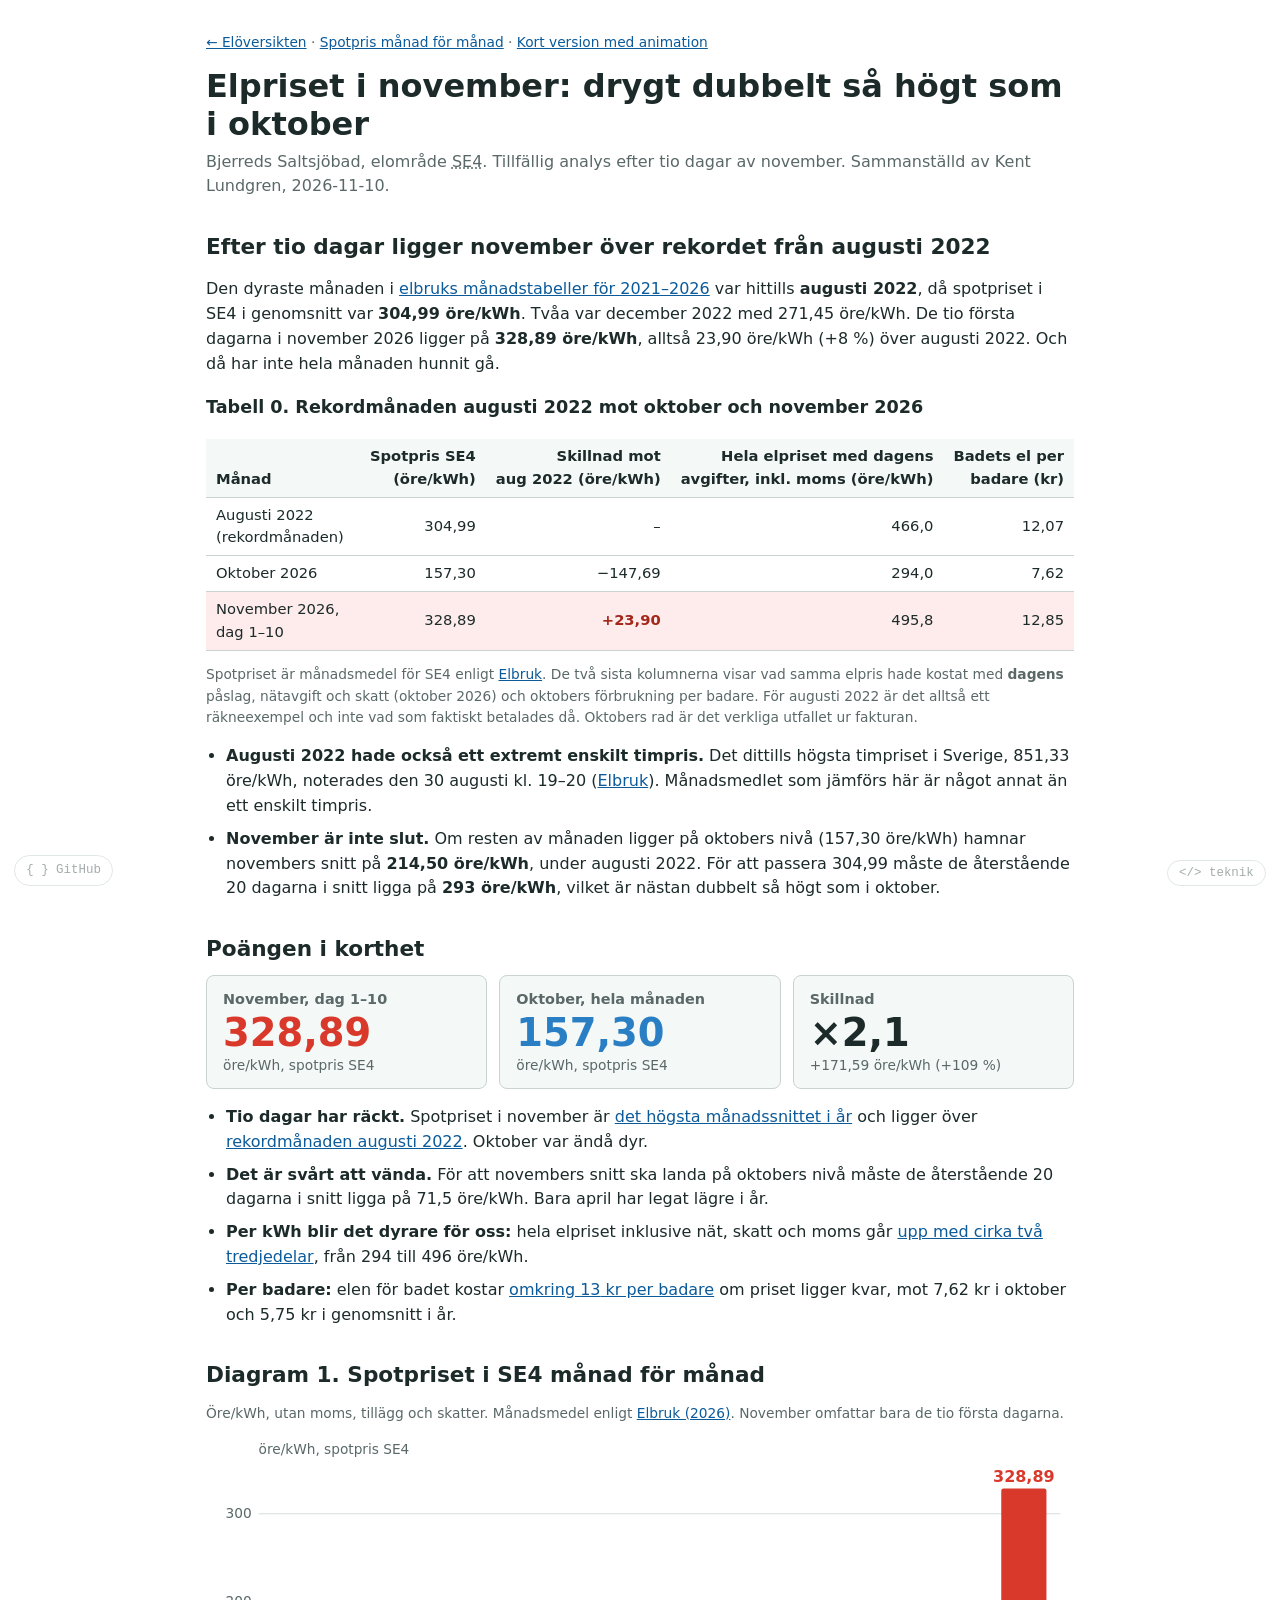
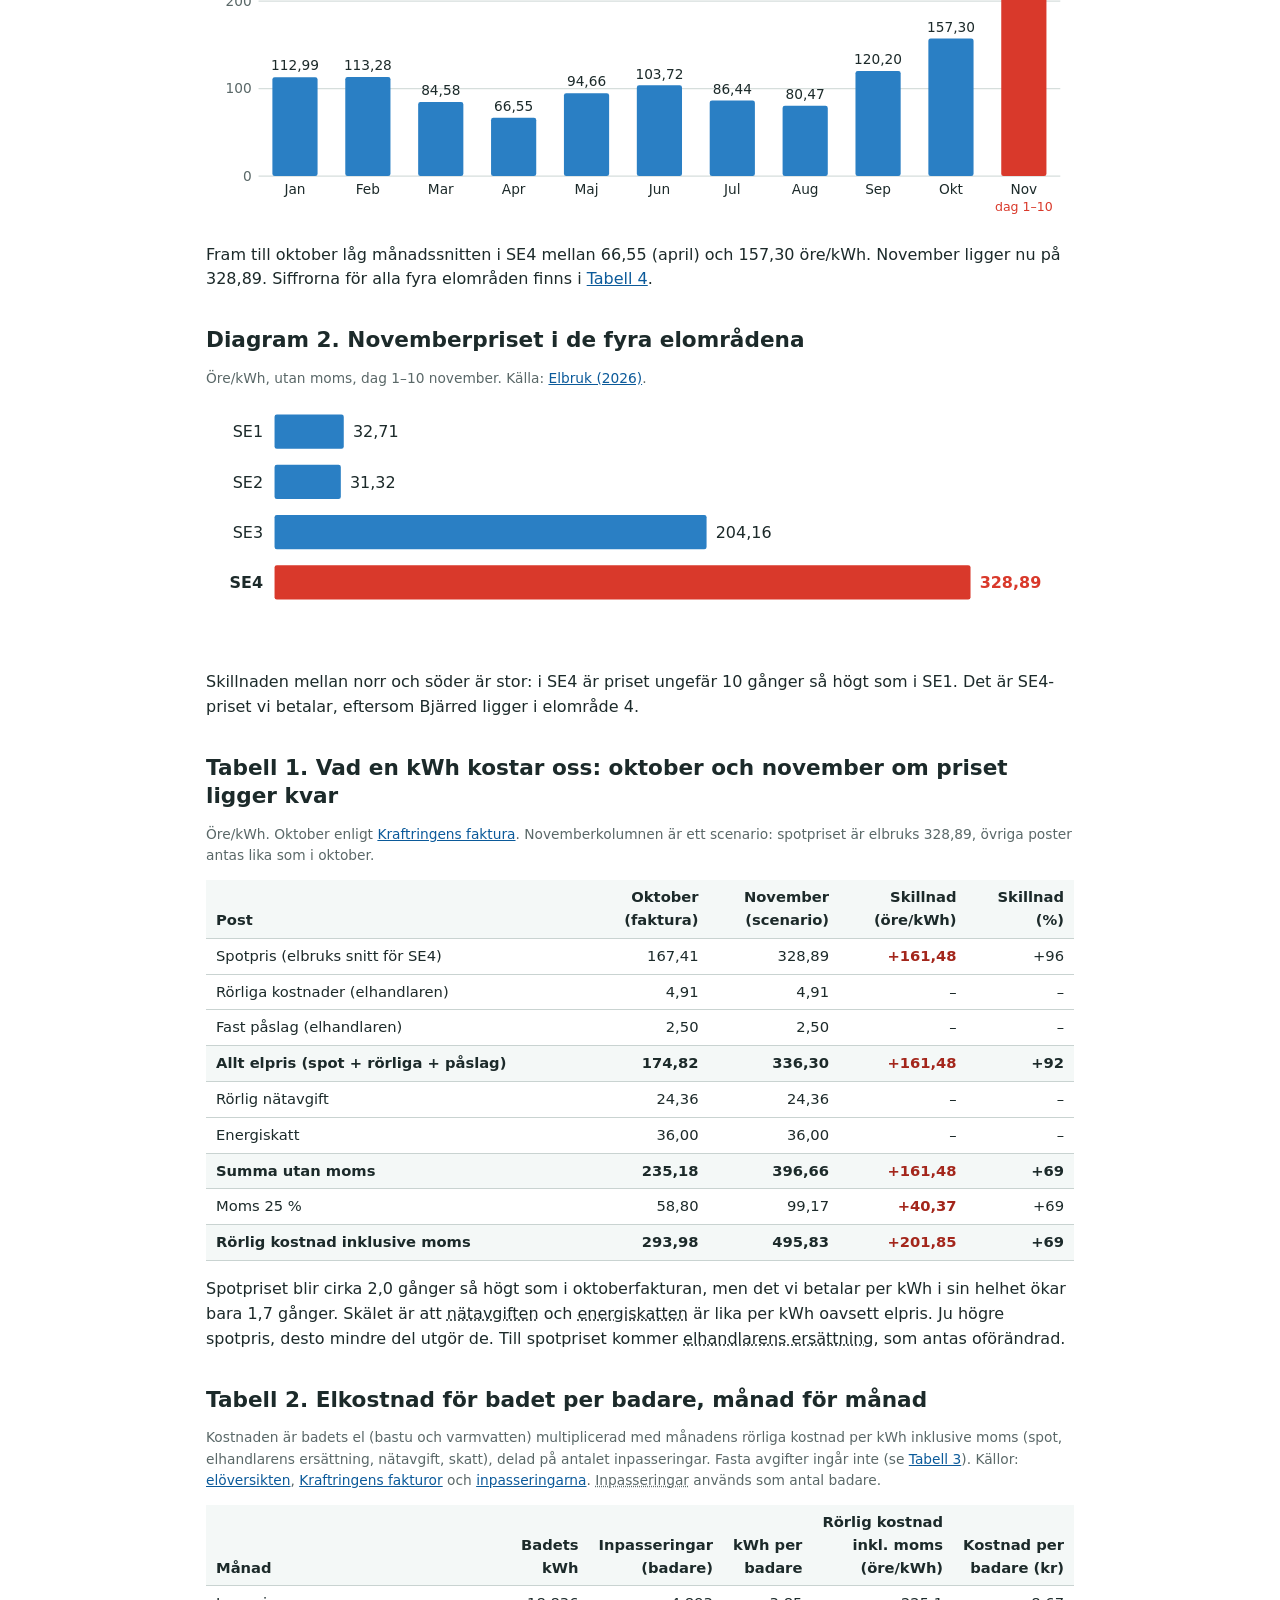
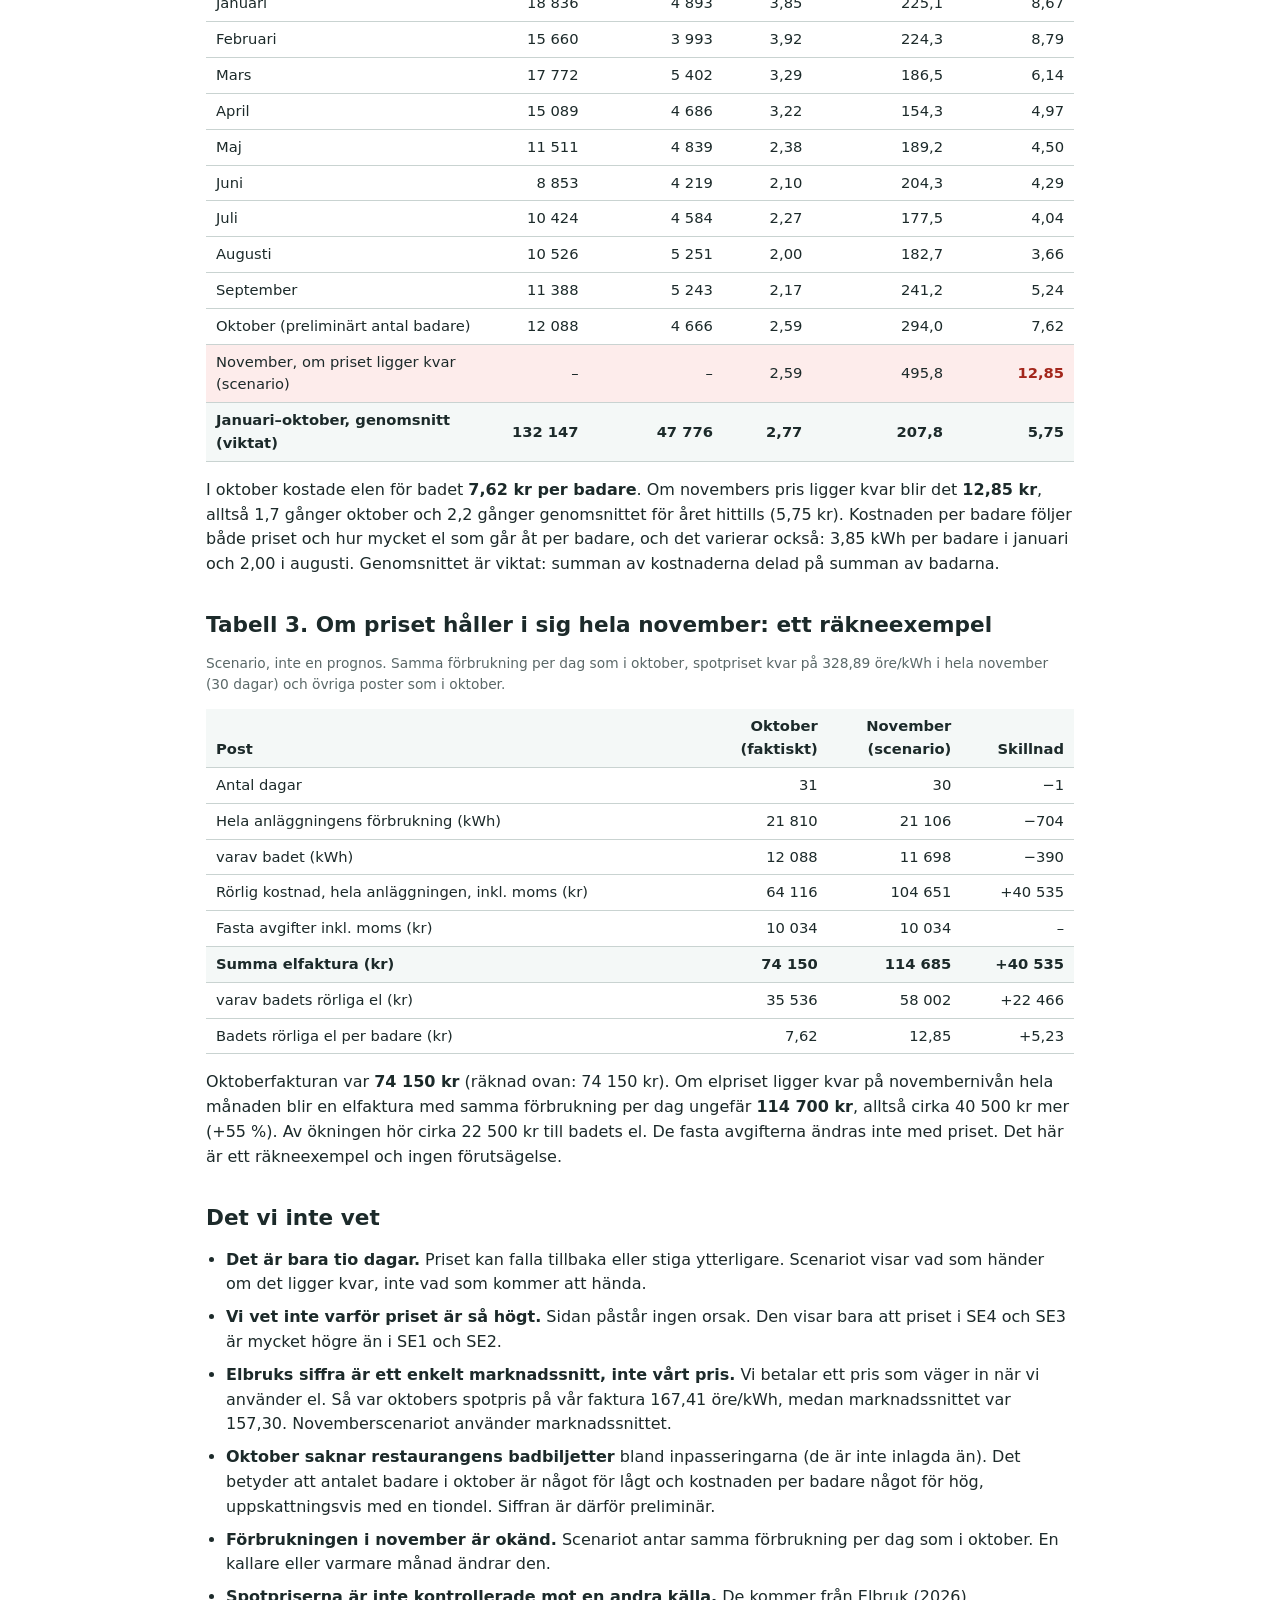
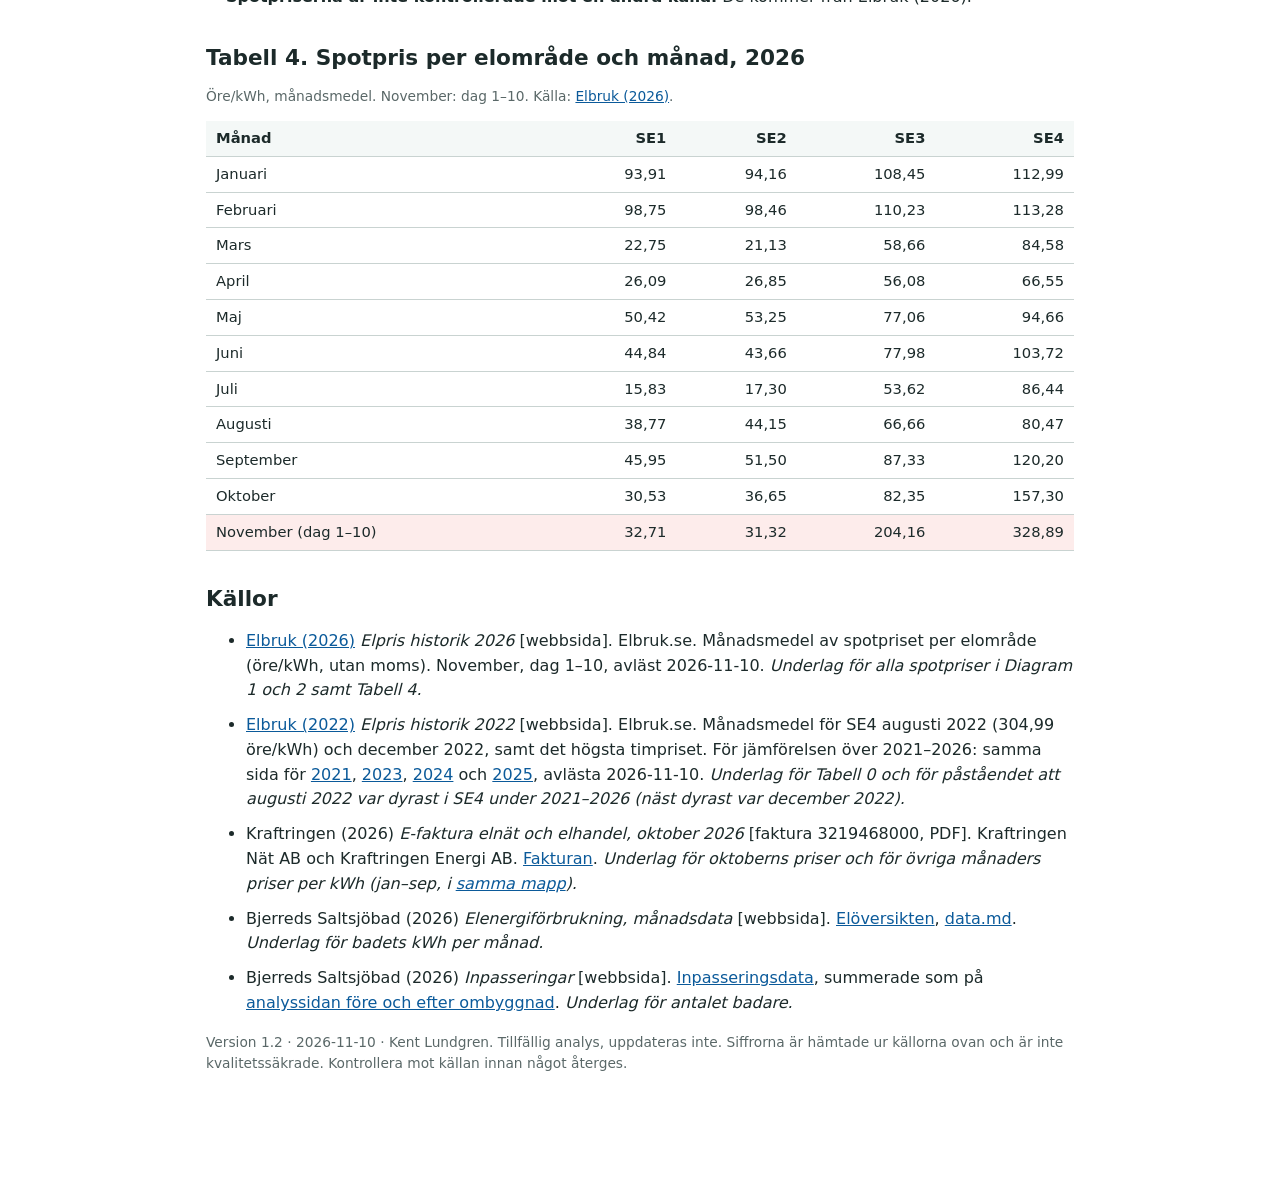
<file: Elpris_nov_2026/index.html>
<!DOCTYPE html>
<!--
  Elpris_nov_2026/index.html
  TILLFÄLLIG analys: spotpriset i SE4 de tio första dagarna i november 2026 (328,89 öre/kWh enligt elbruk.se) mot oktober (157,30),
  och vad det betyder i kronor, bland annat per badare. Skapad 2026-11-10 inför ett möte med badvärdarna. Uppdateras inte
  automatiskt: när november är slut ersätts den av den vanliga analysen (elöversikten och Spotpris-sidan).
  Rena HTML/CSS/JS-filer (elpris_nov.css, elpris_nov.js), inga bibliotek, ingen server.

  UPPDATERING 2026-11-10: Första versionen (1.0).
-->
<html lang="sv">
<head>
  <meta charset="UTF-8">
  <meta name="viewport" content="width=device-width, initial-scale=1.0">
  <title>Elpriset i november</title>
  <meta name="description" content="Spotpriset i SE4 de tio första dagarna i november är drygt dubbelt så högt som i oktober. Vad det betyder i kronor, bland annat per badare. Tillfällig analys.">
  <!-- Delningsinformation (Open Graph och Twitter Cards). Bilden byggs av bygg_og_bild_nov.py. Adresserna måste vara fullständiga. -->
  <meta property="og:type" content="website">
  <meta property="og:locale" content="sv_SE">
  <meta property="og:site_name" content="Bjerreds Saltsjöbad">
  <meta property="og:title" content="Elpriset i november: drygt dubbelt så högt som i oktober">
  <meta property="og:description" content="Tio dagar har räckt för att dra upp novembers spotpris i SE4 till 328,89 öre/kWh, mot 157,30 i oktober. Tillfällig analys, bland annat med kostnad per badare.">
  <meta property="og:url" content="https://kentlundgren.github.io/Bjerred-el/Elpris_nov_2026/">
  <meta property="og:image" content="https://kentlundgren.github.io/Bjerred-el/Elpris_nov_2026/og-elpris-nov.jpg">
  <meta property="og:image:width" content="1200">
  <meta property="og:image:height" content="630">
  <meta property="og:image:alt" content="Två staplar: spotpriset i SE4 var 157,30 öre/kWh i oktober och 328,89 öre/kWh hittills i november, drygt dubbelt så högt">
  <meta name="twitter:card" content="summary_large_image">
  <meta name="twitter:title" content="Elpriset i november: drygt dubbelt så högt som i oktober">
  <meta name="twitter:description" content="Tio dagar har räckt för att dra upp novembers spotpris i SE4 till 328,89 öre/kWh, mot 157,30 i oktober.">
  <meta name="twitter:image" content="https://kentlundgren.github.io/Bjerred-el/Elpris_nov_2026/og-elpris-nov.jpg">
  <link rel="stylesheet" href="elpris_nov.css">
</head>
<body>
<main>

  <header>
    <p class="liten"><a href="../index.html">← Elöversikten</a> · <a href="../Spotpris/spotpris.html">Spotpris månad för månad</a> · <a href="../Elpris_nov_2026_kort/">Kort version med animation</a></p>
    <h1 id="Start">Elpriset i november: drygt dubbelt så högt som i oktober</h1>
    <p class="under">Bjerreds Saltsjöbad, elområde <abbr class="ord" tabindex="0" data-forklaring="SE4 är elområdet som Skåne ligger i. Sverige är indelat i fyra elområden (SE1–SE4) med egna elpriser, eftersom överföringen mellan dem är begränsad.">SE4</abbr>. Tillfällig analys efter tio dagar av november. Sammanställd av Kent Lundgren, 2026-11-10.</p>
  </header>

  <section aria-labelledby="Rekord">
    <h2 id="Rekord">Efter tio dagar ligger november över rekordet från augusti 2022 <a class="ankare" href="#Rekord" aria-label="Länk till avsnittet">#</a></h2>
    <p>Den dyraste månaden i <a href="#ref-elbruk-aug22">elbruks månadstabeller för 2021–2026</a> var hittills <strong>augusti 2022</strong>, då spotpriset i SE4 i genomsnitt var <strong><span id="rek-aug">–</span> öre/kWh</strong>.
    Tvåa var december 2022 med <span id="rek-dec">–</span> öre/kWh. De tio första dagarna i november 2026 ligger på <strong><span id="rek-nov">–</span> öre/kWh</strong>, alltså <span id="rek-diff">–</span> öre/kWh (<span id="rek-pct">–</span> %) över augusti 2022.
    Och då har inte hela månaden hunnit gå.</p>
    <h3 id="Tabell0">Tabell 0. Rekordmånaden augusti 2022 mot oktober och november 2026 <a class="ankare" href="#Tabell0" aria-label="Länk till avsnittet">#</a></h3>
    <div class="tabell-wrap"><table id="tab0"><thead></thead><tbody></tbody></table></div>
    <p class="liten">Spotpriset är månadsmedel för SE4 enligt <a href="#ref-elbruk-aug22">Elbruk</a>. De två sista kolumnerna visar vad samma elpris hade kostat med <strong>dagens</strong> påslag, nätavgift och skatt (oktober 2026) och oktobers förbrukning per badare.
    För augusti 2022 är det alltså ett räkneexempel och inte vad som faktiskt betalades då. Oktobers rad är det verkliga utfallet ur fakturan.</p>
    <ul class="punkter">
      <li><strong>Augusti 2022 hade också ett extremt enskilt timpris.</strong> Det dittills högsta timpriset i Sverige, 851,33 öre/kWh, noterades den 30 augusti kl. 19–20 (<a href="#ref-elbruk-aug22">Elbruk</a>). Månadsmedlet som jämförs här är något annat än ett enskilt timpris.</li>
      <li><strong>November är inte slut.</strong> Om resten av månaden ligger på oktobers nivå (<span id="rek-okt">–</span> öre/kWh) hamnar novembers snitt på <strong><span id="rek-snitt">–</span></strong>, under augusti 2022. För att passera <span id="rek-aug2">–</span> måste de återstående 20 dagarna i snitt ligga på <strong><span id="rek-krav">–</span> öre/kWh</strong>, vilket är nästan dubbelt så högt som i oktober.</li>
    </ul>
  </section>

  <section aria-labelledby="Poangen">
    <h2 id="Poangen">Poängen i korthet <a class="ankare" href="#Poangen" aria-label="Länk till avsnittet">#</a></h2>
    <div class="kort-rad">
      <div class="kort"><p class="kort-rubrik">November, dag 1–10</p><p class="stortal rod">328,89</p><p class="enhet">öre/kWh, spotpris SE4</p></div>
      <div class="kort"><p class="kort-rubrik">Oktober, hela månaden</p><p class="stortal bla">157,30</p><p class="enhet">öre/kWh, spotpris SE4</p></div>
      <div class="kort"><p class="kort-rubrik">Skillnad</p><p class="stortal" id="kvot">–</p><p class="enhet" id="kvot-text">–</p></div>
    </div>
    <ul class="punkter">
      <li><strong>Tio dagar har räckt.</strong> Spotpriset i november är <a href="#Diagram1">det högsta månadssnittet i år</a> och ligger över <a href="#Rekord">rekordmånaden augusti 2022</a>. Oktober var ändå dyr.</li>
      <li><strong>Det är svårt att vända.</strong> För att novembers snitt ska landa på oktobers nivå måste de återstående 20 dagarna i snitt ligga på <span id="krav">–</span> öre/kWh. Bara april har legat lägre i år.</li>
      <li><strong>Per kWh blir det dyrare för oss:</strong> hela elpriset inklusive nät, skatt och moms går <a href="#Tabell1">upp med cirka två tredjedelar</a>, från <span id="rk-okt">–</span> till <span id="rk-nov">–</span> öre/kWh.</li>
      <li><strong>Per badare:</strong> elen för badet kostar <a href="#Tabell2">omkring <span id="pb-nov">–</span> kr per badare</a> om priset ligger kvar, mot <span id="pb-okt">–</span> kr i oktober och <span id="pb-snitt">–</span> kr i genomsnitt i år.</li>
    </ul>
  </section>

  <section aria-labelledby="Diagram1">
    <h2 id="Diagram1">Diagram 1. Spotpriset i SE4 månad för månad <a class="ankare" href="#Diagram1" aria-label="Länk till avsnittet">#</a></h2>
    <p class="liten">Öre/kWh, utan moms, tillägg och skatter. Månadsmedel enligt <a href="#ref-elbruk">Elbruk (2026)</a>. November omfattar bara de tio första dagarna.</p>
    <div id="diagram1" class="diagram" role="img" aria-label="Stapeldiagram: spotpriset i SE4 per månad januari till november 2026. November är högst, 328,89 öre/kWh."></div>
    <p>Fram till oktober låg månadssnitten i SE4 mellan 66,55 (april) och 157,30 öre/kWh. November ligger nu på 328,89. Siffrorna för alla fyra elområden finns i <a href="#Tabell4">Tabell 4</a>.</p>
  </section>

  <section aria-labelledby="Diagram2">
    <h2 id="Diagram2">Diagram 2. Novemberpriset i de fyra elområdena <a class="ankare" href="#Diagram2" aria-label="Länk till avsnittet">#</a></h2>
    <p class="liten">Öre/kWh, utan moms, dag 1–10 november. Källa: <a href="#ref-elbruk">Elbruk (2026)</a>.</p>
    <div id="diagram2" class="diagram" role="img" aria-label="Stapeldiagram: novemberpris per elområde. SE1 32,71, SE2 31,32, SE3 204,16, SE4 328,89 öre/kWh."></div>
    <p>Skillnaden mellan norr och söder är stor: i SE4 är priset ungefär <span id="x-norr">–</span> gånger så högt som i SE1. Det är SE4-priset vi betalar, eftersom Bjärred ligger i elområde 4.</p>
  </section>

  <section aria-labelledby="Tabell1">
    <h2 id="Tabell1">Tabell 1. Vad en kWh kostar oss: oktober och november om priset ligger kvar <a class="ankare" href="#Tabell1" aria-label="Länk till avsnittet">#</a></h2>
    <p class="liten">Öre/kWh. Oktober enligt <a href="#ref-faktura">Kraftringens faktura</a>. Novemberkolumnen är ett scenario: spotpriset är elbruks 328,89, övriga poster antas lika som i oktober.</p>
    <div class="tabell-wrap"><table id="tab1"><thead></thead><tbody></tbody></table></div>
    <p>Spotpriset blir cirka <span id="t1-spotx">–</span> gånger så högt som i oktoberfakturan, men det vi betalar per kWh i sin helhet ökar bara <span id="t1-totx">–</span> gånger. Skälet är att
    <abbr class="ord" tabindex="0" data-forklaring="Rörlig nätavgift: avgiften till Kraftringen Nät för transporten av elen, per kWh. Den beror på hur mycket el som används, inte på elpriset.">nätavgiften</abbr> och
    <abbr class="ord" tabindex="0" data-forklaring="Energiskatten är en skatt på el, 36,00 öre/kWh utan moms. Den är lika oavsett elpris.">energiskatten</abbr>
    är lika per kWh oavsett elpris. Ju högre spotpris, desto mindre del utgör de. Till spotpriset kommer
    <abbr class="ord" tabindex="0" data-forklaring="Rörliga kostnader och fast påslag är elhandlarens ersättning per kWh ovanpå spotpriset. Påslaget är 2,50 öre/kWh i oktober (1,70 före). Rörliga kostnader var 4,91 öre/kWh.">elhandlarens ersättning</abbr>, som antas oförändrad.</p>
  </section>

  <section aria-labelledby="Tabell2">
    <h2 id="Tabell2">Tabell 2. Elkostnad för badet per badare, månad för månad <a class="ankare" href="#Tabell2" aria-label="Länk till avsnittet">#</a></h2>
    <p class="liten">Kostnaden är badets el (bastu och varmvatten) multiplicerad med månadens rörliga kostnad per kWh inklusive moms (spot, elhandlarens ersättning, nätavgift, skatt), delad på antalet inpasseringar.
    Fasta avgifter ingår inte (se <a href="#Tabell3">Tabell 3</a>). Källor: <a href="#ref-elöversikt">elöversikten</a>, <a href="#ref-faktura">Kraftringens fakturor</a> och <a href="#ref-inpass">inpasseringarna</a>.
    <abbr class="ord" tabindex="0" data-forklaring="Inpassering: en registrerad passage in i badet. Summan av medlemmarnas armband och Wonder-kort, engångsbadare och Swish-biljetter, samt restaurangens badbiljetter där de är inlagda.">Inpasseringar</abbr> används som antal badare.</p>
    <div class="tabell-wrap"><table id="tab2"><thead></thead><tbody></tbody><tfoot></tfoot></table></div>
    <p id="pb-text"></p>
  </section>

  <section aria-labelledby="Tabell3">
    <h2 id="Tabell3">Tabell 3. Om priset håller i sig hela november: ett räkneexempel <a class="ankare" href="#Tabell3" aria-label="Länk till avsnittet">#</a></h2>
    <p class="liten">Scenario, inte en prognos. Samma förbrukning per dag som i oktober, spotpriset kvar på 328,89 öre/kWh i hela november (30 dagar) och övriga poster som i oktober.</p>
    <div class="tabell-wrap"><table id="tab3"><thead></thead><tbody></tbody></table></div>
    <p id="t3-text"></p>
  </section>

  <section aria-labelledby="Okant">
    <h2 id="Okant">Det vi inte vet <a class="ankare" href="#Okant" aria-label="Länk till avsnittet">#</a></h2>
    <ul class="punkter">
      <li><strong>Det är bara tio dagar.</strong> Priset kan falla tillbaka eller stiga ytterligare. Scenariot visar vad som händer om det ligger kvar, inte vad som kommer att hända.</li>
      <li><strong>Vi vet inte varför priset är så högt.</strong> Sidan påstår ingen orsak. Den visar bara att priset i SE4 och SE3 är mycket högre än i SE1 och SE2.</li>
      <li><strong>Elbruks siffra är ett enkelt marknadssnitt, inte vårt pris.</strong> Vi betalar ett pris som väger in när vi använder el. Så var oktobers spotpris på vår faktura 167,41 öre/kWh, medan marknadssnittet var 157,30. Novemberscenariot använder marknadssnittet.</li>
      <li><strong>Oktober saknar restaurangens badbiljetter</strong> bland inpasseringarna (de är inte inlagda än). Det betyder att antalet badare i oktober är något för lågt och kostnaden per badare något för hög, uppskattningsvis med en tiondel. Siffran är därför preliminär.</li>
      <li><strong>Förbrukningen i november är okänd.</strong> Scenariot antar samma förbrukning per dag som i oktober. En kallare eller varmare månad ändrar den.</li>
      <li><strong>Spotpriserna är inte kontrollerade mot en andra källa.</strong> De kommer från Elbruk (2026).</li>
    </ul>
  </section>

  <section aria-labelledby="Tabell4">
    <h2 id="Tabell4">Tabell 4. Spotpris per elområde och månad, 2026 <a class="ankare" href="#Tabell4" aria-label="Länk till avsnittet">#</a></h2>
    <p class="liten">Öre/kWh, månadsmedel. November: dag 1–10. Källa: <a href="#ref-elbruk">Elbruk (2026)</a>.</p>
    <div class="tabell-wrap"><table id="tab4"><thead></thead><tbody></tbody></table></div>
  </section>

  <section aria-labelledby="Kallor">
    <h2 id="Kallor">Källor <a class="ankare" href="#Kallor" aria-label="Länk till avsnittet">#</a></h2>
    <ul class="kallor">
      <li id="ref-elbruk"><a href="https://www.elbruk.se/elpris-historik-2026" target="_blank" rel="noopener">Elbruk (2026)</a> <em>Elpris historik 2026</em> [webbsida]. Elbruk.se. Månadsmedel av spotpriset per elområde (öre/kWh, utan moms). November, dag 1–10, avläst 2026-11-10.
        <em>Underlag för alla spotpriser i Diagram 1 och 2 samt Tabell 4.</em></li>
      <li id="ref-elbruk-aug22"><a href="https://www.elbruk.se/elpris-historik-2022" target="_blank" rel="noopener">Elbruk (2022)</a> <em>Elpris historik 2022</em> [webbsida]. Elbruk.se. Månadsmedel för SE4 augusti 2022 (304,99 öre/kWh) och december 2022, samt det högsta timpriset.
        För jämförelsen över 2021–2026: samma sida för <a href="https://www.elbruk.se/elpris-historik-2021" target="_blank" rel="noopener">2021</a>, <a href="https://www.elbruk.se/elpris-historik-2023" target="_blank" rel="noopener">2023</a>,
        <a href="https://www.elbruk.se/elpris-historik-2024" target="_blank" rel="noopener">2024</a> och <a href="https://www.elbruk.se/elpris-historik-2025" target="_blank" rel="noopener">2025</a>, avlästa 2026-11-10.
        <em>Underlag för Tabell 0 och för påståendet att augusti 2022 var dyrast i SE4 under 2021–2026 (näst dyrast var december 2022).</em></li>
      <li id="ref-faktura">Kraftringen (2026) <em>E-faktura elnät och elhandel, oktober 2026</em> [faktura 3219468000, PDF]. Kraftringen Nät AB och Kraftringen Energi AB.
        <a href="https://github.com/kentlundgren/Bjerred-el/blob/main/Kraftringen/Fakturor/202610_Kraftringen_Oktober_2026_3219468000.pdf" target="_blank" rel="noopener">Fakturan</a>.
        <em>Underlag för oktoberns priser och för övriga månaders priser per kWh (jan–sep, i <a href="https://github.com/kentlundgren/Bjerred-el/tree/main/Kraftringen/Fakturor" target="_blank" rel="noopener">samma mapp</a>).</em></li>
      <li id="ref-elöversikt">Bjerreds Saltsjöbad (2026) <em>Elenergiförbrukning, månadsdata</em> [webbsida]. <a href="../index.html">Elöversikten</a>, <a href="https://github.com/kentlundgren/Bjerred-el/blob/main/data.md" target="_blank" rel="noopener">data.md</a>.
        <em>Underlag för badets kWh per månad.</em></li>
      <li id="ref-inpass">Bjerreds Saltsjöbad (2026) <em>Inpasseringar</em> [webbsida]. <a href="https://kentlundgren.github.io/foreningar/BjerredsSaltsjobad/inpasseringar/" target="_blank" rel="noopener">Inpasseringsdata</a>,
        summerade som på <a href="../fore_och_efter_ombyggnad.html">analyssidan före och efter ombyggnad</a>. <em>Underlag för antalet badare.</em></li>
    </ul>
  </section>

  <footer>
    <p class="liten">Version <span id="version">–</span> · <span id="versionsdatum">–</span> · Kent Lundgren. Tillfällig analys, uppdateras inte. Siffrorna är hämtade ur källorna ovan och är inte kvalitetssäkrade. Kontrollera mot källan innan något återges.</p>
  </footer>
</main>

<!-- Hörnparet: GitHub nere till vänster och teknik nere till höger -->
<a class="corner corner-left" href="https://github.com/kentlundgren/Bjerred-el/tree/main/Elpris_nov_2026" target="_blank" rel="noopener">{ } GitHub</a>
<button type="button" class="corner corner-right" id="techBtn" aria-label="Tekniköversikt">&lt;/&gt; teknik</button>

<div class="modal-overlay" id="techModal">
  <div class="modal" role="dialog" aria-modal="true" aria-labelledby="techTitel">
    <button type="button" class="modal-close" id="techClose" aria-label="Stäng">&times;</button>
    <h2 id="techTitel">Hur den här sidan är byggd</h2>
    <p>Två delar: tekniken i sidan och metoden bakom siffrorna.</p>

    <h3 class="tech-section-title">Tekniken</h3>
    <div class="tech-grid">
      <div class="tech-card"><h3>Vanlig HTML, CSS och JavaScript</h3><p>Tre filer, <code>index.html</code>, <code>elpris_nov.css</code> och <code>elpris_nov.js</code>. Inga bibliotek och inget byggsteg.</p></div>
      <div class="tech-card"><h3>Diagrammen ritas av koden</h3><p>Båda diagrammen är SVG som skapas i <code>elpris_nov.js</code> ur siffrorna i filen. Pekar man på en stapel visas värdet.</p></div>
      <div class="tech-card"><h3>Tabellerna räknas i webbläsaren</h3><p>Tabell 1–3 beräknas ur indata (priser, kWh, inpasseringar) när sidan öppnas. Ändras en siffra i filen ändras tabellerna och texterna som visar dem.</p></div>
      <div class="tech-card"><h3>Ingen data skickas</h3><p>Sidan pratar inte med någon server och sparar ingenting hos besökaren.</p></div>
      <div class="tech-card"><h3>Delningsbilden</h3><p>Bilden <code>og-elpris-nov.jpg</code> (1200×630) byggs av <code>bygg_og_bild_nov.py</code> med Pillow. Den visar bara de två nyckeltalen, 157,30 och 328,89.</p></div>
    </div>

    <h3 class="tech-section-title">Metoden</h3>
    <div class="tech-grid">
      <div class="tech-card"><h3>Tillfällig på riktigt</h3><p>Sidan gjordes 2026-11-10, efter tio dagar av november, inför ett möte med badvärdarna. Den uppdateras inte. Den vanliga analysen kommer när fakturan för november finns.</p></div>
      <div class="tech-card"><h3>Så räknas kostnaden per badare</h3><p>Badets kWh × månadens rörliga kostnad per kWh inklusive moms (spot, elhandlarens ersättning, nätavgift och energiskatt, alla ur Kraftringens faktura), delat på antalet inpasseringar. Fasta avgifter ingår inte.</p></div>
      <div class="tech-card"><h3>Vad som är scenario</h3><p>Allt som gäller hela november är ett räkneexempel med oktobers förbrukning och elbruks tio-dagarspris. Det är inte en prognos.</p></div>
      <div class="tech-card"><h3>Inte kontrollerat</h3><p>Spotpriserna kommer från en enda källa (Elbruk) och har inte jämförts med en andra. Oktobers antal badare saknar restaurangens badbiljetter.</p></div>
    </div>
  </div>
</div>

<script src="elpris_nov.js"></script>
</body>
</html>
</file>
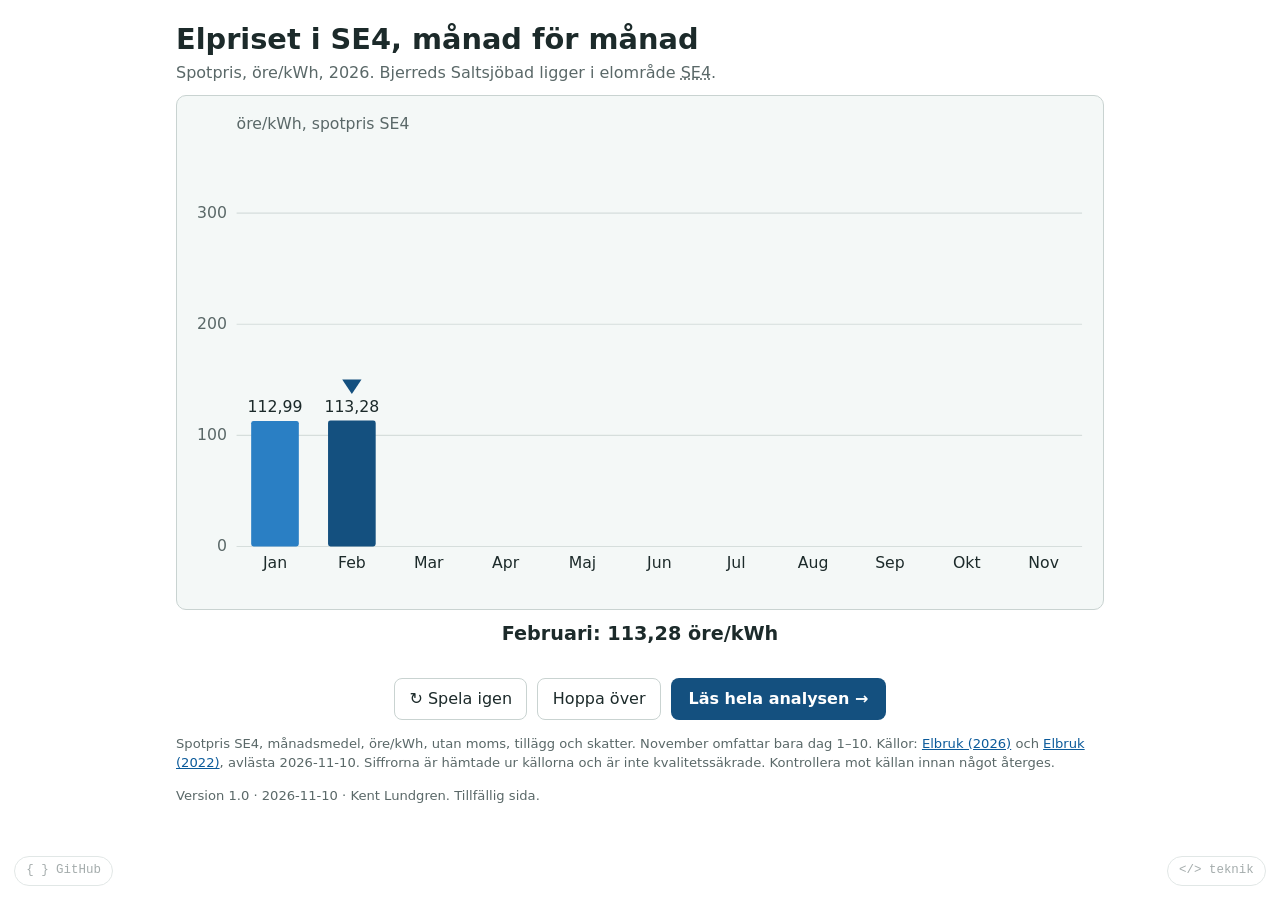
<file: Elpris_nov_2026_kort/index.html>
<!DOCTYPE html>
<!--
  Elpris_nov_2026_kort/index.html
  KORT, animerad version av Elpris_nov_2026/: ett diagram som pekar ut januari–oktober en månad i taget, ritar in rekordet från
  augusti 2022 och låter novemberstapeln (dag 1–10) slå igenom. Länkar vidare till den längre analysen.
  TILLFÄLLIG, skapad 2026-11-10. Rena HTML/CSS/JS-filer (elpris_nov_kort.css, elpris_nov_kort.js), inga bibliotek, ingen server.

  UPPDATERING 2026-11-10: Första versionen (1.0).
-->
<html lang="sv">
<head>
  <meta charset="UTF-8">
  <meta name="viewport" content="width=device-width, initial-scale=1.0">
  <title>Elpriset i november, kort</title>
  <meta name="description" content="Spotpriset i SE4 månad för månad 2026, och sedan november: 328,89 öre/kWh redan efter tio dagar, över rekordet från augusti 2022.">
  <!-- Delningsinformation (Open Graph och Twitter Cards). Bilden är slutläget av diagrammet och byggs av bygg_og_bild_nov_kort.py. -->
  <meta property="og:type" content="website">
  <meta property="og:locale" content="sv_SE">
  <meta property="og:site_name" content="Bjerreds Saltsjöbad">
  <meta property="og:title" content="Elpriset i november: rekordhögt efter tio dagar">
  <meta property="og:description" content="Se hur spotpriset i SE4 stiger månad för månad, och sedan november: 328,89 öre/kWh redan efter tio dagar, mot 157,30 i oktober.">
  <meta property="og:url" content="https://kentlundgren.github.io/Bjerred-el/Elpris_nov_2026_kort/">
  <meta property="og:image" content="https://kentlundgren.github.io/Bjerred-el/Elpris_nov_2026_kort/og-elpris-nov-kort.jpg">
  <meta property="og:image:width" content="1200">
  <meta property="og:image:height" content="630">
  <meta property="og:image:alt" content="Stapeldiagram över spotpriset i SE4 januari till november 2026. November, dag 1–10, är 328,89 öre/kWh och ligger över rekordlinjen för augusti 2022 på 304,99. Texten Rekordhögt, redan efter tio dagar">
  <meta name="twitter:card" content="summary_large_image">
  <meta name="twitter:title" content="Elpriset i november: rekordhögt efter tio dagar">
  <meta name="twitter:description" content="Spotpriset i SE4 månad för månad, och sedan november: 328,89 öre/kWh redan efter tio dagar.">
  <meta name="twitter:image" content="https://kentlundgren.github.io/Bjerred-el/Elpris_nov_2026_kort/og-elpris-nov-kort.jpg">
  <link rel="stylesheet" href="elpris_nov_kort.css">
</head>
<body>
<main>
  <header>
    <h1 id="Start">Elpriset i SE4, månad för månad</h1>
    <p class="under">Spotpris, öre/kWh, 2026. Bjerreds Saltsjöbad ligger i elområde <abbr class="ord" tabindex="0" data-forklaring="SE4 är elområdet som Skåne ligger i. Sverige är indelat i fyra elområden (SE1–SE4) med egna elpriser.">SE4</abbr>.</p>
  </header>

  <section aria-labelledby="Diagram">
    <h2 id="Diagram" class="dold">Diagram. Spotpriset i SE4 månad för månad</h2>
    <div id="scen" class="scen-ram">
      <div id="flash" class="flash" aria-hidden="true"></div>
      <div id="diagram" class="diagram" role="img" aria-label="Animerat stapeldiagram: spotpriset i SE4 per månad januari till oktober 2026 ligger mellan 66,55 och 157,30 öre/kWh. November, dag 1–10, är 328,89 öre/kWh, högre än rekordmånaden augusti 2022 med 304,99."></div>
      <div id="stortal" class="stortal" aria-hidden="true"><span class="stortal-tal" id="stortal-tal">0</span><span class="stortal-enhet">öre/kWh</span></div>
    </div>
    <p id="rubrik-dyn" class="rubrik-dyn" aria-live="polite">&nbsp;</p>
    <div class="knappar">
      <button type="button" id="spela-igen">↻ Spela igen</button>
      <button type="button" id="hoppa">Hoppa över</button>
      <a class="lank-stor" href="../Elpris_nov_2026/">Läs hela analysen →</a>
    </div>
    <noscript><p class="notis">Diagrammet kräver JavaScript. Hela analysen finns på <a href="../Elpris_nov_2026/">den längre sidan</a>: spotpriset i november (dag 1–10) är 328,89 öre/kWh mot 157,30 i oktober.</p></noscript>
  </section>

  <footer>
    <p class="liten">Spotpris SE4, månadsmedel, öre/kWh, utan moms, tillägg och skatter. November omfattar bara dag 1–10. Källor:
      <a href="https://www.elbruk.se/elpris-historik-2026" target="_blank" rel="noopener">Elbruk (2026)</a> och
      <a href="https://www.elbruk.se/elpris-historik-2022" target="_blank" rel="noopener">Elbruk (2022)</a>, avlästa 2026-11-10. Siffrorna är hämtade ur källorna och är inte kvalitetssäkrade. Kontrollera mot källan innan något återges.</p>
    <p class="liten">Version <span id="version">–</span> · <span id="versionsdatum">–</span> · Kent Lundgren. Tillfällig sida.</p>
  </footer>
</main>

<a class="corner corner-left" href="https://github.com/kentlundgren/Bjerred-el/tree/main/Elpris_nov_2026_kort" target="_blank" rel="noopener">{ } GitHub</a>
<button type="button" class="corner corner-right" id="techBtn" aria-label="Tekniköversikt">&lt;/&gt; teknik</button>

<div class="modal-overlay" id="techModal">
  <div class="modal" role="dialog" aria-modal="true" aria-labelledby="techTitel">
    <button type="button" class="modal-close" id="techClose" aria-label="Stäng">&times;</button>
    <h2 id="techTitel">Hur den här sidan är byggd</h2>
    <p>Två delar: tekniken i animationen och metoden bakom siffrorna.</p>
    <h3 class="tech-section-title">Tekniken</h3>
    <div class="tech-grid">
      <div class="tech-card"><h3>Vanlig HTML, CSS och JavaScript</h3><p>Tre filer, <code>index.html</code>, <code>elpris_nov_kort.css</code> och <code>elpris_nov_kort.js</code>. Inga bibliotek och inget byggsteg.</p></div>
      <div class="tech-card"><h3>Diagrammet är SVG</h3><p>Staplarna ritas av koden och växer med CSS-övergångar (<code>transform: scaleY</code>). Novemberstapeln har en egen övergång som slår över toppen.</p></div>
      <div class="tech-card"><h3>Tidslinje i JavaScript</h3><p>En async-funktion kör stegen i ordning: en månad i taget, rekordlinjen, sedan november. "Spela igen" avbryter och startar om, och "Hoppa över" visar slutläget direkt.</p></div>
      <div class="tech-card"><h3>Hänsyn till rörelsekänslighet</h3><p>Om webbläsaren är inställd på minskad rörelse (<code>prefers-reduced-motion</code>) visas slutläget direkt, utan animation.</p></div>
      <div class="tech-card"><h3>Ingen data skickas</h3><p>Sidan pratar inte med någon server och sparar ingenting hos besökaren.</p></div>
      <div class="tech-card"><h3>Delningsbilden</h3><p>Bilden <code>og-elpris-nov-kort.jpg</code> (1200×630) är diagrammets slutläge. Den byggs av <code>bygg_og_bild_nov_kort.py</code> med Pillow.</p></div>
    </div>
    <h3 class="tech-section-title">Metoden</h3>
    <div class="tech-grid">
      <div class="tech-card"><h3>Kort version av en längre analys</h3><p>Siffrorna är desamma som på <a href="../Elpris_nov_2026/">den längre sidan</a>: månadsmedel för SE4 från Elbruk. Där finns kostnad per kWh, per badare och räkneexempel.</p></div>
      <div class="tech-card"><h3>Tillfällig och ofullständig</h3><p>November omfattar bara tio dagar (2026-11-10). Rekordlinjen är augusti 2022 (304,99 öre/kWh), dyrast i Elbruks tabeller för 2021–2026.</p></div>
      <div class="tech-card"><h3>Inte kontrollerat</h3><p>Spotpriserna kommer från en enda källa och har inte jämförts med en andra.</p></div>
    </div>
  </div>
</div>

<script src="elpris_nov_kort.js"></script>
</body>
</html>
</file>
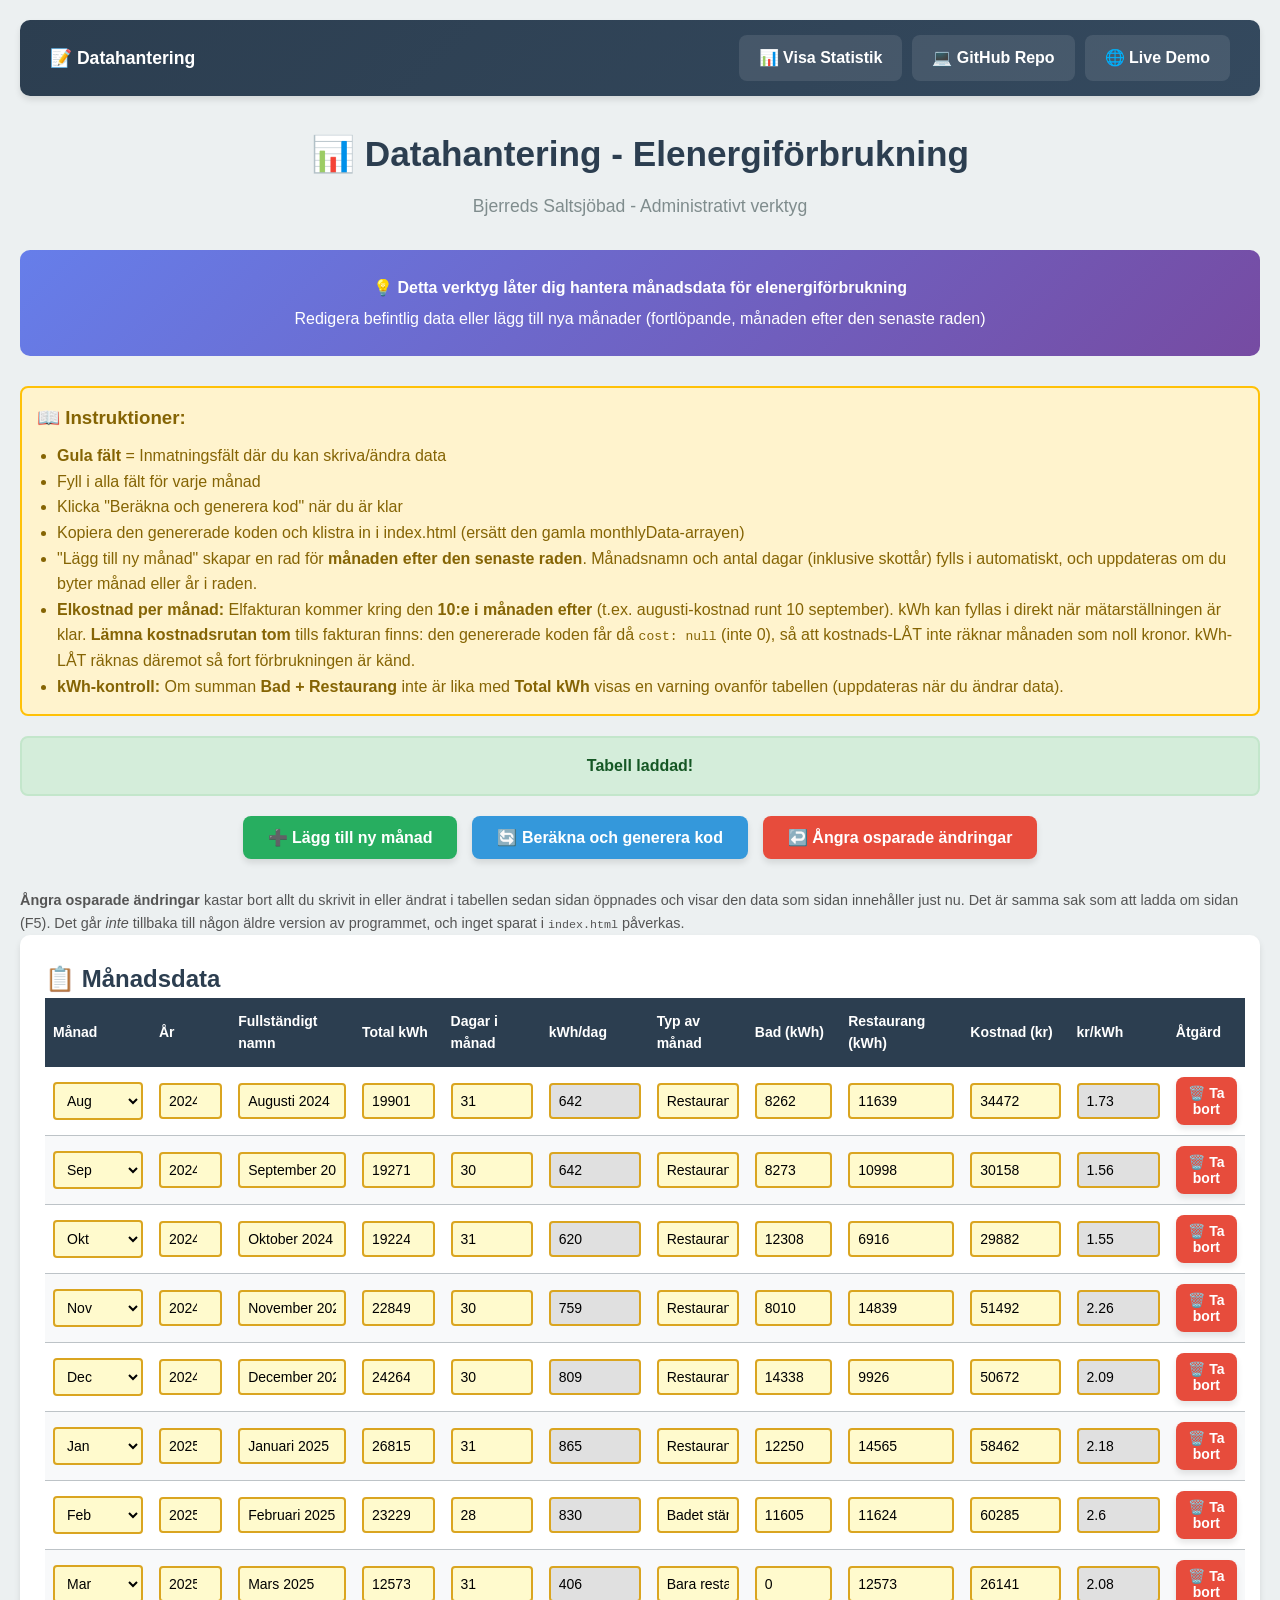
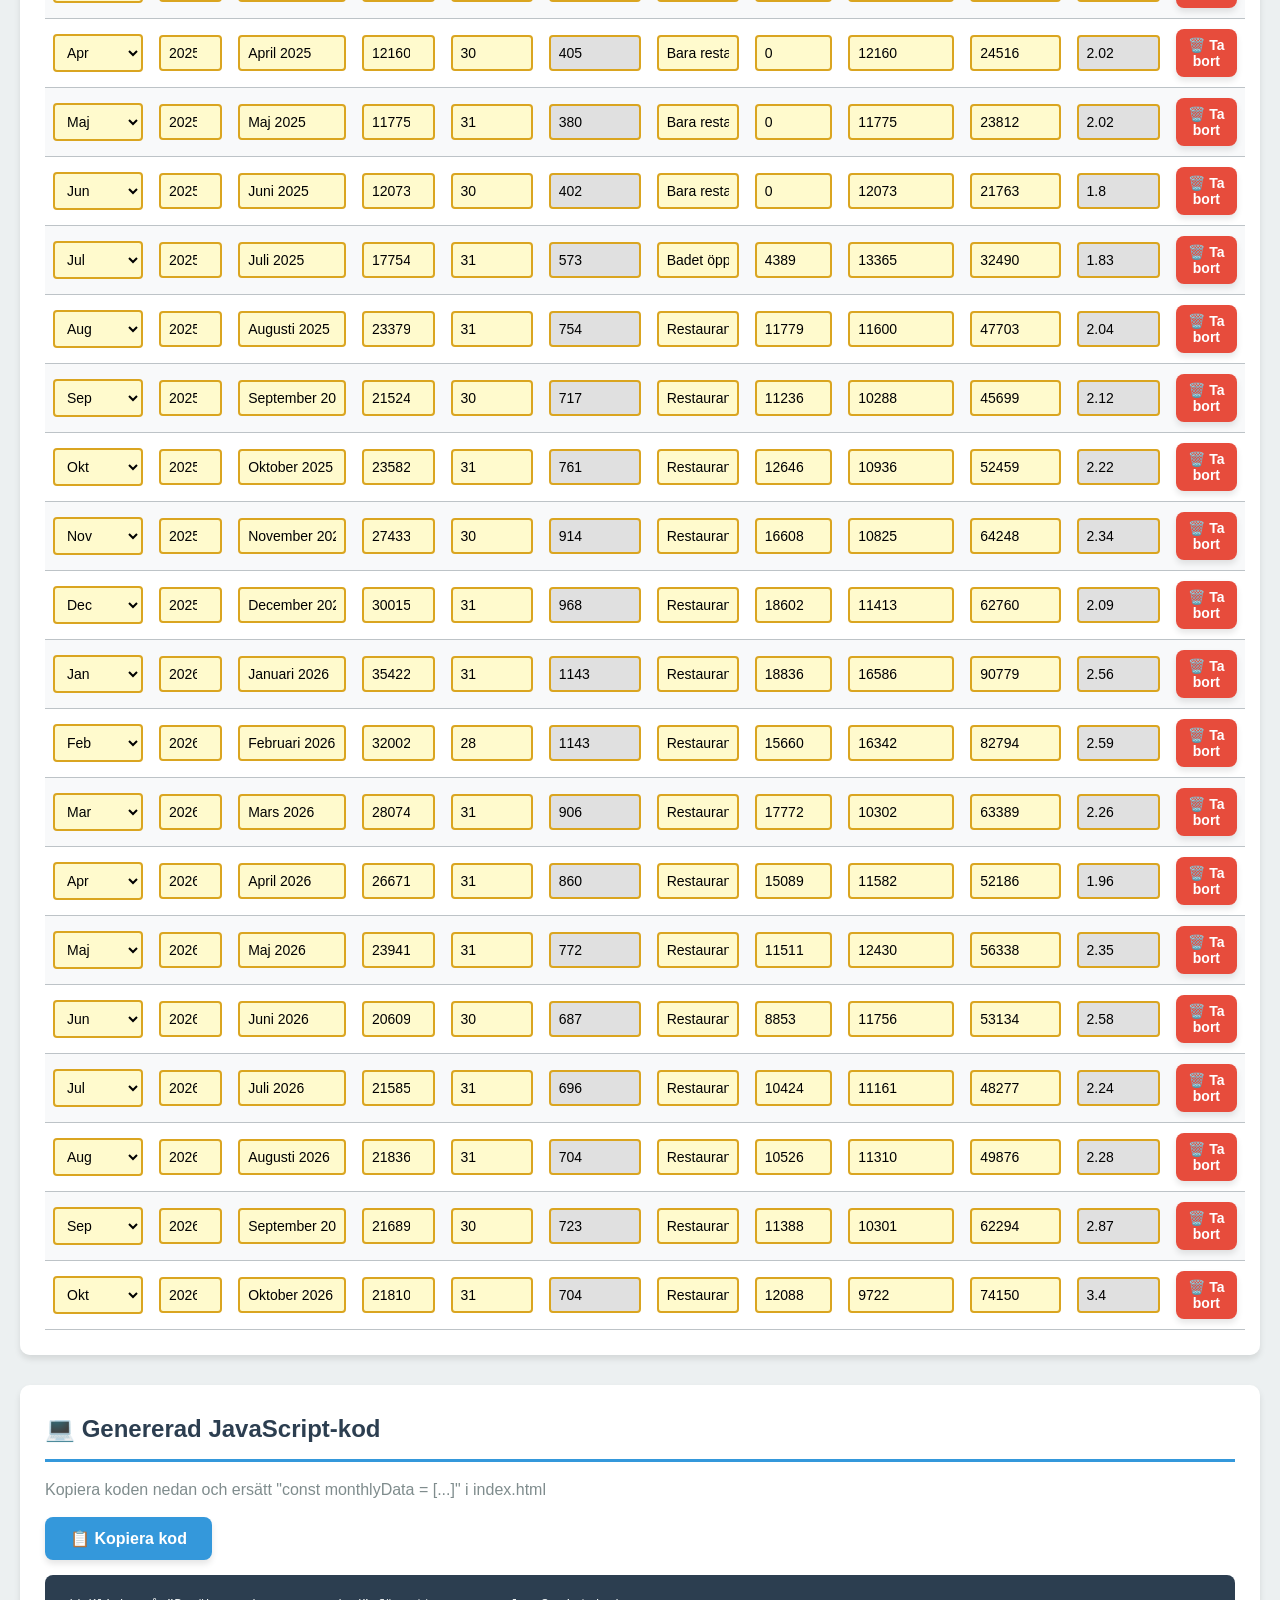
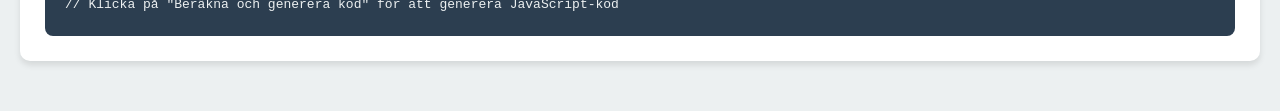
<file: data.html>
<!DOCTYPE html>
<html lang="sv">
<head>
    <meta charset="UTF-8">
    <meta name="viewport" content="width=device-width, initial-scale=1.0">
    <title>Datahantering - Elenergiförbrukning Bjerreds Saltsjöbad</title>
    <style>
        /* CSS-variabler för konsekvent färgtema */
        :root {
            --primary-color: #2c3e50;
            --secondary-color: #3498db;
            --accent-color: #e74c3c;
            --background-color: #ecf0f1;
            --card-background: #ffffff;
            --text-color: #2c3e50;
            --border-color: #bdc3c7;
            --input-bg: #fffacd; /* Gul bakgrund för inmatningsfält enligt användarens regel */
        }

        /* Grundläggande styling */
        * {
            margin: 0;
            padding: 0;
            box-sizing: border-box;
        }

        body {
            font-family: 'Segoe UI', Tahoma, Geneva, Verdana, sans-serif;
            background-color: var(--background-color);
            color: var(--text-color);
            padding: 20px;
            line-height: 1.6;
        }

        .container {
            max-width: 1600px;
            margin: 0 auto;
        }

        /* Huvudrubrik */
        h1 {
            text-align: center;
            color: var(--primary-color);
            margin-bottom: 10px;
            font-size: 2.2em;
        }

        .subtitle {
            text-align: center;
            color: #7f8c8d;
            margin-bottom: 30px;
            font-size: 1.1em;
        }

        /* Infobox */
        .info-box {
            background: linear-gradient(135deg, #667eea 0%, #764ba2 100%);
            color: white;
            padding: 20px;
            border-radius: 10px;
            margin-bottom: 30px;
            text-align: center;
        }

        .info-box p {
            margin: 5px 0;
        }

        /* Knappar */
        .button-container {
            display: flex;
            gap: 15px;
            justify-content: center;
            margin-bottom: 30px;
            flex-wrap: wrap;
        }

        button {
            background-color: var(--secondary-color);
            color: white;
            border: none;
            padding: 12px 25px;
            border-radius: 8px;
            cursor: pointer;
            font-size: 16px;
            font-weight: 600;
            transition: all 0.3s ease;
            box-shadow: 0 4px 6px rgba(0,0,0,0.1);
        }

        button:hover {
            background-color: #2980b9;
            transform: translateY(-2px);
            box-shadow: 0 6px 10px rgba(0,0,0,0.2);
        }

        button.success {
            background-color: #27ae60;
        }

        button.success:hover {
            background-color: #229954;
        }

        button.danger {
            background-color: var(--accent-color);
        }

        button.danger:hover {
            background-color: #c0392b;
        }

        /* Tabellcontainer */
        .table-container {
            background: var(--card-background);
            padding: 25px;
            border-radius: 10px;
            box-shadow: 0 4px 6px rgba(0,0,0,0.1);
            overflow-x: auto;
            margin-bottom: 30px;
        }

        /* Tabellstyling */
        table {
            width: 100%;
            border-collapse: collapse;
            min-width: 1200px;
        }

        th {
            background-color: var(--primary-color);
            color: white;
            font-weight: 600;
            padding: 12px 8px;
            text-align: left;
            position: sticky;
            top: 0;
            z-index: 10;
            font-size: 14px;
        }

        td {
            padding: 10px 8px;
            border-bottom: 1px solid var(--border-color);
        }

        /* VIKTIGT: Gul bakgrund för alla inmatningsfält enligt användarens regel 18 */
        input[type="text"],
        input[type="number"],
        select {
            background-color: var(--input-bg); /* Gul bakgrund */
            border: 2px solid #daa520;
            padding: 8px;
            border-radius: 4px;
            width: 100%;
            font-size: 14px;
            transition: border-color 0.3s;
        }

        input[type="text"]:focus,
        input[type="number"]:focus,
        select:focus {
            outline: none;
            border-color: var(--secondary-color);
            background-color: #ffffe0; /* Ljusare gul vid fokus */
        }

        /* Små inputfält för numeriska värden */
        .small-input {
            width: 90px;
        }

        .medium-input {
            width: 120px;
        }

        /* Alternerande radfärger */
        tbody tr:nth-child(even) {
            background-color: #f8f9fa;
        }

        tbody tr:hover {
            background-color: #e8f4f8;
        }

        /* Output-sektion för genererad kod */
        .output-section {
            background: var(--card-background);
            padding: 25px;
            border-radius: 10px;
            box-shadow: 0 4px 6px rgba(0,0,0,0.1);
            margin-bottom: 30px;
        }

        .output-section h2 {
            color: var(--primary-color);
            margin-bottom: 15px;
            border-bottom: 3px solid var(--secondary-color);
            padding-bottom: 10px;
        }

        #output {
            background-color: #2c3e50;
            color: #ecf0f1;
            padding: 20px;
            border-radius: 8px;
            overflow-x: auto;
            font-family: 'Courier New', monospace;
            font-size: 13px;
            line-height: 1.6;
            white-space: pre;
            max-height: 500px;
            overflow-y: auto;
        }

        /* Meddelanden */
        .message {
            padding: 15px;
            border-radius: 8px;
            margin-bottom: 20px;
            text-align: center;
            font-weight: 600;
            display: none;
        }

        .message.success {
            background-color: #d4edda;
            color: #155724;
            border: 2px solid #c3e6cb;
        }

        .message.error {
            background-color: #f8d7da;
            color: #721c24;
            border: 2px solid #f5c6cb;
        }

        .message.warning {
            background-color: #fff3cd;
            color: #856404;
            border: 2px solid #ffc107;
        }

        /* UPPDATERING: Varningspanel när bad + restaurang ≠ total kWh */
        .kwh-validation {
            padding: 15px;
            border-radius: 8px;
            margin-bottom: 20px;
            border: 2px solid #ffc107;
            background-color: #fff3cd;
            color: #856404;
            text-align: left;
        }

        .kwh-validation ul {
            margin: 10px 0 0 1.25rem;
        }

        .kwh-validation li {
            margin: 6px 0;
        }

        /* Responsiv design */
        @media (max-width: 768px) {
            h1 {
                font-size: 1.5em;
            }

            button {
                padding: 10px 15px;
                font-size: 14px;
            }

            /* Responsiv nav-bar för mobila enheter */
            .nav-bar {
                flex-direction: column;
                text-align: center;
                padding: 15px;
            }

            .nav-links {
                justify-content: center;
                width: 100%;
            }

            .nav-bar a {
                font-size: 14px;
                padding: 8px 12px;
            }
        }

        /* Hjälptext */
        .help-text {
            background-color: #fff3cd;
            border: 2px solid #ffc107;
            padding: 15px;
            border-radius: 8px;
            margin-bottom: 20px;
        }

        .help-text h3 {
            color: #856404;
            margin-bottom: 10px;
        }

        .help-text ul {
            margin-left: 20px;
            color: #856404;
        }

        /* Navigeringsbar högst upp */
        .nav-bar {
            background: linear-gradient(135deg, #2c3e50 0%, #34495e 100%);
            padding: 15px 30px;
            border-radius: 10px;
            margin-bottom: 30px;
            display: flex;
            justify-content: space-between;
            align-items: center;
            flex-wrap: wrap;
            gap: 15px;
            box-shadow: 0 4px 6px rgba(0,0,0,0.1);
        }

        .nav-bar a {
            color: white;
            text-decoration: none;
            padding: 10px 20px;
            border-radius: 8px;
            background-color: rgba(255,255,255,0.1);
            transition: all 0.3s ease;
            font-weight: 600;
            display: flex;
            align-items: center;
            gap: 8px;
        }

        .nav-bar a:hover {
            background-color: rgba(255,255,255,0.2);
            transform: translateY(-2px);
        }

        .nav-links {
            display: flex;
            gap: 10px;
            flex-wrap: wrap;
        }

        .nav-title {
            color: white;
            font-weight: 600;
            font-size: 1.1em;
        }
    </style>
</head>
<body>
    <div class="container">
        <!-- Navigeringsbar -->
        <nav class="nav-bar">
            <span class="nav-title">📝 Datahantering</span>
            <div class="nav-links">
                <a href="index.html">📊 Visa Statistik</a>
                <a href="https://github.com/kentlundgren/Bjerred-el" target="_blank" rel="noopener noreferrer">💻 GitHub Repo</a>
                <a href="https://kentlundgren.github.io/Bjerred-el/" target="_blank" rel="noopener noreferrer">🌐 Live Demo</a>
            </div>
        </nav>

        <h1>📊 Datahantering - Elenergiförbrukning</h1>
        <p class="subtitle">Bjerreds Saltsjöbad - Administrativt verktyg</p>

        <!-- Informationsbox -->
        <div class="info-box">
            <p><strong>💡 Detta verktyg låter dig hantera månadsdata för elenergiförbrukning</strong></p>
            <!-- UPPDATERING 2026-10-04: Texten var hårdkodad till "oktober 2025 - december 2026". "Lägg till ny månad" fortsätter nu automatiskt på månaden efter den senaste raden. -->
            <p>Redigera befintlig data eller lägg till nya månader (fortlöpande, månaden efter den senaste raden)</p>
        </div>

        <!-- Hjälptext -->
        <div class="help-text">
            <h3>📖 Instruktioner:</h3>
            <ul>
                <li><strong>Gula fält</strong> = Inmatningsfält där du kan skriva/ändra data</li>
                <li>Fyll i alla fält för varje månad</li>
                <li>Klicka "Beräkna och generera kod" när du är klar</li>
                <li>Kopiera den genererade koden och klistra in i index.html (ersätt den gamla monthlyData-arrayen)</li>
                <!-- UPPDATERING 2026-10-04: "Lägg till ny månad" väljer nästa månad automatiskt, fyller i namn och antal dagar (inkl. skottår). Kostnad lämnas tom = null. -->
                <li>"Lägg till ny månad" skapar en rad för <strong>månaden efter den senaste raden</strong>. Månadsnamn och antal dagar (inklusive skottår) fylls i automatiskt, och uppdateras om du byter månad eller år i raden.</li>
                <li><strong>Elkostnad per månad:</strong> Elfakturan kommer kring den <strong>10:e i månaden efter</strong> (t.ex. augusti-kostnad runt 10 september). kWh kan fyllas i direkt när mätarställningen är klar. <strong>Lämna kostnadsrutan tom</strong> tills fakturan finns: den genererade koden får då <code>cost: null</code> (inte 0), så att kostnads-LÅT inte räknar månaden som noll kronor. kWh-LÅT räknas däremot så fort förbrukningen är känd.</li>
                <li><strong>kWh-kontroll:</strong> Om summan <strong>Bad + Restaurang</strong> inte är lika med <strong>Total kWh</strong> visas en varning ovanför tabellen (uppdateras när du ändrar data).</li>
            </ul>
        </div>

        <!-- Meddelande -->
        <div id="message" class="message"></div>
        <!-- Varning om bad + restaurang stämmer inte mot total kWh -->
        <div id="kwhValidationPanel" class="kwh-validation" style="display: none;" aria-live="polite"></div>

        <!-- Knappar -->
        <div class="button-container">
            <button onclick="addNewMonth()" class="success">➕ Lägg till ny månad</button>
            <button onclick="generateCode()">🔄 Beräkna och generera kod</button>
            <!-- UPPDATERING 2026-10-04: Knappen behålls men har fått tydligare namn och förklaring.
                 Den gör samma sak som att ladda om sidan (F5): ändringar du skrivit in men inte
                 kopierat in i index.html försvinner. Den återgår INTE till projektets första version. -->
            <button onclick="resetData()" class="danger" title="Kastar bort ändringar du gjort i tabellen och visar den data som sidan innehåller just nu. Samma sak som att ladda om sidan (F5).">↩️ Ångra osparade ändringar</button>
        </div>
        <p style="font-size: 0.9em; color: #555; margin-top: 8px;">
            <strong>Ångra osparade ändringar</strong> kastar bort allt du skrivit in eller ändrat i tabellen sedan sidan öppnades
            och visar den data som sidan innehåller just nu. Det är samma sak som att ladda om sidan (F5).
            Det går <em>inte</em> tillbaka till någon äldre version av programmet, och inget sparat i <code>index.html</code> påverkas.
        </p>

        <!-- Datatabell -->
        <div class="table-container">
            <h2>📋 Månadsdata</h2>
            <table id="dataTable">
                <thead>
                    <tr>
                        <th>Månad</th>
                        <th>År</th>
                        <th>Fullständigt namn</th>
                        <th>Total kWh</th>
                        <th>Dagar i månad</th>
                        <th>kWh/dag</th>
                        <th>Typ av månad</th>
                        <th>Bad (kWh)</th>
                        <th>Restaurang (kWh)</th>
                        <th>Kostnad (kr)</th>
                        <th>kr/kWh</th>
                        <th>Åtgärd</th>
                    </tr>
                </thead>
                <tbody id="tableBody">
                    <!-- Fylls med JavaScript -->
                </tbody>
            </table>
        </div>

        <!-- Output-sektion -->
        <div class="output-section">
            <h2>💻 Genererad JavaScript-kod</h2>
            <p style="margin-bottom: 15px; color: #7f8c8d;">
                Kopiera koden nedan och ersätt "const monthlyData = [...]" i index.html
            </p>
            <button onclick="copyToClipboard()" style="margin-bottom: 15px;">📋 Kopiera kod</button>
            <div id="output">// Klicka på "Beräkna och generera kod" för att generera JavaScript-kod</div>
        </div>
    </div>

    <script>
        // ====================================
        // URSPRUNGLIG DATA från index.html
        // ====================================
        // Här är all befintlig data från augusti 2024 till april 2026
        // UPPDATERING 2026-01: Lagt till data för oktober-december 2025
        // UPPDATERING 2026-02: Lagt till data för januari 2026 (kostnad uppskattat)
        // UPPDATERING 2026-03: Lagt till data för februari 2026 enligt inmatad tabell (hårdkodat)
        // UPPDATERING 2026-03: Februari 2026 — bad 15660 kWh, restaurang 16342 kWh (bytt plats mot tidigare hårdkodning)
        // UPPDATERING: Mars & april 2026 — värden från användarens monthlyData (mars med faktisk kostnad)
        const originalData = [
            { month: "Aug", year: 2024, fullMonth: "Augusti 2024", totalKWh: 19901, daysInMonth: 31, kwhPerDay: 642, type: "Restaurang och bad", bad: 8262, restaurant: 11639, cost: 34472, costPerKwh: 1.73 },
            { month: "Sep", year: 2024, fullMonth: "September 2024", totalKWh: 19271, daysInMonth: 30, kwhPerDay: 642, type: "Restaurang och bad", bad: 8273, restaurant: 10998, cost: 30158, costPerKwh: 1.56 },
            { month: "Okt", year: 2024, fullMonth: "Oktober 2024", totalKWh: 19224, daysInMonth: 31, kwhPerDay: 620, type: "Restaurang och bad", bad: 12308, restaurant: 6916, cost: 29882, costPerKwh: 1.55 },
            { month: "Nov", year: 2024, fullMonth: "November 2024", totalKWh: 22849, daysInMonth: 30, kwhPerDay: 759, type: "Restaurang och bad", bad: 8010, restaurant: 14839, cost: 51492, costPerKwh: 2.26 },
            { month: "Dec", year: 2024, fullMonth: "December 2024", totalKWh: 24264, daysInMonth: 30, kwhPerDay: 809, type: "Restaurang och bad", bad: 14338, restaurant: 9926, cost: 50672, costPerKwh: 2.09 },
            { month: "Jan", year: 2025, fullMonth: "Januari 2025", totalKWh: 26815, daysInMonth: 31, kwhPerDay: 865, type: "Restaurang och bad", bad: 12250, restaurant: 14565, cost: 58462, costPerKwh: 2.18 },
            { month: "Feb", year: 2025, fullMonth: "Februari 2025", totalKWh: 23229, daysInMonth: 28, kwhPerDay: 830, type: "Badet stängde i februari", bad: 11605, restaurant: 11624, cost: 60285, costPerKwh: 2.60 },
            { month: "Mar", year: 2025, fullMonth: "Mars 2025", totalKWh: 12573, daysInMonth: 31, kwhPerDay: 406, type: "Bara restaurang", bad: 0, restaurant: 12573, cost: 26141, costPerKwh: 2.08 },
            { month: "Apr", year: 2025, fullMonth: "April 2025", totalKWh: 12160, daysInMonth: 30, kwhPerDay: 405, type: "Bara restaurang", bad: 0, restaurant: 12160, cost: 24516, costPerKwh: 2.02 },
            { month: "Maj", year: 2025, fullMonth: "Maj 2025", totalKWh: 11775, daysInMonth: 31, kwhPerDay: 380, type: "Bara restaurang", bad: 0, restaurant: 11775, cost: 23812, costPerKwh: 2.02 },
            { month: "Jun", year: 2025, fullMonth: "Juni 2025", totalKWh: 12073, daysInMonth: 30, kwhPerDay: 402, type: "Bara restaurang", bad: 0, restaurant: 12073, cost: 21763, costPerKwh: 1.80 },
            { month: "Jul", year: 2025, fullMonth: "Juli 2025", totalKWh: 17754, daysInMonth: 31, kwhPerDay: 573, type: "Badet öppnade igen i mitten av juli", bad: 4389, restaurant: 13365, cost: 32490, costPerKwh: 1.83 },
            { month: "Aug", year: 2025, fullMonth: "Augusti 2025", totalKWh: 23379, daysInMonth: 31, kwhPerDay: 754, type: "Restaurang och bad", bad: 11779, restaurant: 11600, cost: 47703, costPerKwh: 2.04 },
            { month: "Sep", year: 2025, fullMonth: "September 2025", totalKWh: 21524, daysInMonth: 30, kwhPerDay: 717, type: "Restaurang och bad", bad: 11236, restaurant: 10288, cost: 45699, costPerKwh: 2.12 },
            { month: "Okt", year: 2025, fullMonth: "Oktober 2025", totalKWh: 23582, daysInMonth: 31, kwhPerDay: 761, type: "Restaurang och bad", bad: 12646, restaurant: 10936, cost: 52459, costPerKwh: 2.22 },
            { month: "Nov", year: 2025, fullMonth: "November 2025", totalKWh: 27433, daysInMonth: 30, kwhPerDay: 914, type: "Restaurang och bad", bad: 16608, restaurant: 10825, cost: 64248, costPerKwh: 2.34 },
            { month: "Dec", year: 2025, fullMonth: "December 2025", totalKWh: 30015, daysInMonth: 31, kwhPerDay: 968, type: "Restaurang och bad", bad: 18602, restaurant: 11413, cost: 62760, costPerKwh: 2.09 },
            { month: "Jan", year: 2026, fullMonth: "Januari 2026", totalKWh: 35422, daysInMonth: 31, kwhPerDay: 1143, type: "Restaurang och bad", bad: 18836, restaurant: 16586, cost: 90779, costPerKwh: 2.56 },
            { month: "Feb", year: 2026, fullMonth: "Februari 2026", totalKWh: 32002, daysInMonth: 28, kwhPerDay: 1143, type: "Restaurang och bad", bad: 15660, restaurant: 16342, cost: 82794, costPerKwh: 2.59 },
            { month: "Mar", year: 2026, fullMonth: "Mars 2026", totalKWh: 28074, daysInMonth: 31, kwhPerDay: 906, type: "Restaurang och bad", bad: 17772, restaurant: 10302, cost: 63389, costPerKwh: 2.26 },
            { month: "Apr", year: 2026, fullMonth: "April 2026", totalKWh: 26671, daysInMonth: 31, kwhPerDay: 860, type: "Restaurang och bad", bad: 15089, restaurant: 11582, cost: 52186, costPerKwh: 1.96 },
            // UPPDATERING 2026-06-09: Maj 2026 tillagd (totalKWh 23941, bad 11511, restaurang 12430, kostnad 56338 kr)
            { month: "Maj", year: 2026, fullMonth: "Maj 2026", totalKWh: 23941, daysInMonth: 31, kwhPerDay: 772, type: "Restaurang och bad", bad: 11511, restaurant: 12430, cost: 56338, costPerKwh: 2.35 },
            // UPPDATERING 2026-07-13: Juni 2026 tillagd (totalKWh 20609, bad 8853, restaurang 11756, kostnad 53134 kr)
            { month: "Jun", year: 2026, fullMonth: "Juni 2026", totalKWh: 20609, daysInMonth: 30, kwhPerDay: 687, type: "Restaurang och bad", bad: 8853, restaurant: 11756, cost: 53134, costPerKwh: 2.58 },
            // UPPDATERING 2026-08-02: Juli 2026 tillagd (totalKWh 21585, bad 10424, restaurang 11161, kostnad okänd – uppdateras ca 10 aug)
            // UPPDATERING 2026-08-13: Juli 2026 kostnad tillagd (48277 kr, 2,24 kr/kWh)
            { month: "Jul", year: 2026, fullMonth: "Juli 2026", totalKWh: 21585, daysInMonth: 31, kwhPerDay: 696, type: "Restaurang och bad", bad: 10424, restaurant: 11161, cost: 48277, costPerKwh: 2.24 },
            // FACIT 2026-09-01: Augusti 2026 kWh (bad 10526, restaurang 11310, totalt 21836). Kostnad kommer ~10 sep → null.
            // UPPDATERING 2026-10-04: Augusti 2026 kostnad tillagd (49876 kr, 2,28 kr/kWh)
            { month: "Aug", year: 2026, fullMonth: "Augusti 2026", totalKWh: 21836, daysInMonth: 31, kwhPerDay: 704, type: "Restaurang och bad", bad: 10526, restaurant: 11310, cost: 49876, costPerKwh: 2.28 },
            // UPPDATERING 2026-10-04: September 2026 tillagd (totalKWh 21689, bad 11388, restaurang 10301). Kostnad kommer ~10 okt → null.
            // UPPDATERING 2026-10-08: September 2026 kostnad tillagd (62294 kr, 2,87 kr/kWh)
            { month: "Sep", year: 2026, fullMonth: "September 2026", totalKWh: 21689, daysInMonth: 30, kwhPerDay: 723, type: "Restaurang och bad", bad: 11388, restaurant: 10301, cost: 62294, costPerKwh: 2.87 },
            // UPPDATERING 2026-11-06: Oktober 2026 tillagd (totalKWh 21818, bad 12088, restaurang 9730). Kostnad kommer ~10 nov → null.
            // UPPDATERING 2026-11-09: Oktober 2026 justerad till fakturans kWh (totalKWh 21810, restaurang 9722) och kostnad tillagd (74150 kr, 3,40 kr/kWh).
            { month: "Okt", year: 2026, fullMonth: "Oktober 2026", totalKWh: 21810, daysInMonth: 31, kwhPerDay: 704, type: "Restaurang och bad", bad: 12088, restaurant: 9722, cost: 74150, costPerKwh: 3.40 }
        ];

        // UPPDATERING 2026-10-04: Månadsnamn och dagsberäkning för "Lägg till ny månad"
        const MONTH_SHORT = ['Jan', 'Feb', 'Mar', 'Apr', 'Maj', 'Jun', 'Jul', 'Aug', 'Sep', 'Okt', 'Nov', 'Dec'];
        const MONTH_FULL = ['Januari', 'Februari', 'Mars', 'April', 'Maj', 'Juni', 'Juli', 'Augusti', 'September', 'Oktober', 'November', 'December'];

        // Antal dagar i en månad (monthIdx 0 = jan … 11 = dec). Dag 0 i nästa månad
        // = sista dagen i denna månad, så skottår hanteras automatiskt (feb 2028 = 29).
        function daysInMonthOf(year, monthIdx) {
            return new Date(year, monthIdx + 1, 0).getDate();
        }

        // Kopiera ursprungsdata till arbetsdata (currentData används för redigering)
        let currentData = JSON.parse(JSON.stringify(originalData));

        // ====================================
        // FUNKTION: Validera att Bad + Restaurang = Total kWh
        // ====================================
        // UPPDATERING: Varnar om fördelningen inte stämmer med totalen (vanlig förväxling i rutorna).
        function validateKwhSplit() {
            const panel = document.getElementById('kwhValidationPanel');
            const mismatches = [];
            currentData.forEach((d) => {
                const bad = Math.trunc(Number(d.bad)) || 0;
                const restaurant = Math.trunc(Number(d.restaurant)) || 0;
                const total = Math.trunc(Number(d.totalKWh)) || 0;
                const sum = bad + restaurant;
                if (sum !== total) {
                    const label = d.fullMonth || `${d.month} ${d.year}`;
                    mismatches.push({
                        label,
                        total,
                        sum,
                        bad,
                        restaurant,
                        diff: total - sum
                    });
                }
            });
            if (mismatches.length === 0) {
                panel.style.display = 'none';
                panel.innerHTML = '';
                return true;
            }
            panel.style.display = 'block';
            const items = mismatches
                .map((m) => {
                    const diffStr = m.diff > 0 ? `+${m.diff}` : String(m.diff);
                    return `<li><strong>${m.label}</strong>: Total kWh är <strong>${m.total.toLocaleString('sv-SE')}</strong>, men bad (${m.bad.toLocaleString('sv-SE')}) + restaurang (${m.restaurant.toLocaleString('sv-SE')}) = <strong>${m.sum.toLocaleString('sv-SE')}</strong> kWh (skillnad <strong>${diffStr}</strong> kWh).</li>`;
                })
                .join('');
            panel.innerHTML = `<strong>⚠️ Varning:</strong> För en eller flera månader stämmer inte summan av Bad och Restaurang med Total kWh.<ul>${items}</ul><p style="margin-top:10px;font-size:0.95em;">Rätta värdena i tabellen &mdash; varningen försvinner när summan stämmer.</p>`;
            return false;
        }

        // ====================================
        // FUNKTION: Initiera tabell
        // ====================================
        // Skapar tabellrader baserat på currentData
        function initTable() {
            const tbody = document.getElementById('tableBody');
            tbody.innerHTML = '';

            currentData.forEach((data, index) => {
                const row = createTableRow(data, index);
                tbody.appendChild(row);
            });

            showMessage('Tabell laddad!', 'success');
            validateKwhSplit();
        }

        // ====================================
        // FUNKTION: Skapa tabellrad
        // ====================================
        // Skapar en HTML-tabellrad med inmatningsfält
        function createTableRow(data, index) {
            const row = document.createElement('tr');
            
            row.innerHTML = `
                <td>
                    <select class="small-input" data-index="${index}" data-field="month" onchange="updateData(this)">
                        <option value="Jan" ${data.month === 'Jan' ? 'selected' : ''}>Jan</option>
                        <option value="Feb" ${data.month === 'Feb' ? 'selected' : ''}>Feb</option>
                        <option value="Mar" ${data.month === 'Mar' ? 'selected' : ''}>Mar</option>
                        <option value="Apr" ${data.month === 'Apr' ? 'selected' : ''}>Apr</option>
                        <option value="Maj" ${data.month === 'Maj' ? 'selected' : ''}>Maj</option>
                        <option value="Jun" ${data.month === 'Jun' ? 'selected' : ''}>Jun</option>
                        <option value="Jul" ${data.month === 'Jul' ? 'selected' : ''}>Jul</option>
                        <option value="Aug" ${data.month === 'Aug' ? 'selected' : ''}>Aug</option>
                        <option value="Sep" ${data.month === 'Sep' ? 'selected' : ''}>Sep</option>
                        <option value="Okt" ${data.month === 'Okt' ? 'selected' : ''}>Okt</option>
                        <option value="Nov" ${data.month === 'Nov' ? 'selected' : ''}>Nov</option>
                        <option value="Dec" ${data.month === 'Dec' ? 'selected' : ''}>Dec</option>
                    </select>
                </td>
                <td>
                    <input type="number" class="small-input" value="${data.year}" data-index="${index}" data-field="year" onchange="updateData(this)">
                </td>
                <td>
                    <input type="text" class="medium-input" value="${data.fullMonth}" data-index="${index}" data-field="fullMonth" onchange="updateData(this)">
                </td>
                <td>
                    <input type="number" class="small-input" value="${data.totalKWh}" data-index="${index}" data-field="totalKWh" onchange="updateData(this)">
                </td>
                <td>
                    <input type="number" class="small-input" value="${data.daysInMonth}" data-index="${index}" data-field="daysInMonth" onchange="updateData(this)">
                </td>
                <td>
                    <input type="number" class="small-input" value="${data.kwhPerDay}" data-index="${index}" data-field="kwhPerDay" onchange="updateData(this)" readonly style="background-color: #e0e0e0;">
                </td>
                <td>
                    <input type="text" value="${data.type}" data-index="${index}" data-field="type" onchange="updateData(this)">
                </td>
                <td>
                    <input type="number" class="small-input" value="${data.bad}" data-index="${index}" data-field="bad" onchange="updateData(this)">
                </td>
                <td>
                    <input type="number" class="small-input" value="${data.restaurant}" data-index="${index}" data-field="restaurant" onchange="updateData(this)">
                </td>
                <td>
                    <!-- UPPDATERING 2026-10-04: Tom ruta = kostnad saknas (null), tidigare visades 0 -->
                    <input type="number" class="small-input" value="${data.cost != null ? data.cost : ''}" placeholder="saknas" data-index="${index}" data-field="cost" onchange="updateData(this)">
                </td>
                <td>
                    <input type="number" step="0.01" class="small-input" value="${data.costPerKwh != null ? data.costPerKwh : ''}" placeholder="–" data-index="${index}" data-field="costPerKwh" onchange="updateData(this)" readonly style="background-color: #e0e0e0;">
                </td>
                <td>
                    <button onclick="deleteRow(${index})" class="danger" style="padding: 8px 12px; font-size: 14px;">🗑️ Ta bort</button>
                </td>
            `;

            return row;
        }

        // ====================================
        // FUNKTION: Uppdatera data
        // ====================================
        // Anropas när användaren ändrar ett värde i tabellen
        function updateData(element) {
            const index = parseInt(element.dataset.index);
            const field = element.dataset.field;
            let value = element.value;

            // Konvertera till rätt datatyp
            if (field === 'cost') {
                // UPPDATERING 2026-10-04: tom ruta (eller 0) = kostnad saknas → null, inte 0
                value = parseInt(value) || null;
            } else if (['totalKWh', 'daysInMonth', 'kwhPerDay', 'bad', 'restaurant', 'year'].includes(field)) {
                value = parseInt(value) || 0;
            } else if (field === 'costPerKwh') {
                value = parseFloat(value) || null;
            }

            // Uppdatera currentData
            currentData[index][field] = value;

            // UPPDATERING 2026-10-04: byter man månad eller år uppdateras
            // fullständigt namn och antal dagar (inkl. skottår) automatiskt
            if (field === 'month' || field === 'year') {
                const row = currentData[index];
                const monthIdx = MONTH_SHORT.indexOf(row.month);
                if (monthIdx !== -1 && row.year) {
                    row.fullMonth = `${MONTH_FULL[monthIdx]} ${row.year}`;
                    row.daysInMonth = daysInMonthOf(row.year, monthIdx);
                }
            }

            // Automatiska beräkningar
            autoCalculate(index);
        }

        // ====================================
        // FUNKTION: Automatiska beräkningar
        // ====================================
        // Beräknar kWh/dag och kr/kWh automatiskt
        function autoCalculate(index) {
            const data = currentData[index];
            
            // Beräkna kWh per dag
            if (data.totalKWh && data.daysInMonth) {
                data.kwhPerDay = Math.round(data.totalKWh / data.daysInMonth);
            }

            // Beräkna kostnad per kWh
            if (data.cost && data.totalKWh) {
                data.costPerKwh = parseFloat((data.cost / data.totalKWh).toFixed(2));
            } else {
                // UPPDATERING 2026-10-04: utan kostnad finns inget kr/kWh (null, inte kvarglömt gammalt värde)
                data.costPerKwh = null;
            }

            // Uppdatera tabellen
            initTable();
        }

        // ====================================
        // FUNKTION: Lägg till ny månad
        // ====================================
        // UPPDATERING 2026-10-04: Tidigare var raden hårdkodad till "Okt 2025" och 31 dagar.
        // Nu väljs månaden efter den SENASTE raden automatiskt (december → januari nästa år),
        // och fullständigt namn och antal dagar (inkl. skottår) fylls i automatiskt.
        // Kostnad lämnas tom (null) tills fakturan kommit.
        function addNewMonth() {
            // Hitta den senaste månaden i listan (oberoende av radernas ordning)
            let lastYear = 0;
            let lastMonthIdx = -1;
            currentData.forEach((d) => {
                const idx = MONTH_SHORT.indexOf(d.month);
                if (idx === -1) return;
                if (d.year * 12 + idx > lastYear * 12 + lastMonthIdx) {
                    lastYear = d.year;
                    lastMonthIdx = idx;
                }
            });

            // Månaden efter den senaste (om listan är tom: börja i jan innevarande år)
            let nextYear;
            let nextMonthIdx;
            if (lastMonthIdx === -1) {
                nextYear = new Date().getFullYear();
                nextMonthIdx = 0;
            } else if (lastMonthIdx === 11) {
                nextYear = lastYear + 1;
                nextMonthIdx = 0;
            } else {
                nextYear = lastYear;
                nextMonthIdx = lastMonthIdx + 1;
            }

            const days = daysInMonthOf(nextYear, nextMonthIdx);
            const newMonth = {
                month: MONTH_SHORT[nextMonthIdx],
                year: nextYear,
                fullMonth: `${MONTH_FULL[nextMonthIdx]} ${nextYear}`,
                totalKWh: 0,
                daysInMonth: days,
                kwhPerDay: 0,
                type: "Restaurang och bad",
                bad: 0,
                restaurant: 0,
                cost: null,
                costPerKwh: null
            };

            currentData.push(newMonth);
            initTable();
            showMessage(`Ny månad tillagd: ${newMonth.fullMonth} (${days} dagar). Fyll i kWh och klicka "Beräkna och generera kod".`, 'success');
        }

        // ====================================
        // FUNKTION: Ta bort rad
        // ====================================
        // Tar bort en månad från listan
        function deleteRow(index) {
            if (confirm('Är du säker på att du vill ta bort denna månad?')) {
                currentData.splice(index, 1);
                initTable();
                showMessage('Månad borttagen!', 'success');
            }
        }

        // ====================================
        // FUNKTION: Återställ data
        // ====================================
        // UPPDATERING 2026-10-04: Tydligare text. Funktionen kastar bort osparade ändringar och
        // visar originalData (den data som finns i denna fil just nu). Samma effekt som F5.
        function resetData() {
            if (confirm('Vill du ångra alla ändringar du gjort i tabellen sedan sidan öppnades?\n\nTabellen visar då den data som sidan innehåller just nu (samma som att ladda om sidan). Det går inte att ångra.')) {
                currentData = JSON.parse(JSON.stringify(originalData));
                initTable();
                showMessage('Osparade ändringar ångrade. Tabellen visar sidans data igen.', 'success');
            }
        }

        // ====================================
        // FUNKTION: Generera JavaScript-kod
        // ====================================
        // Skapar JavaScript-kod som kan kopieras till index.html
        function generateCode() {
            // Sortera data efter år och månad
            const monthOrder = {
                'Jan': 1, 'Feb': 2, 'Mar': 3, 'Apr': 4, 'Maj': 5, 'Jun': 6,
                'Jul': 7, 'Aug': 8, 'Sep': 9, 'Okt': 10, 'Nov': 11, 'Dec': 12
            };

            currentData.sort((a, b) => {
                if (a.year !== b.year) return a.year - b.year;
                return monthOrder[a.month] - monthOrder[b.month];
            });

            // Generera JavaScript-array
            let code = 'const monthlyData = [\n';
            
            currentData.forEach((data, index) => {
                const isLast = index === currentData.length - 1;
                code += `    { month: "${data.month} ${data.year}", fullMonth: "${data.fullMonth}", totalKWh: ${data.totalKWh}, daysInMonth: ${data.daysInMonth}, kwhPerDay: ${data.kwhPerDay}, type: "${data.type}", bad: ${data.bad}, restaurant: ${data.restaurant}, cost: ${data.cost}, costPerKwh: ${data.costPerKwh} }${isLast ? '' : ','}\n`;
            });

            code += '];';

            // Visa i output
            document.getElementById('output').textContent = code;
            const kwhOk = validateKwhSplit();
            if (kwhOk) {
                showMessage('Kod genererad! Kopiera koden och klistra in i index.html.', 'success');
            } else {
                showMessage('Kod genererad, men se varningen ovan: Bad + Restaurang stämmer inte med Total kWh för en eller flera rader.', 'warning');
            }
        }

        // ====================================
        // FUNKTION: Kopiera till clipboard
        // ====================================
        // Kopierar den genererade koden till urklipp
        function copyToClipboard() {
            const output = document.getElementById('output').textContent;
            
            // Skapa ett temporärt textområde
            const textarea = document.createElement('textarea');
            textarea.value = output;
            document.body.appendChild(textarea);
            textarea.select();
            
            try {
                document.execCommand('copy');
                showMessage('Kod kopierad till urklipp!', 'success');
            } catch (err) {
                showMessage('Kunde inte kopiera. Markera och kopiera manuellt.', 'error');
            }
            
            document.body.removeChild(textarea);
        }

        // ====================================
        // FUNKTION: Visa meddelande
        // ====================================
        // Visar ett meddelande till användaren
        function showMessage(text, type) {
            const messageDiv = document.getElementById('message');
            messageDiv.textContent = text;
            messageDiv.className = `message ${type}`;
            messageDiv.style.display = 'block';

            // Dölj meddelandet efter 5 sekunder
            setTimeout(() => {
                messageDiv.style.display = 'none';
            }, 5000);
        }

        // ====================================
        // INITIALISERING
        // ====================================
        // Ladda tabell när sidan laddas
        window.addEventListener('DOMContentLoaded', () => {
            initTable();
        });
    </script>
</body>
</html>
</file>
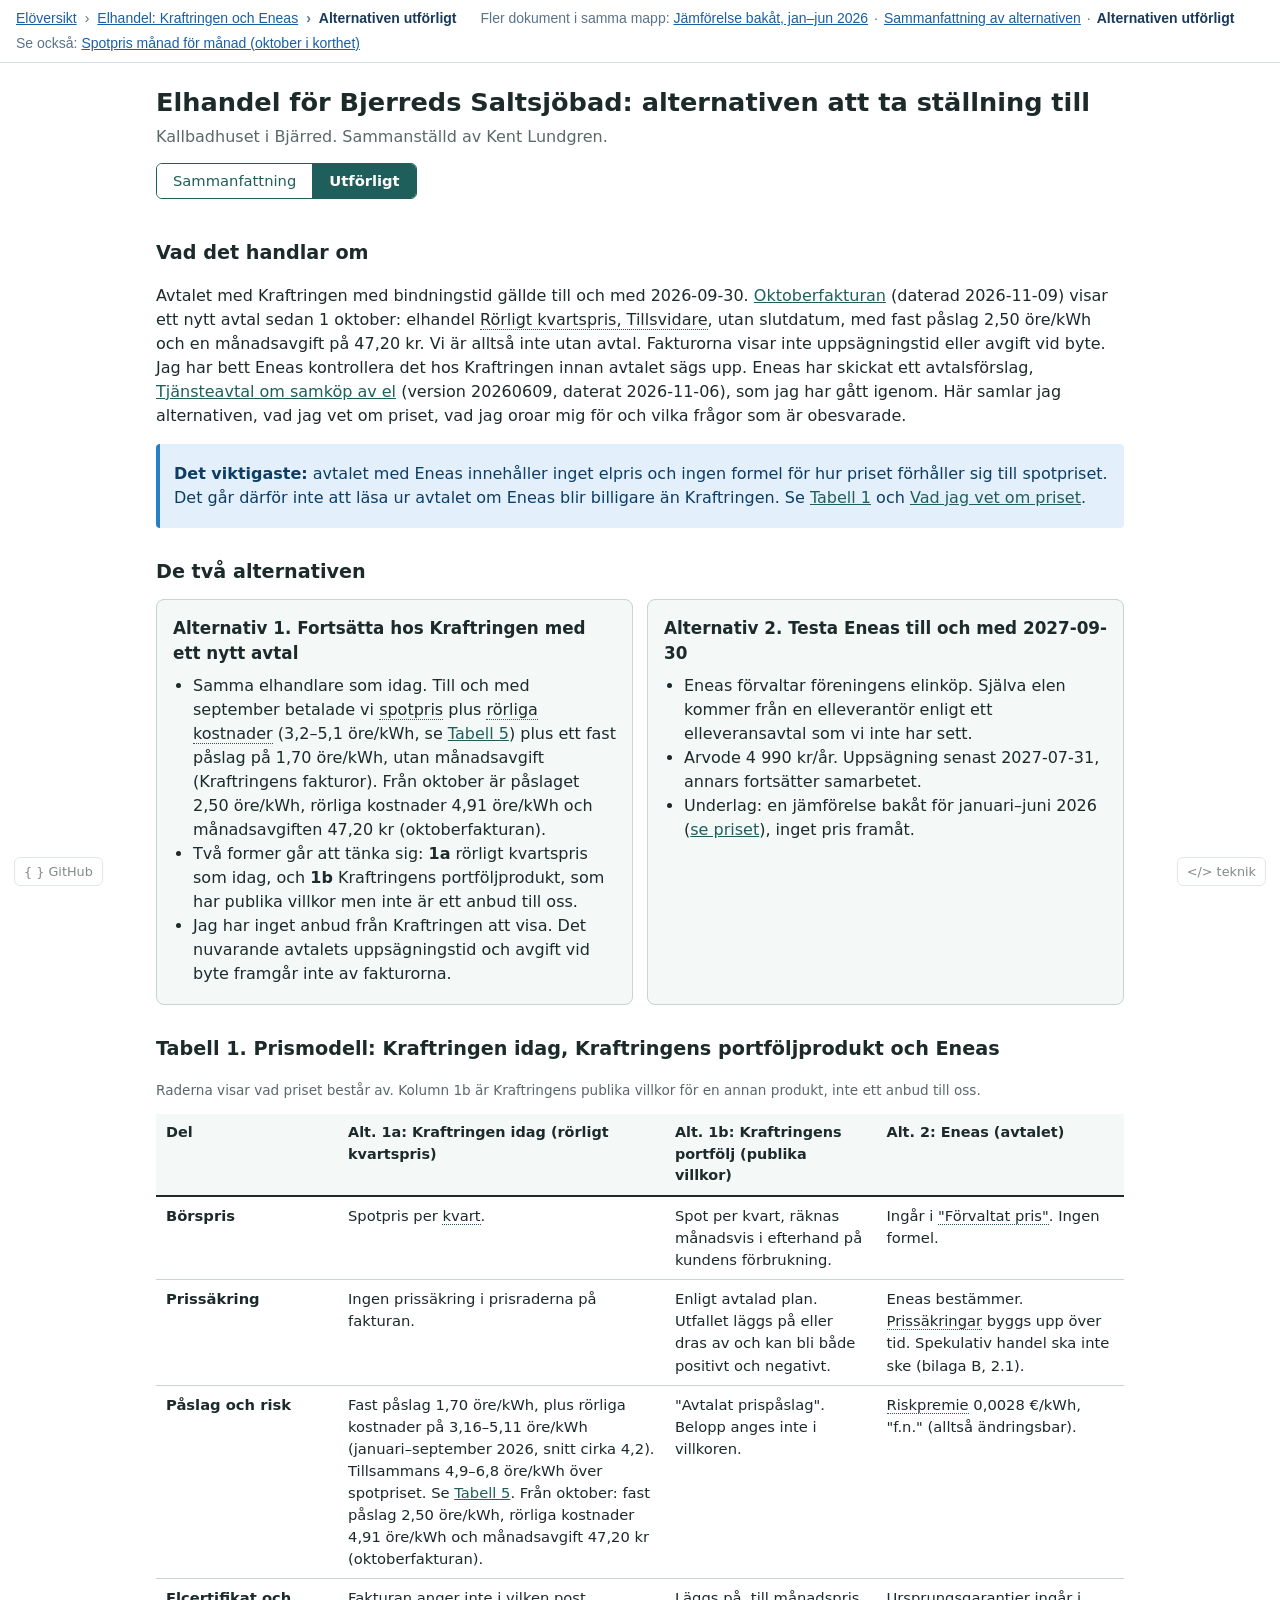
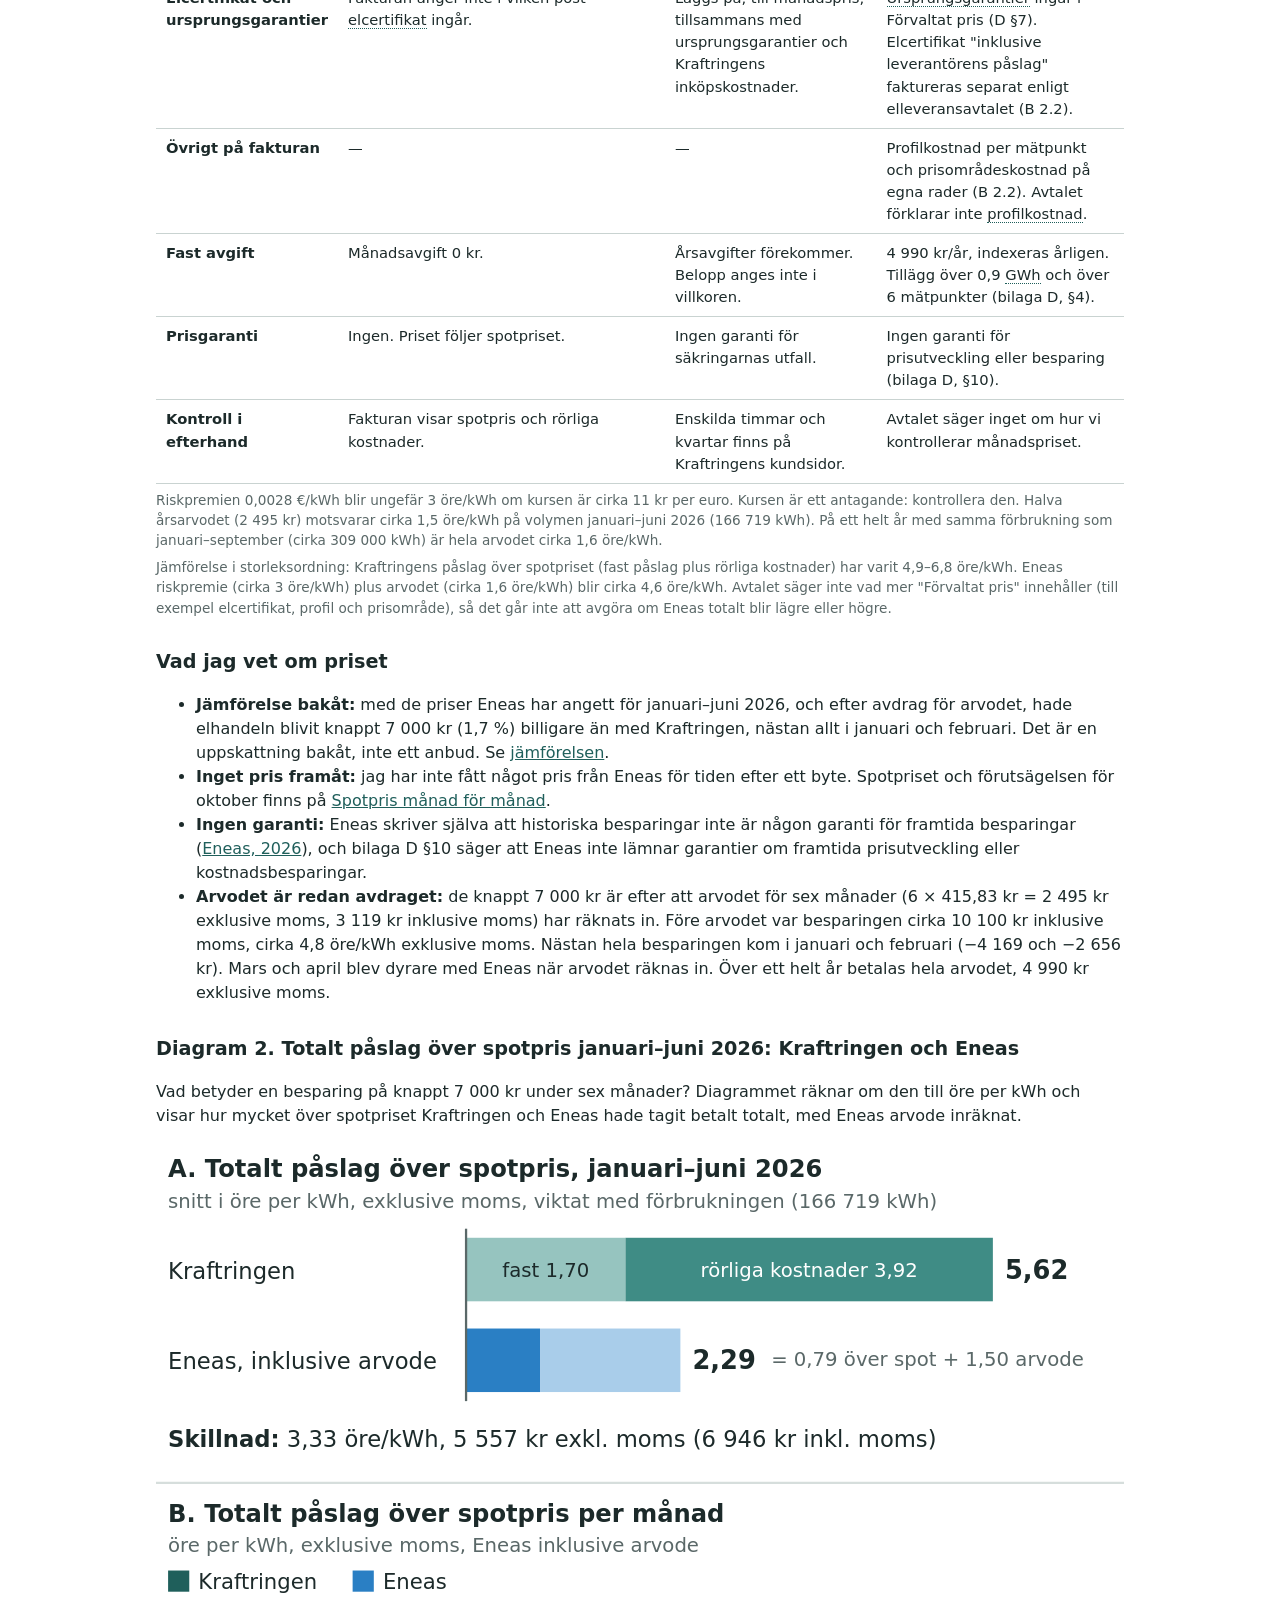
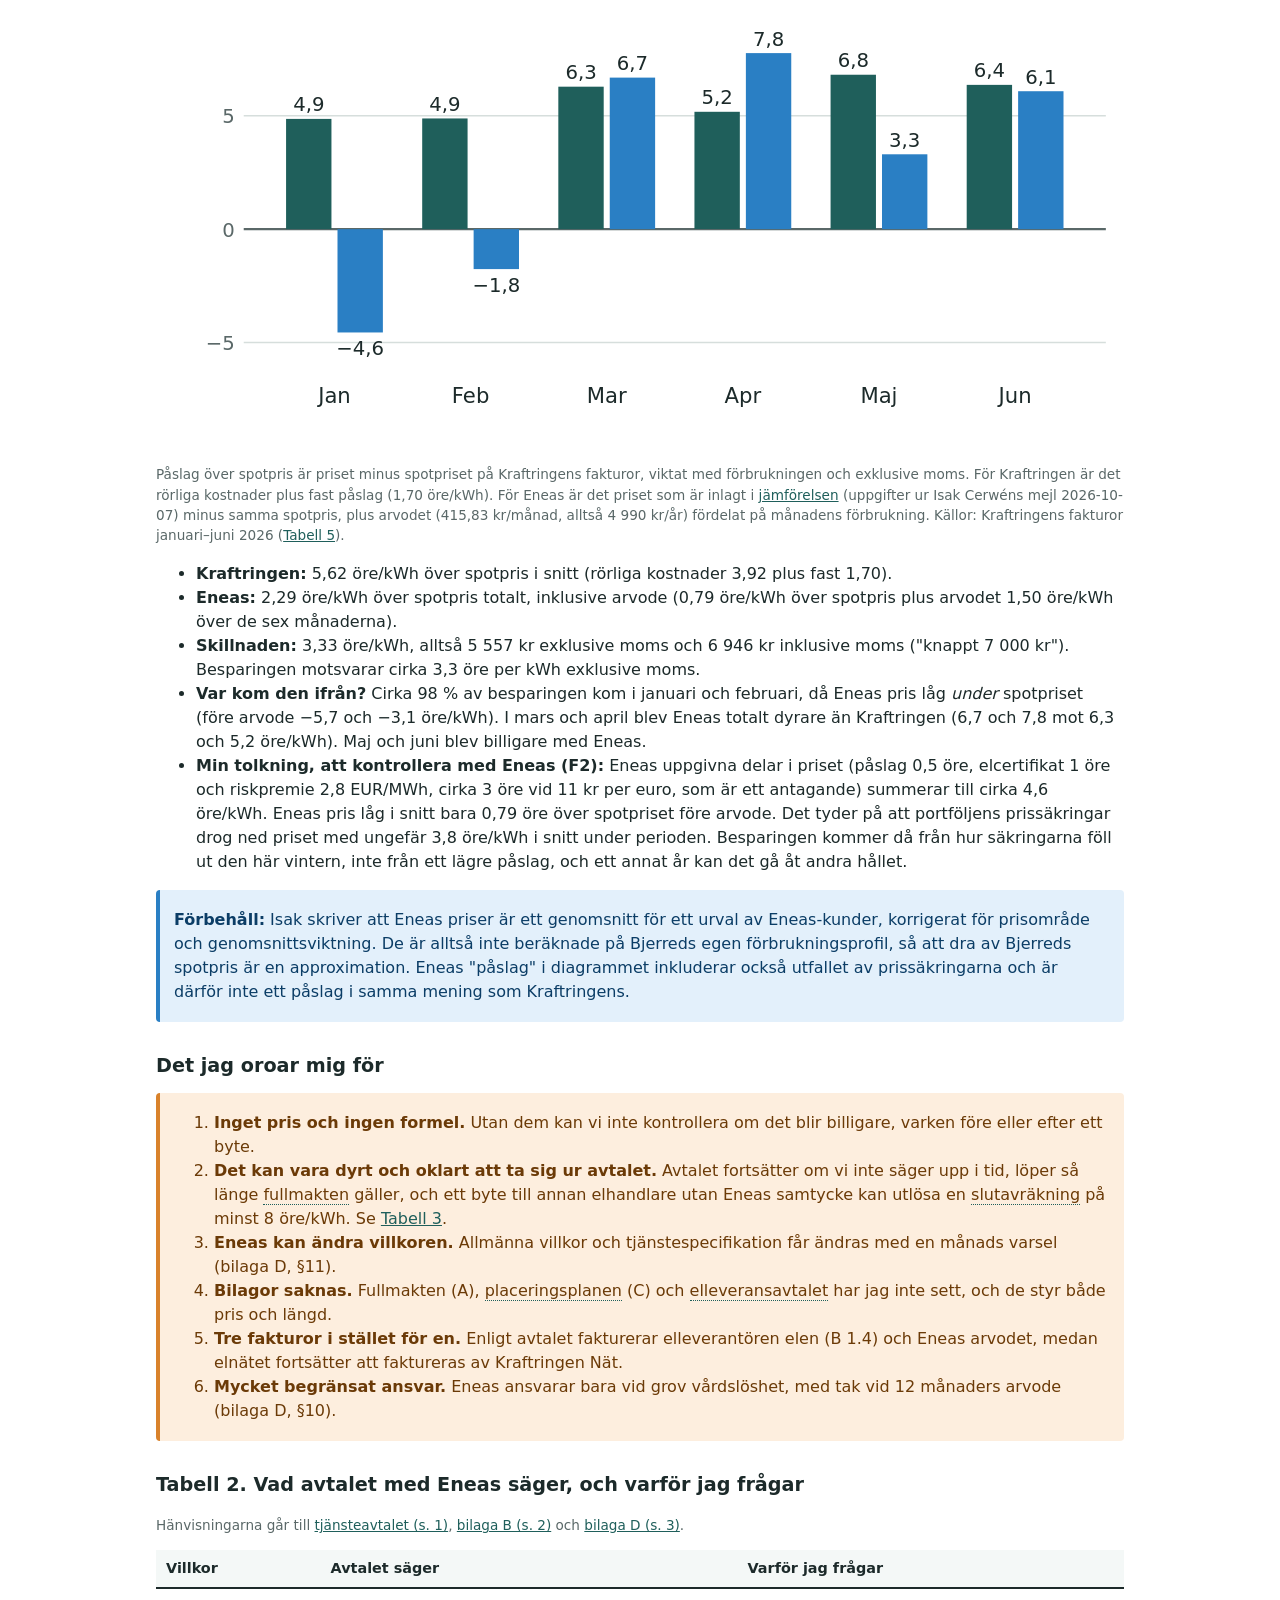
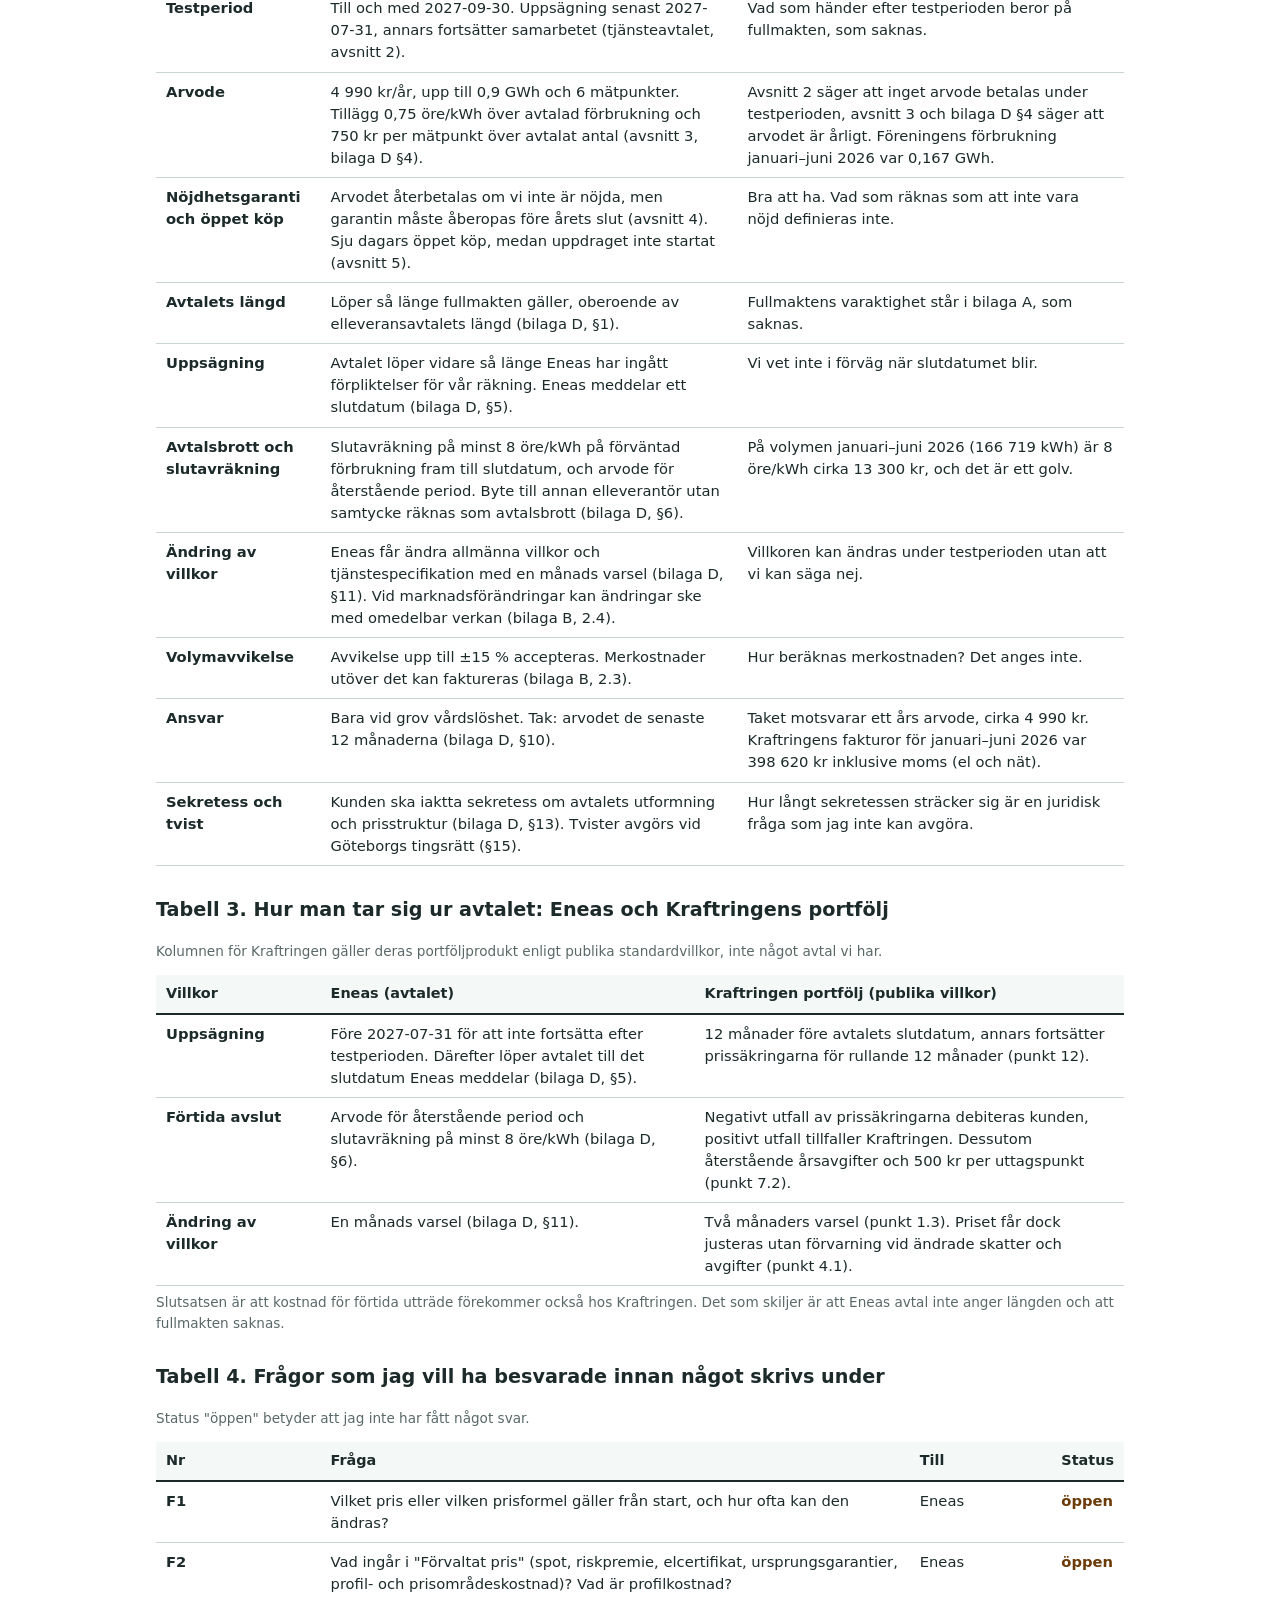
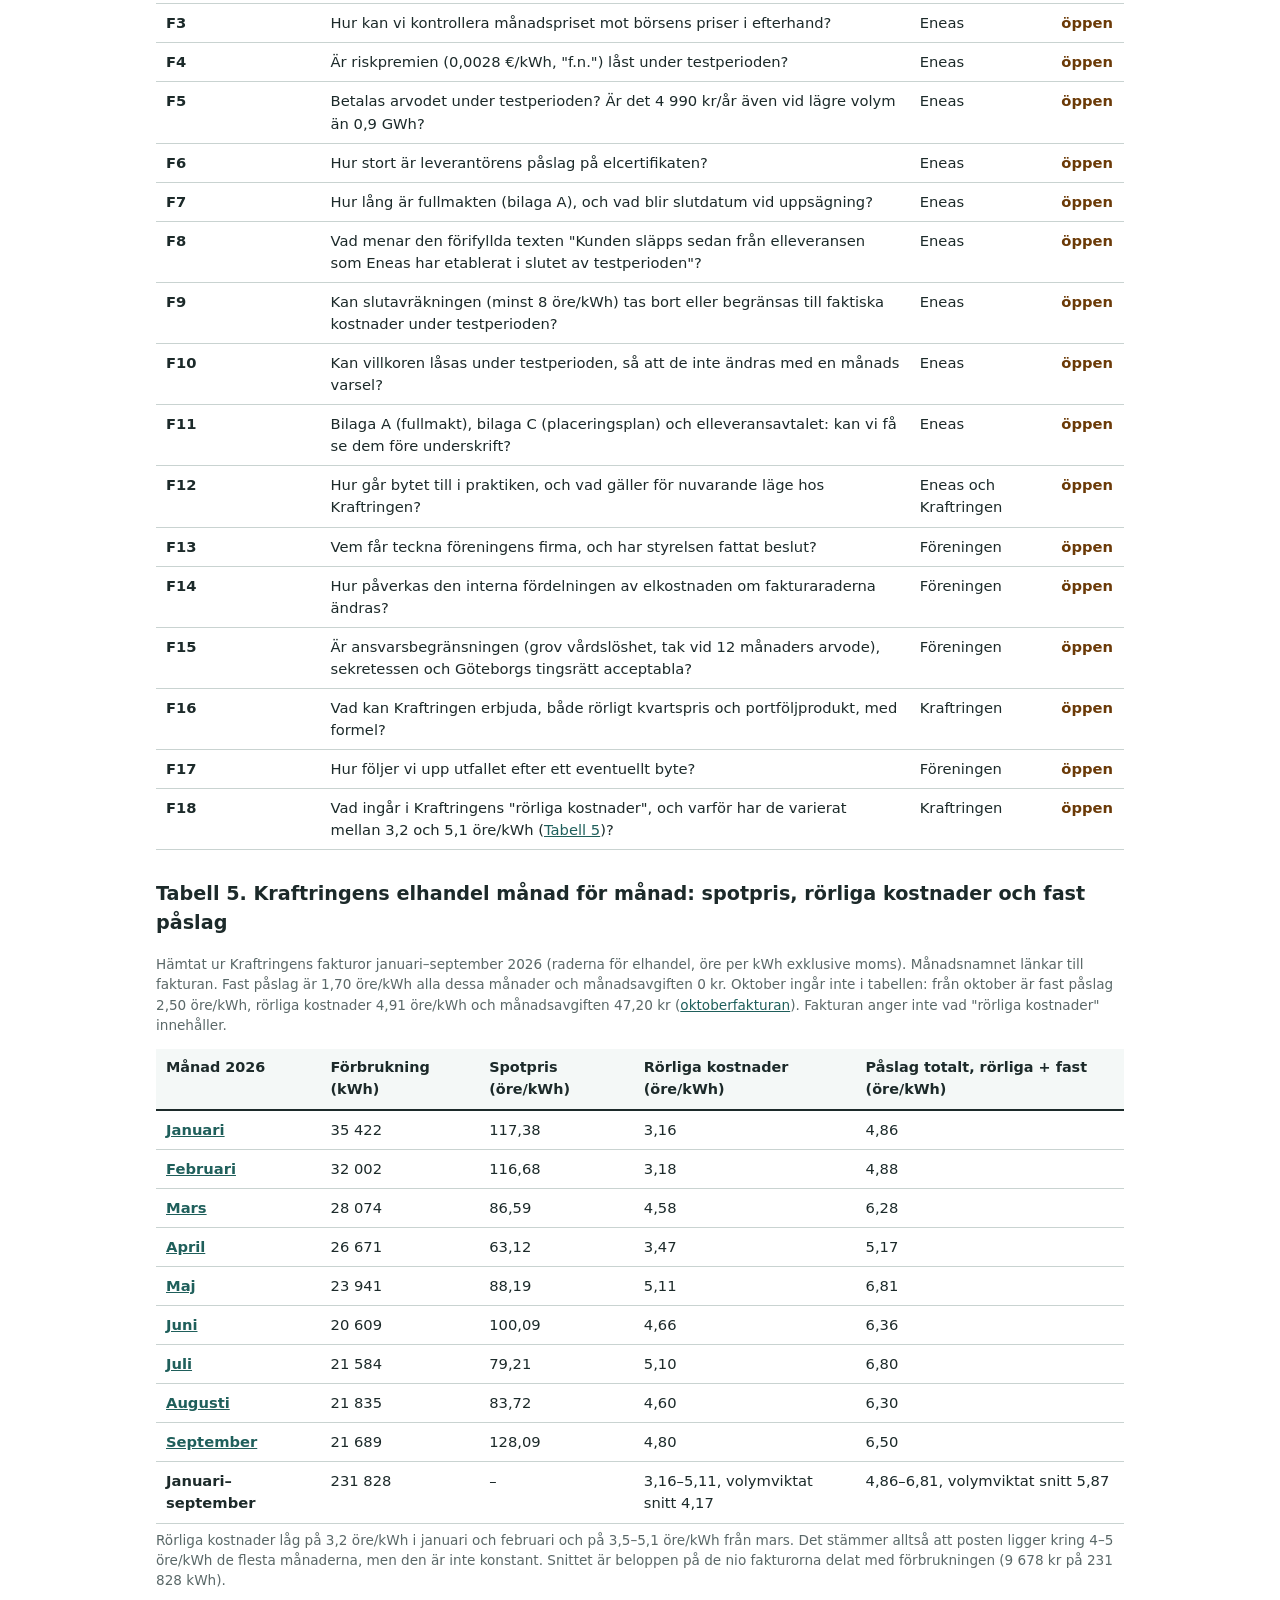
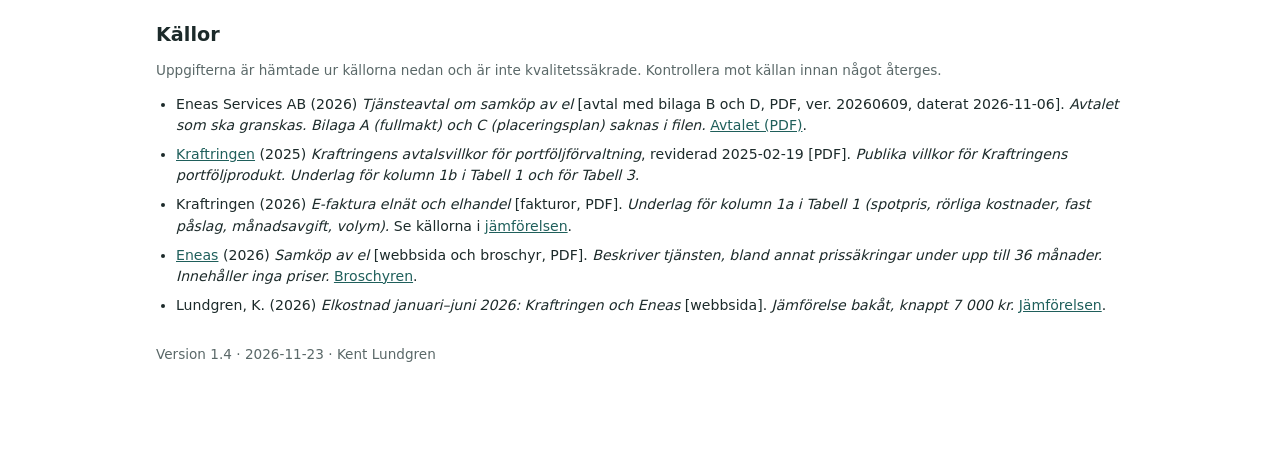
<file: Eneas_Samkop_av_El/alternativ.html>
<!DOCTYPE html>
<!--
  alternativ.html
  Sammanställning av alternativen för elhandeln (Kraftringen eller Eneas), med risker och frågor.
  Underlag att länka till i mejl och i styrelsens diskussion.

  Rena HTML/CSS/JS-filer, inget ramverk, ingen byggprocess, ingen databas.
  Öppnas direkt i webbläsaren. Använder enea_hjalp.js (teknik-modalen) i samma mapp.

  UPPDATERING 2026-11-06: Första versionen (1.0).
  UPPDATERING 2026-11-23: avtalsläget enligt oktoberfakturan (Rörligt kvartspris, Tillsvidare, påslag 2,50, månadsavgift 47,20) i "Vad det handlar om", Alternativ 1, Tabell 1 och Tabell 5. Version 1.4.
-->
<html lang="sv">
<head>
  <meta charset="utf-8">
  <meta name="viewport" content="width=device-width, initial-scale=1">
  <title>Elhandel: Kraftringen eller Eneas</title>
  <meta name="description" content="Sammanställning av de två alternativen för Bjerreds Saltsjöbads elhandel: fortsätta hos Kraftringen eller testa Eneas, med prismodell, villkor, risker och öppna frågor.">
  <link rel="stylesheet" href="alternativ.css">
<link rel="stylesheet" href="brodsmulor.css">
</head>
<body>
<!-- brodsmulor:start (genereras av brodsmulor.py från dokument.json: ändra dokument.json, inte här) -->
<nav class="brodsmulor" aria-label="Brödsmulor och dokument i samma mapp">
<ol><li><a href="../index.html">Elöversikt</a></li><li><a href="enea_jamforelse.html">Elhandel: Kraftringen och Eneas</a></li><li aria-current="page">Alternativen utförligt</li></ol>
<p class="syskon">Fler dokument i samma mapp: <a href="enea_jamforelse.html">Jämförelse bakåt, jan–jun 2026</a><span class="sep">·</span><a href="sammanfattning.html">Sammanfattning av alternativen</a><span class="sep">·</span><strong aria-current="page">Alternativen utförligt</strong></p>
<p class="syskon">Se också: <a href="../Spotpris/spotpris.html#Oktober">Spotpris månad för månad (oktober i korthet)</a></p>
</nav>
<!-- brodsmulor:slut -->

<main class="sida">

  <header>
    <h1 id="Start">Elhandel för Bjerreds Saltsjöbad: alternativen att ta ställning till</h1>
    <p class="undertitel">Kallbadhuset i Bjärred. Sammanställd av Kent Lundgren.</p>
    <nav class="vaxla" aria-label="Växla mellan sammanfattning och utförlig beskrivning">
      <a href="sammanfattning.html">Sammanfattning</a>
      <a href="alternativ.html" aria-current="page">Utförligt</a>
    </nav>
  </header>

  <!-- ===== Sammanfattning ===== -->
  <section aria-labelledby="Sammanfattning">
    <h2 id="Sammanfattning">Vad det handlar om <a class="ankare" href="#Sammanfattning" aria-label="Länk till avsnittet">#</a></h2>
    <p>Avtalet med Kraftringen med bindningstid gällde till och med 2026-09-30. <a href="../Kraftringen/Fakturor/202610_Kraftringen_Oktober_2026_3219468000.pdf" target="_blank" rel="noopener">Oktoberfakturan</a>
      (daterad 2026-11-09) visar ett nytt avtal sedan 1 oktober: elhandel <span class="term" tabindex="0">Rörligt kvartspris, Tillsvidare<span class="term-text" role="tooltip">Tillsvidare betyder att avtalet löper utan slutdatum. Det betyder inte att det saknar uppsägningstid.</span></span>, utan slutdatum, med fast påslag 2,50 öre/kWh och en månadsavgift på 47,20 kr.
      Vi är alltså inte utan avtal. Fakturorna visar inte uppsägningstid eller avgift vid byte. Jag har bett Eneas kontrollera det hos Kraftringen innan avtalet sägs upp.
      Eneas har skickat ett avtalsförslag, <a href="avtal/Avtal_Samkoop_av_el_8465022484_FOORENINGEN_BJERREDS_SALTSJOOBAD_261106.pdf" target="_blank" rel="noopener">Tjänsteavtal om samköp av el</a>
      (version 20260609, daterat 2026-11-06), som jag har gått igenom. Här samlar jag alternativen, vad jag vet om priset, vad jag oroar mig för och vilka frågor som är obesvarade.</p>
    <div class="notis">
      <p><strong>Det viktigaste:</strong> avtalet med Eneas innehåller inget elpris och ingen formel för hur priset förhåller sig till spotpriset.
        Det går därför inte att läsa ur avtalet om Eneas blir billigare än Kraftringen. Se <a href="#TabellPrismodell">Tabell 1</a> och <a href="#Priset">Vad jag vet om priset</a>.</p>
    </div>
  </section>

  <!-- ===== De två alternativen ===== -->
  <section aria-labelledby="Alternativen">
    <h2 id="Alternativen">De två alternativen <a class="ankare" href="#Alternativen" aria-label="Länk till avsnittet">#</a></h2>
    <div class="alternativ">
      <div class="kort">
        <h3 id="Alternativ1">Alternativ 1. Fortsätta hos Kraftringen med ett nytt avtal <a class="ankare" href="#Alternativ1" aria-label="Länk till avsnittet">#</a></h3>
        <ul>
          <li>Samma elhandlare som idag. Till och med september betalade vi <span class="term" tabindex="0">spotpris<span class="term-text" role="tooltip">Elbörsens pris. Kraftringen räknar med Nord Pools prisnoteringar för elområdet (Kraftringens villkor, punkt 12).</span></span> plus <span class="term" tabindex="0">rörliga kostnader<span class="term-text" role="tooltip">En rad på Kraftringens faktura. Fakturan anger inte vad posten innehåller (se F18 i Tabell 4).</span></span> (3,2–5,1 öre/kWh, se <a href="#TabellRorliga">Tabell 5</a>) plus ett fast påslag på 1,70 öre/kWh, utan månadsavgift (Kraftringens fakturor). Från oktober är påslaget 2,50 öre/kWh, rörliga kostnader 4,91 öre/kWh och månadsavgiften 47,20 kr (oktoberfakturan).</li>
          <li>Två former går att tänka sig: <strong>1a</strong> rörligt kvartspris som idag, och <strong>1b</strong> Kraftringens portföljprodukt, som har publika villkor men inte är ett anbud till oss.</li>
          <li>Jag har inget anbud från Kraftringen att visa. Det nuvarande avtalets uppsägningstid och avgift vid byte framgår inte av fakturorna.</li>
        </ul>
      </div>
      <div class="kort">
        <h3 id="Alternativ2">Alternativ 2. Testa Eneas till och med 2027-09-30 <a class="ankare" href="#Alternativ2" aria-label="Länk till avsnittet">#</a></h3>
        <ul>
          <li>Eneas förvaltar föreningens elinköp. Själva elen kommer från en elleverantör enligt ett elleveransavtal som vi inte har sett.</li>
          <li>Arvode 4 990 kr/år. Uppsägning senast 2027-07-31, annars fortsätter samarbetet.</li>
          <li>Underlag: en jämförelse bakåt för januari–juni 2026 (<a href="#Priset">se priset</a>), inget pris framåt.</li>
        </ul>
      </div>
    </div>
  </section>

  <!-- ===== Tabell 1: prismodell ===== -->
  <section aria-labelledby="TabellPrismodell">
    <h2 id="TabellPrismodell">Tabell 1. Prismodell: Kraftringen idag, Kraftringens portföljprodukt och Eneas <a class="ankare" href="#TabellPrismodell" aria-label="Länk till avsnittet">#</a></h2>
    <table class="rt">
      <caption class="liten">Raderna visar vad priset består av. Kolumn 1b är Kraftringens publika villkor för en annan produkt, inte ett anbud till oss.</caption>
      <thead>
        <tr>
          <th scope="col">Del</th>
          <th scope="col">Alt. 1a: Kraftringen idag (rörligt kvartspris)</th>
          <th scope="col">Alt. 1b: Kraftringens portfölj (publika villkor)</th>
          <th scope="col">Alt. 2: Eneas (avtalet)</th>
        </tr>
      </thead>
      <tbody>
        <tr>
          <th scope="row">Börspris</th>
          <td>Spotpris per <span class="term" tabindex="0">kvart<span class="term-text" role="tooltip">Ett intervall på 15 minuter (Kraftringens villkor, punkt 12).</span></span>.</td>
          <td>Spot per kvart, räknas månadsvis i efterhand på kundens förbrukning.</td>
          <td>Ingår i <span class="term" tabindex="0">"Förvaltat pris"<span class="term-text" role="tooltip">Avtalets egen term (bilaga B, 2.2): ett pris som Eneas fastställer varje månad för portföljens uppskattade förbrukning. Handel, riskpremier, administration och uppgörelser läggs på eller räknas av. Någon formel finns inte i avtalet.</span></span>. Ingen formel.</td>
        </tr>
        <tr>
          <th scope="row">Prissäkring</th>
          <td>Ingen prissäkring i prisraderna på fakturan.</td>
          <td>Enligt avtalad plan. Utfallet läggs på eller dras av och kan bli både positivt och negativt.</td>
          <td>Eneas bestämmer. <span class="term" tabindex="0">Prissäkringar<span class="term-text" role="tooltip">Inköp av el i förväg till ett bestämt pris för att minska risken för prissvängningar. Eneas bygger upp säkringar för portföljen under upp till 36 månader (Eneas, 2026).</span></span> byggs upp över tid. Spekulativ handel ska inte ske (bilaga B, 2.1).</td>
        </tr>
        <tr>
          <th scope="row">Påslag och risk</th>
          <td>Fast påslag 1,70 öre/kWh, plus rörliga kostnader på 3,16–5,11 öre/kWh (januari–september 2026, snitt cirka 4,2). Tillsammans 4,9–6,8 öre/kWh över spotpriset. Se <a href="#TabellRorliga">Tabell 5</a>. Från oktober: fast påslag 2,50 öre/kWh, rörliga kostnader 4,91 öre/kWh och månadsavgift 47,20 kr (oktoberfakturan).</td>
          <td>"Avtalat prispåslag". Belopp anges inte i villkoren.</td>
          <td><span class="term" tabindex="0">Riskpremie<span class="term-text" role="tooltip">Ersättning för Eneas risk i prissäkringen. Avtalet anger 0,0028 €/kWh "f.n." och säger att den avräknas som en del av Förvaltat pris (bilaga B, 2.2).</span></span> 0,0028 €/kWh, "f.n." (alltså ändringsbar).</td>
        </tr>
        <tr>
          <th scope="row">Elcertifikat och ursprungsgarantier</th>
          <td>Fakturan anger inte i vilken post <span class="term" tabindex="0">elcertifikat<span class="term-text" role="tooltip">Avgift som elhandlaren tar ut för elcertifikat. En kund med tillstånd att hantera egen kvotplikt kan befrias (Kraftringens villkor, punkt 3.4).</span></span> ingår.</td>
          <td>Läggs på, till månadspris, tillsammans med ursprungsgarantier och Kraftringens inköpskostnader.</td>
          <td><span class="term" tabindex="0">Ursprungsgarantier<span class="term-text" role="tooltip">Intyg på att elen är förnybar eller CO2-fri. Eneas säger att alla leveranser ska ha dokumenterad ursprungsgaranti (bilaga D, §7).</span></span> ingår i Förvaltat pris (D §7). Elcertifikat "inklusive leverantörens påslag" faktureras separat enligt elleveransavtalet (B 2.2).</td>
        </tr>
        <tr>
          <th scope="row">Övrigt på fakturan</th>
          <td>—</td>
          <td>—</td>
          <td>Profilkostnad per mätpunkt och prisområdeskostnad på egna rader (B 2.2). Avtalet förklarar inte <span class="term" tabindex="0">profilkostnad<span class="term-text" role="tooltip">Avtalet definierar inte ordet. Det är en fråga till Eneas (se F2 i Tabell 4).</span></span>.</td>
        </tr>
        <tr>
          <th scope="row">Fast avgift</th>
          <td>Månadsavgift 0 kr.</td>
          <td>Årsavgifter förekommer. Belopp anges inte i villkoren.</td>
          <td>4 990 kr/år, indexeras årligen. Tillägg över 0,9 <span class="term" tabindex="0">GWh<span class="term-text" role="tooltip">1 GWh är 1 000 000 kWh.</span></span> och över 6 mätpunkter (bilaga D, §4).</td>
        </tr>
        <tr>
          <th scope="row">Prisgaranti</th>
          <td>Ingen. Priset följer spotpriset.</td>
          <td>Ingen garanti för säkringarnas utfall.</td>
          <td>Ingen garanti för prisutveckling eller besparing (bilaga D, §10).</td>
        </tr>
        <tr>
          <th scope="row">Kontroll i efterhand</th>
          <td>Fakturan visar spotpris och rörliga kostnader.</td>
          <td>Enskilda timmar och kvartar finns på Kraftringens kundsidor.</td>
          <td>Avtalet säger inget om hur vi kontrollerar månadspriset.</td>
        </tr>
      </tbody>
    </table>
    <p class="liten">Riskpremien 0,0028 €/kWh blir ungefär 3 öre/kWh om kursen är cirka 11 kr per euro. Kursen är ett antagande: kontrollera den.
      Halva årsarvodet (2 495 kr) motsvarar cirka 1,5 öre/kWh på volymen januari–juni 2026 (166 719 kWh). På ett helt år med samma förbrukning som januari–september (cirka 309 000 kWh) är hela arvodet cirka 1,6 öre/kWh.</p>
    <p class="liten">Jämförelse i storleksordning: Kraftringens påslag över spotpriset (fast påslag plus rörliga kostnader) har varit 4,9–6,8 öre/kWh. Eneas riskpremie (cirka 3 öre/kWh) plus arvodet (cirka 1,6 öre/kWh) blir cirka 4,6 öre/kWh.
      Avtalet säger inte vad mer "Förvaltat pris" innehåller (till exempel elcertifikat, profil och prisområde), så det går inte att avgöra om Eneas totalt blir lägre eller högre.</p>
  </section>

  <!-- ===== Priset ===== -->
  <section aria-labelledby="Priset">
    <h2 id="Priset">Vad jag vet om priset <a class="ankare" href="#Priset" aria-label="Länk till avsnittet">#</a></h2>
    <ul>
      <li><strong>Jämförelse bakåt:</strong> med de priser Eneas har angett för januari–juni 2026, och efter avdrag för arvodet, hade elhandeln blivit knappt 7 000 kr (1,7 %) billigare än med Kraftringen, nästan allt i januari och februari.
        Det är en uppskattning bakåt, inte ett anbud. Se <a href="enea_jamforelse.html">jämförelsen</a>.</li>
      <li><strong>Inget pris framåt:</strong> jag har inte fått något pris från Eneas för tiden efter ett byte. Spotpriset och förutsägelsen för oktober finns på <a href="../Spotpris/spotpris.html#Oktober">Spotpris månad för månad</a>.</li>
      <li><strong>Ingen garanti:</strong> Eneas skriver själva att historiska besparingar inte är någon garanti för framtida besparingar
        (<a href="#ref-eneas-broschyr">Eneas, 2026</a>), och bilaga D §10 säger att Eneas inte lämnar garantier om framtida prisutveckling eller kostnadsbesparingar.</li>
      <li><strong>Arvodet är redan avdraget:</strong> de knappt 7 000 kr är efter att arvodet för sex månader (6 × 415,83 kr = 2 495 kr exklusive moms, 3 119 kr inklusive moms) har räknats in. Före arvodet var besparingen cirka 10 100 kr inklusive moms, cirka 4,8 öre/kWh exklusive moms.
        Nästan hela besparingen kom i januari och februari (−4 169 och −2 656 kr). Mars och april blev dyrare med Eneas när arvodet räknas in. Över ett helt år betalas hela arvodet, 4 990 kr exklusive moms.</li>
    </ul>
  </section>

  <!-- ===== Diagram 2: påslag över spotpris jan–jun 2026 ===== -->
  <section aria-labelledby="Diagram2">
    <h2 id="Diagram2">Diagram 2. Totalt påslag över spotpris januari–juni 2026: Kraftringen och Eneas <a class="ankare" href="#Diagram2" aria-label="Länk till avsnittet">#</a></h2>
    <p>Vad betyder en besparing på knappt 7 000 kr under sex månader? Diagrammet räknar om den till öre per kWh och visar hur mycket över spotpriset Kraftringen och Eneas hade tagit betalt totalt, med Eneas arvode inräknat.</p>
    <figure class="figur diagram">
<!-- diagram2:start (genereras av bygg_diagram_paslag.py) -->
<svg viewBox="0 0 640 600" role="img" aria-labelledby="d2t d2d" xmlns="http://www.w3.org/2000/svg" style="width:100%;height:auto;font-family:system-ui,-apple-system,'Segoe UI',Roboto,Arial,sans-serif">
<title id="d2t">Totalt påslag över spotpris januari–juni 2026: Kraftringen och Eneas</title>
<desc id="d2d">Medelpåslag över spotpris, viktat med förbrukningen: Kraftringen 5,62 öre/kWh, Eneas 2,29 öre/kWh inklusive arvode. Skillnaden är 3,33 öre/kWh.</desc>
<rect width="640" height="600" fill="#ffffff"/>
<text x="8" y="22" font-size="16" font-weight="700" fill="#1c2a2a">A. Totalt påslag över spotpris, januari–juni 2026</text>
<text x="8" y="42" font-size="13" fill="#5a6868">snitt i öre per kWh, exklusive moms, viktat med förbrukningen (166 719 kWh)</text>
<text x="8" y="89" font-size="15" fill="#1c2a2a">Kraftringen</text>
<text x="8" y="149" font-size="15" fill="#1c2a2a">Eneas, inklusive arvode</text>
<rect x="205" y="62" width="105.4" height="42" fill="#96c4bf"/>
<rect x="310.4" y="62" width="242.9" height="42" fill="#3f8c85"/>
<text x="257.7" y="88" font-size="13" text-anchor="middle" fill="#1c2a2a">fast 1,70</text>
<text x="431.9" y="88" font-size="13" text-anchor="middle" fill="#ffffff">rörliga kostnader 3,92</text>
<text x="561.3" y="89" font-size="17" font-weight="700" fill="#1c2a2a">5,62</text>
<rect x="205" y="122" width="48.9" height="42" fill="#2a7fc4"/>
<rect x="253.9" y="122" width="92.8" height="42" fill="#a9cdea"/>
<text x="354.7" y="149" font-size="17" font-weight="700" fill="#1c2a2a">2,29</text>
<text x="406.7" y="147" font-size="13" fill="#5a6868">= 0,79 över spot + 1,50 arvode</text>
<line x1="205" y1="56" x2="205" y2="170" stroke="#5a6868" stroke-width="1.5"/>
<text x="8" y="200" font-size="15" fill="#1c2a2a"><tspan font-weight="700">Skillnad:</tspan> 3,33 öre/kWh, 5 557 kr exkl. moms (6 946 kr inkl. moms)</text>
<line x1="0" y1="224" x2="640" y2="224" stroke="#d6dedc" stroke-width="1.5"/>
<text x="8" y="250" font-size="16" font-weight="700" fill="#1c2a2a">B. Totalt påslag över spotpris per månad</text>
<text x="8" y="270" font-size="13" fill="#5a6868">öre per kWh, exklusive moms, Eneas inklusive arvode</text>
<rect x="8" y="282" width="14" height="14" fill="#1f5f5b"/><text x="28" y="294" font-size="14" fill="#1c2a2a">Kraftringen</text>
<rect x="130" y="282" width="14" height="14" fill="#2a7fc4"/><text x="150" y="294" font-size="14" fill="#1c2a2a">Eneas</text>
<line x1="58" y1="528.0" x2="628" y2="528.0" stroke="#d6dedc" stroke-width="1"/>
<text x="52" y="533.0" font-size="13" text-anchor="end" fill="#5a6868">−5</text>
<line x1="58" y1="453.0" x2="628" y2="453.0" stroke="#5a6868" stroke-width="1.5"/>
<text x="52" y="458.0" font-size="13" text-anchor="end" fill="#5a6868">0</text>
<line x1="58" y1="378.0" x2="628" y2="378.0" stroke="#d6dedc" stroke-width="1"/>
<text x="52" y="383.0" font-size="13" text-anchor="end" fill="#5a6868">5</text>
<rect x="86" y="380.1" width="30" height="72.9" fill="#1f5f5b"/>
<text x="101.0" y="375.1" font-size="13" text-anchor="middle" fill="#1c2a2a">4,9</text>
<rect x="120" y="453.0" width="30" height="68.3" fill="#2a7fc4"/>
<text x="135.0" y="536.3" font-size="13" text-anchor="middle" fill="#1c2a2a">−4,6</text>
<text x="118" y="568.0" font-size="14" text-anchor="middle" fill="#1c2a2a">Jan</text>
<rect x="176" y="379.8" width="30" height="73.2" fill="#1f5f5b"/>
<text x="191.0" y="374.8" font-size="13" text-anchor="middle" fill="#1c2a2a">4,9</text>
<rect x="210" y="453.0" width="30" height="26.4" fill="#2a7fc4"/>
<text x="225.0" y="494.4" font-size="13" text-anchor="middle" fill="#1c2a2a">−1,8</text>
<text x="208" y="568.0" font-size="14" text-anchor="middle" fill="#1c2a2a">Feb</text>
<rect x="266" y="358.8" width="30" height="94.2" fill="#1f5f5b"/>
<text x="281.0" y="353.8" font-size="13" text-anchor="middle" fill="#1c2a2a">6,3</text>
<rect x="300" y="352.8" width="30" height="100.2" fill="#2a7fc4"/>
<text x="315.0" y="347.8" font-size="13" text-anchor="middle" fill="#1c2a2a">6,7</text>
<text x="298" y="568.0" font-size="14" text-anchor="middle" fill="#1c2a2a">Mar</text>
<rect x="356" y="375.4" width="30" height="77.5" fill="#1f5f5b"/>
<text x="371.0" y="370.4" font-size="13" text-anchor="middle" fill="#1c2a2a">5,2</text>
<rect x="390" y="336.6" width="30" height="116.4" fill="#2a7fc4"/>
<text x="405.0" y="331.6" font-size="13" text-anchor="middle" fill="#1c2a2a">7,8</text>
<text x="388" y="568.0" font-size="14" text-anchor="middle" fill="#1c2a2a">Apr</text>
<rect x="446" y="350.9" width="30" height="102.2" fill="#1f5f5b"/>
<text x="461.0" y="345.9" font-size="13" text-anchor="middle" fill="#1c2a2a">6,8</text>
<rect x="480" y="403.5" width="30" height="49.5" fill="#2a7fc4"/>
<text x="495.0" y="398.5" font-size="13" text-anchor="middle" fill="#1c2a2a">3,3</text>
<text x="478" y="568.0" font-size="14" text-anchor="middle" fill="#1c2a2a">Maj</text>
<rect x="536" y="357.6" width="30" height="95.4" fill="#1f5f5b"/>
<text x="551.0" y="352.6" font-size="13" text-anchor="middle" fill="#1c2a2a">6,4</text>
<rect x="570" y="361.8" width="30" height="91.2" fill="#2a7fc4"/>
<text x="585.0" y="356.8" font-size="13" text-anchor="middle" fill="#1c2a2a">6,1</text>
<text x="568" y="568.0" font-size="14" text-anchor="middle" fill="#1c2a2a">Jun</text>
</svg>
<!-- diagram2:slut -->
      <figcaption>Påslag över spotpris är priset minus spotpriset på Kraftringens fakturor, viktat med förbrukningen och exklusive moms. För Kraftringen är det rörliga kostnader plus fast påslag (1,70 öre/kWh).
        För Eneas är det priset som är inlagt i <a href="enea_jamforelse.html">jämförelsen</a> (uppgifter ur Isak Cerwéns mejl 2026-10-07) minus samma spotpris, plus arvodet (415,83 kr/månad, alltså 4 990 kr/år) fördelat på månadens förbrukning.
        Källor: Kraftringens fakturor januari–juni 2026 (<a href="#TabellRorliga">Tabell 5</a>).</figcaption>
    </figure>
    <ul>
      <li><strong>Kraftringen:</strong> 5,62 öre/kWh över spotpris i snitt (rörliga kostnader 3,92 plus fast 1,70).</li>
      <li><strong>Eneas:</strong> 2,29 öre/kWh över spotpris totalt, inklusive arvode (0,79 öre/kWh över spotpris plus arvodet 1,50 öre/kWh över de sex månaderna).</li>
      <li><strong>Skillnaden:</strong> 3,33 öre/kWh, alltså 5 557 kr exklusive moms och 6 946 kr inklusive moms ("knappt 7 000 kr"). Besparingen motsvarar cirka 3,3 öre per kWh exklusive moms.</li>
      <li><strong>Var kom den ifrån?</strong> Cirka 98 % av besparingen kom i januari och februari, då Eneas pris låg <em>under</em> spotpriset (före arvode −5,7 och −3,1 öre/kWh). I mars och april blev Eneas totalt dyrare än Kraftringen (6,7 och 7,8 mot 6,3 och 5,2 öre/kWh). Maj och juni blev billigare med Eneas.</li>
      <li><strong>Min tolkning, att kontrollera med Eneas (F2):</strong> Eneas uppgivna delar i priset (påslag 0,5 öre, elcertifikat 1 öre och riskpremie 2,8 EUR/MWh, cirka 3 öre vid 11 kr per euro, som är ett antagande) summerar till cirka 4,6 öre/kWh. Eneas pris låg i snitt bara 0,79 öre över spotpriset före arvode. Det tyder på att portföljens prissäkringar drog ned priset med ungefär 3,8 öre/kWh i snitt under perioden. Besparingen kommer då från hur säkringarna föll ut den här vintern, inte från ett lägre påslag, och ett annat år kan det gå åt andra hållet.</li>
    </ul>
    <div class="notis">
      <p><strong>Förbehåll:</strong> Isak skriver att Eneas priser är ett genomsnitt för ett urval av Eneas-kunder, korrigerat för prisområde och genomsnittsviktning. De är alltså inte beräknade på Bjerreds egen förbrukningsprofil, så att dra av Bjerreds spotpris är en approximation.
        Eneas "påslag" i diagrammet inkluderar också utfallet av prissäkringarna och är därför inte ett påslag i samma mening som Kraftringens.</p>
    </div>
  </section>

  <!-- ===== Farhågor ===== -->
  <section aria-labelledby="Farhagor">
    <h2 id="Farhagor">Det jag oroar mig för <a class="ankare" href="#Farhagor" aria-label="Länk till avsnittet">#</a></h2>
    <div class="varning">
      <ol>
        <li><strong>Inget pris och ingen formel.</strong> Utan dem kan vi inte kontrollera om det blir billigare, varken före eller efter ett byte.</li>
        <li><strong>Det kan vara dyrt och oklart att ta sig ur avtalet.</strong> Avtalet fortsätter om vi inte säger upp i tid, löper så länge <span class="term" tabindex="0">fullmakten<span class="term-text" role="tooltip">Bilaga A. Med den uppdrar föreningen åt Eneas att förvalta elinköpet och företräda föreningen mot elleverantören. Avtalet löper så länge fullmakten gäller (bilaga D, §1). Bilagan saknas i filen vi har.</span></span> gäller, och ett byte till annan elhandlare utan Eneas samtycke kan utlösa en <span class="term" tabindex="0">slutavräkning<span class="term-text" role="tooltip">Betalning vid avtalsbrott för att avveckla kundens del i portföljen: minst 8 öre/kWh på förväntad förbrukning fram till slutdatum (bilaga D, §6).</span></span> på minst 8 öre/kWh. Se <a href="#TabellUtratt">Tabell 3</a>.</li>
        <li><strong>Eneas kan ändra villkoren.</strong> Allmänna villkor och tjänstespecifikation får ändras med en månads varsel (bilaga D, §11).</li>
        <li><strong>Bilagor saknas.</strong> Fullmakten (A), <span class="term" tabindex="0">placeringsplanen<span class="term-text" role="tooltip">Bilaga C. Avtalet säger att den visar den handel som kunden deltar i från uppstart (bilaga B, 2.2). Vi ärver alltså de prissäkringar som redan är gjorda. Bilagan saknas i filen vi har.</span></span> (C) och <span class="term" tabindex="0">elleveransavtalet<span class="term-text" role="tooltip">Avtalet om själva elleveransen. Det är bindande direkt mellan föreningen och elleverantören, inte Eneas, och likalydande för alla kunder i <span>portföljen</span> (bilaga B, 1.4). Vi har inte sett det.</span></span> har jag inte sett, och de styr både pris och längd.</li>
        <li><strong>Tre fakturor i stället för en.</strong> Enligt avtalet fakturerar elleverantören elen (B 1.4) och Eneas arvodet, medan elnätet fortsätter att faktureras av Kraftringen Nät.</li>
        <li><strong>Mycket begränsat ansvar.</strong> Eneas ansvarar bara vid grov vårdslöshet, med tak vid 12 månaders arvode (bilaga D, §10).</li>
      </ol>
    </div>
  </section>

  <!-- ===== Tabell 2: villkor ===== -->
  <section aria-labelledby="TabellVillkor">
    <h2 id="TabellVillkor">Tabell 2. Vad avtalet med Eneas säger, och varför jag frågar <a class="ankare" href="#TabellVillkor" aria-label="Länk till avsnittet">#</a></h2>
    <table class="rt">
      <caption class="liten">Hänvisningarna går till <a href="avtal/Avtal_Samkoop_av_el_8465022484_FOORENINGEN_BJERREDS_SALTSJOOBAD_261106.pdf#page=1" target="_blank" rel="noopener">tjänsteavtalet (s. 1)</a>,
        <a href="avtal/Avtal_Samkoop_av_el_8465022484_FOORENINGEN_BJERREDS_SALTSJOOBAD_261106.pdf#page=2" target="_blank" rel="noopener">bilaga B (s. 2)</a> och
        <a href="avtal/Avtal_Samkoop_av_el_8465022484_FOORENINGEN_BJERREDS_SALTSJOOBAD_261106.pdf#page=3" target="_blank" rel="noopener">bilaga D (s. 3)</a>.</caption>
      <thead>
        <tr><th scope="col">Villkor</th><th scope="col">Avtalet säger</th><th scope="col">Varför jag frågar</th></tr>
      </thead>
      <tbody>
        <tr>
          <th scope="row">Testperiod</th>
          <td class="stor">Till och med 2027-09-30. Uppsägning senast 2027-07-31, annars fortsätter samarbetet (tjänsteavtalet, avsnitt 2).</td>
          <td class="stor">Vad som händer efter testperioden beror på fullmakten, som saknas.</td>
        </tr>
        <tr>
          <th scope="row">Arvode</th>
          <td class="stor">4 990 kr/år, upp till 0,9 GWh och 6 mätpunkter. Tillägg 0,75 öre/kWh över avtalad förbrukning och 750 kr per mätpunkt över avtalat antal (avsnitt 3, bilaga D §4).</td>
          <td class="stor">Avsnitt 2 säger att inget arvode betalas under testperioden, avsnitt 3 och bilaga D §4 säger att arvodet är årligt. Föreningens förbrukning januari–juni 2026 var 0,167 GWh.</td>
        </tr>
        <tr>
          <th scope="row">Nöjdhetsgaranti och öppet köp</th>
          <td class="stor">Arvodet återbetalas om vi inte är nöjda, men garantin måste åberopas före årets slut (avsnitt 4). Sju dagars öppet köp, medan uppdraget inte startat (avsnitt 5).</td>
          <td class="stor">Bra att ha. Vad som räknas som att inte vara nöjd definieras inte.</td>
        </tr>
        <tr>
          <th scope="row">Avtalets längd</th>
          <td class="stor">Löper så länge fullmakten gäller, oberoende av elleveransavtalets längd (bilaga D, §1).</td>
          <td class="stor">Fullmaktens varaktighet står i bilaga A, som saknas.</td>
        </tr>
        <tr>
          <th scope="row">Uppsägning</th>
          <td class="stor">Avtalet löper vidare så länge Eneas har ingått förpliktelser för vår räkning. Eneas meddelar ett slutdatum (bilaga D, §5).</td>
          <td class="stor">Vi vet inte i förväg när slutdatumet blir.</td>
        </tr>
        <tr>
          <th scope="row">Avtalsbrott och slutavräkning</th>
          <td class="stor">Slutavräkning på minst 8 öre/kWh på förväntad förbrukning fram till slutdatum, och arvode för återstående period. Byte till annan elleverantör utan samtycke räknas som avtalsbrott (bilaga D, §6).</td>
          <td class="stor">På volymen januari–juni 2026 (166 719 kWh) är 8 öre/kWh cirka 13 300 kr, och det är ett golv.</td>
        </tr>
        <tr>
          <th scope="row">Ändring av villkor</th>
          <td class="stor">Eneas får ändra allmänna villkor och tjänstespecifikation med en månads varsel (bilaga D, §11). Vid marknadsförändringar kan ändringar ske med omedelbar verkan (bilaga B, 2.4).</td>
          <td class="stor">Villkoren kan ändras under testperioden utan att vi kan säga nej.</td>
        </tr>
        <tr>
          <th scope="row">Volymavvikelse</th>
          <td class="stor">Avvikelse upp till ±15 % accepteras. Merkostnader utöver det kan faktureras (bilaga B, 2.3).</td>
          <td class="stor">Hur beräknas merkostnaden? Det anges inte.</td>
        </tr>
        <tr>
          <th scope="row">Ansvar</th>
          <td class="stor">Bara vid grov vårdslöshet. Tak: arvodet de senaste 12 månaderna (bilaga D, §10).</td>
          <td class="stor">Taket motsvarar ett års arvode, cirka 4 990 kr. Kraftringens fakturor för januari–juni 2026 var 398 620 kr inklusive moms (el och nät).</td>
        </tr>
        <tr>
          <th scope="row">Sekretess och tvist</th>
          <td class="stor">Kunden ska iaktta sekretess om avtalets utformning och prisstruktur (bilaga D, §13). Tvister avgörs vid Göteborgs tingsrätt (§15).</td>
          <td class="stor">Hur långt sekretessen sträcker sig är en juridisk fråga som jag inte kan avgöra.</td>
        </tr>
      </tbody>
    </table>
  </section>

  <!-- ===== Tabell 3: utträde ===== -->
  <section aria-labelledby="TabellUtratt">
    <h2 id="TabellUtratt">Tabell 3. Hur man tar sig ur avtalet: Eneas och Kraftringens portfölj <a class="ankare" href="#TabellUtratt" aria-label="Länk till avsnittet">#</a></h2>
    <table class="rt">
      <caption class="liten">Kolumnen för Kraftringen gäller deras portföljprodukt enligt publika standardvillkor, inte något avtal vi har.</caption>
      <thead>
        <tr><th scope="col">Villkor</th><th scope="col">Eneas (avtalet)</th><th scope="col">Kraftringen portfölj (publika villkor)</th></tr>
      </thead>
      <tbody>
        <tr>
          <th scope="row">Uppsägning</th>
          <td class="stor">Före 2027-07-31 för att inte fortsätta efter testperioden. Därefter löper avtalet till det slutdatum Eneas meddelar (bilaga D, §5).</td>
          <td class="stor">12 månader före avtalets slutdatum, annars fortsätter prissäkringarna för rullande 12 månader (punkt 12).</td>
        </tr>
        <tr>
          <th scope="row">Förtida avslut</th>
          <td class="stor">Arvode för återstående period och slutavräkning på minst 8 öre/kWh (bilaga D, §6).</td>
          <td class="stor">Negativt utfall av prissäkringarna debiteras kunden, positivt utfall tillfaller Kraftringen. Dessutom återstående årsavgifter och 500 kr per uttagspunkt (punkt 7.2).</td>
        </tr>
        <tr>
          <th scope="row">Ändring av villkor</th>
          <td class="stor">En månads varsel (bilaga D, §11).</td>
          <td class="stor">Två månaders varsel (punkt 1.3). Priset får dock justeras utan förvarning vid ändrade skatter och avgifter (punkt 4.1).</td>
        </tr>
      </tbody>
    </table>
    <p class="liten">Slutsatsen är att kostnad för förtida utträde förekommer också hos Kraftringen. Det som skiljer är att Eneas avtal inte anger längden och att fullmakten saknas.</p>
  </section>

  <!-- ===== Tabell 4: frågor ===== -->
  <section aria-labelledby="TabellFragor">
    <h2 id="TabellFragor">Tabell 4. Frågor som jag vill ha besvarade innan något skrivs under <a class="ankare" href="#TabellFragor" aria-label="Länk till avsnittet">#</a></h2>
    <table class="rt">
      <caption class="liten">Status "öppen" betyder att jag inte har fått något svar.</caption>
      <thead>
        <tr><th scope="col">Nr</th><th scope="col">Fråga</th><th scope="col">Till</th><th scope="col">Status</th></tr>
      </thead>
      <tbody>
        <tr><th scope="row" id="F1">F1</th><td class="stor">Vilket pris eller vilken prisformel gäller från start, och hur ofta kan den ändras?</td><td>Eneas</td><td class="status-oppen">öppen</td></tr>
        <tr><th scope="row" id="F2">F2</th><td class="stor">Vad ingår i "Förvaltat pris" (spot, riskpremie, elcertifikat, ursprungsgarantier, profil- och prisområdeskostnad)? Vad är profilkostnad?</td><td>Eneas</td><td class="status-oppen">öppen</td></tr>
        <tr><th scope="row" id="F3">F3</th><td class="stor">Hur kan vi kontrollera månadspriset mot börsens priser i efterhand?</td><td>Eneas</td><td class="status-oppen">öppen</td></tr>
        <tr><th scope="row" id="F4">F4</th><td class="stor">Är riskpremien (0,0028 €/kWh, "f.n.") låst under testperioden?</td><td>Eneas</td><td class="status-oppen">öppen</td></tr>
        <tr><th scope="row" id="F5">F5</th><td class="stor">Betalas arvodet under testperioden? Är det 4 990 kr/år även vid lägre volym än 0,9 GWh?</td><td>Eneas</td><td class="status-oppen">öppen</td></tr>
        <tr><th scope="row" id="F6">F6</th><td class="stor">Hur stort är leverantörens påslag på elcertifikaten?</td><td>Eneas</td><td class="status-oppen">öppen</td></tr>
        <tr><th scope="row" id="F7">F7</th><td class="stor">Hur lång är fullmakten (bilaga A), och vad blir slutdatum vid uppsägning?</td><td>Eneas</td><td class="status-oppen">öppen</td></tr>
        <tr><th scope="row" id="F8">F8</th><td class="stor">Vad menar den förifyllda texten "Kunden släpps sedan från elleveransen som Eneas har etablerat i slutet av testperioden"?</td><td>Eneas</td><td class="status-oppen">öppen</td></tr>
        <tr><th scope="row" id="F9">F9</th><td class="stor">Kan slutavräkningen (minst 8 öre/kWh) tas bort eller begränsas till faktiska kostnader under testperioden?</td><td>Eneas</td><td class="status-oppen">öppen</td></tr>
        <tr><th scope="row" id="F10">F10</th><td class="stor">Kan villkoren låsas under testperioden, så att de inte ändras med en månads varsel?</td><td>Eneas</td><td class="status-oppen">öppen</td></tr>
        <tr><th scope="row" id="F11">F11</th><td class="stor">Bilaga A (fullmakt), bilaga C (placeringsplan) och elleveransavtalet: kan vi få se dem före underskrift?</td><td>Eneas</td><td class="status-oppen">öppen</td></tr>
        <tr><th scope="row" id="F12">F12</th><td class="stor">Hur går bytet till i praktiken, och vad gäller för nuvarande läge hos Kraftringen?</td><td>Eneas och Kraftringen</td><td class="status-oppen">öppen</td></tr>
        <tr><th scope="row" id="F13">F13</th><td class="stor">Vem får teckna föreningens firma, och har styrelsen fattat beslut?</td><td>Föreningen</td><td class="status-oppen">öppen</td></tr>
        <tr><th scope="row" id="F14">F14</th><td class="stor">Hur påverkas den interna fördelningen av elkostnaden om fakturaraderna ändras?</td><td>Föreningen</td><td class="status-oppen">öppen</td></tr>
        <tr><th scope="row" id="F15">F15</th><td class="stor">Är ansvarsbegränsningen (grov vårdslöshet, tak vid 12 månaders arvode), sekretessen och Göteborgs tingsrätt acceptabla?</td><td>Föreningen</td><td class="status-oppen">öppen</td></tr>
        <tr><th scope="row" id="F16">F16</th><td class="stor">Vad kan Kraftringen erbjuda, både rörligt kvartspris och portföljprodukt, med formel?</td><td>Kraftringen</td><td class="status-oppen">öppen</td></tr>
        <tr><th scope="row" id="F17">F17</th><td class="stor">Hur följer vi upp utfallet efter ett eventuellt byte?</td><td>Föreningen</td><td class="status-oppen">öppen</td></tr>
        <tr><th scope="row" id="F18">F18</th><td class="stor">Vad ingår i Kraftringens "rörliga kostnader", och varför har de varierat mellan 3,2 och 5,1 öre/kWh (<a href="#TabellRorliga">Tabell 5</a>)?</td><td>Kraftringen</td><td class="status-oppen">öppen</td></tr>
      </tbody>
    </table>
  </section>

  <!-- ===== Tabell 5: Kraftringens rörliga kostnader ===== -->
  <section aria-labelledby="TabellRorliga">
    <h2 id="TabellRorliga">Tabell 5. Kraftringens elhandel månad för månad: spotpris, rörliga kostnader och fast påslag <a class="ankare" href="#TabellRorliga" aria-label="Länk till avsnittet">#</a></h2>
    <table class="rt">
      <caption class="liten">Hämtat ur Kraftringens fakturor januari–september 2026 (raderna för elhandel, öre per kWh exklusive moms). Månadsnamnet länkar till fakturan.
        Fast påslag är 1,70 öre/kWh alla dessa månader och månadsavgiften 0 kr. Oktober ingår inte i tabellen: från oktober är fast påslag 2,50 öre/kWh, rörliga kostnader 4,91 öre/kWh och månadsavgiften 47,20 kr (<a href="../Kraftringen/Fakturor/202610_Kraftringen_Oktober_2026_3219468000.pdf" target="_blank" rel="noopener">oktoberfakturan</a>). Fakturan anger inte vad "rörliga kostnader" innehåller.</caption>
      <thead>
        <tr><th scope="col">Månad 2026</th><th scope="col">Förbrukning (kWh)</th><th scope="col">Spotpris (öre/kWh)</th><th scope="col">Rörliga kostnader (öre/kWh)</th><th scope="col">Påslag totalt, rörliga + fast (öre/kWh)</th></tr>
      </thead>
      <tbody>
        <tr><th scope="row"><a href="../Kraftringen/Fakturor/202601_Kraftringen_Januari-20265_3082197306.pdf" target="_blank" rel="noopener">Januari</a></th><td>35 422</td><td>117,38</td><td>3,16</td><td>4,86</td></tr>
        <tr><th scope="row"><a href="../Kraftringen/Fakturor/202602_Kraftringen_Februari_2026_3098735503.pdf" target="_blank" rel="noopener">Februari</a></th><td>32 002</td><td>116,68</td><td>3,18</td><td>4,88</td></tr>
        <tr><th scope="row"><a href="../Kraftringen/Fakturor/202603_Kraftringen_Mars_2026_3112109404.pdf" target="_blank" rel="noopener">Mars</a></th><td>28 074</td><td>86,59</td><td>4,58</td><td>6,28</td></tr>
        <tr><th scope="row"><a href="../Kraftringen/Fakturor/202604_Kraftfringen_April_3126369101.pdf" target="_blank" rel="noopener">April</a></th><td>26 671</td><td>63,12</td><td>3,47</td><td>5,17</td></tr>
        <tr><th scope="row"><a href="../Kraftringen/Fakturor/202605_Kraftringen_Maj_2026_3141677009.pdf" target="_blank" rel="noopener">Maj</a></th><td>23 941</td><td>88,19</td><td>5,11</td><td>6,81</td></tr>
        <tr><th scope="row"><a href="../Kraftringen/Fakturor/202606_Kraftringen_Juni_2026_3154522605.pdf" target="_blank" rel="noopener">Juni</a></th><td>20 609</td><td>100,09</td><td>4,66</td><td>6,36</td></tr>
        <tr><th scope="row"><a href="../Kraftringen/Fakturor/202607_Kraftringen_Juli_2026_3165925102.pdf" target="_blank" rel="noopener">Juli</a></th><td>21 584</td><td>79,21</td><td>5,10</td><td>6,80</td></tr>
        <tr><th scope="row"><a href="../Kraftringen/Fakturor/202608_Kraftringen_Aug_2026_3185333204.pdf" target="_blank" rel="noopener">Augusti</a></th><td>21 835</td><td>83,72</td><td>4,60</td><td>6,30</td></tr>
        <tr><th scope="row"><a href="../Kraftringen/Fakturor/202609_Kraftringen_Sept_2026_3199122106.pdf" target="_blank" rel="noopener">September</a></th><td>21 689</td><td>128,09</td><td>4,80</td><td>6,50</td></tr>
        <tr><th scope="row">Januari–september</th><td>231 828</td><td>–</td><td>3,16–5,11, volymviktat snitt 4,17</td><td>4,86–6,81, volymviktat snitt 5,87</td></tr>
      </tbody>
    </table>
    <p class="liten">Rörliga kostnader låg på 3,2 öre/kWh i januari och februari och på 3,5–5,1 öre/kWh från mars. Det stämmer alltså att posten ligger kring 4–5 öre/kWh de flesta månaderna, men den är inte konstant.
      Snittet är beloppen på de nio fakturorna delat med förbrukningen (9 678 kr på 231 828 kWh).</p>
  </section>

  <!-- ===== Källor ===== -->
  <section aria-labelledby="Kallor">
    <h2 id="Kallor">Källor <a class="ankare" href="#Kallor" aria-label="Länk till avsnittet">#</a></h2>
    <p class="liten">Uppgifterna är hämtade ur källorna nedan och är inte kvalitetssäkrade. Kontrollera mot källan innan något återges.</p>
    <ul class="kallor">
      <li id="ref-avtal">Eneas Services AB (2026) <em>Tjänsteavtal om samköp av el</em> [avtal med bilaga B och D, PDF, ver. 20260609, daterat 2026-11-06].
        <em>Avtalet som ska granskas. Bilaga A (fullmakt) och C (placeringsplan) saknas i filen.</em>
        <a href="avtal/Avtal_Samkoop_av_el_8465022484_FOORENINGEN_BJERREDS_SALTSJOOBAD_261106.pdf" target="_blank" rel="noopener">Avtalet (PDF)</a>.</li>
      <li id="ref-kraftringen-villkor"><a href="https://kraftringen.se/globalassets/kraftringen/media/dokument-gammalt/avtalsvillkor/elhandel/naringsidkare/avtalsvillkor-keab-portfoljforvaltning-2025-02-19.pdf" target="_blank" rel="noopener">Kraftringen</a> (2025) <em>Kraftringens avtalsvillkor för portföljförvaltning</em>, reviderad 2025-02-19 [PDF].
        <em>Publika villkor för Kraftringens portföljprodukt. Underlag för kolumn 1b i Tabell 1 och för Tabell 3.</em></li>
      <li id="ref-kraftringen-fakturor">Kraftringen (2026) <em>E-faktura elnät och elhandel</em> [fakturor, PDF]. <em>Underlag för kolumn 1a i Tabell 1 (spotpris, rörliga kostnader, fast påslag, månadsavgift, volym).</em>
        Se källorna i <a href="enea_jamforelse.html#Kallor">jämförelsen</a>.</li>
      <li id="ref-eneas-broschyr"><a href="https://www.eneas.se/portfoljforvaltning-el/" target="_blank" rel="noopener">Eneas</a> (2026) <em>Samköp av el</em> [webbsida och broschyr, PDF].
        <em>Beskriver tjänsten, bland annat prissäkringar under upp till 36 månader. Innehåller inga priser.</em>
        <a href="Eneas%20Samkop%20av%20El%202026.pdf" target="_blank" rel="noopener">Broschyren</a>.</li>
      <li id="ref-jamforelse">Lundgren, K. (2026) <em>Elkostnad januari–juni 2026: Kraftringen och Eneas</em> [webbsida].
        <em>Jämförelse bakåt, knappt 7 000 kr.</em> <a href="enea_jamforelse.html">Jämförelsen</a>.</li>
    </ul>
  </section>

  <footer class="fot">
    <p>Version <span id="version"></span> · <span id="versionsdatum"></span> · Kent Lundgren</p>
  </footer>
</main>

<!-- ===== Hörn: GitHub (vänster) och teknik (höger) ===== -->
<a class="corner corner-left" href="https://github.com/kentlundgren/Bjerred-el/tree/main/Eneas_Samkop_av_El" target="_blank" rel="noopener">{ } GitHub</a>
<button type="button" class="corner corner-right" id="techBtn" aria-label="Tekniköversikt">&lt;/&gt; teknik</button>

<!-- ===== Teknik-modal ===== -->
<div class="modal-overlay" id="techOverlay">
  <div class="modal" role="dialog" aria-modal="true" aria-labelledby="techTitel">
    <button type="button" class="modal-stang" id="techClose" aria-label="Stäng">&times;</button>
    <h2 id="techTitel">Hur den här sidan är byggd</h2>
    <p>En statisk sammanställning utan data som skickas någonstans.</p>

    <h3>Tekniken</h3>
    <div class="tech-grid">
      <div class="tech-card">
        <h4>Ren HTML, CSS och JavaScript</h4>
        <p>Tre filer (<code>alternativ.html</code>, <code>.css</code>, <code>.js</code>) och teknik-modalen från <code>enea_hjalp.js</code>. Inga ramverk, inga bibliotek och ingen byggprocess.</p>
      </div>
      <div class="tech-card">
        <h4>Ingen server eller databas</h4>
        <p>Sidan hämtar ingenting och skickar ingenting. All text och alla tabeller ligger i HTML-filen.</p>
      </div>
      <div class="tech-card">
        <h4>Tabeller som kort på mobil</h4>
        <p>På smal skärm blir varje tabellrad ett kort. JavaScript sätter kolumnrubriken som etikett på varje värde, så att inget behöver rulla i sidled.</p>
      </div>
      <div class="tech-card">
        <h4>Förklaringar vid hovring, fokus och tryck</h4>
        <p>Understrukna ord förklaras när man pekar, tabbar till eller trycker på dem. Förklaringarna hämtas ur avtalet och Kraftringens och Eneas texter.</p>
      </div>
    </div>

    <h3>Metoden</h3>
    <div class="tech-grid">
      <div class="tech-card">
        <h4>Läst i originaltext</h4>
        <p>Avtalets tre sidor och Kraftringens portföljvillkor är lästa i sin helhet. Hänvisningar går till sida och paragraf.</p>
      </div>
      <div class="tech-card">
        <h4>Ingen granskning</h4>
        <p>Sammanställningen är inte juridiskt granskad och inte kvalitetssäkrad av någon annan. Kontrollera mot källan.</p>
      </div>
    </div>
  </div>
</div>

<script src="enea_hjalp.js"></script>
<script src="alternativ.js"></script>
</body>
</html>
</file>
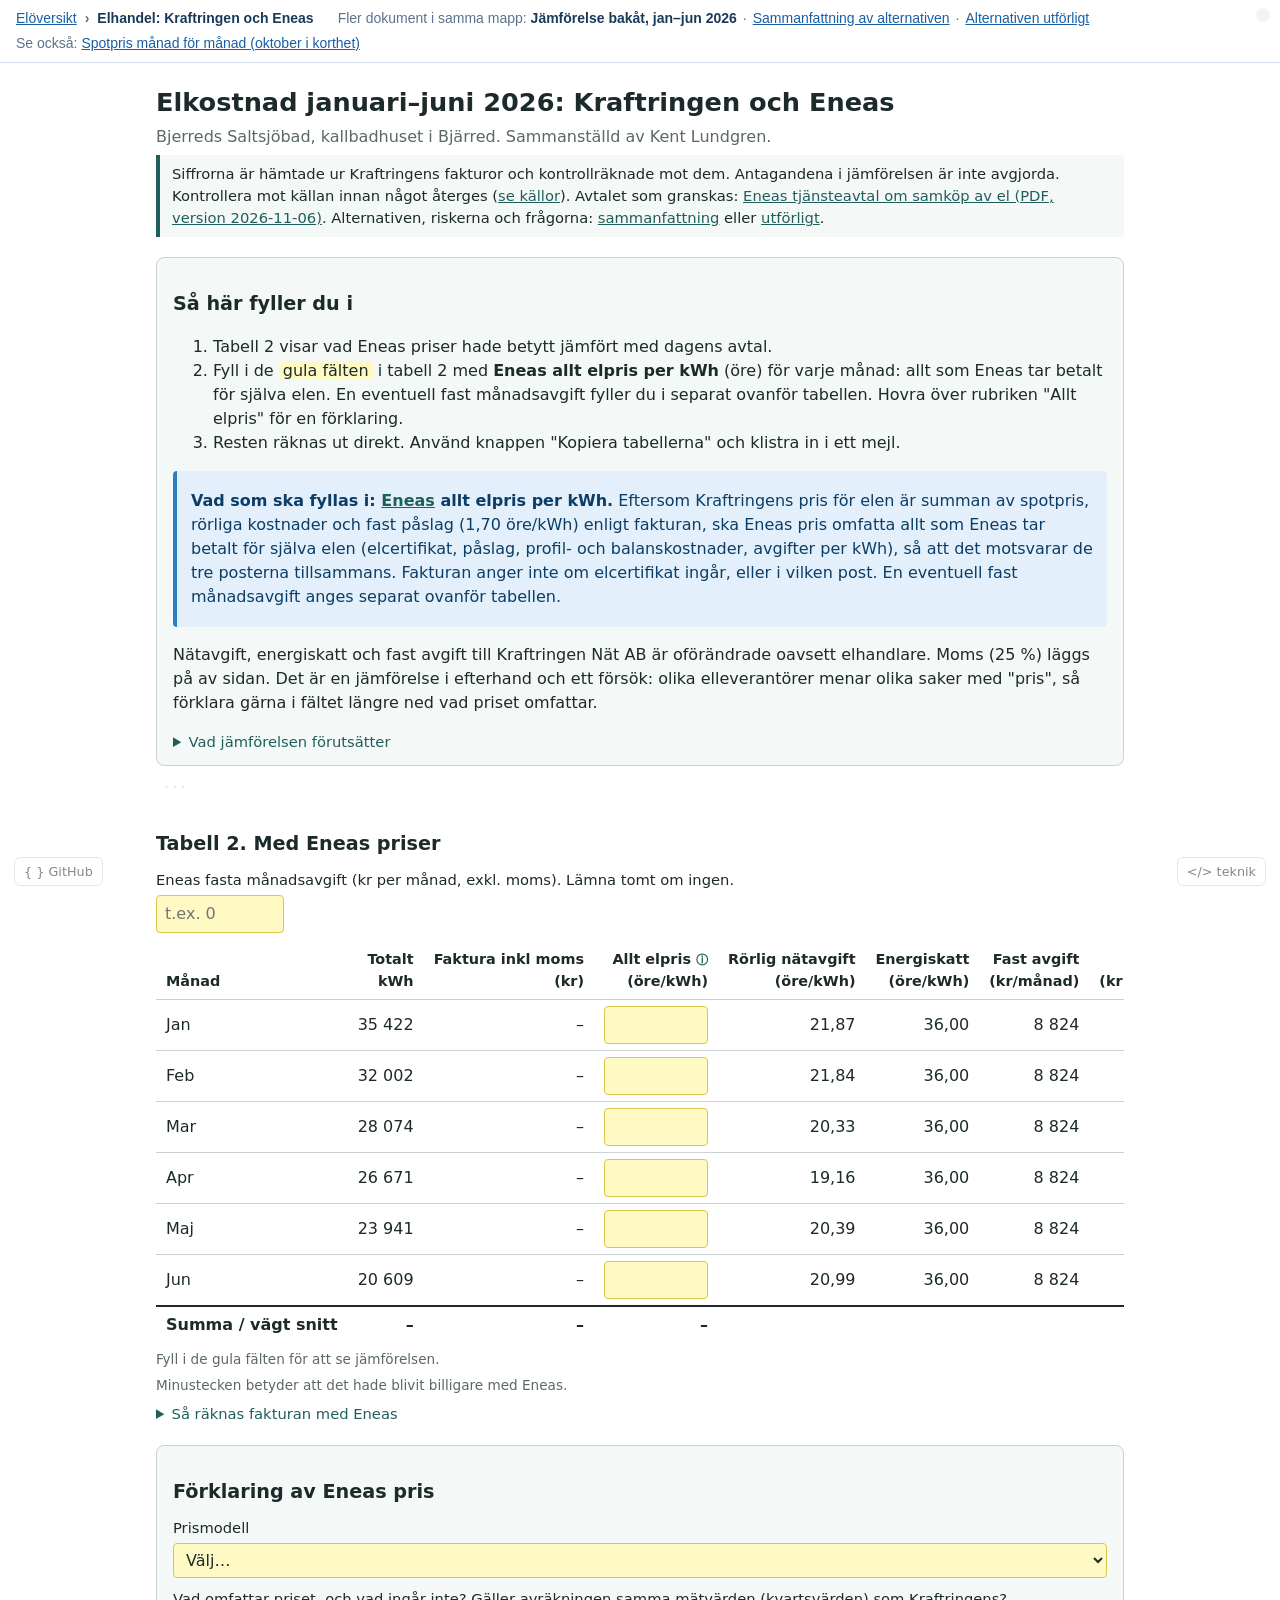
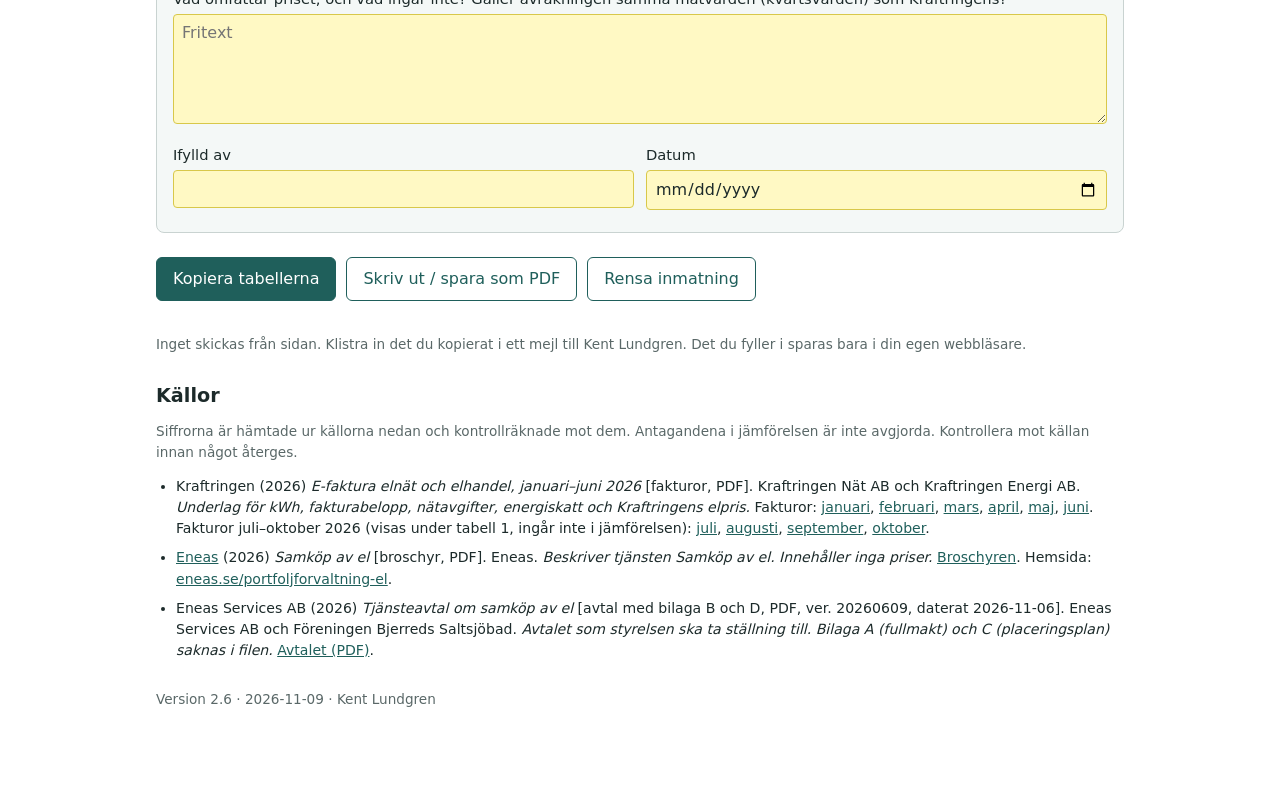
<file: Eneas_Samkop_av_El/enea_jamforelse.html>
<!DOCTYPE html>
<!--
  enea_jamforelse.html
  Jämförelse: vad Bjerreds Saltsjöbad betalade till Kraftringen januari–juni 2026
  och vad det hade blivit med Eneas priser.

  Rena HTML/CSS/JS-filer, inget ramverk, ingen byggprocess, ingen databas.
  Öppnas direkt i webbläsaren. Se PRD.md i samma mapp (utkast 3).

  UPPDATERING 2026-10-06: Första versionen (1.0), Del 1 i PRD:n.
  UPPDATERING 2026-10-06: Version 1.1. Den här sidan är den som Isak på Eneas får.
  UPPDATERING 2026-10-06: Version 1.2. Kraftringens pris i tabell 1 markeras när Eneas pris fylls i.
-->
<html lang="sv">
<head>
  <meta charset="utf-8">
  <meta name="viewport" content="width=device-width, initial-scale=1">
  <title>Elhandel Kraftringen och Eneas</title>
  <meta name="description" content="Jämförelse av elkostnaden januari–juni 2026: vad som betalades till Kraftringen och vad det hade blivit med Eneas priser.">
  <link rel="stylesheet" href="enea_jamforelse.css">
<link rel="stylesheet" href="brodsmulor.css">
</head>
<body>
<!-- brodsmulor:start (genereras av brodsmulor.py från dokument.json: ändra dokument.json, inte här) -->
<nav class="brodsmulor" aria-label="Brödsmulor och dokument i samma mapp">
<ol><li><a href="../index.html">Elöversikt</a></li><li aria-current="page">Elhandel: Kraftringen och Eneas</li></ol>
<p class="syskon">Fler dokument i samma mapp: <strong aria-current="page">Jämförelse bakåt, jan–jun 2026</strong><span class="sep">·</span><a href="sammanfattning.html">Sammanfattning av alternativen</a><span class="sep">·</span><a href="alternativ.html">Alternativen utförligt</a></p>
<p class="syskon">Se också: <a href="../Spotpris/spotpris.html#Oktober">Spotpris månad för månad (oktober i korthet)</a></p>
</nav>
<!-- brodsmulor:slut -->

<!-- Diskret länk uppe till höger. Medvetet utan text och med mycket låg synlighet. -->
<a class="hemlig" href="intern_debitering.html" aria-label="Mer"></a>

<main class="sida">

  <!-- ===== Rubrik ===== -->
  <header class="topp">
    <!-- Dubbelklick på ordet "Kraftringen" visar/döljer tabell 1 (se enea_jamforelse.js). Inget synligt tecken. -->
    <h1 id="Start">Elkostnad januari–juni 2026: <span id="kraftringen-ord">Kraftringen</span> och Eneas</h1>
    <p class="undertitel">Bjerreds Saltsjöbad, kallbadhuset i Bjärred. Sammanställd av Kent Lundgren.</p>
    <!-- UPPDATERING 2026-10-06: Texten ändrad efter kvalitetsgranskningen (tidigare "är inte kvalitetssäkrade"). -->
    <!-- UPPDATERING 2026-11-06: sista meningen i statusraden länkar till avtalet som ska granskas. -->
    <p class="status">Siffrorna är hämtade ur Kraftringens fakturor och kontrollräknade mot dem. Antagandena i jämförelsen
      är inte avgjorda. Kontrollera mot källan innan något återges (<a href="#Kallor">se källor</a>).
      Avtalet som granskas: <a href="avtal/Avtal_Samkoop_av_el_8465022484_FOORENINGEN_BJERREDS_SALTSJOOBAD_261106.pdf" target="_blank" rel="noopener">Eneas tjänsteavtal om samköp av el (PDF, version 2026-11-06)</a>.
      Alternativen, riskerna och frågorna: <a href="sammanfattning.html">sammanfattning</a> eller <a href="alternativ.html">utförligt</a>.</p>
  </header>

  <!-- ===== Hur den används ===== -->
  <section class="ruta" aria-labelledby="Anvisning">
    <h2 id="Anvisning">Så här fyller du i <a class="ankare" href="#Anvisning" aria-label="Länk till avsnittet">#</a></h2>
    <ol>
      <!-- data-text-dold = texten som visas när tabell 1 är dold (originaltexten i elementet visas när tabell 1 är synlig) -->
      <li data-text-dold="Tabell 2 visar vad Eneas priser hade betytt jämfört med dagens avtal.">Tabell 1 visar vad som faktiskt betalades till Kraftringen. Den kan inte ändras.</li>
      <!-- UPPDATERING 2026-10-06: Steget förtydligat: det som ska in är Eneas hela elpris per kWh ("Allt elpris"). -->
      <li data-text-dold="Fyll i de &lt;span class=&quot;gulmarkering&quot;&gt;gula fälten&lt;/span&gt; i tabell 2 med &lt;strong&gt;Eneas allt elpris per kWh&lt;/strong&gt; (öre) för varje månad: allt som Eneas tar betalt för själva elen. En eventuell fast månadsavgift fyller du i separat ovanför tabellen. Hovra över rubriken &quot;Allt elpris&quot; för en förklaring.">Fyll i de <span class="gulmarkering">gula fälten</span> i tabell 2 med <strong>Eneas allt elpris per kWh</strong> (öre) för varje månad: allt som
        Eneas tar betalt för själva elen, jämfört med kolumnen &quot;Allt elpris&quot; i tabell 1. En eventuell fast månadsavgift fyller du i separat ovanför tabellen.
        Hovra över rubriken &quot;Allt elpris&quot; för en förklaring.</li>
      <li>Resten räknas ut direkt. Använd knappen &quot;Kopiera tabellerna&quot; och klistra in i ett mejl.</li>
    </ol>
    <!-- UPPDATERING 2026-10-06: Texten om vad priset ska omfatta förtydligad efter granskning 2 (avsnitt 5a). -->
    <div class="notis">
      <p><strong>Vad som ska fyllas i: <a href="https://www.eneas.se/portfoljforvaltning-el/" target="_blank" rel="noopener">Eneas</a> allt elpris per kWh.</strong> Eftersom Kraftringens pris för elen är
        summan av spotpris, rörliga kostnader och fast påslag (1,70 öre/kWh) enligt fakturan, ska Eneas pris omfatta
        allt som Eneas tar betalt för själva elen (elcertifikat, påslag, profil- och balanskostnader, avgifter per kWh),
        så att det motsvarar de tre posterna tillsammans. Fakturan anger inte om elcertifikat ingår, eller i vilken post.
        En eventuell fast månadsavgift anges separat ovanför tabellen.</p>
    </div>
    <p>Nätavgift, energiskatt och fast avgift till Kraftringen Nät AB är oförändrade oavsett elhandlare.
      Moms (25 %) läggs på av sidan. Det är en jämförelse i efterhand och ett försök: olika elleverantörer menar
      olika saker med &quot;pris&quot;, så förklara gärna i fältet längre ned vad priset omfattar.</p>

    <details class="forklaring" id="Forutsattningar">
      <summary>Vad jämförelsen förutsätter</summary>
      <ul>
        <li><strong>Jämförbart pris.</strong> Jämförelsen byter ut hela Kraftringens elhandel (de tre posterna ovan)
          mot Eneas pris per kWh. Det fungerar bara om Eneas pris omfattar samma saker.</li>
        <li><strong>Viktat pris.</strong> Kraftringens pris är ett snitt per månad, viktat mot förbrukningen kvart för
          kvart. Eneas pris bör räknas på samma sätt, viktat mot samma mätvärden. Ange om priset är viktat mot
          förbrukningen eller ett snitt för hela månaden.</li>
        <li><strong>Nät och skatt oförändrade.</strong> Elnätet (Kraftringen Nät AB) kan inte bytas. Fast avgift,
          elöverföring och energiskatt (36,00 öre/kWh 2026) är därför desamma med Eneas. Eventuella nya avgifter, till
          exempel vid separata fakturor, anges som Eneas månadsavgift.</li>
        <li><strong>Moms.</strong> Beloppen är inklusive 25 % moms, samma sats hos båda leverantörerna. Skillnaden exkl.
          moms är skillnaden inkl. moms delad med 1,25.</li>
      </ul>
    </details>
  </section>

  <!-- ===== Tabell 1: idag =====
       UTSEENDE-VAL (2026-10-06): tabell 1 är dold som standard och visas med ett klick på den
       diskreta knappen "···". Bytet görs med EN konstant överst i enea_jamforelse.js
       (TABELL1_SYNLIG_SOM_STANDARD). Sätts den till true är tabell 1 alltid synlig som tidigare
       och knappen försvinner. -->
  <section id="sek-tabell1" aria-labelledby="TabellIdag">
    <button type="button" id="tabell1-vaxel" class="vaxel" aria-expanded="false" aria-controls="tabell1-innehall" aria-label="Visa mer" hidden>···</button>
    <div id="tabell1-innehall">
    <h2 id="TabellIdag">Tabell 1. Idag: det som betalades till Kraftringen <a class="ankare" href="#TabellIdag" aria-label="Länk till avsnittet">#</a></h2>
    <div class="tabell-wrap">
      <table id="tab-idag">
        <thead>
          <tr>
            <th>Månad</th>
            <th>Totalt<br>kWh</th>
            <th>Faktura inkl moms<br>(kr)</th>
            <!-- Hovra eller fokusera rubriken för en förklaring (egen "tooltip", fungerar även med tangentbord och tryck) -->
            <th class="tipp" tabindex="0" aria-describedby="tipp-t1">Allt elpris <span class="info" aria-hidden="true">ⓘ</span><br>(öre/kWh)<span class="tipp-text" role="tooltip" id="tipp-t1">Kraftringens allt elpris per kWh: spotpris + rörliga kostnader + fast påslag (1,70 öre/kWh) enligt fakturan. Fakturan anger inte om elcertifikat ingår, eller i vilken post.</span></th>
            <th>Rörlig nätavgift<br>(öre/kWh)</th>
            <th>Energiskatt<br>(öre/kWh)</th>
            <th>Fast avgift<br>(kr/månad)</th>
          </tr>
        </thead>
        <tbody></tbody>
        <tfoot></tfoot>
      </table>
    </div>
    <p class="liten">I summaraden är kWh och faktura summor. &quot;Allt elpris&quot; är ett kWh-vägt snitt:
      varje månads pris väger lika tungt som månadens förbrukning. Det är vad som i genomsnitt betalades per kWh.</p>

    <!-- UPPDATERING 2026-10-08: Juli–september direkt under januari–juni. Egen tabell och egen summarad, eftersom
         jämförelsen med Eneas (tabell 2) bara gäller januari–juni. Fylls av enea_jamforelse.js (MANADER_JUL_SEP). -->
    <h3 id="TabellIdagJulSep">Tabell 1 (forts.). Juli–oktober 2026 <a class="ankare" href="#TabellIdagJulSep" aria-label="Länk till avsnittet">#</a></h3>
    <div class="tabell-wrap">
      <table id="tab-idag-jul-sep">
        <thead>
          <tr>
            <th>Månad</th>
            <th>Totalt<br>kWh</th>
            <th>Faktura inkl moms<br>(kr)</th>
            <th>Allt elpris<br>(öre/kWh)</th>
            <th>Rörlig nätavgift<br>(öre/kWh)</th>
            <th>Energiskatt<br>(öre/kWh)</th>
            <th>Fast avgift<br>(kr/månad)</th>
          </tr>
        </thead>
        <tbody></tbody>
        <tfoot></tfoot>
      </table>
    </div>
    <p class="liten">Juli–oktober ingår inte i jämförelsen med Eneas, som gäller januari–juni. Fast nätavgift är 7 980 kr per månad
      från juli (8 824 kr per månad januari–juni), enligt fakturorna. Summaraden gäller bara juli–oktober.
      <!-- UPPDATERING 2026-11-09: oktober, nya villkor -->
      Från oktober 2026 gäller Kraftringens avtal "Rörligt kvartspris" tillsvidare. Fast påslag är då 2,50 öre/kWh (1,70 tidigare, ingår i Allt elpris)
      och en månadsavgift på 47,20 kr exkl. moms tillkommer. Månadsavgiften ingår i fakturabeloppet men har ingen egen kolumn här.</p>
    </div><!-- /tabell1-innehall -->
  </section>

  <!-- ===== Tabell 2: med Eneas ===== -->
  <section aria-labelledby="TabellEneas">
    <h2 id="TabellEneas">Tabell 2. Med Eneas priser <a class="ankare" href="#TabellEneas" aria-label="Länk till avsnittet">#</a></h2>

    <div class="fält-rad">
      <label for="avgift">Eneas fasta månadsavgift (kr per månad, exkl. moms). Lämna tomt om ingen.</label>
      <input id="avgift" type="text" inputmode="decimal" autocomplete="off" placeholder="t.ex. 0" class="gul smal">
    </div>

    <div class="tabell-wrap">
      <table id="tab-eneas">
        <thead>
          <tr>
            <th>Månad</th>
            <th>Totalt<br>kWh</th>
            <th>Faktura inkl moms<br>(kr)</th>
            <th class="tipp" tabindex="0" aria-describedby="tipp-t2">Allt elpris <span class="info" aria-hidden="true">ⓘ</span><br>(öre/kWh)<span class="tipp-text" role="tooltip" id="tipp-t2">Fyll i Eneas allt elpris per kWh. Eftersom Kraftringens pris för elen är summan av spotpris, rörliga kostnader och fast påslag (1,70 öre/kWh) enligt fakturan, ska Eneas pris omfatta allt som Eneas tar betalt för själva elen (elcertifikat, påslag, profil- och balanskostnader, avgifter per kWh), så att det motsvarar de tre posterna tillsammans. En eventuell fast månadsavgift anges separat ovanför tabellen.</span></th>
            <th>Rörlig nätavgift<br>(öre/kWh)</th>
            <th>Energiskatt<br>(öre/kWh)</th>
            <th>Fast avgift<br>(kr/månad)</th>
            <th>Skillnad mot idag<br>(kr inkl. moms, inkl. fast avgift)</th>
            <th>Skillnad<br>(%)</th>
          </tr>
        </thead>
        <tbody></tbody>
        <tfoot></tfoot>
      </table>
    </div>
    <p class="liten" id="tab-eneas-not"></p>
    <div class="notis" id="tab-eneas-total" hidden></div>
    <p class="liten">Minustecken betyder att det hade blivit billigare med Eneas.</p>

    <details class="forklaring">
      <summary>Så räknas fakturan med Eneas</summary>
      <p>Faktura med Eneas = faktura idag + ((Eneas pris − Kraftringens pris) × kWh / 100 + Eneas månadsavgift) × 1,25.
        Nätavgift, energiskatt och fast nätavgift är oförändrade. Räknat från Kraftringens faktiska fakturabelopp,
        så att tabell 1 stämmer med fakturorna och bara elhandelsdelen byts ut. Belopp avrundas till hela kronor.</p>
    </details>
  </section>

  <!-- ===== Anteckningar från den som fyller i ===== -->
  <section class="ruta" aria-labelledby="Anteckningar">
    <h2 id="Anteckningar">Förklaring av Eneas pris <a class="ankare" href="#Anteckningar" aria-label="Länk till avsnittet">#</a></h2>

    <div class="fält-rad">
      <label for="modell">Prismodell</label>
      <select id="modell" class="gul">
        <option value="">Välj…</option>
        <option>Spotpris + påslag</option>
        <option>Fast pris</option>
        <option>Prissäkrad portfölj (samköp)</option>
        <option>Annat (förklara nedan)</option>
      </select>
    </div>

    <div class="fält-rad">
      <label for="omfattar">Vad omfattar priset, och vad ingår inte? Gäller avräkningen samma mätvärden (kvartsvärden) som Kraftringens?</label>
      <textarea id="omfattar" rows="4" class="gul" placeholder="Fritext"></textarea>
    </div>

    <div class="fält-par">
      <div class="fält-rad">
        <label for="namn">Ifylld av</label>
        <input id="namn" type="text" autocomplete="off" class="gul">
      </div>
      <div class="fält-rad">
        <label for="datum">Datum</label>
        <input id="datum" type="date" class="gul">
      </div>
    </div>
  </section>

  <!-- ===== Knappar ===== -->
  <div class="knappar">
    <button type="button" id="btn-kopiera" class="knapp primar">Kopiera tabellerna</button>
    <button type="button" id="btn-skriv" class="knapp">Skriv ut / spara som PDF</button>
    <button type="button" id="btn-rensa" class="knapp">Rensa inmatning</button>
  </div>
  <p id="meddelande" class="meddelande" role="status" aria-live="polite"></p>
  <p class="liten">Inget skickas från sidan. Klistra in det du kopierat i ett mejl till Kent Lundgren.
    Det du fyller i sparas bara i din egen webbläsare.</p>

  <!-- ===== Källor ===== -->
  <section aria-labelledby="Kallor">
    <h2 id="Kallor">Källor <a class="ankare" href="#Kallor" aria-label="Länk till avsnittet">#</a></h2>
    <p class="liten">Siffrorna är hämtade ur källorna nedan och kontrollräknade mot dem. Antagandena i jämförelsen är inte
      avgjorda. Kontrollera mot källan innan något återges.</p>
    <ul class="kallor">
      <li id="ref-kraftringen">Kraftringen (2026) <em>E-faktura elnät och elhandel, januari–juni 2026</em>
        [fakturor, PDF]. Kraftringen Nät AB och Kraftringen Energi AB.
        <em>Underlag för kWh, fakturabelopp, nätavgifter, energiskatt och Kraftringens elpris.</em>
        Fakturor:
        <a href="../Kraftringen/Fakturor/202601_Kraftringen_Januari-20265_3082197306.pdf" target="_blank" rel="noopener">januari</a>,
        <a href="../Kraftringen/Fakturor/202602_Kraftringen_Februari_2026_3098735503.pdf" target="_blank" rel="noopener">februari</a>,
        <a href="../Kraftringen/Fakturor/202603_Kraftringen_Mars_2026_3112109404.pdf" target="_blank" rel="noopener">mars</a>,
        <a href="../Kraftringen/Fakturor/202604_Kraftfringen_April_3126369101.pdf" target="_blank" rel="noopener">april</a>,
        <a href="../Kraftringen/Fakturor/202605_Kraftringen_Maj_2026_3141677009.pdf" target="_blank" rel="noopener">maj</a>,
        <a href="../Kraftringen/Fakturor/202606_Kraftringen_Juni_2026_3154522605.pdf" target="_blank" rel="noopener">juni</a>.
        <!-- UPPDATERING 2026-10-08: fakturor för juli–september, som visas under tabell 1 men inte ingår i jämförelsen. -->
        Fakturor juli–oktober 2026 (visas under tabell 1, ingår inte i jämförelsen):
        <a href="../Kraftringen/Fakturor/202607_Kraftringen_Juli_2026_3165925102.pdf" target="_blank" rel="noopener">juli</a>,
        <a href="../Kraftringen/Fakturor/202608_Kraftringen_Aug_2026_3185333204.pdf" target="_blank" rel="noopener">augusti</a>,
        <a href="../Kraftringen/Fakturor/202609_Kraftringen_Sept_2026_3199122106.pdf" target="_blank" rel="noopener">september</a>,
        <a href="../Kraftringen/Fakturor/202610_Kraftringen_Oktober_2026_3219468000.pdf" target="_blank" rel="noopener">oktober</a>.
      </li>
      <li id="ref-eneas"><a href="https://www.eneas.se/portfoljforvaltning-el/" target="_blank" rel="noopener">Eneas</a> (2026) <em>Samköp av el</em> [broschyr, PDF]. Eneas.
        <em>Beskriver tjänsten Samköp av el. Innehåller inga priser.</em>
        <a href="Eneas%20Samkop%20av%20El%202026.pdf" target="_blank" rel="noopener">Broschyren</a>.
        Hemsida: <a href="https://www.eneas.se/portfoljforvaltning-el/" target="_blank" rel="noopener">eneas.se/portfoljforvaltning-el</a>.
      </li>
      <!-- UPPDATERING 2026-11-06: avtalet som ska granskas. -->
      <li id="ref-avtal">Eneas Services AB (2026) <em>Tjänsteavtal om samköp av el</em> [avtal med bilaga B och D, PDF, ver. 20260609, daterat 2026-11-06]. Eneas Services AB och Föreningen Bjerreds Saltsjöbad.
        <em>Avtalet som styrelsen ska ta ställning till. Bilaga A (fullmakt) och C (placeringsplan) saknas i filen.</em>
        <a href="avtal/Avtal_Samkoop_av_el_8465022484_FOORENINGEN_BJERREDS_SALTSJOOBAD_261106.pdf" target="_blank" rel="noopener">Avtalet (PDF)</a>.
      </li>
    </ul>
  </section>

  <footer class="fot">
    <p>Version <span id="version"></span> · <span id="versionsdatum"></span> · Kent Lundgren</p>
  </footer>
</main>

<!-- ===== Hörn: GitHub (vänster) och teknik (höger) ===== -->
<a class="corner corner-left" href="https://github.com/kentlundgren/Bjerred-el/tree/main/Eneas_Samkop_av_El" target="_blank" rel="noopener">{ } GitHub</a>
<button type="button" class="corner corner-right" id="techBtn" aria-label="Tekniköversikt">&lt;/&gt; teknik</button>

<!-- ===== Teknik-modal ===== -->
<div class="modal-overlay" id="techOverlay">
  <div class="modal" role="dialog" aria-modal="true" aria-labelledby="techTitel">
    <button type="button" class="modal-stang" id="techClose" aria-label="Stäng">&times;</button>
    <h2 id="techTitel">Hur den här sidan är byggd</h2>
    <p>Tre filer, en jämförelse och inga externa tjänster.</p>

    <h3>Tekniken</h3>
    <div class="tech-grid">
      <div class="tech-card">
        <h4>Ren HTML, CSS och JavaScript</h4>
        <p>Inga ramverk, inga bibliotek och ingen byggprocess. Sidan öppnas direkt från fil eller från GitHub Pages.</p>
      </div>
      <div class="tech-card">
        <h4>Ingen server eller databas</h4>
        <p>Det som fylls i skickas ingenstans. Det sparas bara i den egna webbläsaren (localStorage) så att det inte försvinner om fliken stängs.</p>
      </div>
      <div class="tech-card">
        <h4>Kraftringens belopp är fasta</h4>
        <p>kWh, fakturabelopp och priser per månad ligger inbakade i JavaScript och är hämtade ur de sex fakturorna för januari–juni. Juli–oktober under tabell 1 är hämtade ur de fyra fakturorna för de månaderna.</p>
      </div>
      <div class="tech-card">
        <h4>Beräkning från fakturans belopp</h4>
        <p>Eneas-scenariot byter bara ut elhandelsdelen i Kraftringens faktiska fakturabelopp. Då stämmer tabell 1 exakt med fakturorna trots att öre-priserna på fakturan är avrundade.</p>
      </div>
      <div class="tech-card">
        <h4>Kopiering till mejl</h4>
        <p>Knappen lägger tabellerna både som HTML och som text på urklipp, så att de klistras in som tabeller i Outlook och Gmail.</p>
      </div>
    </div>

    <h3>Metoden</h3>
    <div class="tech-grid">
      <div class="tech-card">
        <h4>Kravdokument först</h4>
        <p>Sidan följer <code>PRD.md</code> i samma mapp. Databas och inloggning togs bort ur kraven innan bygget, eftersom sidan bara är till för Kent och Isak.</p>
      </div>
      <div class="tech-card">
        <h4>Egenkontroll 2026-10-06</h4>
        <p>Kraftringens siffror (kWh, fakturabelopp, elpris, nätavgift, energiskatt) är inlästa ur de sex PDF-fakturorna med kod och jämförda med sidans data: 85 kontroller utan avvikelse. Fakturornas egen räkning (kWh × öre, moms, summor) stämde i 90 kontroller. Det är en egenkontroll, gjord av den som byggde sidan.</p>
      </div>
      <div class="tech-card">
        <h4>Beräkningen slumptestad</h4>
        <p>Jämförelsen i tabell 2 testades med 60 slumpade prisuppsättningar (1 096 kontroller) mot en referens med heltalsaritmetik: inga fel. Eneas pris lika med Kraftringens ger noll i skillnad, och ogiltig inmatning ignoreras.</p>
      </div>
      <div class="tech-card">
        <h4>Oberoende granskning 2026-10-06</h4>
        <p>En separat granskning, som inte tog del av egenkontrollens resultat, läste fakturorna själv och kontrollerade alla fält och beräkningarna: inga fel hittades. Antagandena i jämförelsen bedömdes som delvis oklara och förklaras under "Vad jämförelsen förutsätter". Tillsammans med egenkontrollen är det en tvåstegsgranskning. Kontrollera mot källan.</p>
      </div>
    </div>
  </div>
</div>

<!-- Hjälpfunktioner först, därefter sidans egen logik -->
<script src="enea_hjalp.js"></script>
<script src="enea_jamforelse.js"></script>
</body>
</html>
</file>
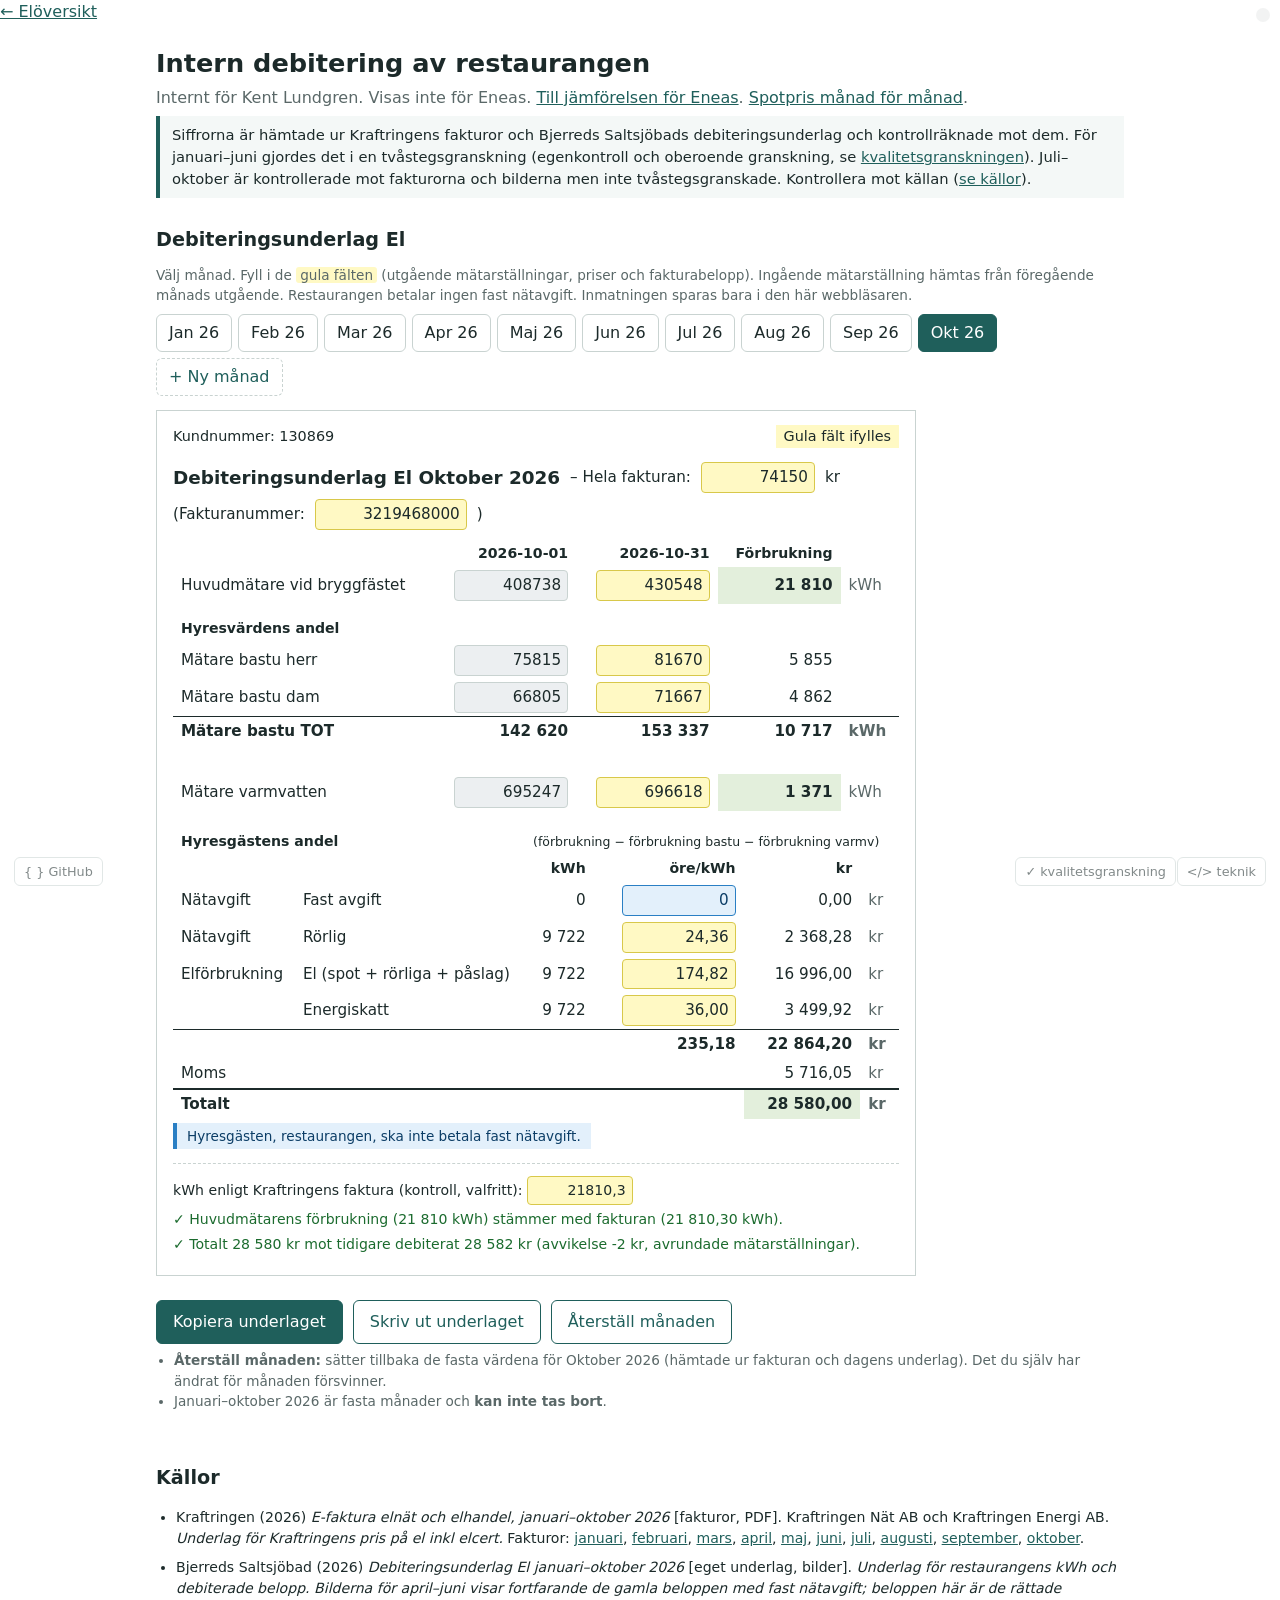
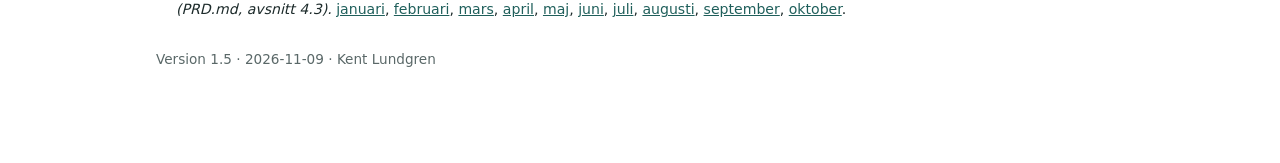
<file: Eneas_Samkop_av_El/intern_debitering.html>
<!DOCTYPE html>
<!--
  intern_debitering.html
  INTERN sida för Kent: hur elkostnaden delas upp internt (debiteringsunderlag för restaurangen,
  hyresgästen). Visas inte för Eneas och är inte länkad från Isaks sida
  annat än med en nästan osynlig cirkel uppe till höger i enea_jamforelse.html.

  Det här är grunden för Del 2 i PRD.md (mall för internt debiteringsunderlag).
  Gemensamma hjälpfunktioner: enea_hjalp.js. Stilmall: enea_jamforelse.css (delas).

  UPPDATERING 2026-10-06: Första versionen (1.0). Tabellen "Restaurangens andel" lyft hit
  från enea_jamforelse.html.
  UPPDATERING 2026-10-08: Avsnitten "Jämförelse med Eneas priser" och tabellen "Restaurangens andel
  januari–juni 2026" (med kopiera- och utskriftsknappar) borttagna. De hörde inte till
  debiteringsunderlaget och förvillade. Jämförelsen med Eneas finns kvar på enea_jamforelse.html.
-->
<html lang="sv">
<head>
  <meta charset="utf-8">
  <meta name="viewport" content="width=device-width, initial-scale=1">
  <meta name="robots" content="noindex, nofollow">
  <title>Intern debitering</title>
  <link rel="stylesheet" href="enea_jamforelse.css">
  <link rel="stylesheet" href="intern_debitering.css">
</head>
<body>

<!-- Diskret länk uppe till höger, tillbaka till jämförelsesidan (samma cirkel som på den sidan). -->
<a class="hemlig" href="enea_jamforelse.html" aria-label="Mer"></a>

<!-- Knapp uppe i vänstra hörnet tillbaka till elöversikten (index.html i mappen ovanför) -->
<a class="topplank" href="../index.html">← Elöversikt</a>

<main class="sida">

  <header class="topp">
    <h1 id="Start">Intern debitering av restaurangen</h1>
    <p class="undertitel">Internt för Kent Lundgren. Visas inte för Eneas.
      <a href="enea_jamforelse.html">Till jämförelsen för Eneas</a>.
      <!-- UPPDATERING 2026-10-07: Länk till spotprissidan (intern, därför inte på Isaks sida) -->
      <a href="../Spotpris/spotpris.html">Spotpris månad för månad</a>.</p>
    <p class="status">Siffrorna är hämtade ur Kraftringens fakturor och Bjerreds Saltsjöbads debiteringsunderlag
      och kontrollräknade mot dem. För januari–juni gjordes det i en tvåstegsgranskning (egenkontroll och oberoende
      granskning, se <a href="kvalitetsgranskning.html">kvalitetsgranskningen</a>). Juli–oktober är kontrollerade
      mot fakturorna och bilderna men inte tvåstegsgranskade.
      Kontrollera mot källan (<a href="#Kallor">se källor</a>).</p>
  </header>

  <!-- ============ DEL 2: Debiteringsunderlag (liknar dagens underlag) ============ -->
  <section class="endast-underlag" aria-labelledby="Underlag">
    <h2 id="Underlag">Debiteringsunderlag El <a class="ankare" href="#Underlag" aria-label="Länk till avsnittet">#</a></h2>
    <p class="liten">Välj månad. Fyll i de <span class="gulmarkering">gula fälten</span> (utgående mätarställningar,
      priser och fakturabelopp). Ingående mätarställning hämtas från föregående månads utgående.
      Restaurangen betalar ingen fast nätavgift. Inmatningen sparas bara i den här webbläsaren.</p>

    <div class="manadsval" id="manadsval" role="tablist" aria-label="Välj månad"></div>

    <div class="ark" id="ark">
      <div class="ark-topp">
        <span>Kundnummer: 130869</span>
        <span class="gul-etikett">Gula fält ifylles</span>
      </div>

      <div class="ark-titelrad">
        <h3 id="ark-titel">Debiteringsunderlag El</h3>
        <span>– Hela fakturan:</span>
        <input type="text" inputmode="decimal" autocomplete="off" class="gul" id="f-faktura" aria-label="Hela fakturan, kr">
        <span>kr</span>
        <span>(Fakturanummer:</span>
        <input type="text" autocomplete="off" class="gul bred" id="f-nr" aria-label="Fakturanummer">
        <span>)</span>
      </div>

      <!-- Mätarställningar -->
      <table id="tab-mat">
        <thead>
          <tr>
            <th colspan="2"></th>
            <th id="datum-start"></th>
            <th id="datum-slut"></th>
            <th>Förbrukning</th>
            <th></th>
          </tr>
        </thead>
        <tbody>
          <tr>
            <td class="etikett" colspan="2">Huvudmätare vid bryggfästet</td>
            <td><input type="text" inputmode="decimal" autocomplete="off" id="s-huvud" aria-label="Huvudmätare, ingående"></td>
            <td><input type="text" inputmode="decimal" autocomplete="off" class="gul" id="e-huvud" aria-label="Huvudmätare, utgående"></td>
            <td class="gron" id="u-huvud">–</td><td class="enhet">kWh</td>
          </tr>
          <tr><th class="delrubrik" colspan="6">Hyresvärdens andel</th></tr>
          <tr>
            <td class="etikett" colspan="2">Mätare bastu herr</td>
            <td><input type="text" inputmode="decimal" autocomplete="off" id="s-herr" aria-label="Bastu herr, ingående"></td>
            <td><input type="text" inputmode="decimal" autocomplete="off" class="gul" id="e-herr" aria-label="Bastu herr, utgående"></td>
            <td id="u-herr">–</td><td></td>
          </tr>
          <tr>
            <td class="etikett" colspan="2">Mätare bastu dam</td>
            <td><input type="text" inputmode="decimal" autocomplete="off" id="s-dam" aria-label="Bastu dam, ingående"></td>
            <td><input type="text" inputmode="decimal" autocomplete="off" class="gul" id="e-dam" aria-label="Bastu dam, utgående"></td>
            <td id="u-dam">–</td><td></td>
          </tr>
          <tr class="summa">
            <td class="etikett" colspan="2">Mätare bastu TOT</td>
            <td id="t-bastu-s">–</td><td id="t-bastu-e">–</td>
            <td id="u-bastu">–</td><td class="enhet">kWh</td>
          </tr>
          <tr><td colspan="6">&nbsp;</td></tr>
          <tr>
            <td class="etikett" colspan="2">Mätare varmvatten</td>
            <td><input type="text" inputmode="decimal" autocomplete="off" id="s-varm" aria-label="Varmvatten, ingående"></td>
            <td><input type="text" inputmode="decimal" autocomplete="off" class="gul" id="e-varm" aria-label="Varmvatten, utgående"></td>
            <td class="gron" id="u-varm">–</td><td class="enhet">kWh</td>
          </tr>
        </tbody>
      </table>

      <!-- Hyresgästens andel -->
      <table id="tab-hgandel">
        <thead>
          <tr><th class="delrubrik" colspan="2" style="text-align:left">Hyresgästens andel</th>
              <th colspan="4" style="font-weight:400;font-size:.78rem;text-align:left">(förbrukning − förbrukning bastu − förbrukning varmv)</th></tr>
          <tr><th colspan="2"></th><th>kWh</th><th>öre/kWh</th><th>kr</th><th></th></tr>
        </thead>
        <tbody>
          <tr>
            <td class="etikett">Nätavgift</td><td class="etikett">Fast avgift</td>
            <td>0</td>
            <td><input type="text" class="last blatt" value="0" readonly aria-label="Fast avgift öre/kWh, låst till 0"></td>
            <td>0,00</td><td class="enhet">kr</td>
          </tr>
          <tr>
            <td class="etikett">Nätavgift</td><td class="etikett">Rörlig</td>
            <td id="h-kwh-1">–</td>
            <td><input type="text" inputmode="decimal" autocomplete="off" class="gul" id="p-rorlig" aria-label="Rörlig nätavgift öre/kWh"></td>
            <td id="h-kr-1">–</td><td class="enhet">kr</td>
          </tr>
          <tr>
            <td class="etikett">Elförbrukning</td><td class="etikett">El (spot + rörliga + påslag)</td>
            <td id="h-kwh-2">–</td>
            <td><input type="text" inputmode="decimal" autocomplete="off" class="gul" id="p-el" aria-label="El inkl elcert öre/kWh"></td>
            <td id="h-kr-2">–</td><td class="enhet">kr</td>
          </tr>
          <tr>
            <td class="etikett"></td><td class="etikett">Energiskatt</td>
            <td id="h-kwh-3">–</td>
            <td><input type="text" inputmode="decimal" autocomplete="off" class="gul" id="p-skatt" aria-label="Energiskatt öre/kWh"></td>
            <td id="h-kr-3">–</td><td class="enhet">kr</td>
          </tr>
          <tr class="summa">
            <td colspan="2"></td><td></td><td id="h-sumore">–</td><td id="h-exkl">–</td><td class="enhet">kr</td>
          </tr>
          <tr><td class="etikett" colspan="2">Moms</td><td></td><td></td><td id="h-moms">–</td><td class="enhet">kr</td></tr>
          <tr class="totalt">
            <td class="etikett" colspan="2">Totalt</td><td></td><td></td><td class="gron" id="h-tot">–</td><td class="enhet">kr</td>
          </tr>
        </tbody>
      </table>
      <p class="anm fast">Hyresgästen, restaurangen, ska inte betala fast nätavgift.</p>

      <div class="kontroll" id="kontroll" aria-live="polite">
        <p><label for="f-kwh">kWh enligt Kraftringens faktura (kontroll, valfritt):</label>
          <input type="text" inputmode="decimal" autocomplete="off" class="gul" id="f-kwh" style="width:7.5em;text-align:right"></p>
        <div id="kontroll-resultat"></div>
      </div>
    </div>

    <div class="knappar ark-verktyg">
      <button type="button" id="btn-u-kopiera" class="knapp primar">Kopiera underlaget</button>
      <button type="button" id="btn-u-skriv" class="knapp">Skriv ut underlaget</button>
      <button type="button" id="btn-u-aterstall" class="knapp">Återställ månaden</button>
      <button type="button" id="btn-u-ta-bort" class="knapp" hidden>Ta bort månaden</button>
    </div>
    <!-- Förklaring av vad knapparna gör för vald månad (fylls i av intern_underlag.js) -->
    <ul id="knapp-info" class="liten ark-verktyg" style="margin:6px 0 0;padding-left:18px"></ul>
    <p id="meddelande-u" class="meddelande" role="status" aria-live="polite"></p>
  </section>

  <section class="ej-underlag" aria-labelledby="Kallor">
    <h2 id="Kallor">Källor <a class="ankare" href="#Kallor" aria-label="Länk till avsnittet">#</a></h2>
    <ul class="kallor">
      <li id="ref-kraftringen">Kraftringen (2026) <em>E-faktura elnät och elhandel, januari–oktober 2026</em>
        [fakturor, PDF]. Kraftringen Nät AB och Kraftringen Energi AB.
        <em>Underlag för Kraftringens pris på el inkl elcert.</em>
        Fakturor:
        <a href="../Kraftringen/Fakturor/202601_Kraftringen_Januari-20265_3082197306.pdf" target="_blank" rel="noopener">januari</a>,
        <a href="../Kraftringen/Fakturor/202602_Kraftringen_Februari_2026_3098735503.pdf" target="_blank" rel="noopener">februari</a>,
        <a href="../Kraftringen/Fakturor/202603_Kraftringen_Mars_2026_3112109404.pdf" target="_blank" rel="noopener">mars</a>,
        <a href="../Kraftringen/Fakturor/202604_Kraftfringen_April_3126369101.pdf" target="_blank" rel="noopener">april</a>,
        <a href="../Kraftringen/Fakturor/202605_Kraftringen_Maj_2026_3141677009.pdf" target="_blank" rel="noopener">maj</a>,
        <a href="../Kraftringen/Fakturor/202606_Kraftringen_Juni_2026_3154522605.pdf" target="_blank" rel="noopener">juni</a>,
        <!-- UPPDATERING 2026-10-08: juli–september tillagda. Vid varje ny månad: lägg till en länk här (och i listan nedan). -->
        <a href="../Kraftringen/Fakturor/202607_Kraftringen_Juli_2026_3165925102.pdf" target="_blank" rel="noopener">juli</a>,
        <a href="../Kraftringen/Fakturor/202608_Kraftringen_Aug_2026_3185333204.pdf" target="_blank" rel="noopener">augusti</a>,
        <a href="../Kraftringen/Fakturor/202609_Kraftringen_Sept_2026_3199122106.pdf" target="_blank" rel="noopener">september</a>,
        <!-- UPPDATERING 2026-11-09: oktober tillagd -->
        <a href="../Kraftringen/Fakturor/202610_Kraftringen_Oktober_2026_3219468000.pdf" target="_blank" rel="noopener">oktober</a>.
      </li>
      <li id="ref-debitering">Bjerreds Saltsjöbad (2026) <em>Debiteringsunderlag El januari–oktober 2026</em>
        [eget underlag, bilder]. <em>Underlag för restaurangens kWh och debiterade belopp. Bilderna för april–juni visar
        fortfarande de gamla beloppen med fast nätavgift; beloppen här är de rättade (PRD.md, avsnitt 4.3).</em>
        <a href="../Kraftringen/Intern_debitering/202601_Intern_debitering.jpg" target="_blank" rel="noopener">januari</a>,
        <a href="../Kraftringen/Intern_debitering/202602_Intern_debitering.jpg" target="_blank" rel="noopener">februari</a>,
        <a href="../Kraftringen/Intern_debitering/202603_Intern_debitering.jpg" target="_blank" rel="noopener">mars</a>,
        <a href="../Kraftringen/Intern_debitering/202604_Intern_debitering.jpg" target="_blank" rel="noopener">april</a>,
        <a href="../Kraftringen/Intern_debitering/202605_Intern_debitering.jpg" target="_blank" rel="noopener">maj</a>,
        <a href="../Kraftringen/Intern_debitering/202606_Intern_debitering.jpg" target="_blank" rel="noopener">juni</a>,
        <a href="../Kraftringen/Intern_debitering/202607_Intern_debitering.jpg" target="_blank" rel="noopener">juli</a>,
        <a href="../Kraftringen/Intern_debitering/202608_Intern_debitering.jpg" target="_blank" rel="noopener">augusti</a>,
        <a href="../Kraftringen/Intern_debitering/202609_Intern_debitering.jpg" target="_blank" rel="noopener">september</a>,
        <a href="../Kraftringen/Intern_debitering/202610_Intern_debitering.jpg" target="_blank" rel="noopener">oktober</a>.
      </li>
    </ul>
  </section>

  <footer class="fot">
    <p>Version <span id="version"></span> · <span id="versionsdatum"></span> · Kent Lundgren</p>
  </footer>
</main>

<a class="corner corner-left" href="https://github.com/kentlundgren/Bjerred-el/tree/main/Eneas_Samkop_av_El" target="_blank" rel="noopener">{ } GitHub</a>
<button type="button" class="corner corner-right" id="techBtn" aria-label="Tekniköversikt">&lt;/&gt; teknik</button>
<!-- Knapp till den egna sidan med kvalitetsgranskningen (inte en modal: egen adress som går att länka och skriva ut) -->
<a class="corner corner-right corner-kvalitet" href="kvalitetsgranskning.html">✓ kvalitetsgranskning</a>

<div class="modal-overlay" id="techOverlay">
  <div class="modal" role="dialog" aria-modal="true" aria-labelledby="techTitel">
    <button type="button" class="modal-stang" id="techClose" aria-label="Stäng">&times;</button>
    <h2 id="techTitel">Hur den här sidan är byggd</h2>
    <p>Intern sida. Den delar stilmall och hjälpfunktioner med jämförelsesidan men har egen data.</p>

    <h3>Tekniken</h3>
    <div class="tech-grid">
      <div class="tech-card">
        <h4>Ren HTML, CSS och JavaScript</h4>
        <p>Inga ramverk, inga bibliotek, ingen server och ingen databas. Inget skickas från sidan.</p>
      </div>
      <div class="tech-card">
        <h4>Egen data</h4>
        <p>Månadernas mätarställningar och priser ligger i den här sidans JavaScript (fasta månader) och i webbläsarens localStorage (det du själv fyller i eller ändrar). Inget skickas från sidan.</p>
      </div>
      <div class="tech-card">
        <h4>Ingen riktig åtkomstkontroll</h4>
        <p>Sidan har <code>noindex</code> och en nästan osynlig länk, men den är inte lösenordsskyddad. Den som känner adressen kan öppna den.</p>
      </div>
    </div>

    <h3>Metoden</h3>
    <div class="tech-grid">
      <div class="tech-card">
        <h4>Underlag som liknar dagens</h4>
        <p>Debiteringsunderlaget följer uppställningen i dagens underlag (huvudmätare, bastu, varmvatten, hyresgästens andel). Ingående mätarställning hämtas från föregående månads utgående, utom för huvudmätaren i oktober: den ingår med 408 738 (fakturans 408 737,96), eftersom septembers underlag slutar på 408 739. Januari–oktober är förifyllda från underlagens heltal, och avvikelser på någon krona godtas.</p>
        <p>Hyresgästen betalar ingen fast avgift. Raden finns med för att visa att avgiften finns. Från oktober 2026 har Kraftringen också en månadsavgift i elhandeln (47,20 kr exkl. moms). Den redovisas inte under hyresgästens andel, på samma sätt som fast nätavgift. Påslaget (2,50 öre/kWh från oktober) ingår i raden för el.</p>
      </div>
      <div class="tech-card">
        <h4>Rättade belopp</h4>
        <p>Restaurangen debiteras aldrig fast nätavgift. Beloppen för april–juni är de rättade enligt PRD.md, avsnitt 4.3.</p>
      </div>
      <div class="tech-card">
        <h4>Egenkontroll 2026-10-06</h4>
        <p>Siffrorna från Kraftringens fakturor är inlästa ur PDF med kod och jämförda med sidans data (85 kontroller) utan avvikelse. Underlagets räkning (mätarförbrukning, bastu, varmvatten, hyresgäst-kWh, kr per rad, moms, totalt) är omräknad med exakt decimalaritmetik för alla sex månader: 66 kontroller utan avvikelse. Totalbeloppen avviker −2 till +1 kr mot tidigare debiterat, eftersom mätarställningarna i underlagen är avrundade.</p>
      </div>
      <div class="tech-card">
        <h4>Stickprov mot bilderna</h4>
        <p>Mätarställningarna kan inte läsas maskinellt ur bilderna. Tre slumpade månader (januari, mars, april) lästes om och jämfördes fält för fält: inga avvikelser. De övriga tre är kontrollerade via att mätarkedjan stämmer.</p>
      </div>
      <div class="tech-card">
        <h4>Oberoende granskning 2026-10-06</h4>
        <p>En separat granskning läste alla sex fakturor och alla sex bilder och kontrollerade 220 fält: inga fel. Beräkningarna testades i de riktiga sidorna. Antagandena bedömdes delvis som oklara. Tillsammans med egenkontrollen är det en tvåstegsgranskning. Hela redovisningen finns på sidan <a href="kvalitetsgranskning.html">Kvalitetsgranskning</a> (knappen nere till höger).</p>
      </div>
    </div>
  </div>
</div>

<script src="enea_hjalp.js"></script>
<script src="intern_debitering.js"></script>
<script src="intern_underlag.js"></script>
</body>
</html>
</file>
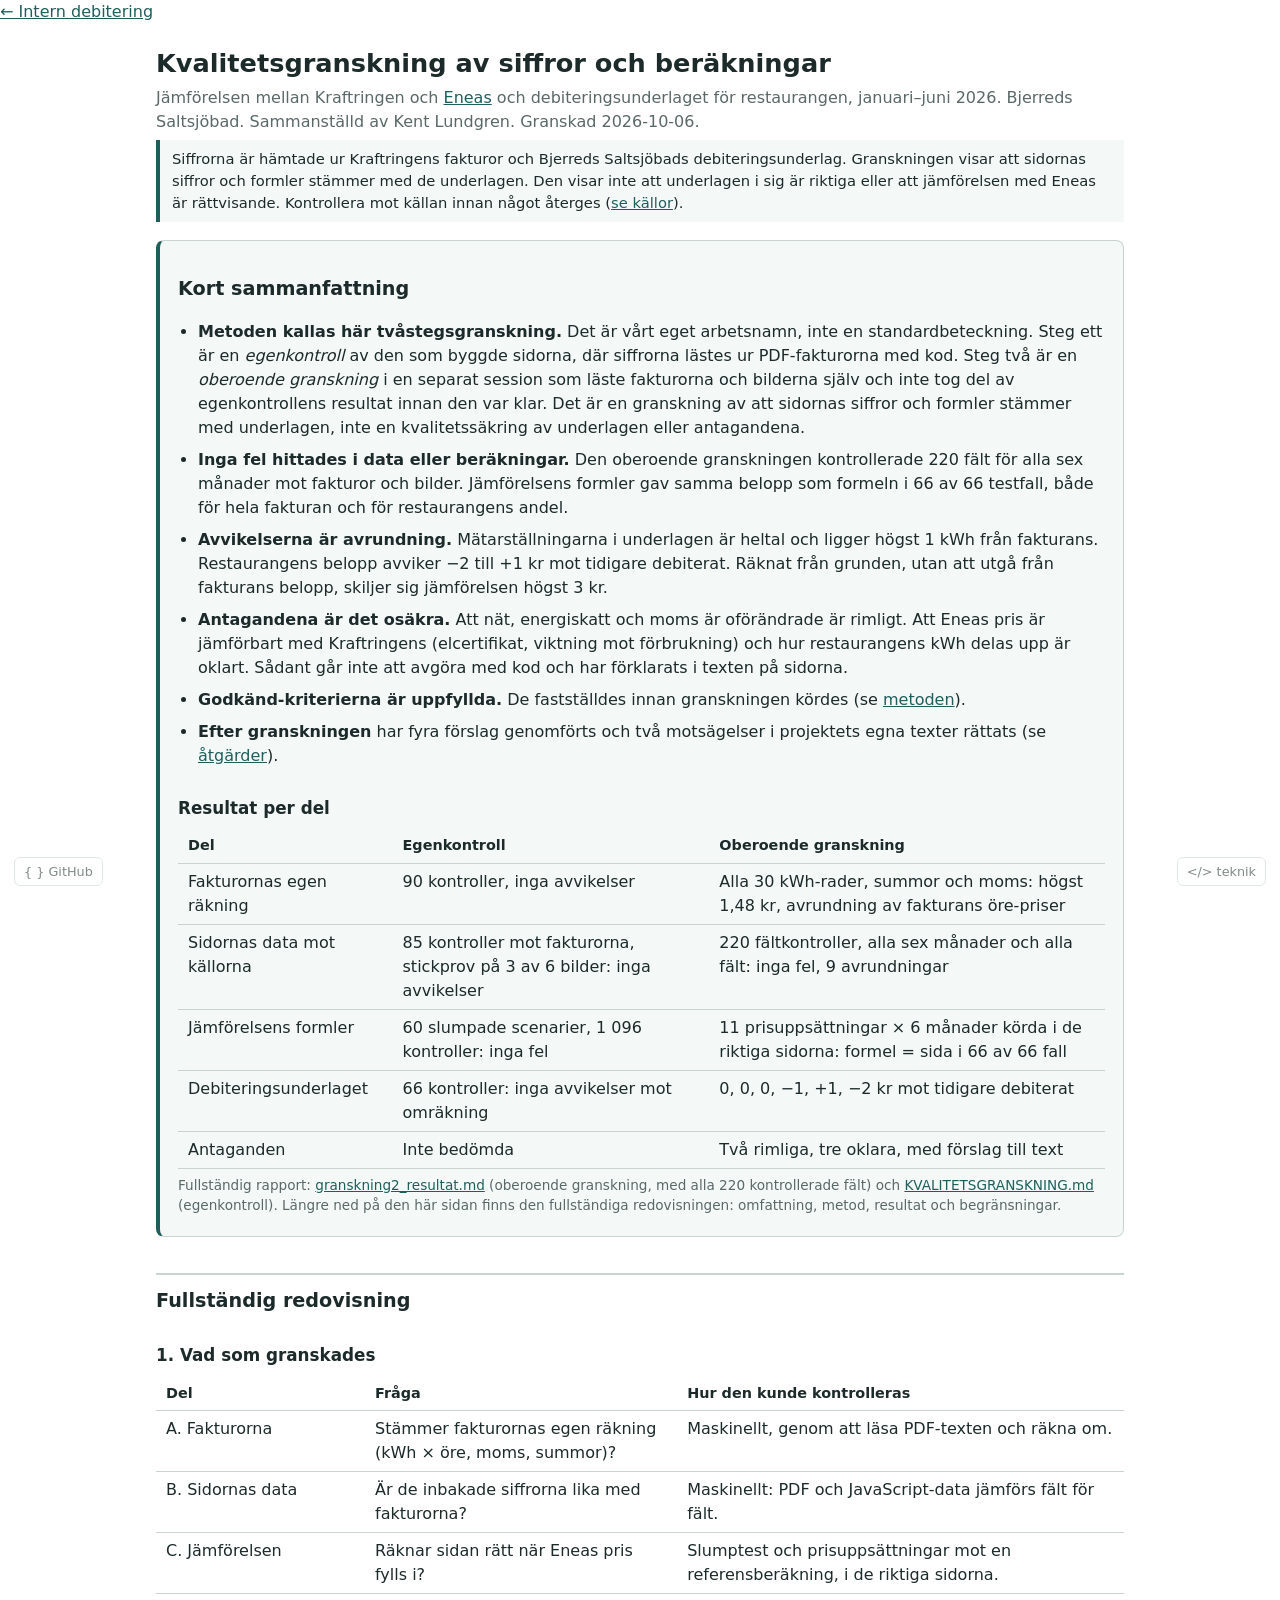
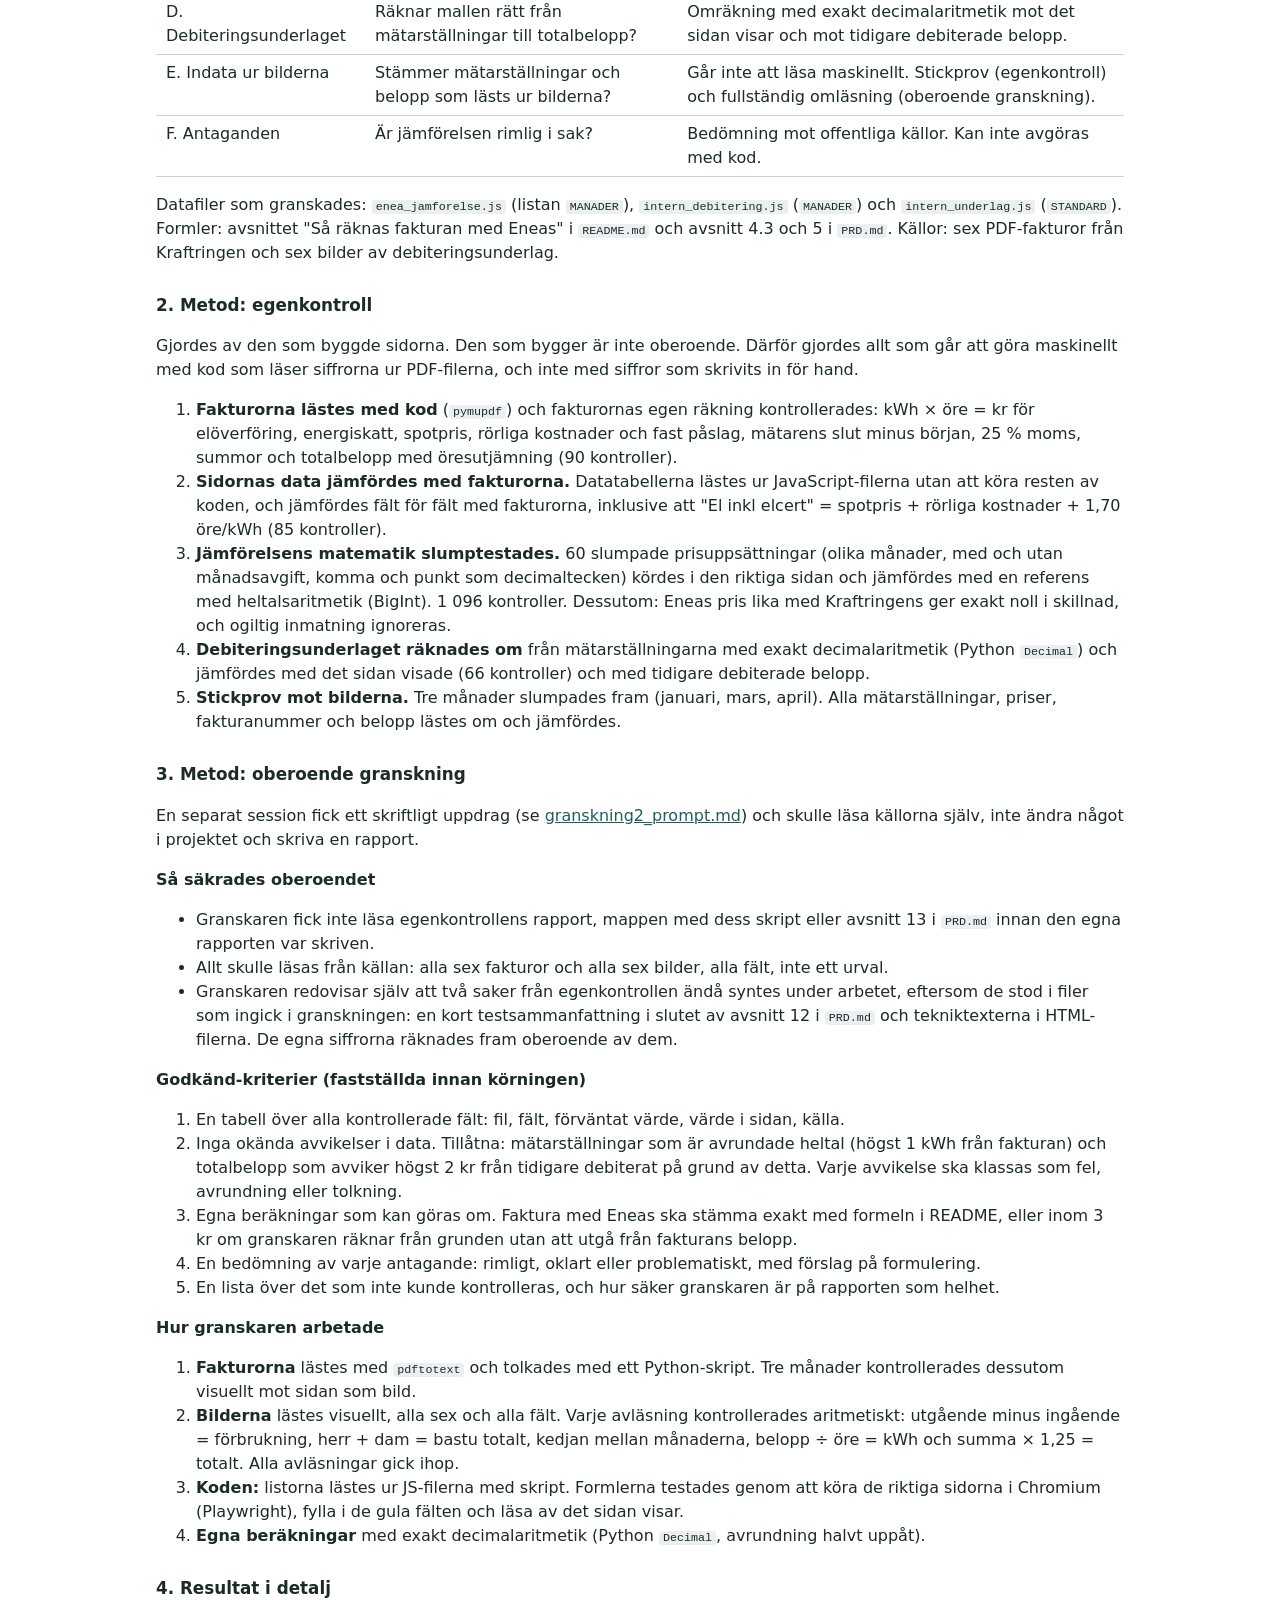
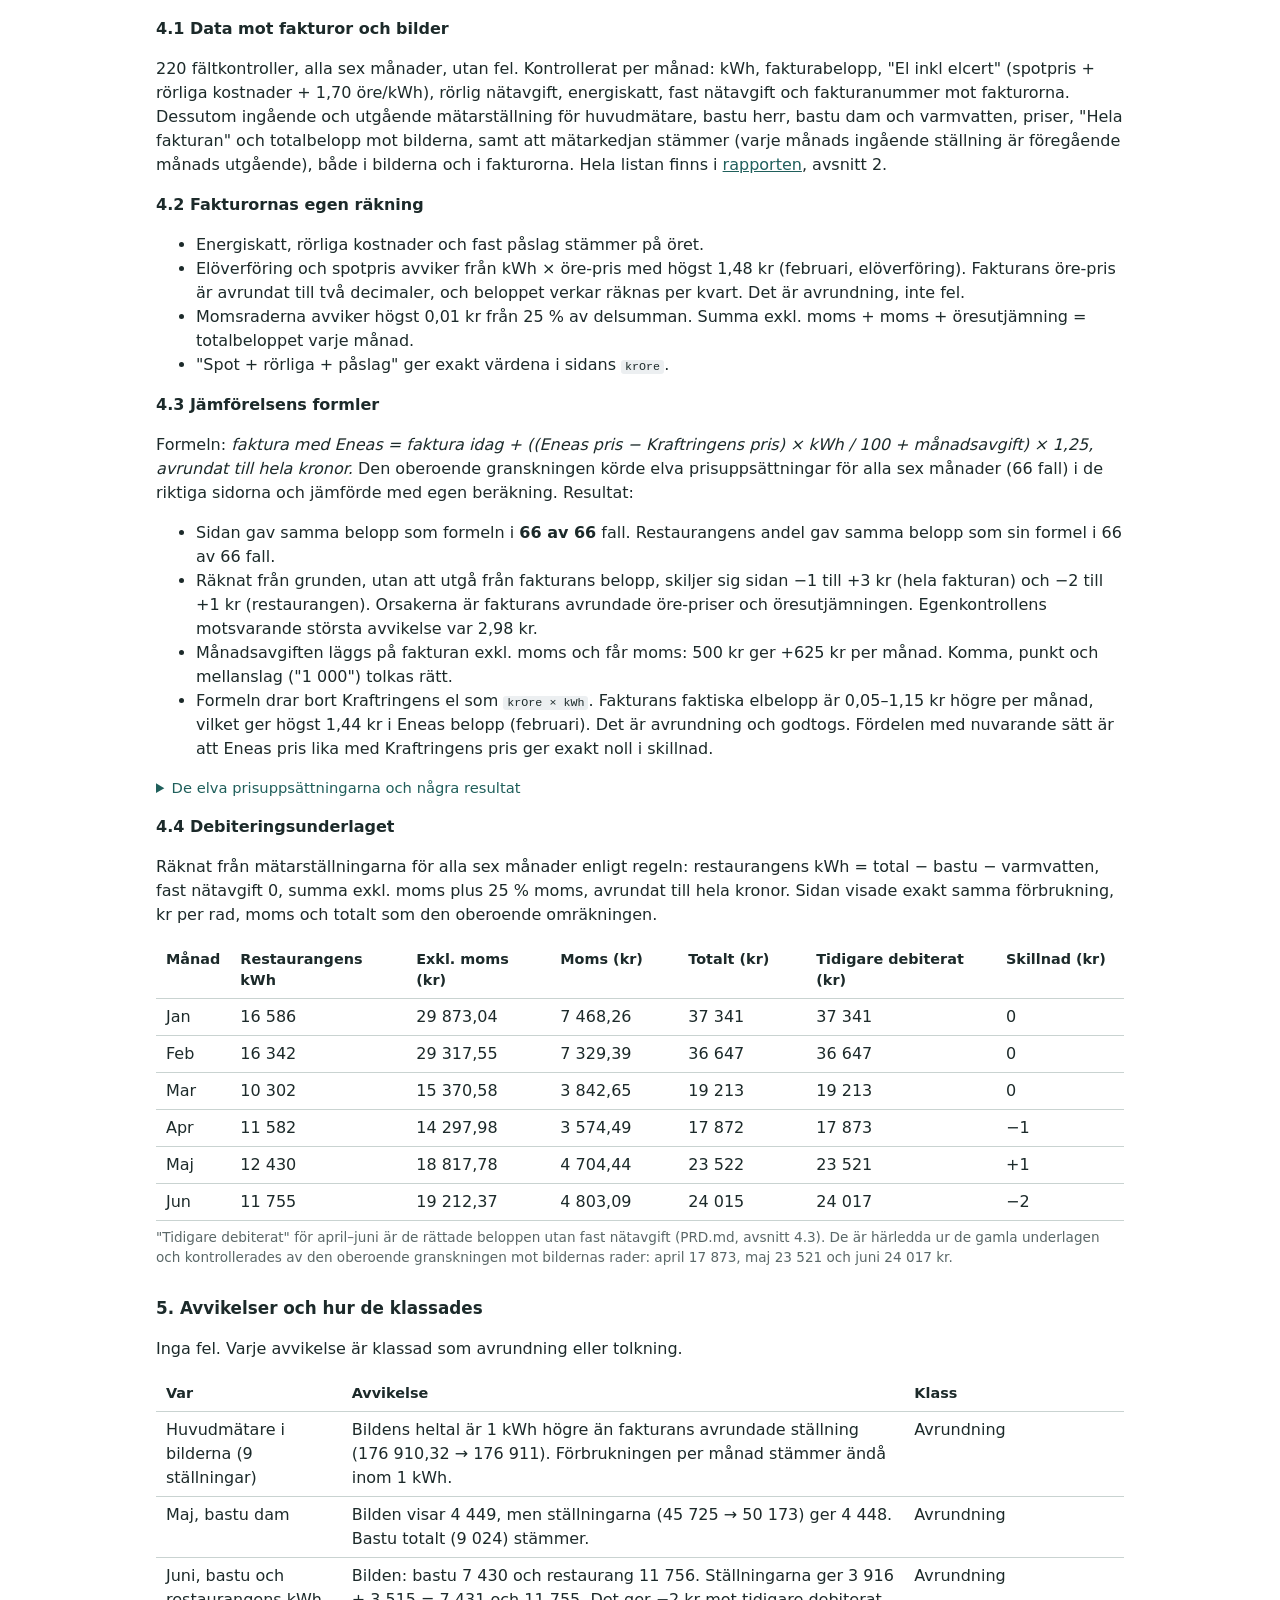
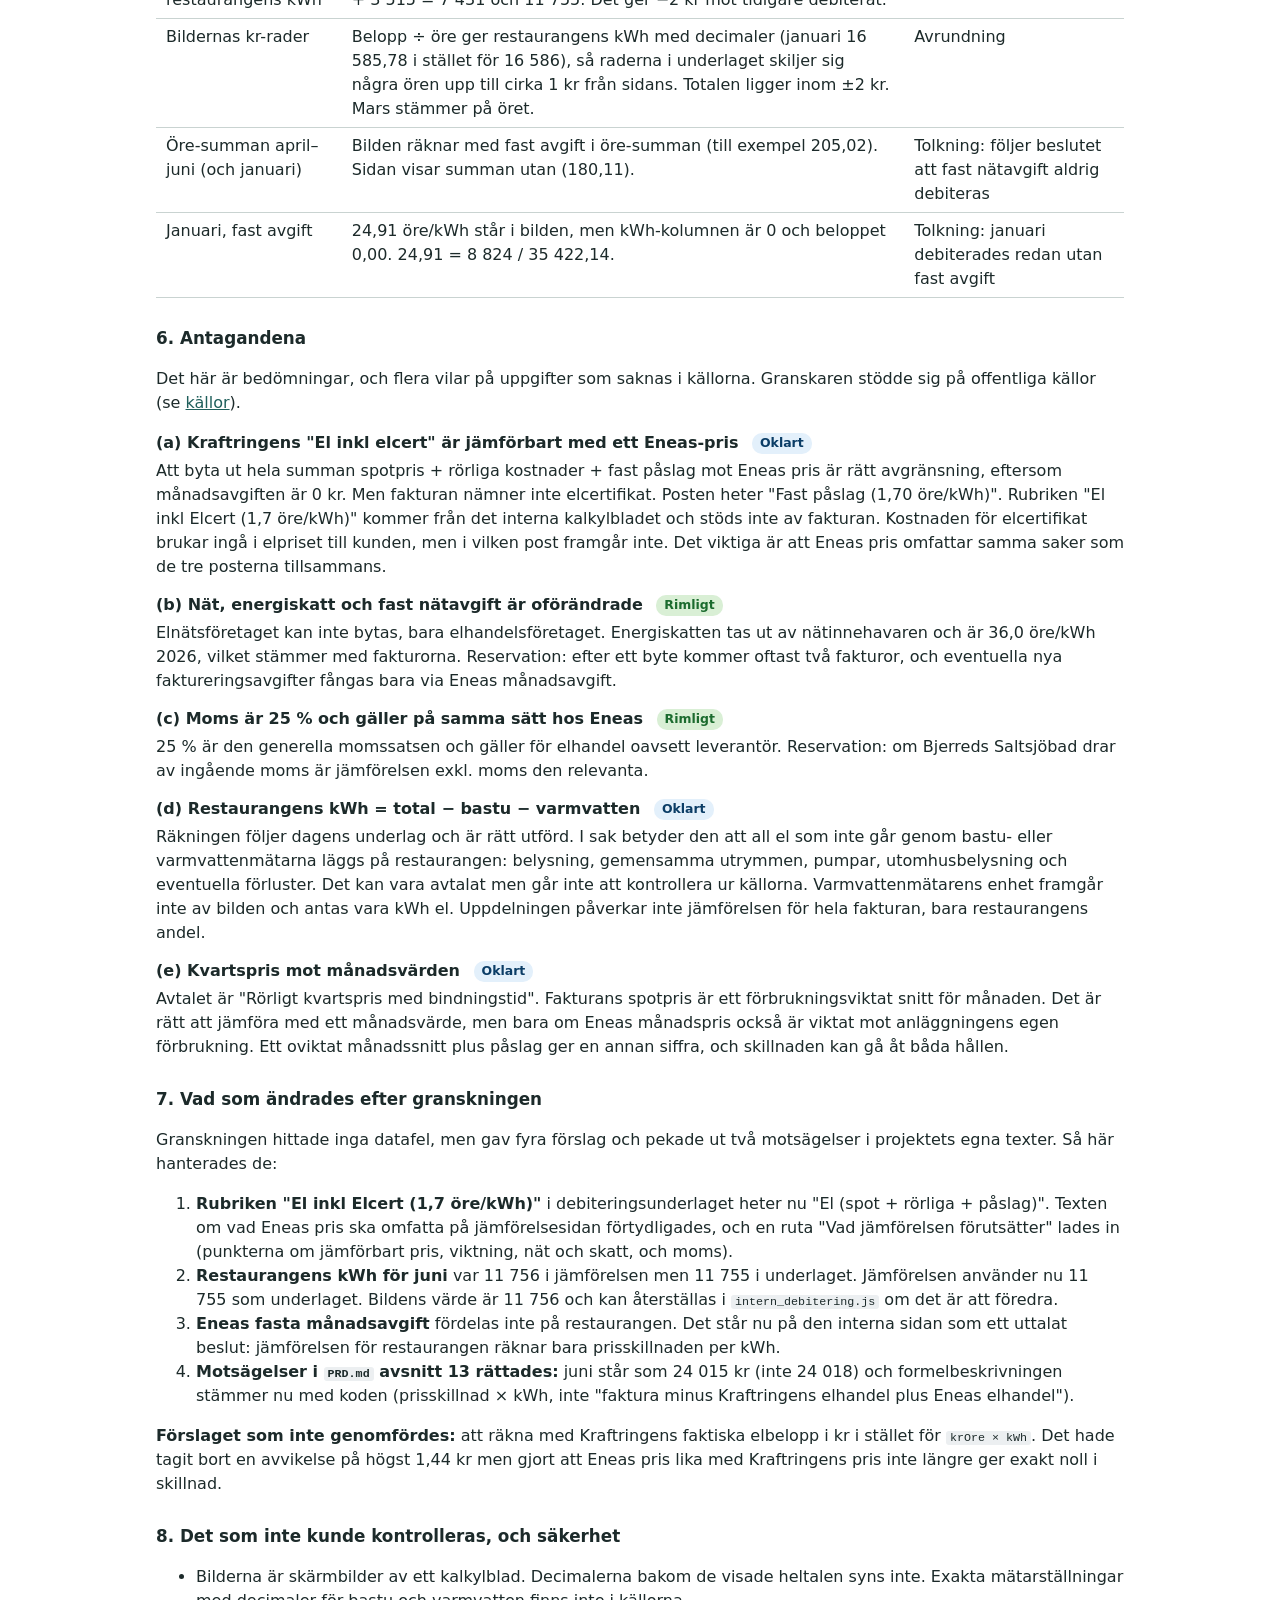
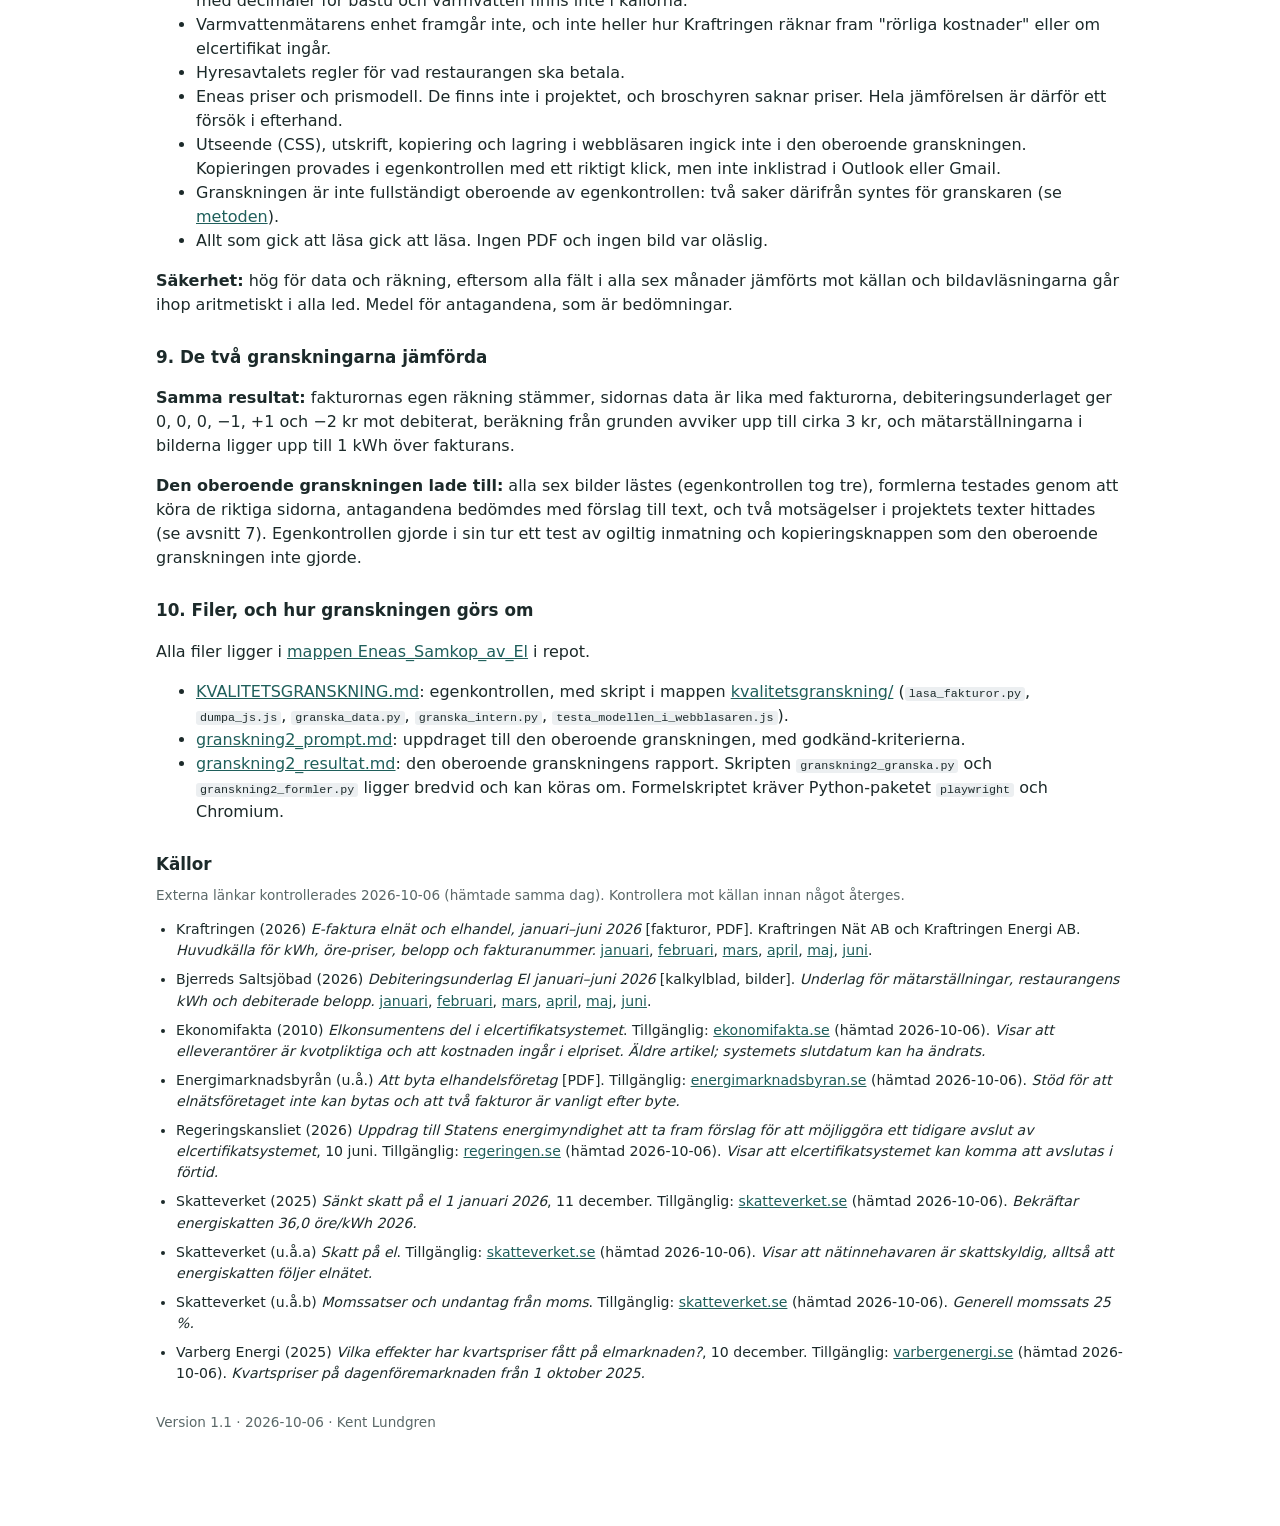
<file: Eneas_Samkop_av_El/kvalitetsgranskning.html>
<!DOCTYPE html>
<!--
  kvalitetsgranskning.html
  Redovisning av kvalitetsgranskningen av siffror och beräkningar i mappen Eneas_Samkop_av_El:
  vad som granskats, vilken metod som använts och vad resultatet blev. Kort sammanfattning överst,
  fullständig redovisning längre ned. Egen sida med egen adress så att den går att länka till.

  Sidan räknar ingenting. Siffrorna är hämtade ur granskningsrapporterna:
    kvalitetsgranskning/granskning2_resultat.md   (oberoende granskning)
    KVALITETSGRANSKNING.md                        (egenkontroll)

  Internt: länkas från intern_debitering.html (knappen "kvalitetsgranskning" nere till höger).
  Stilmall: enea_jamforelse.css (delas) och kvalitetsgranskning.css.

  UPPDATERING 2026-10-06: Första versionen (1.0).
  UPPDATERING 2026-10-06: Metoden får arbetsnamnet "tvåstegsgranskning" (version 1.1).
-->
<html lang="sv">
<head>
  <meta charset="utf-8">
  <meta name="viewport" content="width=device-width, initial-scale=1">
  <meta name="robots" content="noindex, nofollow">
  <title>Kvalitetsgranskning</title>
  <meta name="description" content="Kvalitetsgranskning av siffror och beräkningar i jämförelsen mellan Kraftringen och Eneas: omfattning, metod och resultat.">
  <link rel="stylesheet" href="enea_jamforelse.css">
  <link rel="stylesheet" href="kvalitetsgranskning.css">
</head>
<body>

<a class="topplank" href="intern_debitering.html">← Intern debitering</a>

<main class="sida">

  <header class="topp">
    <h1 id="Start">Kvalitetsgranskning av siffror och beräkningar</h1>
    <p class="undertitel">Jämförelsen mellan Kraftringen och <a href="https://www.eneas.se/portfoljforvaltning-el/" target="_blank" rel="noopener">Eneas</a> och debiteringsunderlaget för restaurangen, januari–juni 2026.
      Bjerreds Saltsjöbad. Sammanställd av Kent Lundgren. Granskad 2026-10-06.</p>
    <p class="status">Siffrorna är hämtade ur Kraftringens fakturor och Bjerreds Saltsjöbads debiteringsunderlag. Granskningen visar
      att sidornas siffror och formler stämmer med de underlagen. Den visar inte att underlagen i sig är riktiga eller att
      jämförelsen med Eneas är rättvisande. Kontrollera mot källan innan något återges (<a href="#Kallor">se källor</a>).</p>
  </header>

  <!-- ====================== KORT SAMMANFATTNING ====================== -->
  <section class="sammanfattning" aria-labelledby="Sammanfattning">
    <h2 id="Sammanfattning">Kort sammanfattning <a class="ankare" href="#Sammanfattning" aria-label="Länk till avsnittet">#</a></h2>
    <ul class="punkter">
      <li><strong>Metoden kallas här tvåstegsgranskning.</strong> Det är vårt eget arbetsnamn, inte en standardbeteckning. Steg ett är en
        <em>egenkontroll</em> av den som byggde sidorna, där siffrorna lästes ur PDF-fakturorna med kod. Steg två är en
        <em>oberoende granskning</em> i en separat session som läste fakturorna och bilderna själv och inte tog del av
        egenkontrollens resultat innan den var klar. Det är en granskning av att sidornas siffror och formler stämmer med
        underlagen, inte en kvalitetssäkring av underlagen eller antagandena.</li>
      <li><strong>Inga fel hittades i data eller beräkningar.</strong> Den oberoende granskningen kontrollerade 220 fält för alla
        sex månader mot fakturor och bilder. Jämförelsens formler gav samma belopp som formeln i 66 av 66 testfall, både för hela
        fakturan och för restaurangens andel.</li>
      <li><strong>Avvikelserna är avrundning.</strong> Mätarställningarna i underlagen är heltal och ligger högst 1 kWh från
        fakturans. Restaurangens belopp avviker −2 till +1 kr mot tidigare debiterat. Räknat från grunden, utan att utgå från
        fakturans belopp, skiljer sig jämförelsen högst 3 kr.</li>
      <li><strong>Antagandena är det osäkra.</strong> Att nät, energiskatt och moms är oförändrade är rimligt. Att Eneas pris
        är jämförbart med Kraftringens (elcertifikat, viktning mot förbrukning) och hur restaurangens kWh delas upp är oklart.
        Sådant går inte att avgöra med kod och har förklarats i texten på sidorna.</li>
      <li><strong>Godkänd-kriterierna är uppfyllda.</strong> De fastställdes innan granskningen kördes (se
        <a href="#MetodOberoende">metoden</a>).</li>
      <li><strong>Efter granskningen</strong> har fyra förslag genomförts och två motsägelser i projektets egna texter rättats
        (se <a href="#Atgarder">åtgärder</a>).</li>
    </ul>

    <h3 id="ResultatTabell">Resultat per del</h3>
    <div class="tabell-wrap">
      <table class="vanlig">
        <thead>
          <tr><th>Del</th><th>Egenkontroll</th><th>Oberoende granskning</th></tr>
        </thead>
        <tbody>
          <tr><td>Fakturornas egen räkning</td><td>90 kontroller, inga avvikelser</td><td>Alla 30 kWh-rader, summor och moms: högst 1,48 kr, avrundning av fakturans öre-priser</td></tr>
          <tr><td>Sidornas data mot källorna</td><td>85 kontroller mot fakturorna, stickprov på 3 av 6 bilder: inga avvikelser</td><td>220 fältkontroller, alla sex månader och alla fält: inga fel, 9 avrundningar</td></tr>
          <tr><td>Jämförelsens formler</td><td>60 slumpade scenarier, 1 096 kontroller: inga fel</td><td>11 prisuppsättningar × 6 månader körda i de riktiga sidorna: formel = sida i 66 av 66 fall</td></tr>
          <tr><td>Debiteringsunderlaget</td><td>66 kontroller: inga avvikelser mot omräkning</td><td>0, 0, 0, −1, +1, −2 kr mot tidigare debiterat</td></tr>
          <tr><td>Antaganden</td><td>Inte bedömda</td><td>Två rimliga, tre oklara, med förslag till text</td></tr>
        </tbody>
      </table>
    </div>

    <p class="liten">Fullständig rapport: <a href="https://github.com/kentlundgren/Bjerred-el/blob/main/Eneas_Samkop_av_El/kvalitetsgranskning/granskning2_resultat.md" target="_blank" rel="noopener">granskning2_resultat.md</a>
      (oberoende granskning, med alla 220 kontrollerade fält) och
      <a href="https://github.com/kentlundgren/Bjerred-el/blob/main/Eneas_Samkop_av_El/KVALITETSGRANSKNING.md" target="_blank" rel="noopener">KVALITETSGRANSKNING.md</a> (egenkontroll).
      Längre ned på den här sidan finns den fullständiga redovisningen: omfattning, metod, resultat och begränsningar.</p>
  </section>

  <!-- ====================== FULLSTÄNDIG REDOVISNING ====================== -->
  <h2 class="delrubrik" id="Fullstandig">Fullständig redovisning <a class="ankare" href="#Fullstandig" aria-label="Länk till avsnittet">#</a></h2>

  <!-- ---------- 1. Omfattning ---------- -->
  <section aria-labelledby="Omfattning">
    <h3 id="Omfattning">1. Vad som granskades <a class="ankare" href="#Omfattning" aria-label="Länk till avsnittet">#</a></h3>
    <div class="tabell-wrap">
      <table class="vanlig">
        <thead><tr><th>Del</th><th>Fråga</th><th>Hur den kunde kontrolleras</th></tr></thead>
        <tbody>
          <tr><td>A. Fakturorna</td><td>Stämmer fakturornas egen räkning (kWh × öre, moms, summor)?</td><td>Maskinellt, genom att läsa PDF-texten och räkna om.</td></tr>
          <tr><td>B. Sidornas data</td><td>Är de inbakade siffrorna lika med fakturorna?</td><td>Maskinellt: PDF och JavaScript-data jämförs fält för fält.</td></tr>
          <tr><td>C. Jämförelsen</td><td>Räknar sidan rätt när Eneas pris fylls i?</td><td>Slumptest och prisuppsättningar mot en referensberäkning, i de riktiga sidorna.</td></tr>
          <tr><td>D. Debiteringsunderlaget</td><td>Räknar mallen rätt från mätarställningar till totalbelopp?</td><td>Omräkning med exakt decimalaritmetik mot det sidan visar och mot tidigare debiterade belopp.</td></tr>
          <tr><td>E. Indata ur bilderna</td><td>Stämmer mätarställningar och belopp som lästs ur bilderna?</td><td>Går inte att läsa maskinellt. Stickprov (egenkontroll) och fullständig omläsning (oberoende granskning).</td></tr>
          <tr><td>F. Antaganden</td><td>Är jämförelsen rimlig i sak?</td><td>Bedömning mot offentliga källor. Kan inte avgöras med kod.</td></tr>
        </tbody>
      </table>
    </div>
    <p>Datafiler som granskades: <code>enea_jamforelse.js</code> (listan <code>MANADER</code>), <code>intern_debitering.js</code>
      (<code>MANADER</code>) och <code>intern_underlag.js</code> (<code>STANDARD</code>). Formler: avsnittet "Så räknas fakturan med Eneas" i
      <code>README.md</code> och avsnitt 4.3 och 5 i <code>PRD.md</code>. Källor: sex PDF-fakturor från Kraftringen och sex bilder av
      debiteringsunderlag.</p>
  </section>

  <!-- ---------- 2. Metod, egenkontroll ---------- -->
  <section aria-labelledby="MetodEgen">
    <h3 id="MetodEgen">2. Metod: egenkontroll <a class="ankare" href="#MetodEgen" aria-label="Länk till avsnittet">#</a></h3>
    <p>Gjordes av den som byggde sidorna. Den som bygger är inte oberoende. Därför gjordes allt som går att göra maskinellt
      med kod som läser siffrorna ur PDF-filerna, och inte med siffror som skrivits in för hand.</p>
    <ol>
      <li><strong>Fakturorna lästes med kod</strong> (<code>pymupdf</code>) och fakturornas egen räkning kontrollerades: kWh × öre = kr för
        elöverföring, energiskatt, spotpris, rörliga kostnader och fast påslag, mätarens slut minus början, 25 % moms, summor och
        totalbelopp med öresutjämning (90 kontroller).</li>
      <li><strong>Sidornas data jämfördes med fakturorna.</strong> Datatabellerna lästes ur JavaScript-filerna utan att köra resten av koden, och
        jämfördes fält för fält med fakturorna, inklusive att "El inkl elcert" = spotpris + rörliga kostnader + 1,70 öre/kWh (85 kontroller).</li>
      <li><strong>Jämförelsens matematik slumptestades.</strong> 60 slumpade prisuppsättningar (olika månader, med och utan månadsavgift, komma och
        punkt som decimaltecken) kördes i den riktiga sidan och jämfördes med en referens med heltalsaritmetik (BigInt). 1 096 kontroller.
        Dessutom: Eneas pris lika med Kraftringens ger exakt noll i skillnad, och ogiltig inmatning ignoreras.</li>
      <li><strong>Debiteringsunderlaget räknades om</strong> från mätarställningarna med exakt decimalaritmetik (Python <code>Decimal</code>) och jämfördes
        med det sidan visade (66 kontroller) och med tidigare debiterade belopp.</li>
      <li><strong>Stickprov mot bilderna.</strong> Tre månader slumpades fram (januari, mars, april). Alla mätarställningar, priser, fakturanummer och
        belopp lästes om och jämfördes.</li>
    </ol>
  </section>

  <!-- ---------- 3. Metod, oberoende granskning ---------- -->
  <section aria-labelledby="MetodOberoende">
    <h3 id="MetodOberoende">3. Metod: oberoende granskning <a class="ankare" href="#MetodOberoende" aria-label="Länk till avsnittet">#</a></h3>
    <p>En separat session fick ett skriftligt uppdrag (se
      <a href="https://github.com/kentlundgren/Bjerred-el/blob/main/Eneas_Samkop_av_El/kvalitetsgranskning/granskning2_prompt.md" target="_blank" rel="noopener">granskning2_prompt.md</a>)
      och skulle läsa källorna själv, inte ändra något i projektet och skriva en rapport.</p>
    <h4>Så säkrades oberoendet</h4>
    <ul>
      <li>Granskaren fick inte läsa egenkontrollens rapport, mappen med dess skript eller avsnitt 13 i <code>PRD.md</code> innan den egna rapporten var skriven.</li>
      <li>Allt skulle läsas från källan: alla sex fakturor och alla sex bilder, alla fält, inte ett urval.</li>
      <li>Granskaren redovisar själv att två saker från egenkontrollen ändå syntes under arbetet, eftersom de stod i filer som ingick i
        granskningen: en kort testsammanfattning i slutet av avsnitt 12 i <code>PRD.md</code> och tekniktexterna i HTML-filerna. De egna siffrorna
        räknades fram oberoende av dem.</li>
    </ul>
    <h4>Godkänd-kriterier (fastställda innan körningen)</h4>
    <ol>
      <li>En tabell över alla kontrollerade fält: fil, fält, förväntat värde, värde i sidan, källa.</li>
      <li>Inga okända avvikelser i data. Tillåtna: mätarställningar som är avrundade heltal (högst 1 kWh från fakturan) och totalbelopp som
        avviker högst 2 kr från tidigare debiterat på grund av detta. Varje avvikelse ska klassas som fel, avrundning eller tolkning.</li>
      <li>Egna beräkningar som kan göras om. Faktura med Eneas ska stämma exakt med formeln i README, eller inom 3 kr om granskaren räknar från
        grunden utan att utgå från fakturans belopp.</li>
      <li>En bedömning av varje antagande: rimligt, oklart eller problematiskt, med förslag på formulering.</li>
      <li>En lista över det som inte kunde kontrolleras, och hur säker granskaren är på rapporten som helhet.</li>
    </ol>
    <h4>Hur granskaren arbetade</h4>
    <ol>
      <li><strong>Fakturorna</strong> lästes med <code>pdftotext</code> och tolkades med ett Python-skript. Tre månader kontrollerades dessutom visuellt mot sidan som bild.</li>
      <li><strong>Bilderna</strong> lästes visuellt, alla sex och alla fält. Varje avläsning kontrollerades aritmetiskt: utgående minus ingående = förbrukning, herr + dam =
        bastu totalt, kedjan mellan månaderna, belopp ÷ öre = kWh och summa × 1,25 = totalt. Alla avläsningar gick ihop.</li>
      <li><strong>Koden:</strong> listorna lästes ur JS-filerna med skript. Formlerna testades genom att köra de riktiga sidorna i Chromium (Playwright), fylla i de gula fälten
        och läsa av det sidan visar.</li>
      <li><strong>Egna beräkningar</strong> med exakt decimalaritmetik (Python <code>Decimal</code>, avrundning halvt uppåt).</li>
    </ol>
  </section>

  <!-- ---------- 4. Resultat ---------- -->
  <section aria-labelledby="ResultatDetalj">
    <h3 id="ResultatDetalj">4. Resultat i detalj <a class="ankare" href="#ResultatDetalj" aria-label="Länk till avsnittet">#</a></h3>

    <h4 id="Data">4.1 Data mot fakturor och bilder</h4>
    <p>220 fältkontroller, alla sex månader, utan fel. Kontrollerat per månad: kWh, fakturabelopp, "El inkl elcert" (spotpris + rörliga kostnader +
      1,70 öre/kWh), rörlig nätavgift, energiskatt, fast nätavgift och fakturanummer mot fakturorna. Dessutom ingående och utgående mätarställning för
      huvudmätare, bastu herr, bastu dam och varmvatten, priser, "Hela fakturan" och totalbelopp mot bilderna, samt att mätarkedjan stämmer
      (varje månads ingående ställning är föregående månads utgående), både i bilderna och i fakturorna. Hela listan finns i
      <a href="https://github.com/kentlundgren/Bjerred-el/blob/main/Eneas_Samkop_av_El/kvalitetsgranskning/granskning2_resultat.md" target="_blank" rel="noopener">rapporten</a>, avsnitt 2.</p>

    <h4 id="Fakturor">4.2 Fakturornas egen räkning</h4>
    <ul>
      <li>Energiskatt, rörliga kostnader och fast påslag stämmer på öret.</li>
      <li>Elöverföring och spotpris avviker från kWh × öre-pris med högst 1,48 kr (februari, elöverföring). Fakturans öre-pris är avrundat till två decimaler,
        och beloppet verkar räknas per kvart. Det är avrundning, inte fel.</li>
      <li>Momsraderna avviker högst 0,01 kr från 25 % av delsumman. Summa exkl. moms + moms + öresutjämning = totalbeloppet varje månad.</li>
      <li>"Spot + rörliga + påslag" ger exakt värdena i sidans <code>krOre</code>.</li>
    </ul>

    <h4 id="Formler">4.3 Jämförelsens formler</h4>
    <p>Formeln: <em>faktura med Eneas = faktura idag + ((Eneas pris − Kraftringens pris) × kWh / 100 + månadsavgift) × 1,25, avrundat till hela kronor.</em>
      Den oberoende granskningen körde elva prisuppsättningar för alla sex månader (66 fall) i de riktiga sidorna och jämförde med egen beräkning. Resultat:</p>
    <ul>
      <li>Sidan gav samma belopp som formeln i <strong>66 av 66</strong> fall. Restaurangens andel gav samma belopp som sin formel i 66 av 66 fall.</li>
      <li>Räknat från grunden, utan att utgå från fakturans belopp, skiljer sig sidan −1 till +3 kr (hela fakturan) och −2 till +1 kr (restaurangen).
        Orsakerna är fakturans avrundade öre-priser och öresutjämningen. Egenkontrollens motsvarande största avvikelse var 2,98 kr.</li>
      <li>Månadsavgiften läggs på fakturan exkl. moms och får moms: 500 kr ger +625 kr per månad. Komma, punkt och mellanslag ("1 000") tolkas rätt.</li>
      <li>Formeln drar bort Kraftringens el som <code>krOre × kWh</code>. Fakturans faktiska elbelopp är 0,05–1,15 kr högre per månad, vilket ger högst 1,44 kr
        i Eneas belopp (februari). Det är avrundning och godtogs. Fördelen med nuvarande sätt är att Eneas pris lika med Kraftringens pris ger exakt noll i skillnad.</li>
    </ul>
    <details class="forklaring">
      <summary>De elva prisuppsättningarna och några resultat</summary>
      <p>S1 samma som Kraftringen. S2 100 öre. S3 100 öre + 500 kr/mån. S4 Kraftringen − 10 öre. S5 Kraftringen + 5 öre + 250 kr/mån. S6 0 öre (gränsfall).
        S7 decimaler med komma och punkt + avgift "1 000". S8 110 / 105 / 80 / 60 / 85 / 95 öre. S9 som S8 + 399 kr/mån. S10 250 öre. S11 bara januari (120) och juni (100) + 100 kr/mån.</p>
      <div class="tabell-wrap">
        <table class="vanlig">
          <thead><tr><th>Scenario</th><th>Faktura med Eneas, summa (kr)</th><th>Skillnad mot idag (kr)</th><th>Skillnad (%)</th></tr></thead>
          <tbody>
            <tr><td>S1 samma pris som Kraftringen</td><td>398 620</td><td>0</td><td>0,0</td></tr>
            <tr><td>S2 100 öre alla månader</td><td>393 056</td><td>−5 564</td><td>−1,4</td></tr>
            <tr><td>S4 Kraftringen − 10 öre</td><td>377 780</td><td>−20 840</td><td>−5,2</td></tr>
            <tr><td>S8 varierande pris</td><td>373 353</td><td>−25 267</td><td>−6,3</td></tr>
            <tr><td>S10 250 öre alla månader</td><td>705 655</td><td>+307 035</td><td>+77,0</td></tr>
          </tbody>
        </table>
      </div>
      <p class="liten">Exempel ur rapporten, avsnitt 4.1. Summan idag för alla sex månader är 398 620 kr. Hela tabellen med alla fall finns i rapporten.</p>
    </details>

    <h4 id="Underlag">4.4 Debiteringsunderlaget</h4>
    <p>Räknat från mätarställningarna för alla sex månader enligt regeln: restaurangens kWh = total − bastu − varmvatten, fast nätavgift 0, summa exkl. moms plus 25 % moms,
      avrundat till hela kronor. Sidan visade exakt samma förbrukning, kr per rad, moms och totalt som den oberoende omräkningen.</p>
    <div class="tabell-wrap">
      <table class="vanlig">
        <thead>
          <tr><th>Månad</th><th>Restaurangens kWh</th><th>Exkl. moms (kr)</th><th>Moms (kr)</th><th>Totalt (kr)</th><th>Tidigare debiterat (kr)</th><th>Skillnad (kr)</th></tr>
        </thead>
        <tbody>
          <tr><td>Jan</td><td>16 586</td><td>29 873,04</td><td>7 468,26</td><td>37 341</td><td>37 341</td><td>0</td></tr>
          <tr><td>Feb</td><td>16 342</td><td>29 317,55</td><td>7 329,39</td><td>36 647</td><td>36 647</td><td>0</td></tr>
          <tr><td>Mar</td><td>10 302</td><td>15 370,58</td><td>3 842,65</td><td>19 213</td><td>19 213</td><td>0</td></tr>
          <tr><td>Apr</td><td>11 582</td><td>14 297,98</td><td>3 574,49</td><td>17 872</td><td>17 873</td><td>−1</td></tr>
          <tr><td>Maj</td><td>12 430</td><td>18 817,78</td><td>4 704,44</td><td>23 522</td><td>23 521</td><td>+1</td></tr>
          <tr><td>Jun</td><td>11 755</td><td>19 212,37</td><td>4 803,09</td><td>24 015</td><td>24 017</td><td>−2</td></tr>
        </tbody>
      </table>
    </div>
    <p class="liten">"Tidigare debiterat" för april–juni är de rättade beloppen utan fast nätavgift (PRD.md, avsnitt 4.3). De är härledda ur de gamla underlagen och
      kontrollerades av den oberoende granskningen mot bildernas rader: april 17 873, maj 23 521 och juni 24 017 kr.</p>
  </section>

  <!-- ---------- 5. Avvikelser ---------- -->
  <section aria-labelledby="Avvikelser">
    <h3 id="Avvikelser">5. Avvikelser och hur de klassades <a class="ankare" href="#Avvikelser" aria-label="Länk till avsnittet">#</a></h3>
    <p>Inga fel. Varje avvikelse är klassad som avrundning eller tolkning.</p>
    <div class="tabell-wrap">
      <table class="vanlig">
        <thead><tr><th>Var</th><th>Avvikelse</th><th>Klass</th></tr></thead>
        <tbody>
          <tr><td>Huvudmätare i bilderna (9 ställningar)</td><td>Bildens heltal är 1 kWh högre än fakturans avrundade ställning (176 910,32 → 176 911). Förbrukningen per månad stämmer ändå inom 1 kWh.</td><td>Avrundning</td></tr>
          <tr><td>Maj, bastu dam</td><td>Bilden visar 4 449, men ställningarna (45 725 → 50 173) ger 4 448. Bastu totalt (9 024) stämmer.</td><td>Avrundning</td></tr>
          <tr><td>Juni, bastu och restaurangens kWh</td><td>Bilden: bastu 7 430 och restaurang 11 756. Ställningarna ger 3 916 + 3 515 = 7 431 och 11 755. Det ger −2 kr mot tidigare debiterat.</td><td>Avrundning</td></tr>
          <tr><td>Bildernas kr-rader</td><td>Belopp ÷ öre ger restaurangens kWh med decimaler (januari 16 585,78 i stället för 16 586), så raderna i underlaget skiljer sig några ören upp till cirka 1 kr från sidans. Totalen ligger inom ±2 kr. Mars stämmer på öret.</td><td>Avrundning</td></tr>
          <tr><td>Öre-summan april–juni (och januari)</td><td>Bilden räknar med fast avgift i öre-summan (till exempel 205,02). Sidan visar summan utan (180,11).</td><td>Tolkning: följer beslutet att fast nätavgift aldrig debiteras</td></tr>
          <tr><td>Januari, fast avgift</td><td>24,91 öre/kWh står i bilden, men kWh-kolumnen är 0 och beloppet 0,00. 24,91 = 8 824 / 35 422,14.</td><td>Tolkning: januari debiterades redan utan fast avgift</td></tr>
        </tbody>
      </table>
    </div>
  </section>

  <!-- ---------- 6. Antaganden ---------- -->
  <section aria-labelledby="Antaganden">
    <h3 id="Antaganden">6. Antagandena <a class="ankare" href="#Antaganden" aria-label="Länk till avsnittet">#</a></h3>
    <p>Det här är bedömningar, och flera vilar på uppgifter som saknas i källorna. Granskaren stödde sig på offentliga källor (se <a href="#Kallor">källor</a>).</p>
    <dl class="antaganden">
      <dt>(a) Kraftringens "El inkl elcert" är jämförbart med ett Eneas-pris <span class="bedomning oklart">Oklart</span></dt>
      <dd>Att byta ut hela summan spotpris + rörliga kostnader + fast påslag mot Eneas pris är rätt avgränsning, eftersom månadsavgiften är 0 kr. Men fakturan nämner inte
        elcertifikat. Posten heter "Fast påslag (1,70 öre/kWh)". Rubriken "El inkl Elcert (1,7 öre/kWh)" kommer från det interna kalkylbladet och stöds inte av fakturan.
        Kostnaden för elcertifikat brukar ingå i elpriset till kunden, men i vilken post framgår inte. Det viktiga är att Eneas pris omfattar samma saker som de tre posterna tillsammans.</dd>

      <dt>(b) Nät, energiskatt och fast nätavgift är oförändrade <span class="bedomning rimligt">Rimligt</span></dt>
      <dd>Elnätsföretaget kan inte bytas, bara elhandelsföretaget. Energiskatten tas ut av nätinnehavaren och är 36,0 öre/kWh 2026, vilket stämmer med fakturorna.
        Reservation: efter ett byte kommer oftast två fakturor, och eventuella nya faktureringsavgifter fångas bara via Eneas månadsavgift.</dd>

      <dt>(c) Moms är 25 % och gäller på samma sätt hos Eneas <span class="bedomning rimligt">Rimligt</span></dt>
      <dd>25 % är den generella momssatsen och gäller för elhandel oavsett leverantör. Reservation: om Bjerreds Saltsjöbad drar av ingående moms är jämförelsen exkl. moms den relevanta.</dd>

      <dt>(d) Restaurangens kWh = total − bastu − varmvatten <span class="bedomning oklart">Oklart</span></dt>
      <dd>Räkningen följer dagens underlag och är rätt utförd. I sak betyder den att all el som inte går genom bastu- eller varmvattenmätarna läggs på restaurangen:
        belysning, gemensamma utrymmen, pumpar, utomhusbelysning och eventuella förluster. Det kan vara avtalat men går inte att kontrollera ur källorna. Varmvattenmätarens enhet framgår inte
        av bilden och antas vara kWh el. Uppdelningen påverkar inte jämförelsen för hela fakturan, bara restaurangens andel.</dd>

      <dt>(e) Kvartspris mot månadsvärden <span class="bedomning oklart">Oklart</span></dt>
      <dd>Avtalet är "Rörligt kvartspris med bindningstid". Fakturans spotpris är ett förbrukningsviktat snitt för månaden. Det är rätt att jämföra med ett månadsvärde, men bara om
        Eneas månadspris också är viktat mot anläggningens egen förbrukning. Ett oviktat månadssnitt plus påslag ger en annan siffra, och skillnaden kan gå åt båda hållen.</dd>
    </dl>
  </section>

  <!-- ---------- 7. Åtgärder ---------- -->
  <section aria-labelledby="Atgarder">
    <h3 id="Atgarder">7. Vad som ändrades efter granskningen <a class="ankare" href="#Atgarder" aria-label="Länk till avsnittet">#</a></h3>
    <p>Granskningen hittade inga datafel, men gav fyra förslag och pekade ut två motsägelser i projektets egna texter. Så här hanterades de:</p>
    <ol>
      <li><strong>Rubriken "El inkl Elcert (1,7 öre/kWh)"</strong> i debiteringsunderlaget heter nu "El (spot + rörliga + påslag)". Texten om vad Eneas pris ska omfatta på
        jämförelsesidan förtydligades, och en ruta "Vad jämförelsen förutsätter" lades in (punkterna om jämförbart pris, viktning, nät och skatt, och moms).</li>
      <li><strong>Restaurangens kWh för juni</strong> var 11 756 i jämförelsen men 11 755 i underlaget. Jämförelsen använder nu 11 755 som underlaget. Bildens värde är 11 756 och
        kan återställas i <code>intern_debitering.js</code> om det är att föredra.</li>
      <li><strong>Eneas fasta månadsavgift</strong> fördelas inte på restaurangen. Det står nu på den interna sidan som ett uttalat beslut: jämförelsen för restaurangen räknar bara
        prisskillnaden per kWh.</li>
      <li><strong>Motsägelser i <code>PRD.md</code> avsnitt 13 rättades:</strong> juni står som 24 015 kr (inte 24 018) och formelbeskrivningen stämmer nu med koden
        (prisskillnad × kWh, inte "faktura minus Kraftringens elhandel plus Eneas elhandel").</li>
    </ol>
    <p><strong>Förslaget som inte genomfördes:</strong> att räkna med Kraftringens faktiska elbelopp i kr i stället för <code>krOre × kWh</code>. Det hade tagit bort en avvikelse på högst 1,44 kr
      men gjort att Eneas pris lika med Kraftringens pris inte längre ger exakt noll i skillnad.</p>
  </section>

  <!-- ---------- 8. Begränsningar ---------- -->
  <section aria-labelledby="Begransningar">
    <h3 id="Begransningar">8. Det som inte kunde kontrolleras, och säkerhet <a class="ankare" href="#Begransningar" aria-label="Länk till avsnittet">#</a></h3>
    <ul>
      <li>Bilderna är skärmbilder av ett kalkylblad. Decimalerna bakom de visade heltalen syns inte. Exakta mätarställningar med decimaler för bastu och varmvatten finns inte i källorna.</li>
      <li>Varmvattenmätarens enhet framgår inte, och inte heller hur Kraftringen räknar fram "rörliga kostnader" eller om elcertifikat ingår.</li>
      <li>Hyresavtalets regler för vad restaurangen ska betala.</li>
      <li>Eneas priser och prismodell. De finns inte i projektet, och broschyren saknar priser. Hela jämförelsen är därför ett försök i efterhand.</li>
      <li>Utseende (CSS), utskrift, kopiering och lagring i webbläsaren ingick inte i den oberoende granskningen. Kopieringen provades i egenkontrollen med ett riktigt klick, men inte inklistrad i Outlook eller Gmail.</li>
      <li>Granskningen är inte fullständigt oberoende av egenkontrollen: två saker därifrån syntes för granskaren (se <a href="#MetodOberoende">metoden</a>).</li>
      <li>Allt som gick att läsa gick att läsa. Ingen PDF och ingen bild var oläslig.</li>
    </ul>
    <p><strong>Säkerhet:</strong> hög för data och räkning, eftersom alla fält i alla sex månader jämförts mot källan och bildavläsningarna går ihop aritmetiskt i alla led. Medel för
      antagandena, som är bedömningar.</p>
  </section>

  <!-- ---------- 9. Jämförelse ---------- -->
  <section aria-labelledby="Jamforelse">
    <h3 id="Jamforelse">9. De två granskningarna jämförda <a class="ankare" href="#Jamforelse" aria-label="Länk till avsnittet">#</a></h3>
    <p><strong>Samma resultat:</strong> fakturornas egen räkning stämmer, sidornas data är lika med fakturorna, debiteringsunderlaget ger 0, 0, 0, −1, +1 och −2 kr mot debiterat, beräkning från grunden
      avviker upp till cirka 3 kr, och mätarställningarna i bilderna ligger upp till 1 kWh över fakturans.</p>
    <p><strong>Den oberoende granskningen lade till:</strong> alla sex bilder lästes (egenkontrollen tog tre), formlerna testades genom att köra de riktiga sidorna, antagandena bedömdes med förslag till text, och
      två motsägelser i projektets texter hittades (se avsnitt 7). Egenkontrollen gjorde i sin tur ett test av ogiltig inmatning och kopieringsknappen som den oberoende granskningen inte gjorde.</p>
  </section>

  <!-- ---------- 10. Filer ---------- -->
  <section aria-labelledby="Filer">
    <h3 id="Filer">10. Filer, och hur granskningen görs om <a class="ankare" href="#Filer" aria-label="Länk till avsnittet">#</a></h3>
    <p>Alla filer ligger i <a href="https://github.com/kentlundgren/Bjerred-el/tree/main/Eneas_Samkop_av_El" target="_blank" rel="noopener">mappen Eneas_Samkop_av_El</a> i repot.</p>
    <ul>
      <li><a href="https://github.com/kentlundgren/Bjerred-el/blob/main/Eneas_Samkop_av_El/KVALITETSGRANSKNING.md" target="_blank" rel="noopener">KVALITETSGRANSKNING.md</a>: egenkontrollen, med skript i mappen
        <a href="https://github.com/kentlundgren/Bjerred-el/tree/main/Eneas_Samkop_av_El/kvalitetsgranskning" target="_blank" rel="noopener">kvalitetsgranskning/</a>
        (<code>lasa_fakturor.py</code>, <code>dumpa_js.js</code>, <code>granska_data.py</code>, <code>granska_intern.py</code>, <code>testa_modellen_i_webblasaren.js</code>).</li>
      <li><a href="https://github.com/kentlundgren/Bjerred-el/blob/main/Eneas_Samkop_av_El/kvalitetsgranskning/granskning2_prompt.md" target="_blank" rel="noopener">granskning2_prompt.md</a>: uppdraget till den oberoende granskningen, med godkänd-kriterierna.</li>
      <li><a href="https://github.com/kentlundgren/Bjerred-el/blob/main/Eneas_Samkop_av_El/kvalitetsgranskning/granskning2_resultat.md" target="_blank" rel="noopener">granskning2_resultat.md</a>: den oberoende granskningens rapport. Skripten
        <code>granskning2_granska.py</code> och <code>granskning2_formler.py</code> ligger bredvid och kan köras om. Formelskriptet kräver Python-paketet <code>playwright</code> och Chromium.</li>
    </ul>
  </section>

  <!-- ---------- Källor ---------- -->
  <section aria-labelledby="Kallor">
    <h3 id="Kallor">Källor <a class="ankare" href="#Kallor" aria-label="Länk till avsnittet">#</a></h3>
    <p class="liten">Externa länkar kontrollerades 2026-10-06 (hämtade samma dag). Kontrollera mot källan innan något återges.</p>
    <ul class="kallor">
      <li id="ref-kraftringen">Kraftringen (2026) <em>E-faktura elnät och elhandel, januari–juni 2026</em> [fakturor, PDF]. Kraftringen Nät AB och Kraftringen Energi AB.
        <em>Huvudkälla för kWh, öre-priser, belopp och fakturanummer.</em>
        <a href="../Kraftringen/Fakturor/202601_Kraftringen_Januari-20265_3082197306.pdf" target="_blank" rel="noopener">januari</a>,
        <a href="../Kraftringen/Fakturor/202602_Kraftringen_Februari_2026_3098735503.pdf" target="_blank" rel="noopener">februari</a>,
        <a href="../Kraftringen/Fakturor/202603_Kraftringen_Mars_2026_3112109404.pdf" target="_blank" rel="noopener">mars</a>,
        <a href="../Kraftringen/Fakturor/202604_Kraftfringen_April_3126369101.pdf" target="_blank" rel="noopener">april</a>,
        <a href="../Kraftringen/Fakturor/202605_Kraftringen_Maj_2026_3141677009.pdf" target="_blank" rel="noopener">maj</a>,
        <a href="../Kraftringen/Fakturor/202606_Kraftringen_Juni_2026_3154522605.pdf" target="_blank" rel="noopener">juni</a>.</li>
      <li id="ref-debitering">Bjerreds Saltsjöbad (2026) <em>Debiteringsunderlag El januari–juni 2026</em> [kalkylblad, bilder]. <em>Underlag för mätarställningar, restaurangens kWh och debiterade belopp.</em>
        <a href="../Kraftringen/Intern_debitering/202601_Intern_debitering.jpg" target="_blank" rel="noopener">januari</a>,
        <a href="../Kraftringen/Intern_debitering/202602_Intern_debitering.jpg" target="_blank" rel="noopener">februari</a>,
        <a href="../Kraftringen/Intern_debitering/202603_Intern_debitering.jpg" target="_blank" rel="noopener">mars</a>,
        <a href="../Kraftringen/Intern_debitering/202604_Intern_debitering.jpg" target="_blank" rel="noopener">april</a>,
        <a href="../Kraftringen/Intern_debitering/202605_Intern_debitering.jpg" target="_blank" rel="noopener">maj</a>,
        <a href="../Kraftringen/Intern_debitering/202606_Intern_debitering.jpg" target="_blank" rel="noopener">juni</a>.</li>
      <li id="ref-ekonomifakta">Ekonomifakta (2010) <em>Elkonsumentens del i elcertifikatsystemet</em>. Tillgänglig:
        <a href="https://www.ekonomifakta.se/sakomraden/energi/elkonsumentens-del-i-elcertifikatsystemet_1208586.html" target="_blank" rel="noopener">ekonomifakta.se</a> (hämtad 2026-10-06).
        <em>Visar att elleverantörer är kvotpliktiga och att kostnaden ingår i elpriset. Äldre artikel; systemets slutdatum kan ha ändrats.</em></li>
      <li id="ref-energimarknadsbyran">Energimarknadsbyrån (u.å.) <em>Att byta elhandelsföretag</em> [PDF]. Tillgänglig:
        <a href="https://energimarknadsbyran.se/media/1093/byta-elhandelsforetag.pdf" target="_blank" rel="noopener">energimarknadsbyran.se</a> (hämtad 2026-10-06).
        <em>Stöd för att elnätsföretaget inte kan bytas och att två fakturor är vanligt efter byte.</em></li>
      <li id="ref-regeringen">Regeringskansliet (2026) <em>Uppdrag till Statens energimyndighet att ta fram förslag för att möjliggöra ett tidigare avslut av elcertifikatsystemet</em>, 10 juni. Tillgänglig:
        <a href="https://regeringen.se/regeringsuppdrag/2026/06/uppdrag-till-statens-energimyndighet-att-ta-fram-forslag-for-att-mojliggora-ett-tidigare-avslut-av-elcertifikatsystemet/" target="_blank" rel="noopener">regeringen.se</a> (hämtad 2026-10-06).
        <em>Visar att elcertifikatsystemet kan komma att avslutas i förtid.</em></li>
      <li id="ref-skatteverket-2025">Skatteverket (2025) <em>Sänkt skatt på el 1 januari 2026</em>, 11 december. Tillgänglig:
        <a href="https://www.skatteverket.se/foretag/skatterochavdrag/punktskatter/nyheterinompunktskatter/2025/nyheterinompunktskatter/sanktskattpael1januari2026.5.1522bf3f19aea8075ba96f.html" target="_blank" rel="noopener">skatteverket.se</a> (hämtad 2026-10-06).
        <em>Bekräftar energiskatten 36,0 öre/kWh 2026.</em></li>
      <li id="ref-skatteverket-el">Skatteverket (u.å.a) <em>Skatt på el</em>. Tillgänglig:
        <a href="https://www.skatteverket.se/foretag/skatterochavdrag/punktskatter/energiskatter/skattpael" target="_blank" rel="noopener">skatteverket.se</a> (hämtad 2026-10-06).
        <em>Visar att nätinnehavaren är skattskyldig, alltså att energiskatten följer elnätet.</em></li>
      <li id="ref-skatteverket-moms">Skatteverket (u.å.b) <em>Momssatser och undantag från moms</em>. Tillgänglig:
        <a href="https://www.skatteverket.se/foretag/moms/saljavarorochtjanster/momssatspavarorochtjanster.4.58d555751259e4d66168000409.html" target="_blank" rel="noopener">skatteverket.se</a> (hämtad 2026-10-06).
        <em>Generell momssats 25 %.</em></li>
      <li id="ref-varberg">Varberg Energi (2025) <em>Vilka effekter har kvartspriser fått på elmarknaden?</em>, 10 december. Tillgänglig:
        <a href="https://www.varbergenergi.se/nyheter/vilka-effekter-har-kvartspriser-fatt-pa-elmarknaden" target="_blank" rel="noopener">varbergenergi.se</a> (hämtad 2026-10-06).
        <em>Kvartspriser på dagenföremarknaden från 1 oktober 2025.</em></li>
    </ul>
  </section>

  <footer class="fot">
    <p>Version 1.1 · 2026-10-06 · Kent Lundgren</p>
  </footer>
</main>

<!-- ===== Hörn: GitHub (vänster) och teknik (höger) ===== -->
<a class="corner corner-left" href="https://github.com/kentlundgren/Bjerred-el/tree/main/Eneas_Samkop_av_El" target="_blank" rel="noopener">{ } GitHub</a>
<button type="button" class="corner corner-right" id="techBtn" aria-label="Tekniköversikt">&lt;/&gt; teknik</button>

<div class="modal-overlay" id="techOverlay">
  <div class="modal" role="dialog" aria-modal="true" aria-labelledby="techTitel">
    <button type="button" class="modal-stang" id="techClose" aria-label="Stäng">&times;</button>
    <h2 id="techTitel">Hur den här sidan är byggd</h2>
    <p>En statisk redovisning av granskningen. Sidan räknar ingenting.</p>

    <h3>Tekniken</h3>
    <div class="tech-grid">
      <div class="tech-card">
        <h4>Ren HTML och CSS</h4>
        <p>Ingen JavaScript utöver teknik-rutan, inga bibliotek, ingen server och ingen databas. Inget skickas från sidan.</p>
      </div>
      <div class="tech-card">
        <h4>Siffrorna är inskrivna som text</h4>
        <p>Alla tal på sidan är hämtade ur de två granskningsrapporterna och står som vanlig text. Rapporterna ligger i repot och är källan: kontrollera mot dem.</p>
      </div>
      <div class="tech-card">
        <h4>Egen sida, inte en modal</h4>
        <p>Redovisningen ligger på en egen adress i stället för i ett fönster ovanpå en annan sida, så att den går att länka till, skriva ut och djuplänka (varje avsnitt har ett <code>#</code>-ankare).</p>
      </div>
    </div>

    <h3>Metoden</h3>
    <div class="tech-grid">
      <div class="tech-card">
        <h4>Rapporten kontrollerades i delar</h4>
        <p>Innan rapporten lades in här kontrollerades dess två påpekanden om motsägelser i projektets egna texter (de stämde och rättades) och alla sju externa länkar. Rapportens övriga siffror är inte omräknade en gång till.</p>
      </div>
      <div class="tech-card">
        <h4>Kriterier före körning</h4>
        <p>Godkänd-kriterierna fastställdes innan den oberoende granskningen kördes och finns i uppdraget som sparats i repot.</p>
      </div>
    </div>
  </div>
</div>

<script src="enea_hjalp.js"></script>
<script>
  // Teknik-rutan (samma som på de andra sidorna)
  window.EneaHjalp.kopplaTeknikModal();
</script>
</body>
</html>
</file>
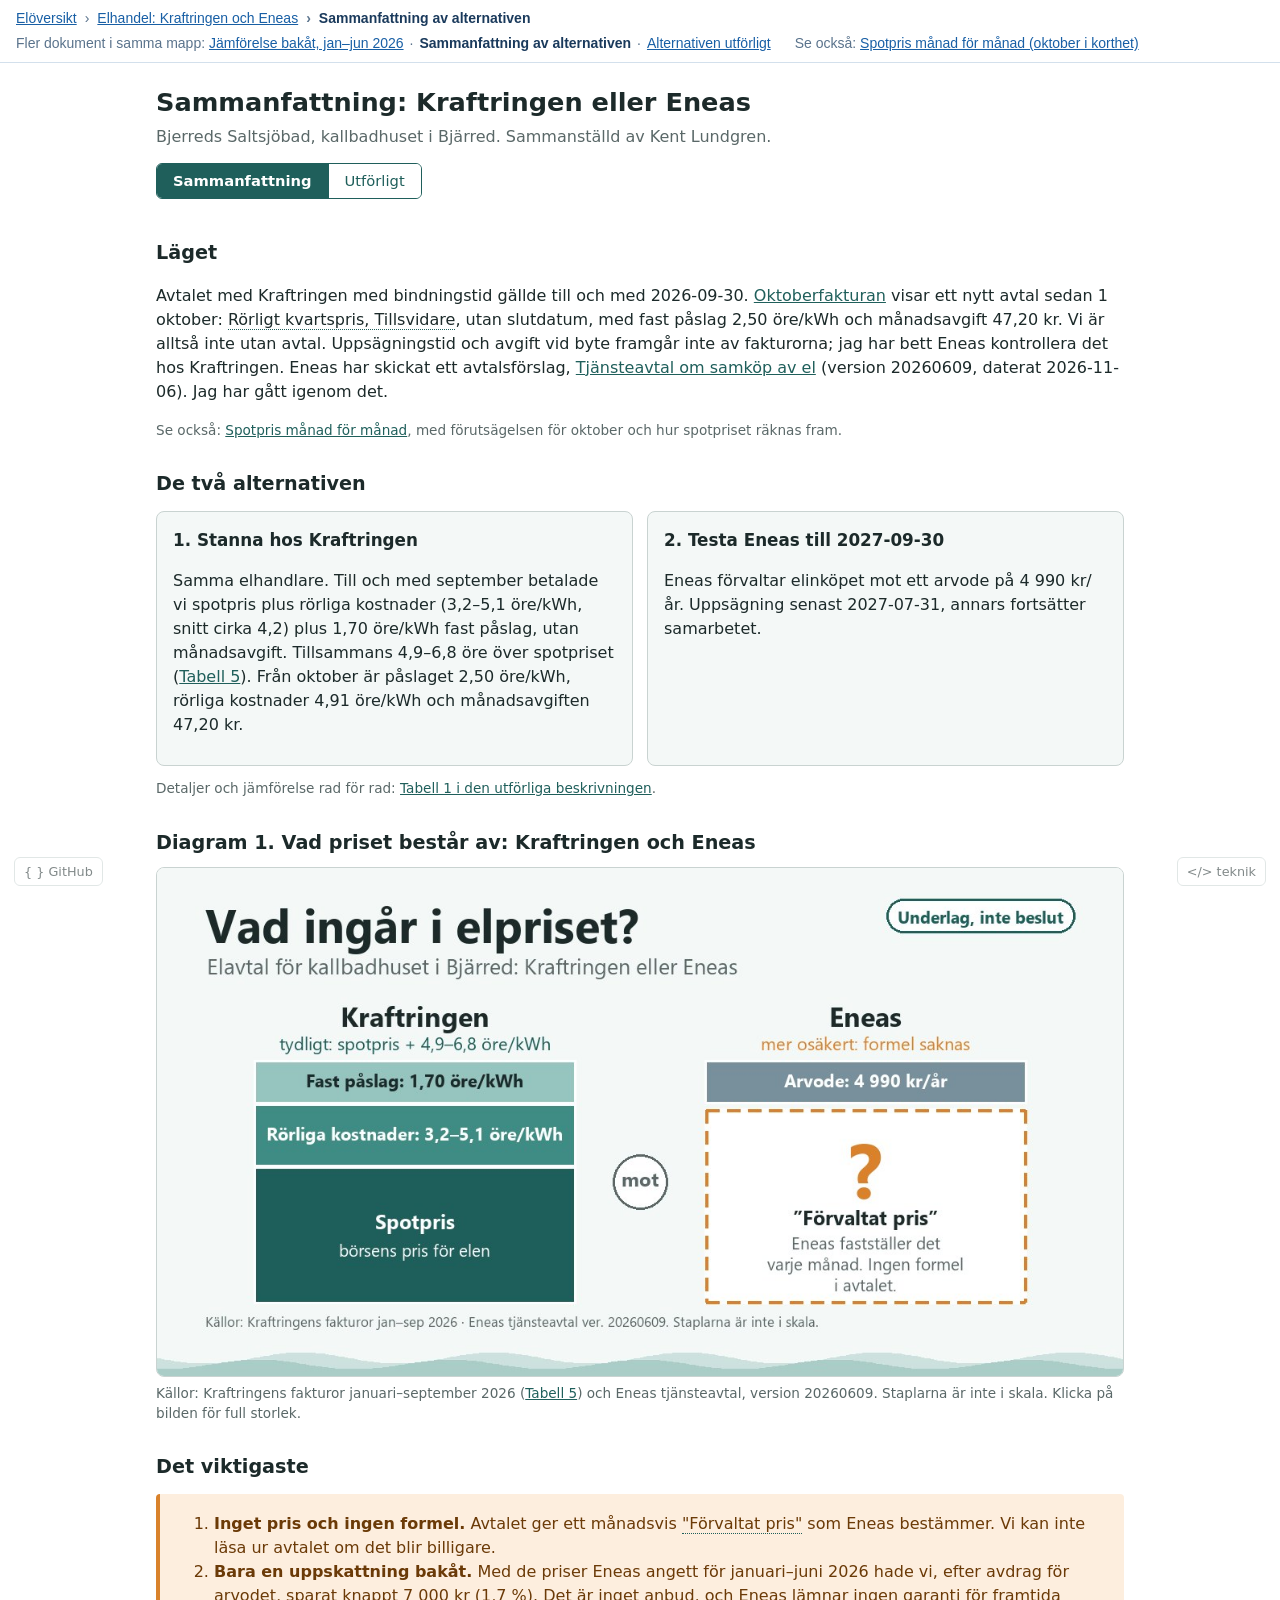
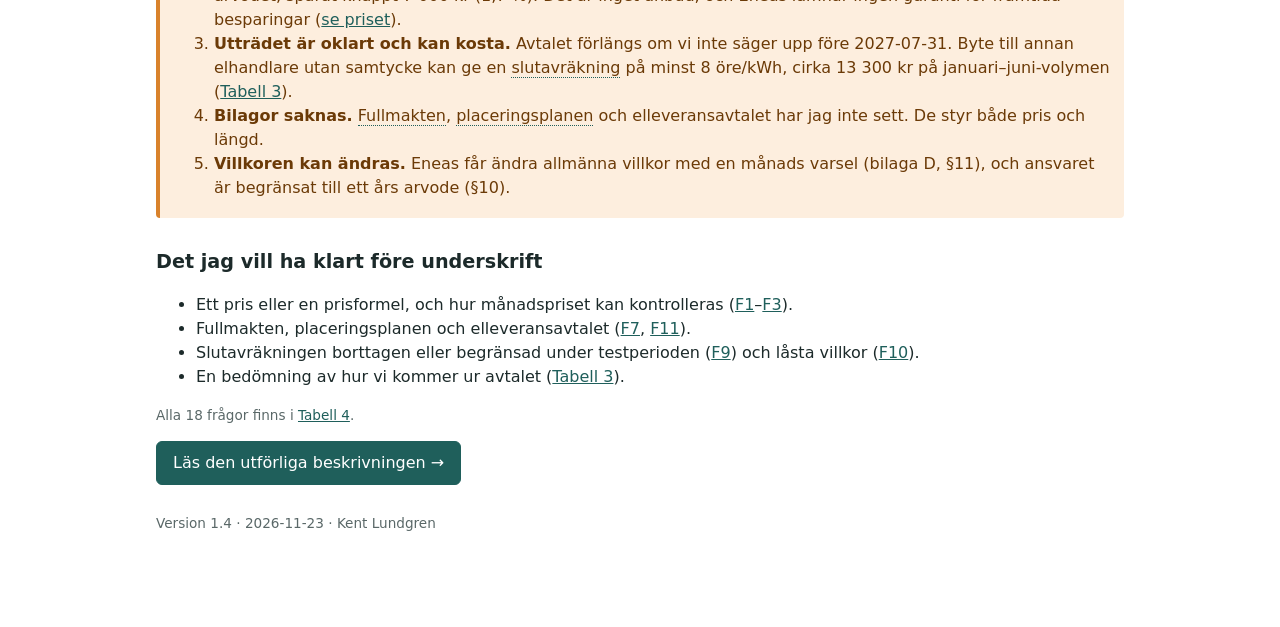
<file: Eneas_Samkop_av_El/sammanfattning.html>
<!DOCTYPE html>
<!--
  sammanfattning.html
  Kort sammanfattning av alternativ.html (Kraftringen eller Eneas). Det viktigaste på en skärm.
  Använder alternativ.css och alternativ.js (delas med alternativ.html) samt enea_hjalp.js.

  UPPDATERING 2026-11-06: Första versionen (1.0).
  UPPDATERING 2026-11-06: Diagram 1 (bilden) tillagd på sidan. Denna rad ändrades bara för att trigga en ny Pages-publicering.
  UPPDATERING 2026-11-23: avtalsläget enligt oktoberfakturan i "Läget" och Alternativ 1. Version 1.4.
-->
<html lang="sv">
<head>
  <meta charset="utf-8">
  <meta name="viewport" content="width=device-width, initial-scale=1">
  <title>Sammanfattning: Kraftringen eller Eneas</title>
  <meta name="description" content="Kort sammanfattning av alternativen för Bjerreds Saltsjöbads elhandel: fortsätta hos Kraftringen eller testa Eneas, med det viktigaste om pris, utträde och saknade bilagor.">
  <!-- Delningsbild och förhandsvisning (Open Graph och Twitter Card). Bilden byggs av bygg_og_bild_sammanfattning.py. -->
  <meta property="og:type" content="website">
  <meta property="og:locale" content="sv_SE">
  <meta property="og:title" content="Vad ingår i elpriset? Kraftringen eller Eneas">
  <meta property="og:description" content="Hos Kraftringen är priset tydligt: spotpris plus 4,9–6,8 öre/kWh. Hos Eneas fastställs ett förvaltat pris varje månad, utan formel i avtalet. Underlag för kallbadhusets elavtal.">
  <meta property="og:url" content="https://kentlundgren.github.io/Bjerred-el/Eneas_Samkop_av_El/sammanfattning.html">
  <meta property="og:image" content="https://kentlundgren.github.io/Bjerred-el/Eneas_Samkop_av_El/og-sammanfattning.jpg">
  <meta property="og:image:width" content="1200">
  <meta property="og:image:height" content="630">
  <meta property="og:image:alt" content="Två staplar: Kraftringens pris med spotpris, rörliga kostnader 3,2–5,1 öre/kWh och fast påslag 1,70 öre/kWh, mot Eneas ”förvaltat pris” med frågetecken och arvode 4 990 kr/år.">
  <meta name="twitter:card" content="summary_large_image">
  <meta name="twitter:title" content="Vad ingår i elpriset? Kraftringen eller Eneas">
  <meta name="twitter:description" content="Hos Kraftringen är priset tydligt: spotpris plus 4,9–6,8 öre/kWh. Hos Eneas fastställs ett förvaltat pris varje månad, utan formel i avtalet.">
  <meta name="twitter:image" content="https://kentlundgren.github.io/Bjerred-el/Eneas_Samkop_av_El/og-sammanfattning.jpg">
  <link rel="stylesheet" href="alternativ.css">
<link rel="stylesheet" href="brodsmulor.css">
</head>
<body>
<!-- brodsmulor:start (genereras av brodsmulor.py från dokument.json: ändra dokument.json, inte här) -->
<nav class="brodsmulor" aria-label="Brödsmulor och dokument i samma mapp">
<ol><li><a href="../index.html">Elöversikt</a></li><li><a href="enea_jamforelse.html">Elhandel: Kraftringen och Eneas</a></li><li aria-current="page">Sammanfattning av alternativen</li></ol>
<p class="syskon">Fler dokument i samma mapp: <a href="enea_jamforelse.html">Jämförelse bakåt, jan–jun 2026</a><span class="sep">·</span><strong aria-current="page">Sammanfattning av alternativen</strong><span class="sep">·</span><a href="alternativ.html">Alternativen utförligt</a></p>
<p class="syskon">Se också: <a href="../Spotpris/spotpris.html#Oktober">Spotpris månad för månad (oktober i korthet)</a></p>
</nav>
<!-- brodsmulor:slut -->

<main class="sida">

  <header>
    <h1 id="Start">Sammanfattning: Kraftringen eller Eneas</h1>
    <p class="undertitel">Bjerreds Saltsjöbad, kallbadhuset i Bjärred. Sammanställd av Kent Lundgren.</p>
    <nav class="vaxla" aria-label="Växla mellan sammanfattning och utförlig beskrivning">
      <a href="sammanfattning.html" aria-current="page">Sammanfattning</a>
      <a href="alternativ.html">Utförligt</a>
    </nav>
  </header>

  <!-- ===== Läget ===== -->
  <section aria-labelledby="Laget">
    <h2 id="Laget">Läget <a class="ankare" href="#Laget" aria-label="Länk till avsnittet">#</a></h2>
    <p>Avtalet med Kraftringen med bindningstid gällde till och med 2026-09-30. <a href="../Kraftringen/Fakturor/202610_Kraftringen_Oktober_2026_3219468000.pdf" target="_blank" rel="noopener">Oktoberfakturan</a>
      visar ett nytt avtal sedan 1 oktober: <span class="term" tabindex="0">Rörligt kvartspris, Tillsvidare<span class="term-text" role="tooltip">Tillsvidare betyder att avtalet löper utan slutdatum. Det betyder inte att det saknar uppsägningstid.</span></span>,
      utan slutdatum, med fast påslag 2,50 öre/kWh och månadsavgift 47,20 kr. Vi är alltså inte utan avtal. Uppsägningstid och avgift vid byte framgår inte av fakturorna;
      jag har bett Eneas kontrollera det hos Kraftringen. Eneas har skickat ett avtalsförslag,
      <a href="avtal/Avtal_Samkoop_av_el_8465022484_FOORENINGEN_BJERREDS_SALTSJOOBAD_261106.pdf" target="_blank" rel="noopener">Tjänsteavtal om samköp av el</a>
      (version 20260609, daterat 2026-11-06). Jag har gått igenom det.</p>
    <p class="liten">Se också: <a href="../Spotpris/spotpris.html#Oktober">Spotpris månad för månad</a>, med förutsägelsen för oktober och hur spotpriset räknas fram.</p>
  </section>

  <!-- ===== De två alternativen ===== -->
  <section aria-labelledby="Alternativen">
    <h2 id="Alternativen">De två alternativen <a class="ankare" href="#Alternativen" aria-label="Länk till avsnittet">#</a></h2>
    <div class="alternativ">
      <div class="kort">
        <h3 id="Alternativ1">1. Stanna hos Kraftringen <a class="ankare" href="#Alternativ1" aria-label="Länk till avsnittet">#</a></h3>
        <p>Samma elhandlare. Till och med september betalade vi spotpris plus rörliga kostnader (3,2–5,1 öre/kWh, snitt cirka 4,2) plus 1,70 öre/kWh fast påslag, utan månadsavgift. Tillsammans 4,9–6,8 öre över spotpriset (<a href="alternativ.html#TabellRorliga">Tabell 5</a>). Från oktober är påslaget 2,50 öre/kWh, rörliga kostnader 4,91 öre/kWh och månadsavgiften 47,20 kr.</p>
      </div>
      <div class="kort">
        <h3 id="Alternativ2">2. Testa Eneas till 2027-09-30 <a class="ankare" href="#Alternativ2" aria-label="Länk till avsnittet">#</a></h3>
        <p>Eneas förvaltar elinköpet mot ett arvode på 4 990 kr/år. Uppsägning senast 2027-07-31, annars fortsätter samarbetet.</p>
      </div>
    </div>
    <p class="liten">Detaljer och jämförelse rad för rad: <a href="alternativ.html#TabellPrismodell">Tabell 1 i den utförliga beskrivningen</a>.</p>
  </section>

  <!-- ===== Diagram 1: bilden (samma som delningsbilden) ===== -->
  <section aria-labelledby="Diagram1">
    <h2 id="Diagram1">Diagram 1. Vad priset består av: Kraftringen och Eneas <a class="ankare" href="#Diagram1" aria-label="Länk till avsnittet">#</a></h2>
    <figure class="figur">
      <a href="og-sammanfattning.jpg" target="_blank" rel="noopener"><img src="og-sammanfattning.jpg" width="1200" height="630"
        alt="Två staplar: Kraftringens pris med spotpris, rörliga kostnader 3,2–5,1 öre/kWh och fast påslag 1,70 öre/kWh, mot Eneas ”förvaltat pris” med frågetecken och arvode 4 990 kr/år."></a>
      <figcaption>Källor: Kraftringens fakturor januari–september 2026 (<a href="alternativ.html#TabellRorliga">Tabell 5</a>) och Eneas tjänsteavtal, version 20260609. Staplarna är inte i skala. Klicka på bilden för full storlek.</figcaption>
    </figure>
  </section>

  <!-- ===== Det viktigaste ===== -->
  <section aria-labelledby="Viktigast">
    <h2 id="Viktigast">Det viktigaste <a class="ankare" href="#Viktigast" aria-label="Länk till avsnittet">#</a></h2>
    <div class="varning">
      <ol>
        <li><strong>Inget pris och ingen formel.</strong> Avtalet ger ett månadsvis <span class="term" tabindex="0">"Förvaltat pris"<span class="term-text" role="tooltip">Avtalets egen term (bilaga B, 2.2): ett pris som Eneas fastställer varje månad för portföljens uppskattade förbrukning. Någon formel finns inte i avtalet.</span></span>
          som Eneas bestämmer. Vi kan inte läsa ur avtalet om det blir billigare.</li>
        <li><strong>Bara en uppskattning bakåt.</strong> Med de priser Eneas angett för januari–juni 2026 hade vi, efter avdrag för arvodet, sparat knappt 7 000 kr (1,7 %). Det är inget anbud, och Eneas lämnar ingen garanti för framtida besparingar
          (<a href="alternativ.html#Priset">se priset</a>).</li>
        <li><strong>Utträdet är oklart och kan kosta.</strong> Avtalet förlängs om vi inte säger upp före 2027-07-31. Byte till annan elhandlare utan samtycke kan ge en <span class="term" tabindex="0">slutavräkning<span class="term-text" role="tooltip">Betalning vid avtalsbrott för att avveckla kundens del i portföljen: minst 8 öre/kWh på förväntad förbrukning fram till slutdatum (bilaga D, §6).</span></span>
          på minst 8 öre/kWh, cirka 13 300 kr på januari–juni-volymen (<a href="alternativ.html#TabellUtratt">Tabell 3</a>).</li>
        <li><strong>Bilagor saknas.</strong> <span class="term" tabindex="0">Fullmakten<span class="term-text" role="tooltip">Bilaga A. Med den uppdrar föreningen åt Eneas att förvalta elinköpet. Avtalet löper så länge fullmakten gäller (bilaga D, §1).</span></span>,
          <span class="term" tabindex="0">placeringsplanen<span class="term-text" role="tooltip">Bilaga C. Visar enligt avtalet den handel som kunden deltar i från uppstart (bilaga B, 2.2).</span></span> och elleveransavtalet har jag inte sett. De styr både pris och längd.</li>
        <li><strong>Villkoren kan ändras.</strong> Eneas får ändra allmänna villkor med en månads varsel (bilaga D, §11), och ansvaret är begränsat till ett års arvode (§10).</li>
      </ol>
    </div>
  </section>

  <!-- ===== Före underskrift ===== -->
  <section aria-labelledby="Fore">
    <h2 id="Fore">Det jag vill ha klart före underskrift <a class="ankare" href="#Fore" aria-label="Länk till avsnittet">#</a></h2>
    <ul>
      <li>Ett pris eller en prisformel, och hur månadspriset kan kontrolleras (<a href="alternativ.html#F1">F1</a>–<a href="alternativ.html#F3">F3</a>).</li>
      <li>Fullmakten, placeringsplanen och elleveransavtalet (<a href="alternativ.html#F7">F7</a>, <a href="alternativ.html#F11">F11</a>).</li>
      <li>Slutavräkningen borttagen eller begränsad under testperioden (<a href="alternativ.html#F9">F9</a>) och låsta villkor (<a href="alternativ.html#F10">F10</a>).</li>
      <li>En bedömning av hur vi kommer ur avtalet (<a href="alternativ.html#TabellUtratt">Tabell 3</a>).</li>
    </ul>
    <p class="liten">Alla 18 frågor finns i <a href="alternativ.html#TabellFragor">Tabell 4</a>.</p>
    <p><a class="knapp" href="alternativ.html">Läs den utförliga beskrivningen →</a></p>
  </section>

  <footer class="fot">
    <p>Version <span id="version"></span> · <span id="versionsdatum"></span> · Kent Lundgren</p>
  </footer>
</main>

<!-- ===== Hörn: GitHub (vänster) och teknik (höger) ===== -->
<a class="corner corner-left" href="https://github.com/kentlundgren/Bjerred-el/tree/main/Eneas_Samkop_av_El" target="_blank" rel="noopener">{ } GitHub</a>
<button type="button" class="corner corner-right" id="techBtn" aria-label="Tekniköversikt">&lt;/&gt; teknik</button>

<!-- ===== Teknik-modal ===== -->
<div class="modal-overlay" id="techOverlay">
  <div class="modal" role="dialog" aria-modal="true" aria-labelledby="techTitel">
    <button type="button" class="modal-stang" id="techClose" aria-label="Stäng">&times;</button>
    <h2 id="techTitel">Hur den här sidan är byggd</h2>
    <p>Kortversionen av <a href="alternativ.html">alternativ.html</a>. Statisk sida utan data som skickas någonstans.</p>

    <h3>Tekniken</h3>
    <div class="tech-grid">
      <div class="tech-card">
        <h4>Ren HTML, CSS och JavaScript</h4>
        <p><code>sammanfattning.html</code> delar <code>alternativ.css</code> och <code>alternativ.js</code> med den utförliga sidan, plus teknik-modalen från <code>enea_hjalp.js</code>. Inga ramverk och ingen byggprocess.</p>
      </div>
      <div class="tech-card">
        <h4>Delningsbild (og-teknik)</h4>
        <p>När länken delas på LinkedIn eller X visas bilden <code>og-sammanfattning.jpg</code> (1200×630 px). Den ritas av Python-skriptet <code>bygg_og_bild_sammanfattning.py</code> med Pillow och bygger bara på uppgifter som står på sidan. Staplarna är inte i skala.</p>
      </div>
      <div class="tech-card">
        <h4>Växling mellan vyerna</h4>
        <p>Knapparna "Sammanfattning" och "Utförligt" är vanliga länkar mellan två sidor, så att varje vy har en egen adress. Frågorna F1–F11 länkar rakt in i den utförliga sidans tabeller.</p>
      </div>
    </div>

    <h3>Metoden</h3>
    <div class="tech-grid">
      <div class="tech-card">
        <h4>Utdrag, inte nya uppgifter</h4>
        <p>Allt här står också i den utförliga sidan, där källorna och hänvisningarna till avtalets sidor och paragrafer finns. Sammanfattningen är inte juridiskt granskad.</p>
      </div>
    </div>
  </div>
</div>

<script src="enea_hjalp.js"></script>
<script src="alternativ.js"></script>
</body>
</html>
</file>
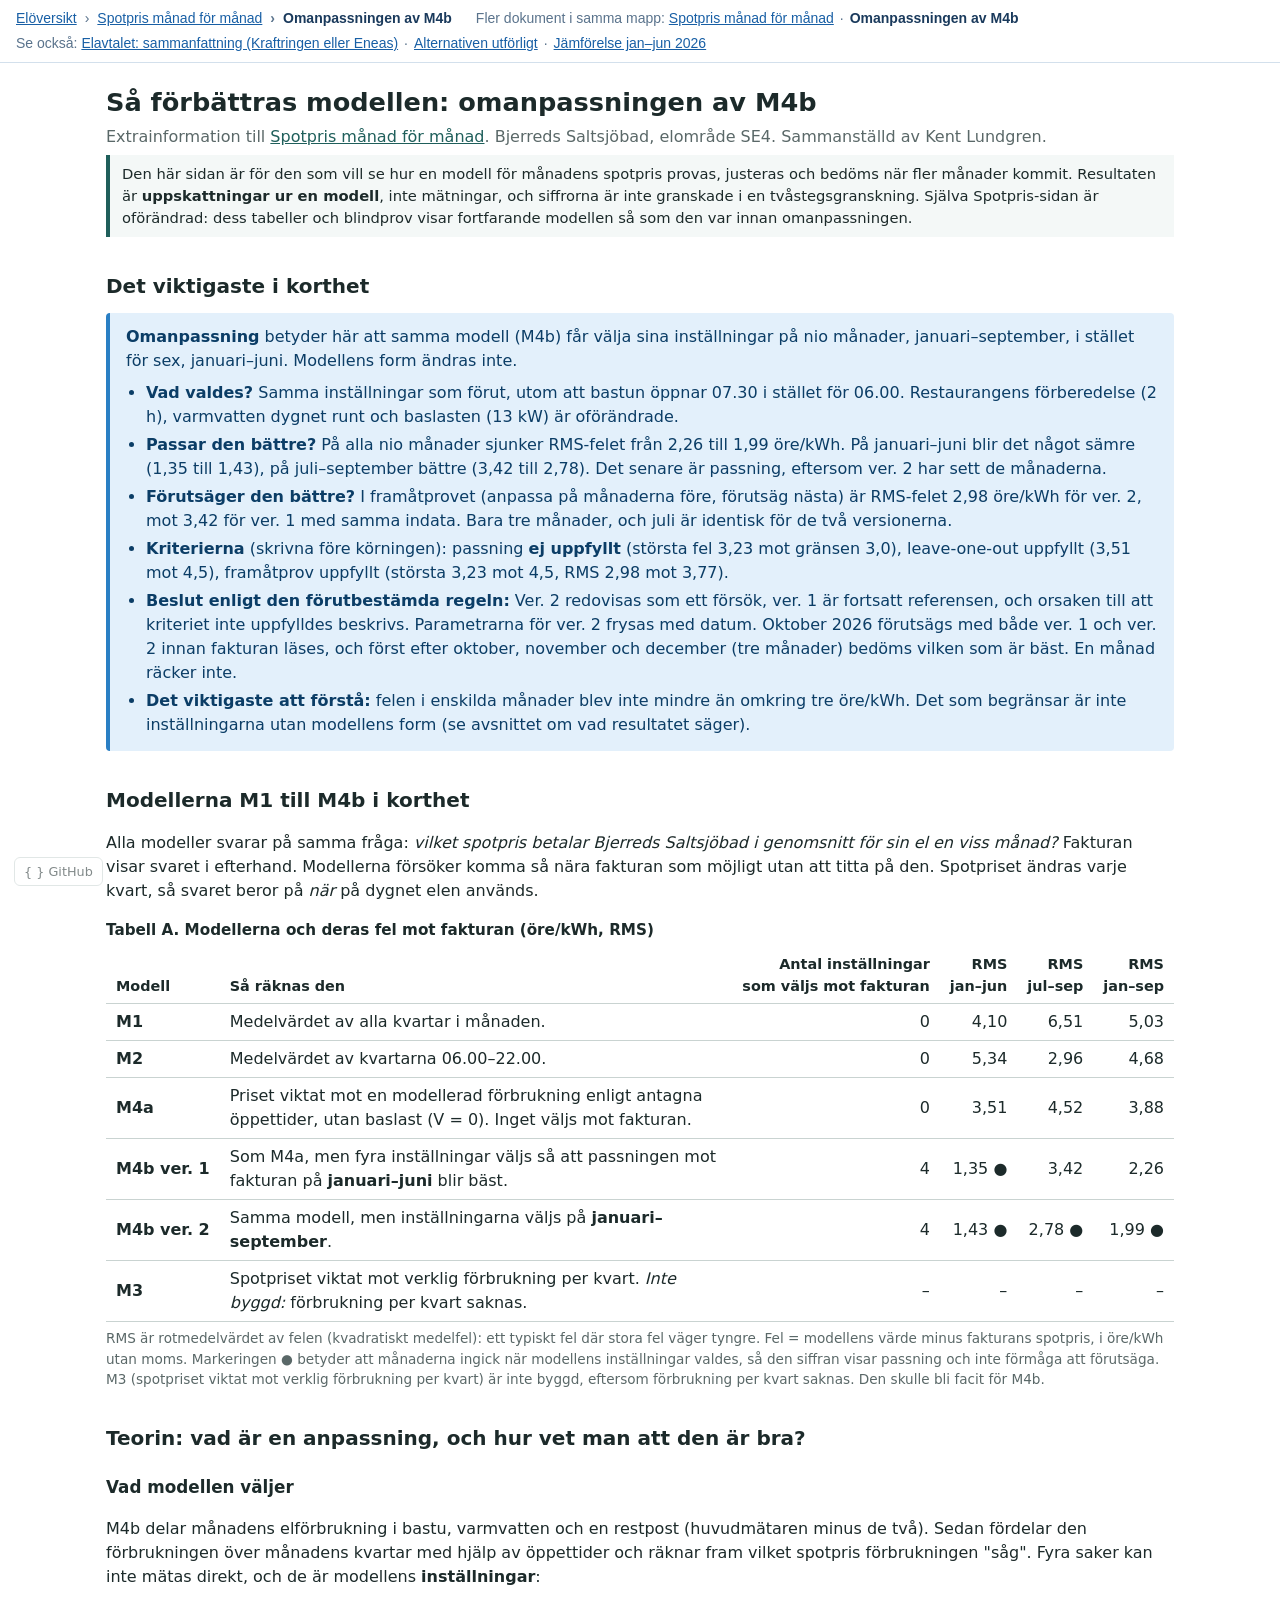
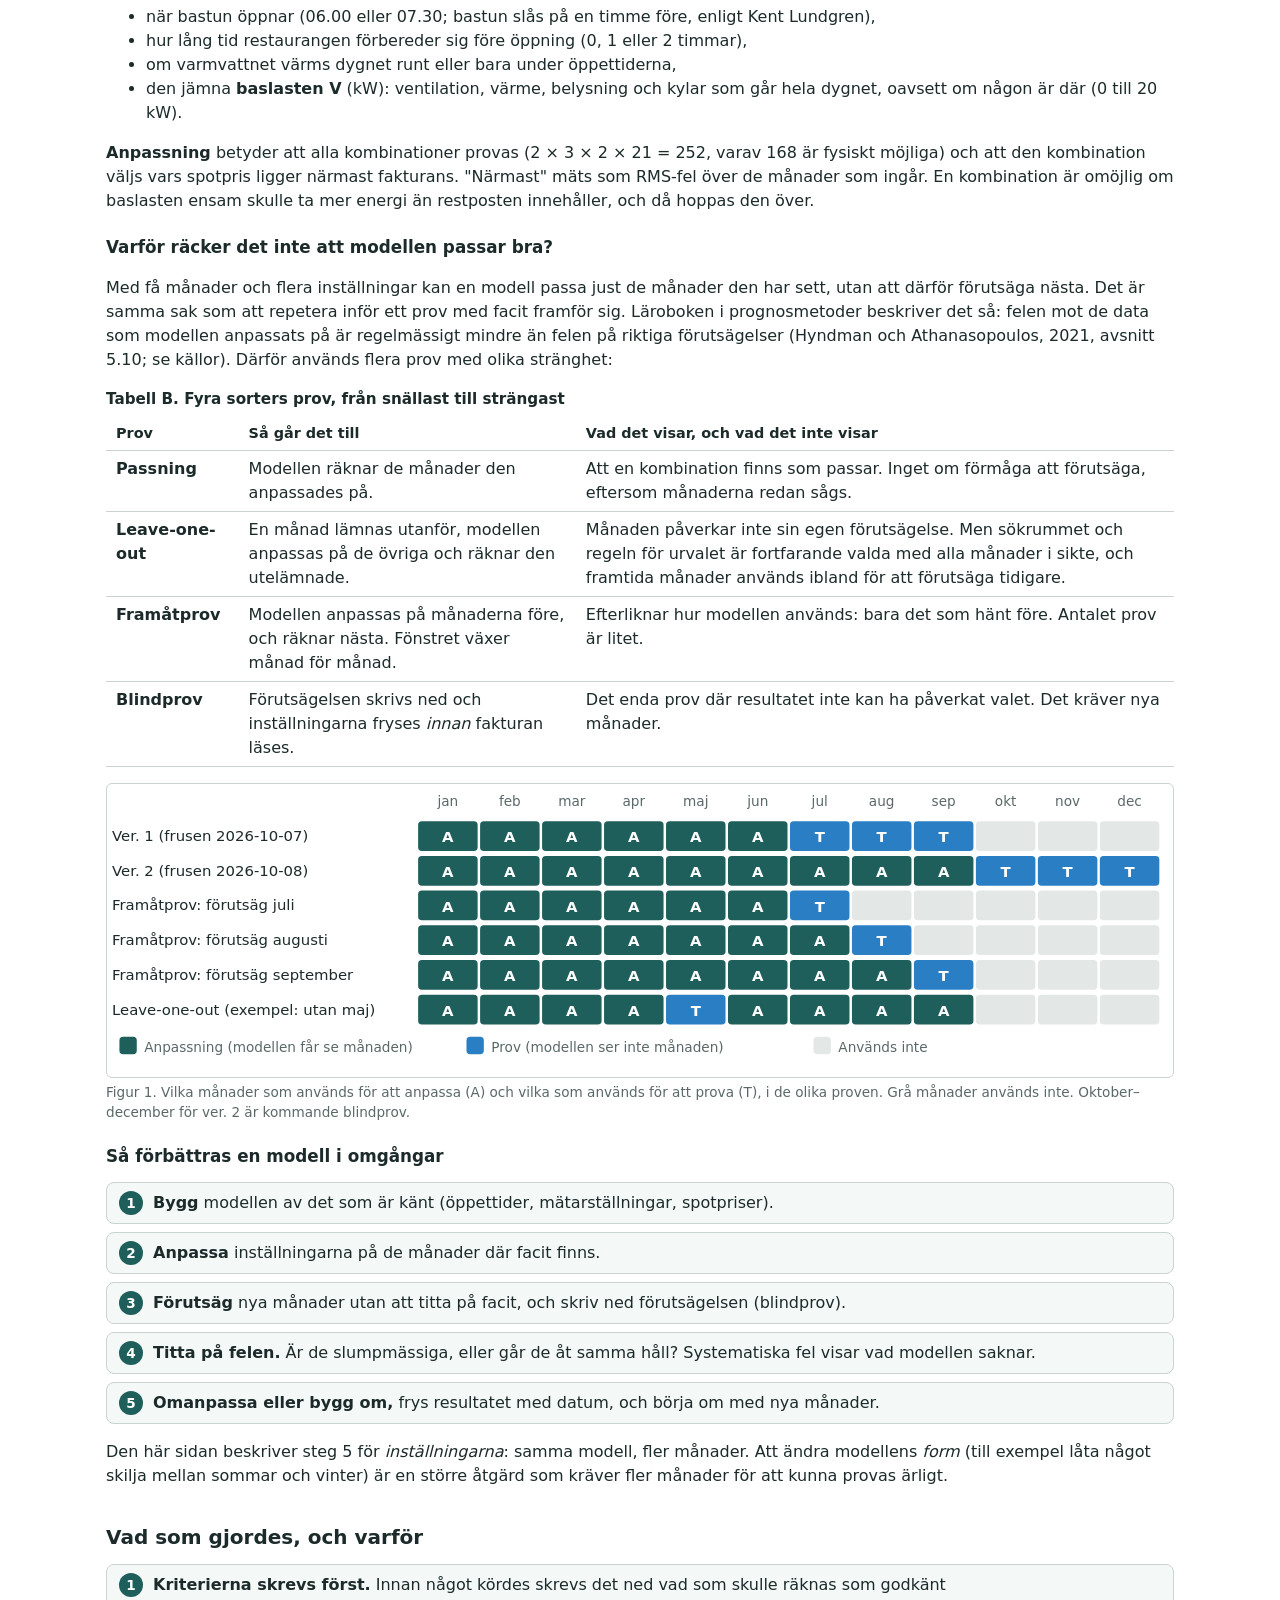
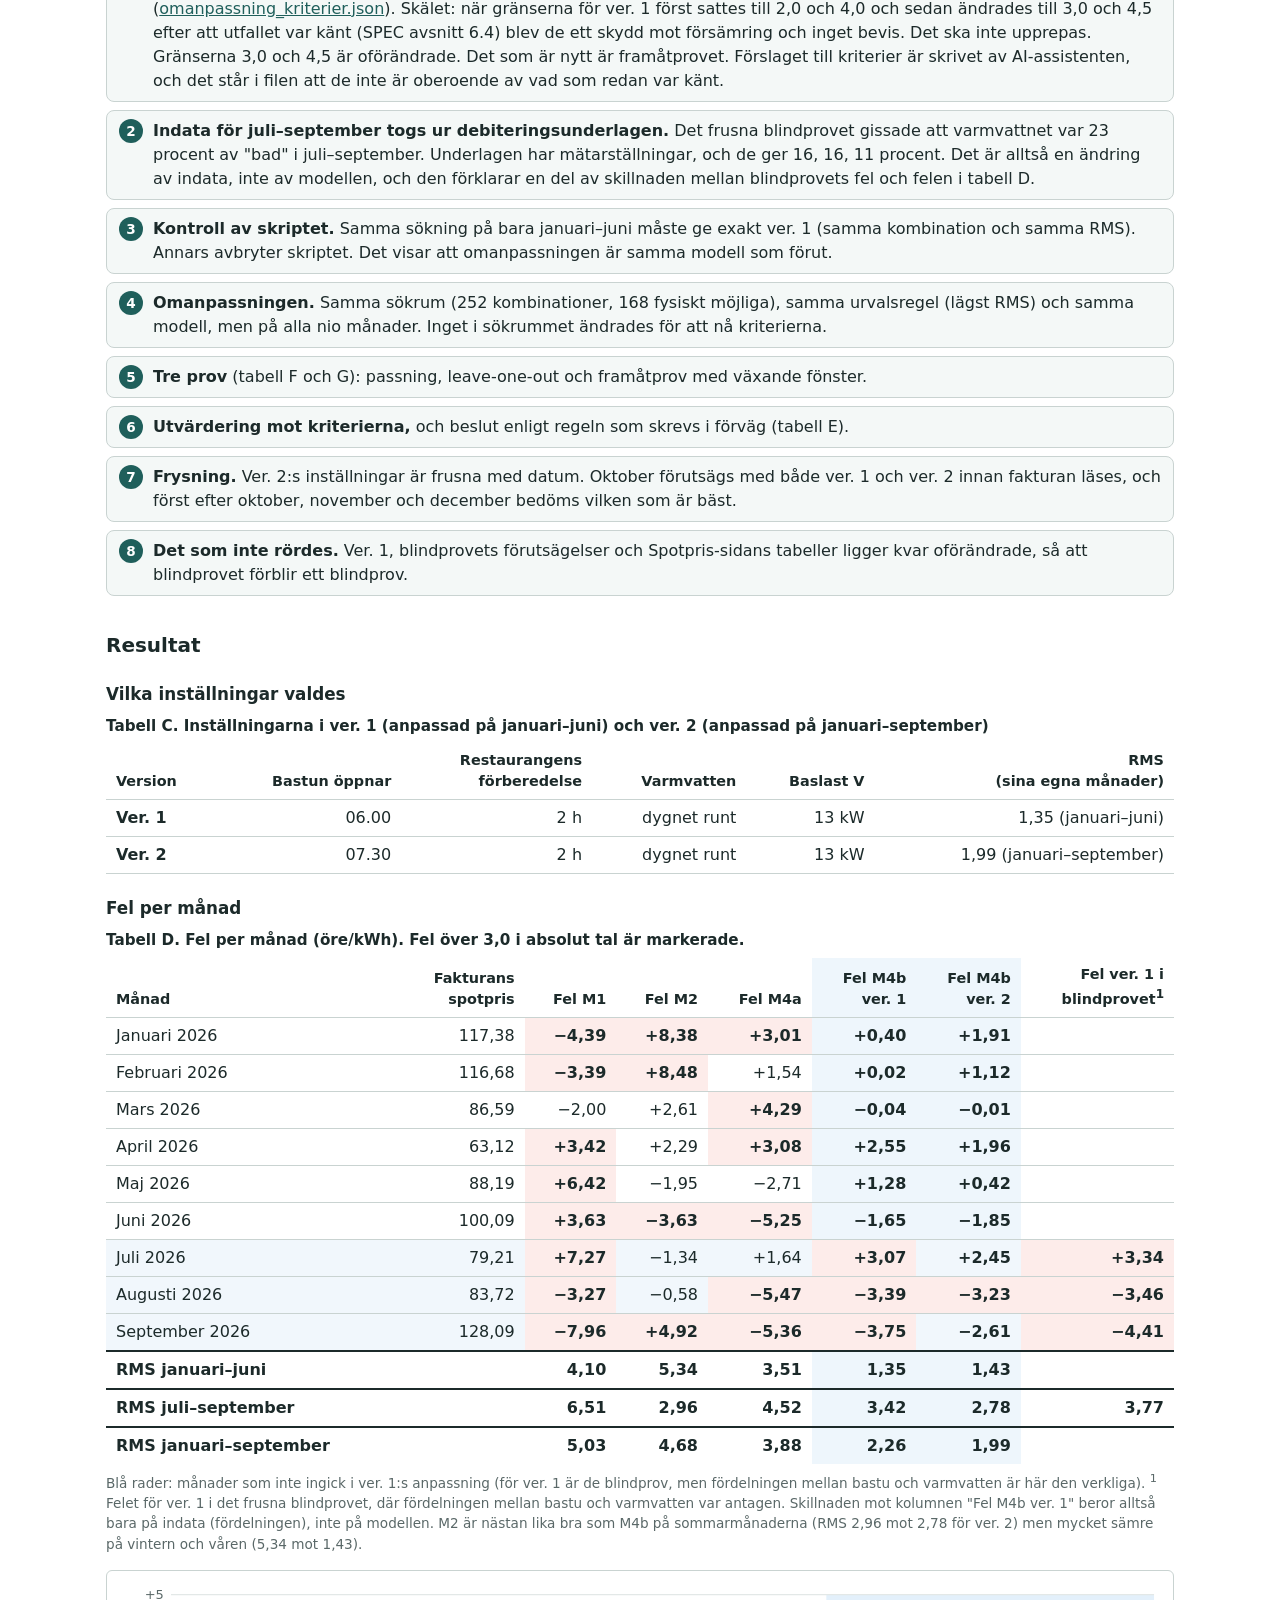
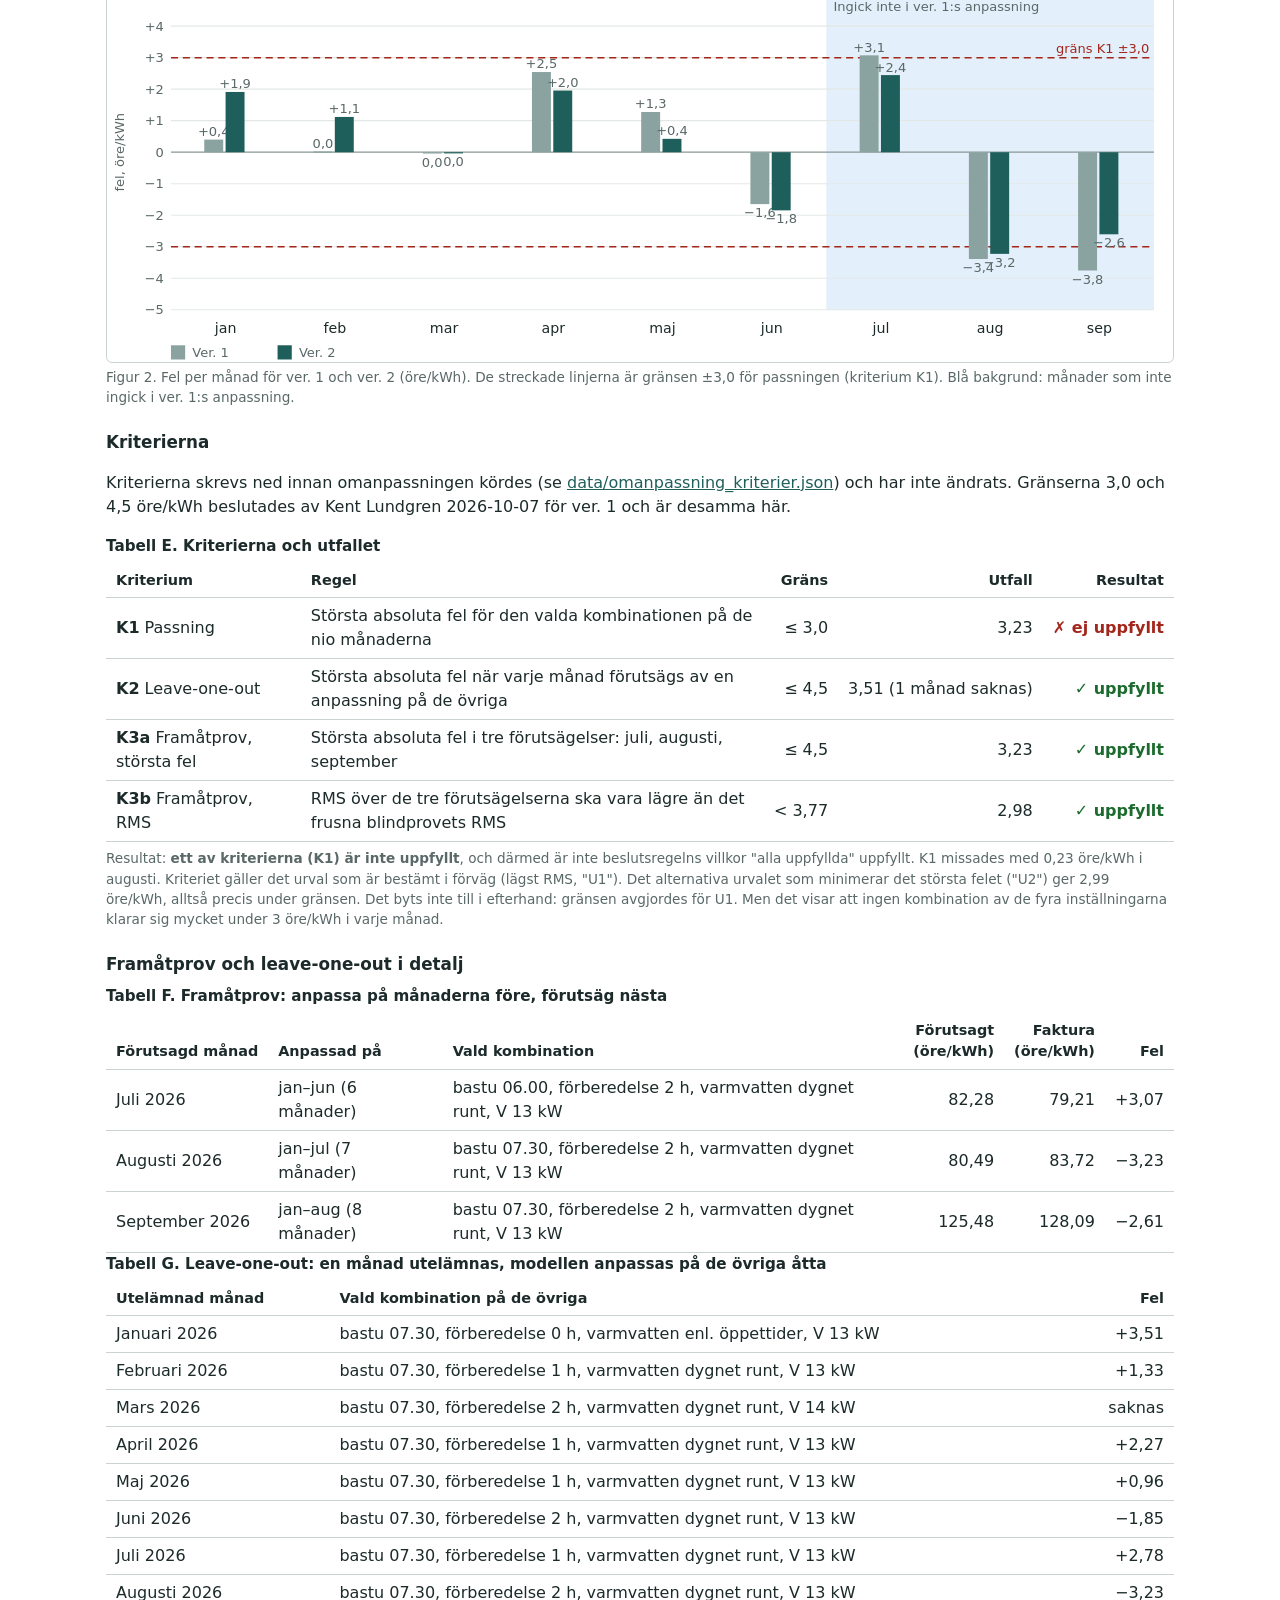
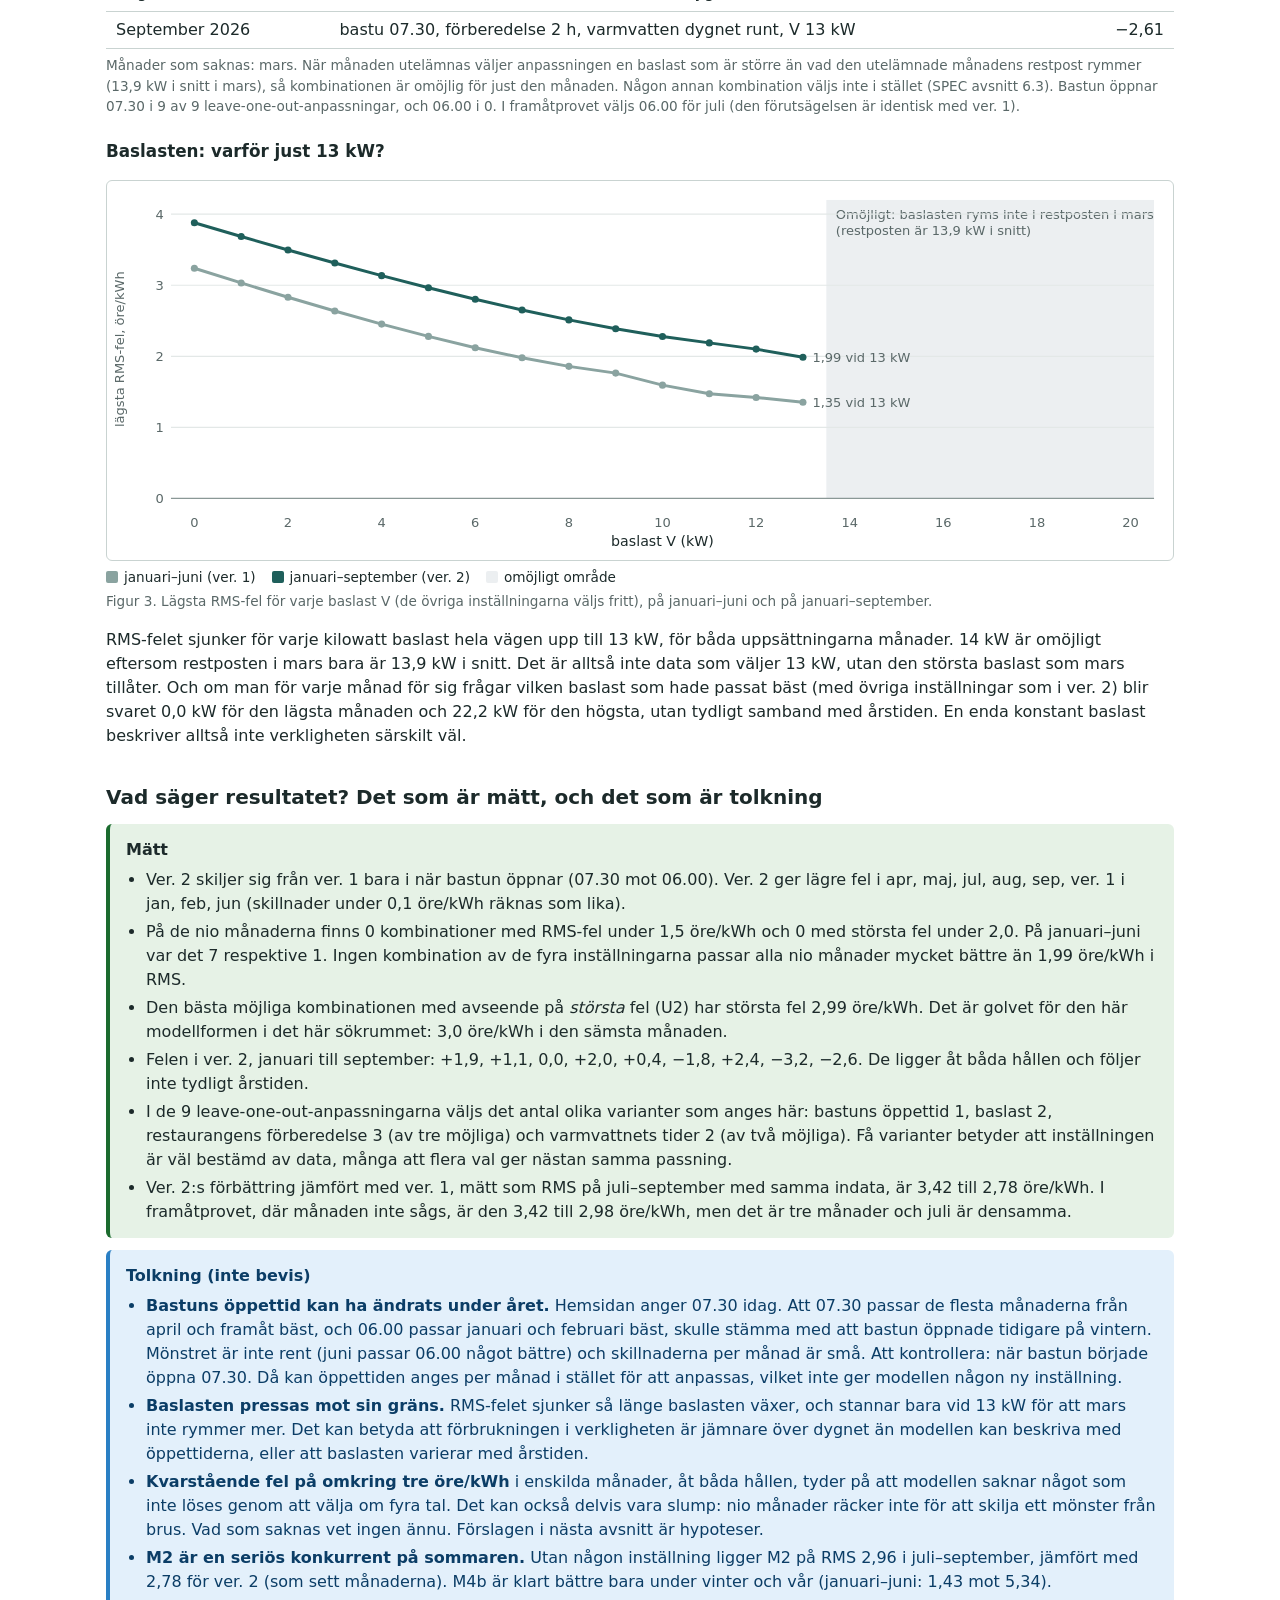
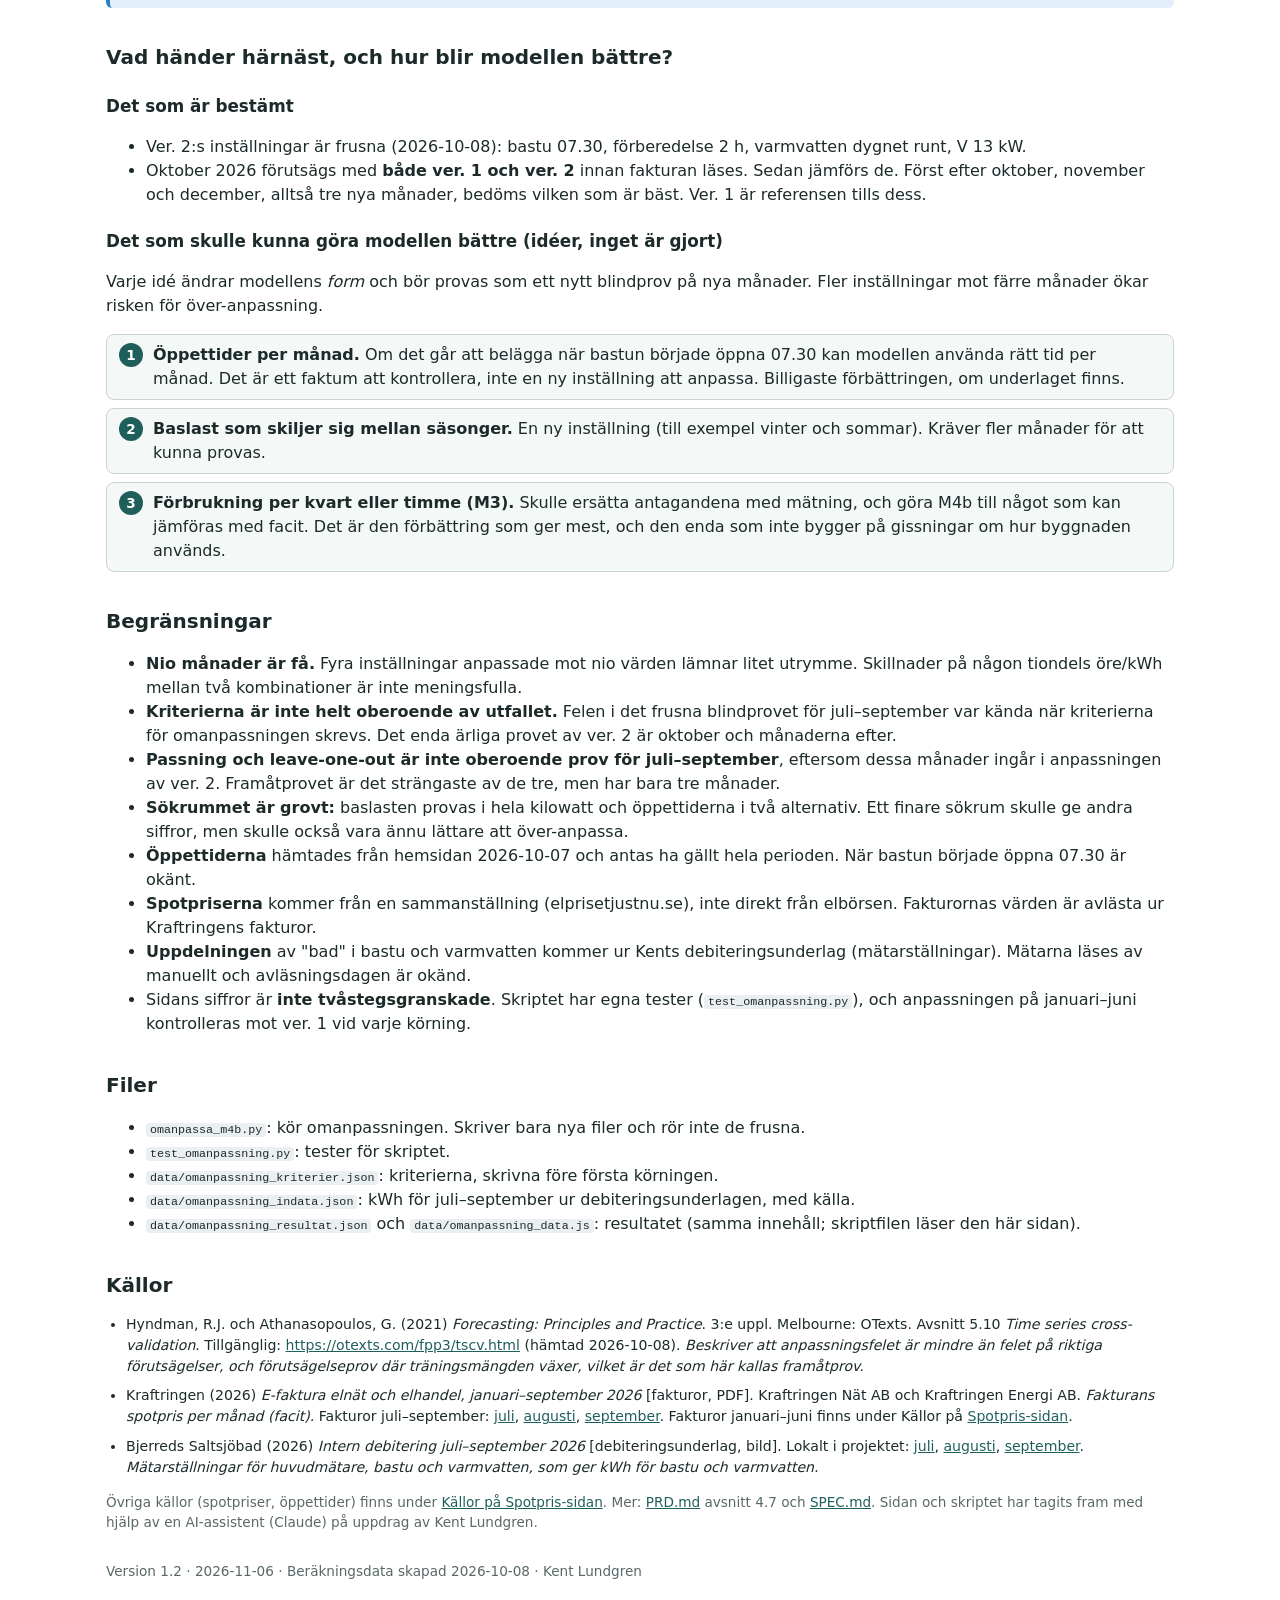
<file: Spotpris/omanpassning.html>
<!DOCTYPE html>
<!--
  omanpassning.html
  Extrainformation till Spotpris/spotpris.html: hur M4b-modellen anpassades om på januari–september 2026 (ver. 2), varför, och vad det gav.
  Siffrorna kommer från data/omanpassning_data.js, som skapas av omanpassa_m4b.py. Kriterierna står i data/omanpassning_kriterier.json
  och skrevs före första körningen. Rena HTML/CSS/JS-filer, inga bibliotek, fungerar öppnad från fil.

  UPPDATERING 2026-10-08: Första versionen (1.0).
-->
<html lang="sv">
<head>
  <meta charset="utf-8">
  <meta name="viewport" content="width=device-width, initial-scale=1">
  <title>Så förbättras modellen: omanpassningen av M4b</title>
  <meta name="description" content="Hur modellen för månadens spotpris (M4b) anpassades om på nio månader i stället för sex: teori, vad som gjordes och vad det gav.">
  <link rel="stylesheet" href="spotpris.css">
  <link rel="stylesheet" href="omanpassning.css">
<link rel="stylesheet" href="brodsmulor.css">
</head>
<body>
<!-- brodsmulor:start (genereras av brodsmulor.py från dokument.json: ändra dokument.json, inte här) -->
<nav class="brodsmulor" aria-label="Brödsmulor och dokument i samma mapp">
<ol><li><a href="../index.html">Elöversikt</a></li><li><a href="spotpris.html">Spotpris månad för månad</a></li><li aria-current="page">Omanpassningen av M4b</li></ol>
<p class="syskon">Fler dokument i samma mapp: <a href="spotpris.html">Spotpris månad för månad</a><span class="sep">·</span><strong aria-current="page">Omanpassningen av M4b</strong></p>
<p class="syskon">Se också: <a href="../Eneas_Samkop_av_El/sammanfattning.html">Elavtalet: sammanfattning (Kraftringen eller Eneas)</a><span class="sep">·</span><a href="../Eneas_Samkop_av_El/alternativ.html">Alternativen utförligt</a><span class="sep">·</span><a href="../Eneas_Samkop_av_El/enea_jamforelse.html">Jämförelse jan–jun 2026</a></p>
</nav>
<!-- brodsmulor:slut -->

<main class="sida">

  <header>
    <h1 id="Start">Så förbättras modellen: omanpassningen av M4b</h1>
    <p class="undertitel">Extrainformation till <a href="spotpris.html">Spotpris månad för månad</a>. Bjerreds Saltsjöbad, elområde SE4. Sammanställd av Kent Lundgren.</p>
    <p class="status">Den här sidan är för den som vill se hur en modell för månadens spotpris provas, justeras och bedöms när fler månader kommit. Resultaten är
      <strong>uppskattningar ur en modell</strong>, inte mätningar, och siffrorna är inte granskade i en tvåstegsgranskning. Själva Spotpris-sidan är oförändrad:
      dess tabeller och blindprov visar fortfarande modellen så som den var innan omanpassningen.</p>
  </header>

  <noscript><p class="status">Sidan ritar tabeller och diagram med JavaScript. Slå på JavaScript för att se dem.</p></noscript>

  <!-- ===== Kort ===== -->
  <section aria-labelledby="Kort">
    <h2 id="Kort">Det viktigaste i korthet <a class="ankare" href="#Kort" aria-label="Länk till avsnittet">#</a></h2>
    <div class="notis" id="kort"></div>
  </section>

  <!-- ===== Modellerna ===== -->
  <section aria-labelledby="Modellerna">
    <h2 id="Modellerna">Modellerna M1 till M4b i korthet <a class="ankare" href="#Modellerna" aria-label="Länk till avsnittet">#</a></h2>
    <p>Alla modeller svarar på samma fråga: <em>vilket spotpris betalar Bjerreds Saltsjöbad i genomsnitt för sin el en viss månad?</em> Fakturan visar svaret i efterhand.
      Modellerna försöker komma så nära fakturan som möjligt utan att titta på den. Spotpriset ändras varje kvart, så svaret beror på <em>när</em> på dygnet elen används.</p>
    <div class="tabell-wrap">
      <table id="tab-modeller">
        <caption id="TabellA">Tabell A. Modellerna och deras fel mot fakturan (öre/kWh, RMS)</caption>
        <thead>
          <tr>
            <th>Modell</th><th>Så räknas den</th><th>Antal inställningar<br>som väljs mot fakturan</th>
            <th>RMS<br>jan–jun</th><th>RMS<br>jul–sep</th><th>RMS<br>jan–sep</th>
          </tr>
        </thead>
        <tbody></tbody>
      </table>
    </div>
    <p class="liten">RMS är rotmedelvärdet av felen (kvadratiskt medelfel): ett typiskt fel där stora fel väger tyngre. Fel = modellens värde minus fakturans spotpris, i öre/kWh utan moms.
      Markeringen ● betyder att månaderna ingick när modellens inställningar valdes, så den siffran visar passning och inte förmåga att förutsäga.
      M3 (spotpriset viktat mot verklig förbrukning per kvart) är inte byggd, eftersom förbrukning per kvart saknas. Den skulle bli facit för M4b.</p>
  </section>

  <!-- ===== Teorin ===== -->
  <section aria-labelledby="Teori">
    <h2 id="Teori">Teorin: vad är en anpassning, och hur vet man att den är bra? <a class="ankare" href="#Teori" aria-label="Länk till avsnittet">#</a></h2>

    <h3>Vad modellen väljer</h3>
    <p>M4b delar månadens elförbrukning i bastu, varmvatten och en restpost (huvudmätaren minus de två). Sedan fördelar den förbrukningen över månadens kvartar med hjälp av öppettider
      och räknar fram vilket spotpris förbrukningen "såg". Fyra saker kan inte mätas direkt, och de är modellens <strong>inställningar</strong>:</p>
    <ul>
      <li>när bastun öppnar (06.00 eller 07.30; bastun slås på en timme före, enligt Kent Lundgren),</li>
      <li>hur lång tid restaurangen förbereder sig före öppning (0, 1 eller 2 timmar),</li>
      <li>om varmvattnet värms dygnet runt eller bara under öppettiderna,</li>
      <li>den jämna <strong>baslasten V</strong> (kW): ventilation, värme, belysning och kylar som går hela dygnet, oavsett om någon är där (0 till 20 kW).</li>
    </ul>
    <p><strong>Anpassning</strong> betyder att alla kombinationer provas (2 × 3 × 2 × 21 = 252, varav 168 är fysiskt möjliga) och att den kombination väljs vars spotpris ligger närmast fakturans.
      "Närmast" mäts som RMS-fel över de månader som ingår. En kombination är omöjlig om baslasten ensam skulle ta mer energi än restposten innehåller, och då hoppas den över.</p>

    <h3>Varför räcker det inte att modellen passar bra?</h3>
    <p>Med få månader och flera inställningar kan en modell passa just de månader den har sett, utan att därför förutsäga nästa. Det är samma sak som att repetera inför ett prov med facit framför sig.
      Läroboken i prognosmetoder beskriver det så: felen mot de data som modellen anpassats på är regelmässigt mindre än felen på riktiga förutsägelser (Hyndman och Athanasopoulos, 2021, avsnitt 5.10; se källor).
      Därför används flera prov med olika stränghet:</p>
    <div class="tabell-wrap">
      <table class="text" id="tab-prov-stege">
        <caption id="TabellB">Tabell B. Fyra sorters prov, från snällast till strängast</caption>
        <thead><tr><th>Prov</th><th>Så går det till</th><th>Vad det visar, och vad det inte visar</th></tr></thead>
        <tbody>
          <tr><td><strong>Passning</strong></td><td>Modellen räknar de månader den anpassades på.</td><td>Att en kombination finns som passar. Inget om förmåga att förutsäga, eftersom månaderna redan sågs.</td></tr>
          <tr><td><strong>Leave-one-out</strong></td><td>En månad lämnas utanför, modellen anpassas på de övriga och räknar den utelämnade.</td><td>Månaden påverkar inte sin egen förutsägelse. Men sökrummet och regeln för urvalet är fortfarande valda med alla månader i sikte, och framtida månader används ibland för att förutsäga tidigare.</td></tr>
          <tr><td><strong>Framåtprov</strong></td><td>Modellen anpassas på månaderna före, och räknar nästa. Fönstret växer månad för månad.</td><td>Efterliknar hur modellen används: bara det som hänt före. Antalet prov är litet.</td></tr>
          <tr><td><strong>Blindprov</strong></td><td>Förutsägelsen skrivs ned och inställningarna fryses <em>innan</em> fakturan läses.</td><td>Det enda prov där resultatet inte kan ha påverkat valet. Det kräver nya månader.</td></tr>
        </tbody>
      </table>
    </div>
    <figure>
      <div id="fig1"></div>
      <figcaption id="Figur1">Figur 1. Vilka månader som används för att anpassa (A) och vilka som används för att prova (T), i de olika proven. Grå månader används inte. Oktober–december för ver. 2 är kommande blindprov.</figcaption>
    </figure>

    <h3>Så förbättras en modell i omgångar</h3>
    <ol class="stegrad">
      <li><strong>Bygg</strong> modellen av det som är känt (öppettider, mätarställningar, spotpriser).</li>
      <li><strong>Anpassa</strong> inställningarna på de månader där facit finns.</li>
      <li><strong>Förutsäg</strong> nya månader utan att titta på facit, och skriv ned förutsägelsen (blindprov).</li>
      <li><strong>Titta på felen.</strong> Är de slumpmässiga, eller går de åt samma håll? Systematiska fel visar vad modellen saknar.</li>
      <li><strong>Omanpassa eller bygg om,</strong> frys resultatet med datum, och börja om med nya månader.</li>
    </ol>
    <p>Den här sidan beskriver steg 5 för <em>inställningarna</em>: samma modell, fler månader. Att ändra modellens <em>form</em> (till exempel låta något skilja mellan sommar och vinter) är en större åtgärd som kräver fler månader för att kunna provas ärligt.</p>
  </section>

  <!-- ===== Vad som gjordes ===== -->
  <section aria-labelledby="Gjort">
    <h2 id="Gjort">Vad som gjordes, och varför <a class="ankare" href="#Gjort" aria-label="Länk till avsnittet">#</a></h2>
    <ol class="stegrad" id="gjort-lista"></ol>
  </section>

  <!-- ===== Resultat ===== -->
  <section aria-labelledby="Resultat">
    <h2 id="Resultat">Resultat <a class="ankare" href="#Resultat" aria-label="Länk till avsnittet">#</a></h2>

    <h3>Vilka inställningar valdes</h3>
    <div class="tabell-wrap">
      <table id="tab-val">
        <caption id="TabellC">Tabell C. Inställningarna i ver. 1 (anpassad på januari–juni) och ver. 2 (anpassad på januari–september)</caption>
        <thead><tr><th>Version</th><th>Bastun öppnar</th><th>Restaurangens<br>förberedelse</th><th>Varmvatten</th><th>Baslast V</th><th>RMS<br>(sina egna månader)</th></tr></thead>
        <tbody></tbody>
      </table>
    </div>

    <h3>Fel per månad</h3>
    <div class="tabell-wrap">
      <table id="tab-fel">
        <caption id="TabellD">Tabell D. Fel per månad (öre/kWh). Fel över 3,0 i absolut tal är markerade.</caption>
        <thead>
          <tr>
            <th>Månad</th><th>Fakturans<br>spotpris</th><th>Fel M1</th><th>Fel M2</th><th>Fel M4a</th>
            <th class="m4b">Fel M4b<br>ver. 1</th><th class="m4b">Fel M4b<br>ver. 2</th><th>Fel ver. 1 i<br>blindprovet<sup>1</sup></th>
          </tr>
        </thead>
        <tbody></tbody>
        <tfoot></tfoot>
      </table>
    </div>
    <p class="liten" id="fel-not"></p>
    <figure>
      <div id="fig2"></div>
      <figcaption id="Figur2">Figur 2. Fel per månad för ver. 1 och ver. 2 (öre/kWh). De streckade linjerna är gränsen ±3,0 för passningen (kriterium K1). Blå bakgrund: månader som inte ingick i ver. 1:s anpassning.</figcaption>
    </figure>

    <h3>Kriterierna</h3>
    <p>Kriterierna skrevs ned innan omanpassningen kördes (se <a href="data/omanpassning_kriterier.json">data/omanpassning_kriterier.json</a>) och har inte ändrats. Gränserna 3,0 och 4,5 öre/kWh beslutades av Kent Lundgren 2026-10-07 för ver. 1 och är desamma här.</p>
    <div class="tabell-wrap">
      <table id="tab-kriterier">
        <caption id="TabellE">Tabell E. Kriterierna och utfallet</caption>
        <thead><tr><th>Kriterium</th><th>Regel</th><th>Gräns</th><th>Utfall</th><th>Resultat</th></tr></thead>
        <tbody></tbody>
      </table>
    </div>
    <p class="liten" id="kriterier-not"></p>

    <h3>Framåtprov och leave-one-out i detalj</h3>
    <div class="tabell-wrap">
      <table id="tab-framat">
        <caption id="TabellF">Tabell F. Framåtprov: anpassa på månaderna före, förutsäg nästa</caption>
        <thead><tr><th>Förutsagd månad</th><th>Anpassad på</th><th>Vald kombination</th><th>Förutsagt<br>(öre/kWh)</th><th>Faktura<br>(öre/kWh)</th><th>Fel</th></tr></thead>
        <tbody></tbody>
      </table>
    </div>
    <div class="tabell-wrap">
      <table id="tab-loo">
        <caption id="TabellG">Tabell G. Leave-one-out: en månad utelämnas, modellen anpassas på de övriga åtta</caption>
        <thead><tr><th>Utelämnad månad</th><th>Vald kombination på de övriga</th><th>Fel</th></tr></thead>
        <tbody></tbody>
      </table>
    </div>
    <p class="liten" id="loo-not"></p>

    <h3>Baslasten: varför just 13 kW?</h3>
    <figure>
      <div id="fig3"></div>
      <figcaption id="Figur3">Figur 3. Lägsta RMS-fel för varje baslast V (de övriga inställningarna väljs fritt), på januari–juni och på januari–september.</figcaption>
    </figure>
    <p id="fig3-text"></p>
  </section>

  <!-- ===== Tolkning ===== -->
  <section aria-labelledby="Tolkning">
    <h2 id="Tolkning">Vad säger resultatet? Det som är mätt, och det som är tolkning <a class="ankare" href="#Tolkning" aria-label="Länk till avsnittet">#</a></h2>
    <div id="tolkning"></div>
  </section>

  <!-- ===== Nästa steg ===== -->
  <section aria-labelledby="Nasta">
    <h2 id="Nasta">Vad händer härnäst, och hur blir modellen bättre? <a class="ankare" href="#Nasta" aria-label="Länk till avsnittet">#</a></h2>
    <div id="nasta"></div>
  </section>

  <!-- ===== Begränsningar ===== -->
  <section aria-labelledby="Begransningar">
    <h2 id="Begransningar">Begränsningar <a class="ankare" href="#Begransningar" aria-label="Länk till avsnittet">#</a></h2>
    <ul>
      <li><strong>Nio månader är få.</strong> Fyra inställningar anpassade mot nio värden lämnar litet utrymme. Skillnader på någon tiondels öre/kWh mellan två kombinationer är inte meningsfulla.</li>
      <li><strong>Kriterierna är inte helt oberoende av utfallet.</strong> Felen i det frusna blindprovet för juli–september var kända när kriterierna för omanpassningen skrevs. Det enda ärliga provet av ver. 2 är oktober och månaderna efter.</li>
      <li><strong>Passning och leave-one-out är inte oberoende prov för juli–september</strong>, eftersom dessa månader ingår i anpassningen av ver. 2. Framåtprovet är det strängaste av de tre, men har bara tre månader.</li>
      <li><strong>Sökrummet är grovt:</strong> baslasten provas i hela kilowatt och öppettiderna i två alternativ. Ett finare sökrum skulle ge andra siffror, men skulle också vara ännu lättare att över-anpassa.</li>
      <li><strong>Öppettiderna</strong> hämtades från hemsidan 2026-10-07 och antas ha gällt hela perioden. När bastun började öppna 07.30 är okänt.</li>
      <li><strong>Spotpriserna</strong> kommer från en sammanställning (elprisetjustnu.se), inte direkt från elbörsen. Fakturornas värden är avlästa ur Kraftringens fakturor.</li>
      <li><strong>Uppdelningen</strong> av "bad" i bastu och varmvatten kommer ur Kents debiteringsunderlag (mätarställningar). Mätarna läses av manuellt och avläsningsdagen är okänd.</li>
      <li>Sidans siffror är <strong>inte tvåstegsgranskade</strong>. Skriptet har egna tester (<code>test_omanpassning.py</code>), och anpassningen på januari–juni kontrolleras mot ver. 1 vid varje körning.</li>
    </ul>
  </section>

  <!-- ===== Filer ===== -->
  <section aria-labelledby="Filer">
    <h2 id="Filer">Filer <a class="ankare" href="#Filer" aria-label="Länk till avsnittet">#</a></h2>
    <ul>
      <li><code>omanpassa_m4b.py</code>: kör omanpassningen. Skriver bara nya filer och rör inte de frusna.</li>
      <li><code>test_omanpassning.py</code>: tester för skriptet.</li>
      <li><code>data/omanpassning_kriterier.json</code>: kriterierna, skrivna före första körningen.</li>
      <li><code>data/omanpassning_indata.json</code>: kWh för juli–september ur debiteringsunderlagen, med källa.</li>
      <li><code>data/omanpassning_resultat.json</code> och <code>data/omanpassning_data.js</code>: resultatet (samma innehåll; skriptfilen läser den här sidan).</li>
    </ul>
  </section>

  <!-- ===== Källor ===== -->
  <section aria-labelledby="Kallor">
    <h2 id="Kallor">Källor <a class="ankare" href="#Kallor" aria-label="Länk till avsnittet">#</a></h2>
    <ul class="kallor">
      <li id="ref-hyndman">Hyndman, R.J. och Athanasopoulos, G. (2021) <em>Forecasting: Principles and Practice</em>. 3:e uppl. Melbourne: OTexts. Avsnitt 5.10 <em>Time series cross-validation</em>. Tillgänglig:
        <a href="https://otexts.com/fpp3/tscv.html" target="_blank" rel="noopener">https://otexts.com/fpp3/tscv.html</a> (hämtad 2026-10-08).
        <em>Beskriver att anpassningsfelet är mindre än felet på riktiga förutsägelser, och förutsägelseprov där träningsmängden växer, vilket är det som här kallas framåtprov.</em></li>
      <li id="ref-kraftringen">Kraftringen (2026) <em>E-faktura elnät och elhandel, januari–september 2026</em> [fakturor, PDF]. Kraftringen Nät AB och Kraftringen Energi AB.
        <em>Fakturans spotpris per månad (facit).</em> Fakturor juli–september:
        <a href="../Kraftringen/Fakturor/202607_Kraftringen_Juli_2026_3165925102.pdf" target="_blank" rel="noopener">juli</a>,
        <a href="../Kraftringen/Fakturor/202608_Kraftringen_Aug_2026_3185333204.pdf" target="_blank" rel="noopener">augusti</a>,
        <a href="../Kraftringen/Fakturor/202609_Kraftringen_Sept_2026_3199122106.pdf" target="_blank" rel="noopener">september</a>. Fakturor januari–juni finns under Källor på <a href="spotpris.html#Kallor">Spotpris-sidan</a>.</li>
      <li id="ref-intern">Bjerreds Saltsjöbad (2026) <em>Intern debitering juli–september 2026</em> [debiteringsunderlag, bild]. Lokalt i projektet:
        <a href="../Kraftringen/Intern_debitering/202607_Intern_debitering.jpg" target="_blank" rel="noopener">juli</a>,
        <a href="../Kraftringen/Intern_debitering/202608_Intern_debitering.jpg" target="_blank" rel="noopener">augusti</a>,
        <a href="../Kraftringen/Intern_debitering/202609_Intern_debitering.jpg" target="_blank" rel="noopener">september</a>.
        <em>Mätarställningar för huvudmätare, bastu och varmvatten, som ger kWh för bastu och varmvatten.</em></li>
    </ul>
    <p class="liten">Övriga källor (spotpriser, öppettider) finns under <a href="spotpris.html#Kallor">Källor på Spotpris-sidan</a>. Mer: <a href="PRD.md">PRD.md</a> avsnitt 4.7 och <a href="SPEC.md">SPEC.md</a>.
      Sidan och skriptet har tagits fram med hjälp av en AI-assistent (Claude) på uppdrag av Kent Lundgren.</p>
  </section>

  <footer class="fot">
    <p>Version <span id="version"></span> · <span id="versionsdatum"></span> · Beräkningsdata skapad <span id="datadatum"></span> · Kent Lundgren</p>
  </footer>
</main>

<a class="corner corner-left" href="https://github.com/kentlundgren/Bjerred-el/tree/main/Spotpris" target="_blank" rel="noopener">{ } GitHub</a>

<script src="data/omanpassning_data.js"></script>
<script src="data/forutsagelse_data.js"></script>
<script src="omanpassning.js"></script>
</body>
</html>
</file>
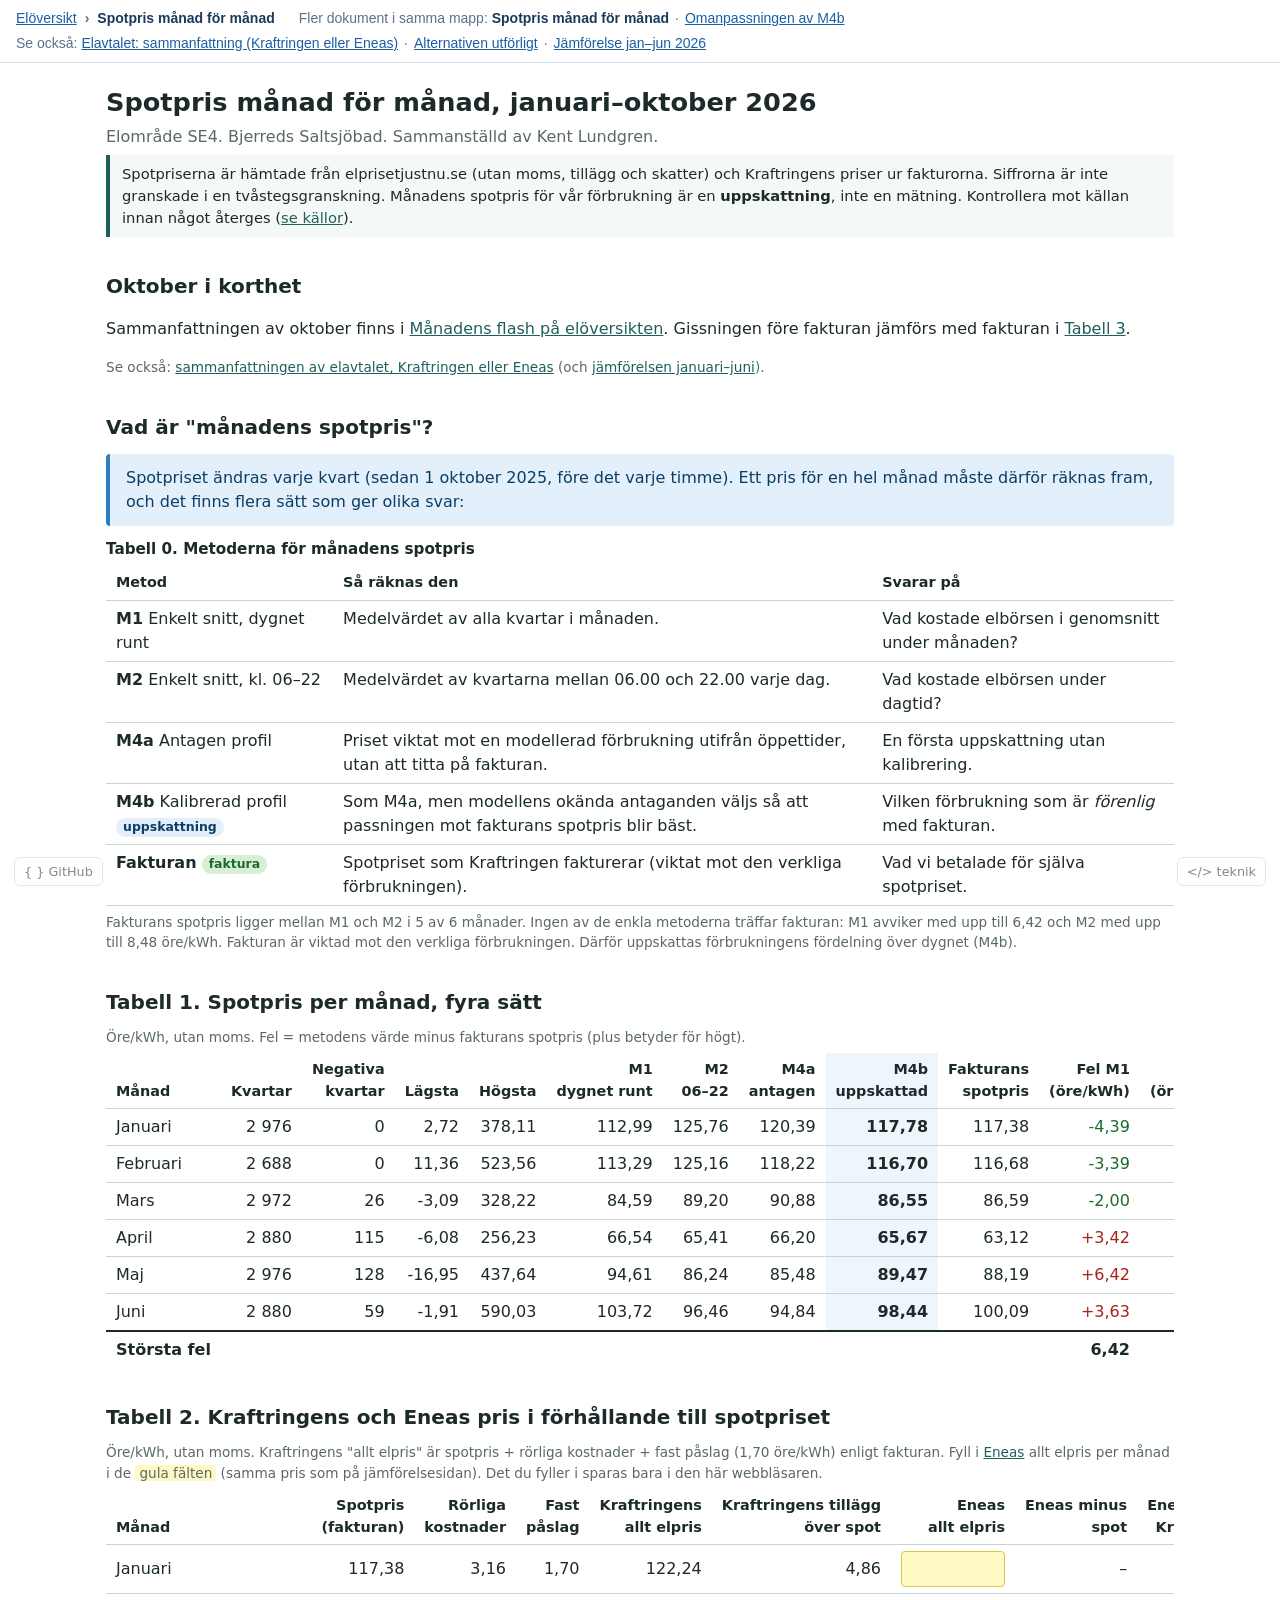
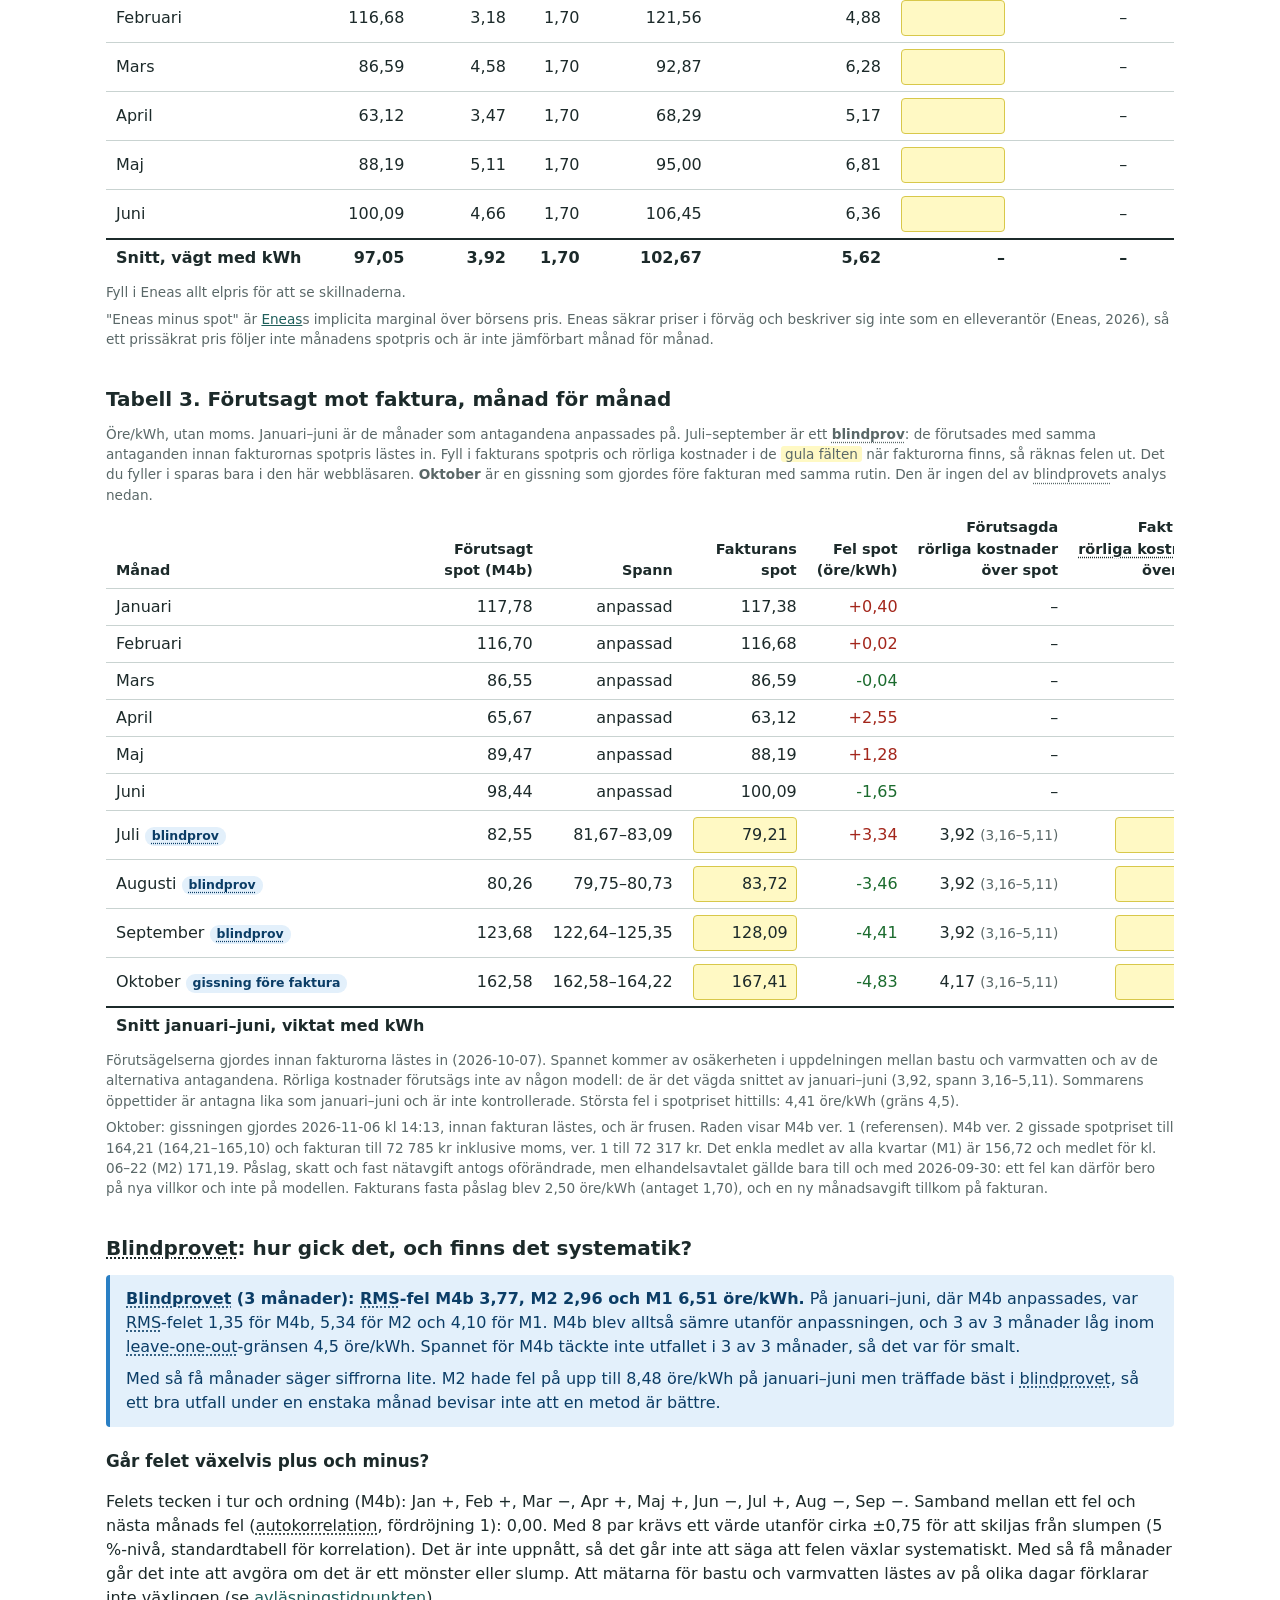
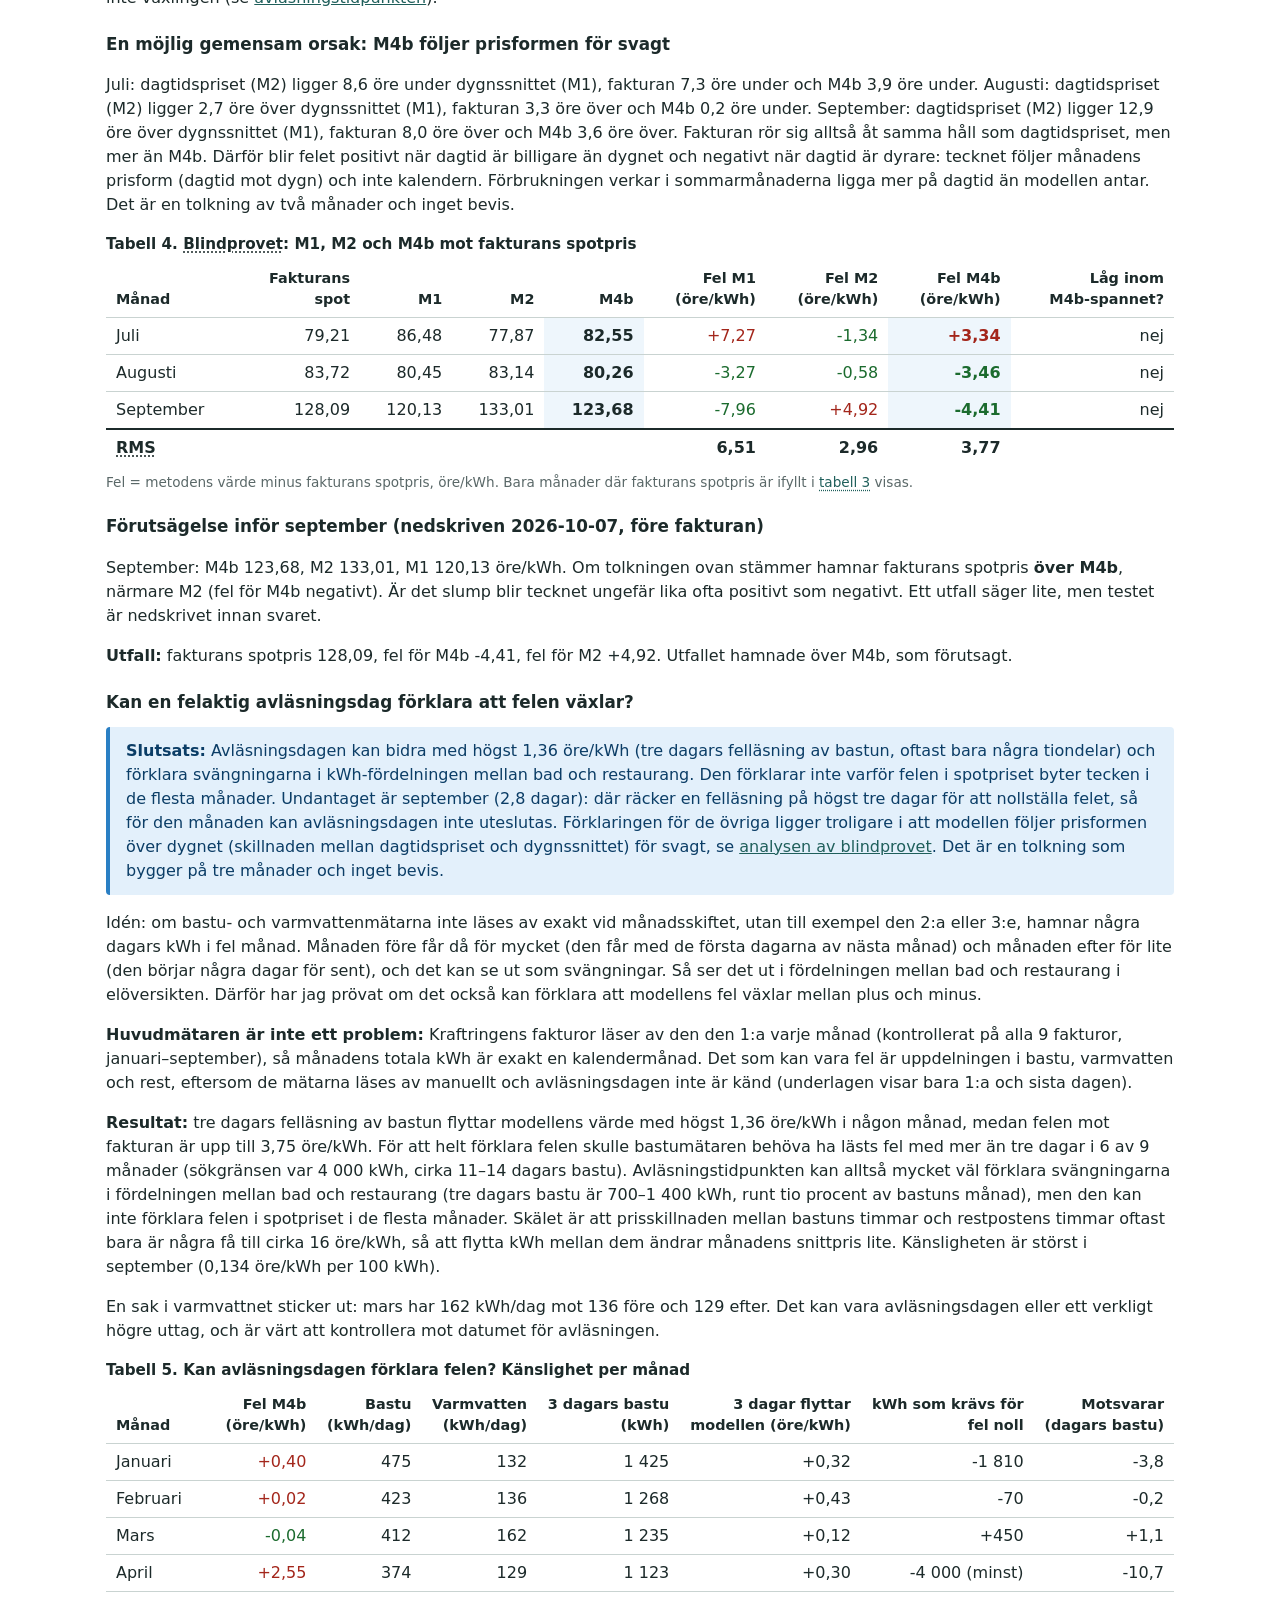
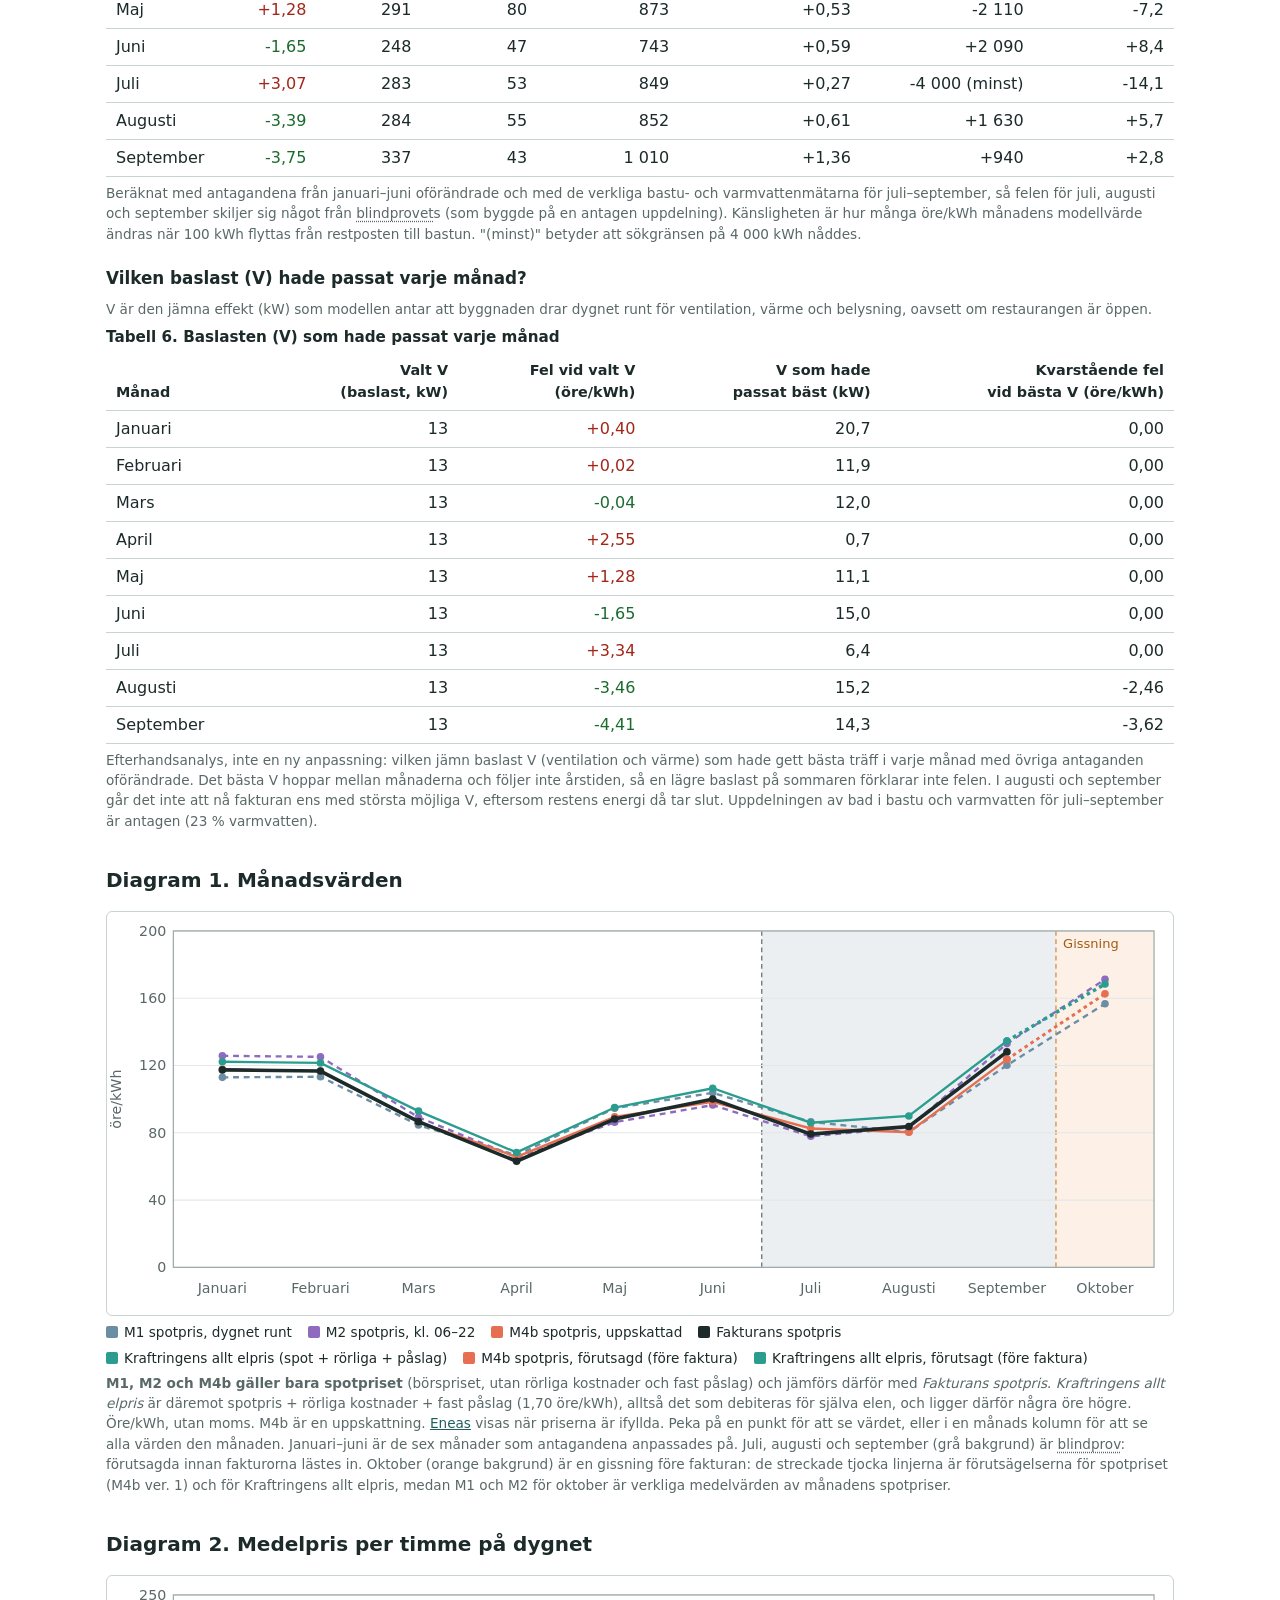
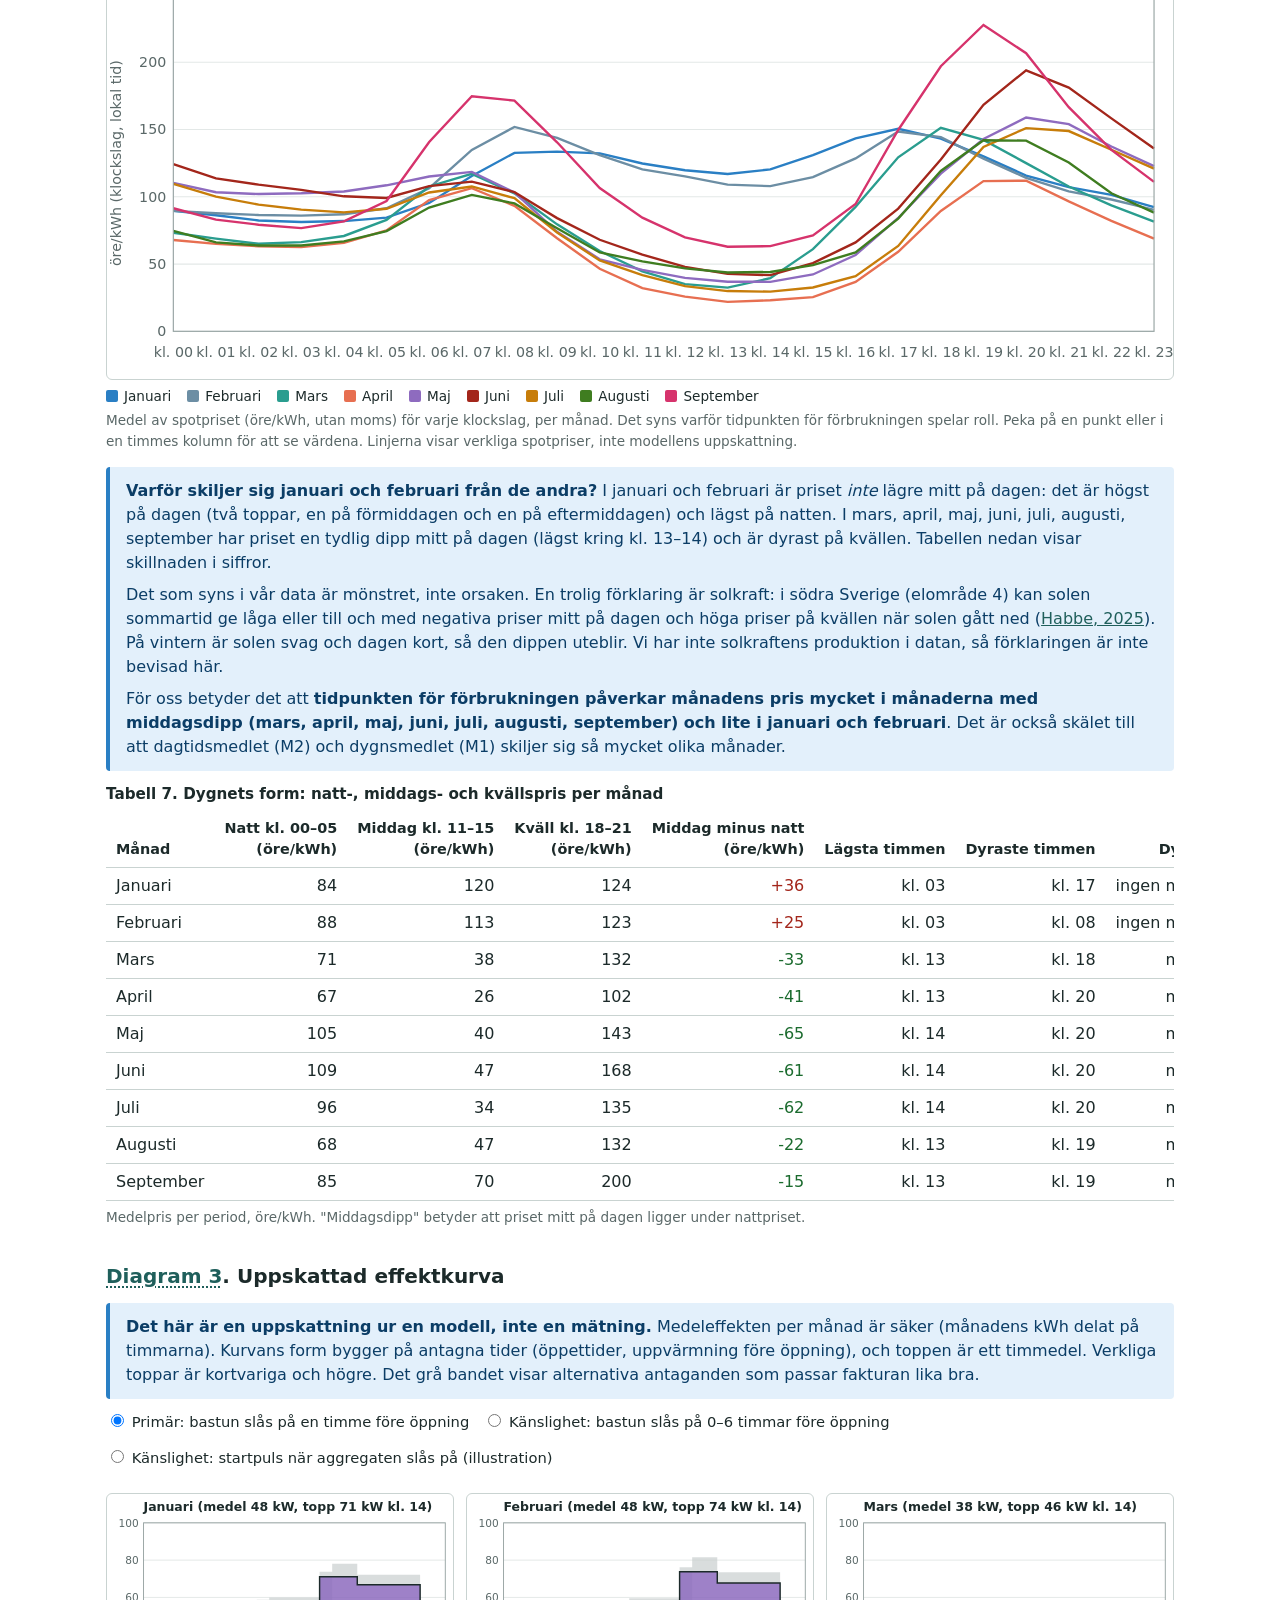
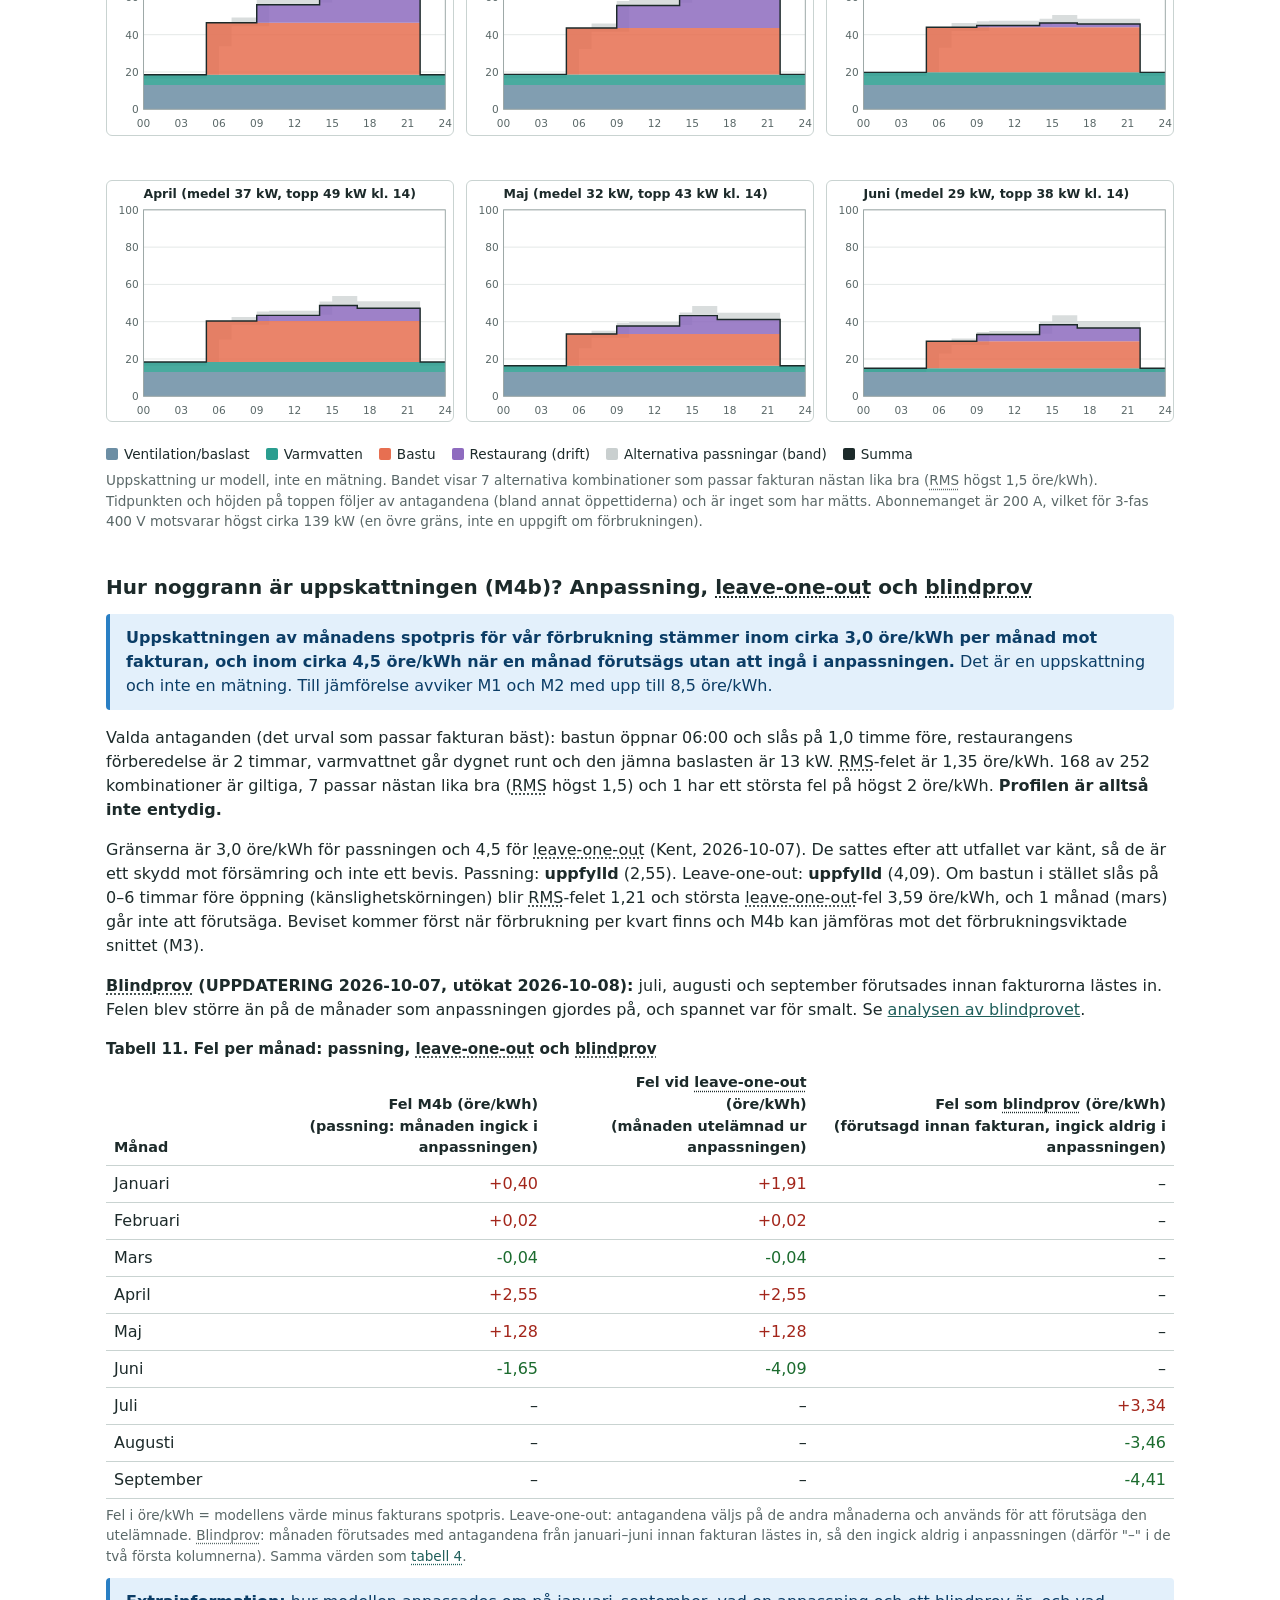
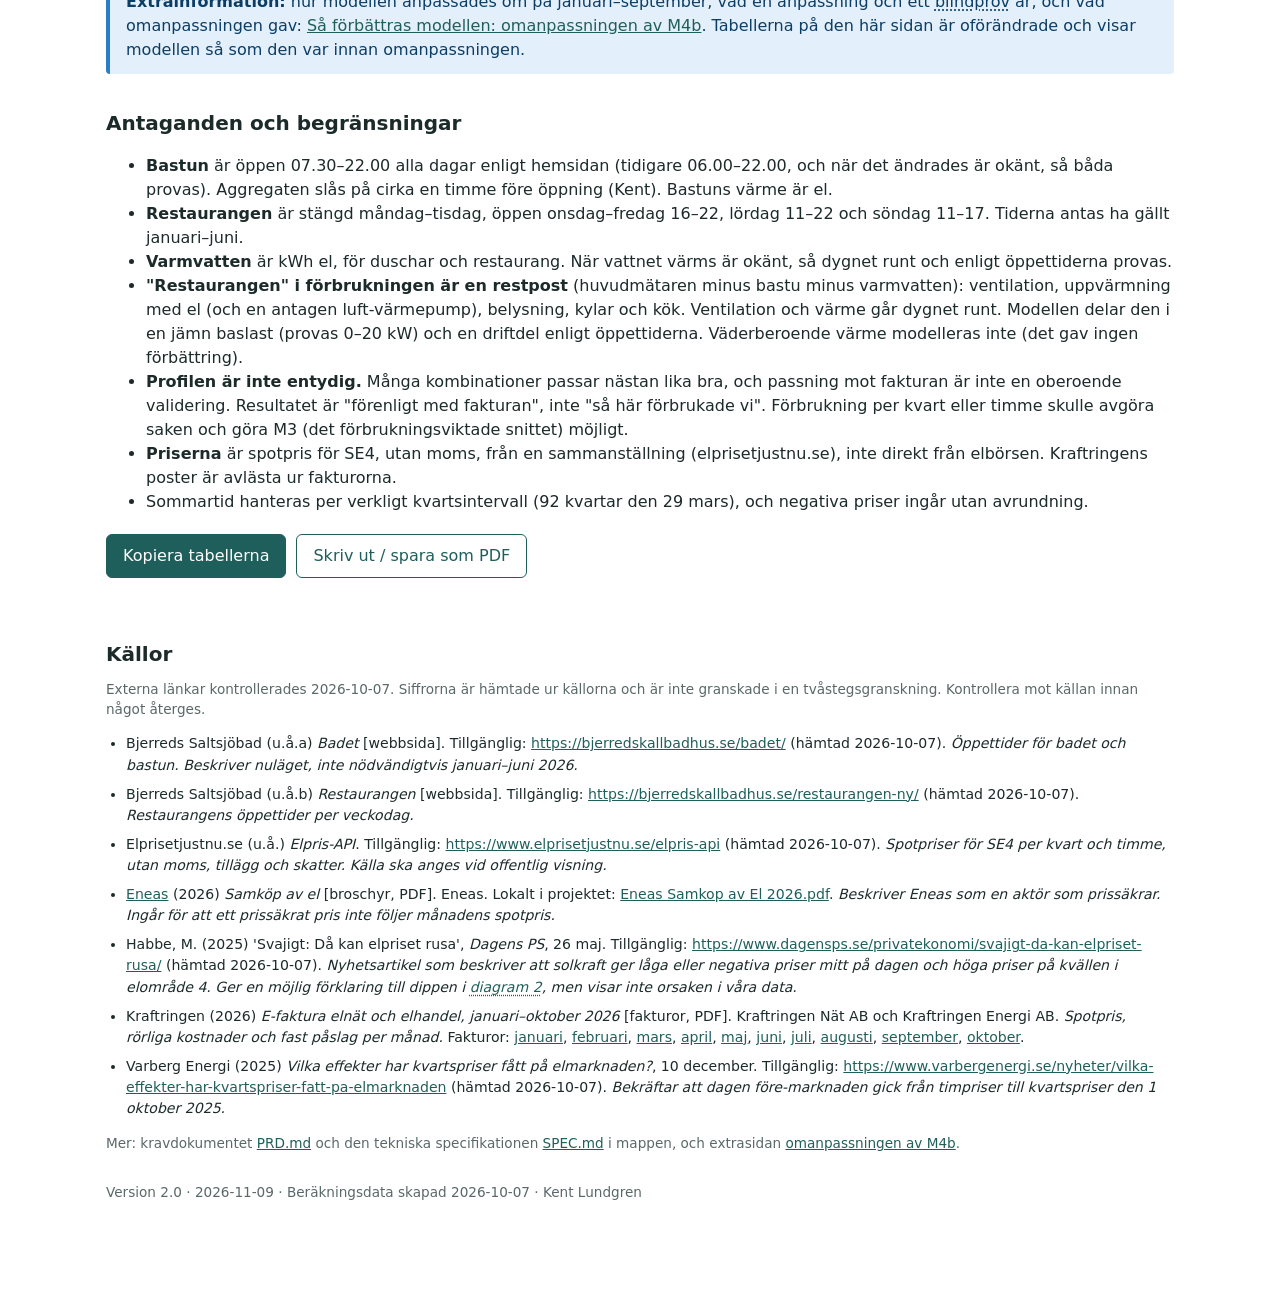
<file: Spotpris/spotpris.html>
<!DOCTYPE html>
<!--
  spotpris.html
  Spotpris månad för månad (elområde SE4), januari–oktober 2026, och jämförelse med Kraftringens och Eneas priser.
  Byggd enligt Spotpris/PRD.md (utkast 5) och Spotpris/SPEC.md (utkast 1). Siffrorna kommer från data/spotpris_data.js,
  som skapas av berakna_spotpris.py. Rena HTML/CSS/JS-filer, ingen server, inga bibliotek, fungerar öppnad från fil.

  UPPDATERING 2026-10-07: Första versionen (1.0).
  UPPDATERING 2026-10-08: Länk till omanpassning.html tillagd (avsnittet om noggrannhet och källavsnittet). Inget annat ändrat.
  UPPDATERING 2026-11-06: Oktober som egen rad i tabell 3 (data/gissningar_data.js), kolumnen "Fakturans totala påslag över spot" med summarad,
                          förklaring vid rubriken "rörliga kostnader över spot" och blänkaren "Oktober i korthet" överst.
  UPPDATERING 2026-11-09: rubriken januari–oktober 2026, och blänkaren ersatt av en länk till Månadens flash (index.html#flash). Version 1.9.
-->
<html lang="sv">
<head>
  <meta charset="utf-8">
  <meta name="viewport" content="width=device-width, initial-scale=1">
  <title>Spotpris månad för månad</title>
  <meta name="description" content="Spotpris för elområde SE4 månad för månad, januari–oktober 2026, jämfört med Kraftringens och Eneas priser.">
  <!-- Delningsbild och förhandsvisning (Open Graph och Twitter Card). Bilden byggs av bygg_og_bild_spotpris.py ur samma data som blänkaren. -->
  <meta property="og:type" content="website">
  <meta property="og:locale" content="sv_SE">
  <meta property="og:title" content="Elpriset: oktober mot september">
  <meta property="og:description" content="Förutsägelse för oktober: spotpris 162,58 öre/kWh och allt elpris 168,45 för elhandeln, mot 134,59 i september. Spotpris månad för månad i elområde SE4, för kallbadhuset i Bjärred.">
  <meta property="og:url" content="https://kentlundgren.github.io/Bjerred-el/Spotpris/spotpris.html">
  <meta property="og:image" content="https://kentlundgren.github.io/Bjerred-el/Spotpris/og-spotpris.jpg">
  <meta property="og:image:width" content="1200">
  <meta property="og:image:height" content="630">
  <meta property="og:image:alt" content="Två staplar för elpriset i öre per kWh: september (faktura) 134,59 och oktober (förutsagt) 168,45, uppdelat i spotpris och påslag. Skillnaden är 33,86 öre, 25 procent.">
  <meta name="twitter:card" content="summary_large_image">
  <meta name="twitter:title" content="Elpriset: oktober mot september">
  <meta name="twitter:description" content="Förutsägelse för oktober: allt elpris 168,45 öre/kWh mot 134,59 i september, för kallbadhuset i Bjärred.">
  <meta name="twitter:image" content="https://kentlundgren.github.io/Bjerred-el/Spotpris/og-spotpris.jpg">
  <link rel="stylesheet" href="spotpris.css">
<link rel="stylesheet" href="brodsmulor.css">
</head>
<body>
<!-- brodsmulor:start (genereras av brodsmulor.py från dokument.json: ändra dokument.json, inte här) -->
<nav class="brodsmulor" aria-label="Brödsmulor och dokument i samma mapp">
<ol><li><a href="../index.html">Elöversikt</a></li><li aria-current="page">Spotpris månad för månad</li></ol>
<p class="syskon">Fler dokument i samma mapp: <strong aria-current="page">Spotpris månad för månad</strong><span class="sep">·</span><a href="omanpassning.html">Omanpassningen av M4b</a></p>
<p class="syskon">Se också: <a href="../Eneas_Samkop_av_El/sammanfattning.html">Elavtalet: sammanfattning (Kraftringen eller Eneas)</a><span class="sep">·</span><a href="../Eneas_Samkop_av_El/alternativ.html">Alternativen utförligt</a><span class="sep">·</span><a href="../Eneas_Samkop_av_El/enea_jamforelse.html">Jämförelse jan–jun 2026</a></p>
</nav>
<!-- brodsmulor:slut -->

<main class="sida">

  <header>
    <h1 id="Start">Spotpris månad för månad, januari–oktober 2026</h1>
    <p class="undertitel">Elområde SE4. Bjerreds Saltsjöbad. Sammanställd av Kent Lundgren.</p>
    <p class="status">Spotpriserna är hämtade från elprisetjustnu.se (utan moms, tillägg och skatter) och Kraftringens priser ur fakturorna. Siffrorna är inte granskade
      i en tvåstegsgranskning. Månadens spotpris för vår förbrukning är en <strong>uppskattning</strong>, inte en mätning. Kontrollera mot källan innan något återges
      (<a href="#Kallor">se källor</a>).</p>
  </header>

  <!-- UPPDATERING 2026-11-09: blänkaren med förutsägelse och faktura ersatt av en länk till Månadens flash på elöversikten (renderBlanka() borttagen ur spotpris.js) -->
  <section aria-labelledby="Oktober" id="sektion-blanka">
    <h2 id="Oktober">Oktober i korthet <a class="ankare" href="#Oktober" aria-label="Länk till avsnittet">#</a></h2>
    <p>Sammanfattningen av oktober finns i <a href="../index.html#flash">Månadens flash på elöversikten</a>. Gissningen före fakturan jämförs med fakturan i <a href="#Tabell3">Tabell 3</a>.</p>
    <p class="liten">Se också: <a href="../Eneas_Samkop_av_El/sammanfattning.html">sammanfattningen av elavtalet, Kraftringen eller Eneas</a> (och <a href="../Eneas_Samkop_av_El/enea_jamforelse.html">jämförelsen januari–juni</a>).</p>
  </section>

  <!-- ===== Förklaring ===== -->
  <section aria-labelledby="Forklaring">
    <h2 id="Forklaring">Vad är "månadens spotpris"? <a class="ankare" href="#Forklaring" aria-label="Länk till avsnittet">#</a></h2>
    <div class="notis">
      <p>Spotpriset ändras varje kvart (sedan 1 oktober 2025, före det varje timme). Ett pris för en hel månad måste därför räknas fram, och det finns flera sätt som ger olika svar:</p>
    </div>
    <div class="tabell-wrap">
      <table class="text" id="tab-metoder">
        <caption id="Tabell0">Tabell 0. Metoderna för månadens spotpris</caption>
        <thead><tr><th>Metod</th><th>Så räknas den</th><th>Svarar på</th></tr></thead>
        <tbody>
          <tr><td><strong>M1</strong> Enkelt snitt, dygnet runt</td><td>Medelvärdet av alla kvartar i månaden.</td><td>Vad kostade elbörsen i genomsnitt under månaden?</td></tr>
          <tr><td><strong>M2</strong> Enkelt snitt, kl. 06–22</td><td>Medelvärdet av kvartarna mellan 06.00 och 22.00 varje dag.</td><td>Vad kostade elbörsen under dagtid?</td></tr>
          <tr><td><strong>M4a</strong> Antagen profil</td><td>Priset viktat mot en modellerad förbrukning utifrån öppettider, utan att titta på fakturan.</td><td>En första uppskattning utan kalibrering.</td></tr>
          <tr><td><strong>M4b</strong> Kalibrerad profil <span class="metod uppskattning">uppskattning</span></td><td>Som M4a, men modellens okända antaganden väljs så att passningen mot fakturans spotpris blir bäst.</td><td>Vilken förbrukning som är <em>förenlig</em> med fakturan.</td></tr>
          <tr><td><strong>Fakturan</strong> <span class="metod faktura">faktura</span></td><td>Spotpriset som Kraftringen fakturerar (viktat mot den verkliga förbrukningen).</td><td>Vad vi betalade för själva spotpriset.</td></tr>
        </tbody>
      </table>
    </div>
    <p id="forklaring-slutsats" class="liten"></p>
  </section>

  <!-- ===== Tabell 1 ===== -->
  <section aria-labelledby="Tabell1">
    <h2 id="Tabell1">Tabell 1. Spotpris per månad, fyra sätt <a class="ankare" href="#Tabell1" aria-label="Länk till avsnittet">#</a></h2>
    <p class="liten">Öre/kWh, utan moms. Fel = metodens värde minus fakturans spotpris (plus betyder för högt).</p>
    <div class="tabell-wrap">
      <table id="tab-1">
        <thead>
          <tr>
            <th>Månad</th>
            <th>Kvartar</th>
            <th>Negativa<br>kvartar</th>
            <th>Lägsta</th>
            <th>Högsta</th>
            <th>M1<br>dygnet runt</th>
            <th>M2<br>06–22</th>
            <th>M4a<br>antagen</th>
            <th class="m4b">M4b<br>uppskattad</th>
            <th>Fakturans<br>spotpris</th>
            <th>Fel M1<br>(öre/kWh)</th>
            <th>Fel M2<br>(öre/kWh)</th>
            <th class="m4b">Fel M4b<br>(öre/kWh)</th>
          </tr>
        </thead>
        <tbody></tbody>
        <tfoot></tfoot>
      </table>
    </div>
  </section>

  <!-- ===== Tabell 2 ===== -->
  <section aria-labelledby="Tabell2">
    <h2 id="Tabell2">Tabell 2. Kraftringens och Eneas pris i förhållande till spotpriset <a class="ankare" href="#Tabell2" aria-label="Länk till avsnittet">#</a></h2>
    <p class="liten">Öre/kWh, utan moms. Kraftringens "allt elpris" är spotpris + rörliga kostnader + fast påslag (1,70 öre/kWh) enligt fakturan.
      Fyll i <a href="https://www.eneas.se/portfoljforvaltning-el/" target="_blank" rel="noopener">Eneas</a> allt elpris per månad i de <span style="background:var(--gul);padding:0 4px;border-radius:3px">gula fälten</span>
      (samma pris som på jämförelsesidan). Det du fyller i sparas bara i den här webbläsaren.</p>
    <div class="tabell-wrap">
      <table id="tab-2">
        <thead>
          <tr>
            <th>Månad</th>
            <th>Spotpris<br>(fakturan)</th>
            <th>Rörliga<br>kostnader</th>
            <th>Fast<br>påslag</th>
            <th>Kraftringens<br>allt elpris</th>
            <th>Kraftringens tillägg<br>över spot</th>
            <th>Eneas<br>allt elpris</th>
            <th>Eneas minus<br>spot</th>
            <th>Eneas minus<br>Kraftringen</th>
          </tr>
        </thead>
        <tbody></tbody>
        <tfoot></tfoot>
      </table>
    </div>
    <p class="liten" id="tab-2-not"></p>
    <p class="liten">"Eneas minus spot" är <a href="https://www.eneas.se/portfoljforvaltning-el/" target="_blank" rel="noopener">Eneas</a>s implicita marginal över börsens pris. Eneas säkrar priser i förväg och beskriver sig inte som en elleverantör (Eneas, 2026),
      så ett prissäkrat pris följer inte månadens spotpris och är inte jämförbart månad för månad.</p>
  </section>

  <!-- UPPDATERING 2026-10-07: Tabell 3, blindprov juli–september (förutsagt mot fakturan) -->
  <section aria-labelledby="Tabell3" id="sektion-tabell3">
    <h2 id="Tabell3">Tabell 3. Förutsagt mot faktura, månad för månad <a class="ankare" href="#Tabell3" aria-label="Länk till avsnittet">#</a></h2>
    <p class="liten">Öre/kWh, utan moms. Januari–juni är de månader som antagandena anpassades på. Juli–september är ett <strong>blindprov</strong>:
      de förutsades med samma antaganden innan fakturornas spotpris lästes in. Fyll i fakturans spotpris och rörliga kostnader i de
      <span style="background:var(--gul);padding:0 4px;border-radius:3px">gula fälten</span> när fakturorna finns, så räknas felen ut.
      Det du fyller i sparas bara i den här webbläsaren. <strong>Oktober</strong> är en gissning som gjordes före fakturan med samma rutin. Den är ingen del av blindprovets analys nedan.</p>
    <div class="tabell-wrap">
      <table id="tab-3">
        <thead>
          <tr>
            <th>Månad</th>
            <th>Förutsagt<br>spot (M4b)</th>
            <th>Spann</th>
            <th>Fakturans<br>spot</th>
            <th>Fel spot<br>(öre/kWh)</th>
            <th>Förutsagda<br>rörliga kostnader<br>över spot</th>
            <th>Fakturans<br>rörliga kostnader</th>
            <th>Fakturans totala<br>påslag över spot</th>
            <th>Förutsagt<br>allt elpris</th>
            <th>Fakturans<br>allt elpris</th>
            <th>Fel allt elpris<br>(öre/kWh)</th>
          </tr>
        </thead>
        <tbody></tbody>
        <tfoot></tfoot>
      </table>
    </div>
    <p class="liten" id="tab-3-not"></p>
    <!-- UPPDATERING 2026-11-06: oktober 2026 är en gissning före fakturan (inte en del av blindprovet jul–sep) -->
    <p class="liten" id="tab-3-gissning-not"></p>
  </section>

  <!-- UPPDATERING 2026-10-07: Analys av blindprovet: finns det systematik i avvikelserna? -->
  <section aria-labelledby="Blindprov">
    <h2 id="Blindprov">Blindprovet: hur gick det, och finns det systematik? <a class="ankare" href="#Blindprov" aria-label="Länk till avsnittet">#</a></h2>
    <div id="blindprov-sammanfattning"></div>
    <div class="tabell-wrap">
      <table id="tab-blind">
        <caption id="Tabell4">Tabell 4. Blindprovet: M1, M2 och M4b mot fakturans spotpris</caption>
        <thead>
          <tr>
            <th>Månad</th><th>Fakturans<br>spot</th><th>M1</th><th>M2</th><th>M4b</th>
            <th>Fel M1<br>(öre/kWh)</th><th>Fel M2<br>(öre/kWh)</th><th>Fel M4b<br>(öre/kWh)</th><th>Låg inom<br>M4b-spannet?</th>
          </tr>
        </thead>
        <tbody></tbody>
        <tfoot></tfoot>
      </table>
    </div>
    <p class="liten">Fel = metodens värde minus fakturans spotpris, öre/kWh. Bara månader där fakturans spotpris är ifyllt i tabell 3 visas.</p>
    <div id="blindprov-analys"></div>
    <!-- UPPDATERING 2026-10-07: kan avläsningsdagen förklara att felen växlar mellan plus och minus? -->
    <h3 id="Avlasning">Kan en felaktig avläsningsdag förklara att felen växlar? <a class="ankare" href="#Avlasning" aria-label="Länk till avsnittet">#</a></h3>
    <div id="avlasning-text"></div>
    <div class="tabell-wrap">
      <table id="tab-avl">
        <caption id="Tabell5">Tabell 5. Kan avläsningsdagen förklara felen? Känslighet per månad</caption>
        <thead><tr><th>Månad</th><th>Fel M4b<br>(öre/kWh)</th><th>Bastu<br>(kWh/dag)</th><th>Varmvatten<br>(kWh/dag)</th><th>3 dagars bastu<br>(kWh)</th><th>3 dagar flyttar<br>modellen (öre/kWh)</th><th>kWh som krävs för<br>fel noll</th><th>Motsvarar<br>(dagars bastu)</th></tr></thead>
        <tbody></tbody>
      </table>
    </div>
    <p class="liten" id="avlasning-not"></p>

    <h3 id="Baslast">Vilken baslast (V) hade passat varje månad? <a class="ankare" href="#Baslast" aria-label="Länk till avsnittet">#</a></h3>
    <p class="liten">V är den jämna effekt (kW) som modellen antar att byggnaden drar dygnet runt för ventilation, värme och belysning, oavsett om restaurangen är öppen.</p>
    <div class="tabell-wrap">
      <table id="tab-v">
        <caption id="Tabell6">Tabell 6. Baslasten (V) som hade passat varje månad</caption>
        <thead><tr><th>Månad</th><th>Valt V<br>(baslast, kW)</th><th>Fel vid valt V<br>(öre/kWh)</th><th>V som hade<br>passat bäst (kW)</th><th>Kvarstående fel<br>vid bästa V (öre/kWh)</th></tr></thead>
        <tbody></tbody>
      </table>
    </div>
    <p class="liten" id="tab-v-not"></p>
  </section>

  <!-- ===== Diagram 1 ===== -->
  <section aria-labelledby="Diagram1">
    <h2 id="Diagram1">Diagram 1. Månadsvärden <a class="ankare" href="#Diagram1" aria-label="Länk till avsnittet">#</a></h2>
    <figure>
      <div id="diagram-manad"></div>
      <div class="tf" id="tf-manad"></div>
      <figcaption><strong>M1, M2 och M4b gäller bara spotpriset</strong> (börspriset, utan rörliga kostnader och fast påslag) och jämförs därför med <em>Fakturans spotpris</em>.
        <em>Kraftringens allt elpris</em> är däremot spotpris + rörliga kostnader + fast påslag (1,70 öre/kWh), alltså det som debiteras för själva elen, och ligger därför några öre högre.
        Öre/kWh, utan moms. M4b är en uppskattning. <a href="https://www.eneas.se/portfoljforvaltning-el/" target="_blank" rel="noopener">Eneas</a> visas när priserna är ifyllda. Peka på en punkt för att se värdet, eller i en månads kolumn för att se alla värden den månaden. Januari–juni är de sex månader som antagandena anpassades på. Juli, augusti och september (grå bakgrund) är blindprov: förutsagda innan fakturorna lästes in. Oktober (orange bakgrund) är en gissning före fakturan: de streckade tjocka linjerna är förutsägelserna för spotpriset (M4b ver. 1) och för Kraftringens allt elpris, medan M1 och M2 för oktober är verkliga medelvärden av månadens spotpriser.</figcaption>
    </figure>
  </section>

  <!-- ===== Diagram 2 ===== -->
  <section aria-labelledby="Diagram2">
    <h2 id="Diagram2">Diagram 2. Medelpris per timme på dygnet <a class="ankare" href="#Diagram2" aria-label="Länk till avsnittet">#</a></h2>
    <figure>
      <div id="diagram-timme"></div>
      <div class="tf" id="tf-timme"></div>
      <figcaption>Medel av spotpriset (öre/kWh, utan moms) för varje klockslag, per månad. Det syns varför tidpunkten för förbrukningen spelar roll.
        Peka på en punkt eller i en timmes kolumn för att se värdena. Linjerna visar verkliga spotpriser, inte modellens uppskattning.</figcaption>
    </figure>
    <div id="profil-forklaring"></div>
    <div class="tabell-wrap">
      <table id="tab-profil">
        <caption id="Tabell7">Tabell 7. Dygnets form: natt-, middags- och kvällspris per månad</caption>
        <thead>
          <tr><th>Månad</th><th>Natt kl. 00–05<br>(öre/kWh)</th><th>Middag kl. 11–15<br>(öre/kWh)</th><th>Kväll kl. 18–21<br>(öre/kWh)</th><th>Middag minus natt<br>(öre/kWh)</th><th>Lägsta timmen</th><th>Dyraste timmen</th><th>Dygnets form</th></tr>
        </thead>
        <tbody></tbody>
      </table>
    </div>
    <p class="liten">Medelpris per period, öre/kWh. "Middagsdipp" betyder att priset mitt på dagen ligger under nattpriset.</p>
  </section>

  <!-- ===== Effektkurva ===== -->
  <section aria-labelledby="Effektkurva">
    <h2 id="Effektkurva"><span id="Diagram3">Diagram 3. Uppskattad effektkurva</span> <a class="ankare" href="#Effektkurva" aria-label="Länk till avsnittet">#</a></h2>
    <div class="notis">
      <p><strong>Det här är en uppskattning ur en modell, inte en mätning.</strong> Medeleffekten per månad är säker (månadens kWh delat på timmarna). Kurvans form bygger på antagna tider
      (öppettider, uppvärmning före öppning), och toppen är ett timmedel. Verkliga toppar är kortvariga och högre. Det grå bandet visar alternativa antaganden som passar fakturan lika bra.</p>
    </div>
    <div class="val" role="radiogroup" aria-label="Vilken körning som visas">
      <label><input type="radio" name="effekt-val" value="primar" checked> Primär: bastun slås på en timme före öppning</label>
      <label><input type="radio" name="effekt-val" value="kanslighet"> Känslighet: bastun slås på 0–6 timmar före öppning</label>
      <label><input type="radio" name="effekt-val" value="puls" id="val-puls"> Känslighet: startpuls när aggregaten slås på (illustration)</label>
    </div>
    <div class="effektrutor" id="effekt-rutor"></div>
    <div class="tf" id="tf-effekt"></div>
    <p class="liten" id="effekt-not"></p>
    <div id="puls-forklaring"></div>
    <div class="tabell-wrap">
      <table id="tab-puls" hidden>
        <caption id="Tabell10">Tabell 10. Startpuls, övriga antaganden fixa</caption>
        <thead><tr><th>Startpuls i<br>första timmen</th><th>RMS-fel jan–jun<br>(öre/kWh)</th><th>Största fel jan–jun<br>(öre/kWh)</th><th>Fel juli<br>(öre/kWh)</th><th>Fel augusti<br>(öre/kWh)</th><th>Fel september<br>(öre/kWh)</th></tr></thead>
        <tbody></tbody>
      </table>
    </div>
  </section>

  <!-- ===== Noggrannhet ===== -->
  <section aria-labelledby="Noggrannhet">
    <h2 id="Noggrannhet">Hur noggrann är uppskattningen (M4b)? Anpassning, leave-one-out och blindprov <a class="ankare" href="#Noggrannhet" aria-label="Länk till avsnittet">#</a></h2>
    <div id="noggrannhet-text"></div>
    <div class="tabell-wrap">
      <table id="tab-noggrannhet">
        <!-- UPPDATERING 2026-10-08: juli–september tillagda som rader och en tredje kolumn för blindprov -->
        <caption id="Tabell11">Tabell 11. Fel per månad: passning, leave-one-out och blindprov</caption>
        <thead>
          <tr><th>Månad</th><th>Fel M4b (öre/kWh)<br>(passning: månaden ingick i anpassningen)</th><th>Fel vid leave-one-out (öre/kWh)<br>(månaden utelämnad ur anpassningen)</th><th>Fel som blindprov (öre/kWh)<br>(förutsagd innan fakturan, ingick aldrig i anpassningen)</th></tr>
        </thead>
        <tbody></tbody>
      </table>
    </div>
    <p class="liten" id="noggrannhet-not"></p>
    <!-- UPPDATERING 2026-10-08: länk till extrasidan om omanpassningen av M4b -->
    <div class="notis">
      <p><strong>Extrainformation:</strong> hur modellen anpassades om på januari–september, vad en anpassning och ett blindprov är, och vad omanpassningen gav:
        <a href="omanpassning.html">Så förbättras modellen: omanpassningen av M4b</a>. Tabellerna på den här sidan är oförändrade och visar modellen så som den var innan omanpassningen.</p>
    </div>
  </section>

  <!-- ===== Antaganden ===== -->
  <section aria-labelledby="Antaganden">
    <h2 id="Antaganden">Antaganden och begränsningar <a class="ankare" href="#Antaganden" aria-label="Länk till avsnittet">#</a></h2>
    <ul id="antaganden-lista">
      <li><strong>Bastun</strong> är öppen 07.30–22.00 alla dagar enligt hemsidan (tidigare 06.00–22.00, och när det ändrades är okänt, så båda provas). Aggregaten slås på cirka en timme före öppning (Kent).
        Bastuns värme är el.</li>
      <li><strong>Restaurangen</strong> är stängd måndag–tisdag, öppen onsdag–fredag 16–22, lördag 11–22 och söndag 11–17. Tiderna antas ha gällt januari–juni.</li>
      <li><strong>Varmvatten</strong> är kWh el, för duschar och restaurang. När vattnet värms är okänt, så dygnet runt och enligt öppettiderna provas.</li>
      <li><strong>"Restaurangen" i förbrukningen är en restpost</strong> (huvudmätaren minus bastu minus varmvatten): ventilation, uppvärmning med el (och en antagen luft-värmepump), belysning, kylar och kök.
        Ventilation och värme går dygnet runt. Modellen delar den i en jämn baslast (provas 0–20 kW) och en driftdel enligt öppettiderna. Väderberoende värme modelleras inte (det gav ingen förbättring).</li>
      <li><strong>Profilen är inte entydig.</strong> Många kombinationer passar nästan lika bra, och passning mot fakturan är inte en oberoende validering. Resultatet är "förenligt med fakturan", inte "så här förbrukade vi".
        Förbrukning per kvart eller timme skulle avgöra saken och göra M3 (det förbrukningsviktade snittet) möjligt.</li>
      <li><strong>Priserna</strong> är spotpris för SE4, utan moms, från en sammanställning (elprisetjustnu.se), inte direkt från elbörsen. Kraftringens poster är avlästa ur fakturorna.</li>
      <li>Sommartid hanteras per verkligt kvartsintervall (92 kvartar den 29 mars), och negativa priser ingår utan avrundning.</li>
    </ul>
  </section>

  <!-- ===== Knappar ===== -->
  <div class="knappar">
    <button type="button" id="btn-kopiera" class="knapp primar">Kopiera tabellerna</button>
    <button type="button" id="btn-skriv" class="knapp">Skriv ut / spara som PDF</button>
  </div>
  <p id="meddelande" class="meddelande" role="status" aria-live="polite"></p>

  <!-- ===== Källor ===== -->
  <section aria-labelledby="Kallor">
    <h2 id="Kallor">Källor <a class="ankare" href="#Kallor" aria-label="Länk till avsnittet">#</a></h2>
    <p class="liten">Externa länkar kontrollerades 2026-10-07. Siffrorna är hämtade ur källorna och är inte granskade i en tvåstegsgranskning. Kontrollera mot källan innan något återges.</p>
    <ul class="kallor">
      <li id="ref-bjerred-badet">Bjerreds Saltsjöbad (u.å.a) <em>Badet</em> [webbsida]. Tillgänglig:
        <a href="https://bjerredskallbadhus.se/badet/" target="_blank" rel="noopener">https://bjerredskallbadhus.se/badet/</a> (hämtad 2026-10-07).
        <em>Öppettider för badet och bastun. Beskriver nuläget, inte nödvändigtvis januari–juni 2026.</em></li>
      <li id="ref-bjerred-restaurangen">Bjerreds Saltsjöbad (u.å.b) <em>Restaurangen</em> [webbsida]. Tillgänglig:
        <a href="https://bjerredskallbadhus.se/restaurangen-ny/" target="_blank" rel="noopener">https://bjerredskallbadhus.se/restaurangen-ny/</a> (hämtad 2026-10-07).
        <em>Restaurangens öppettider per veckodag.</em></li>
      <li id="ref-elpris">Elprisetjustnu.se (u.å.) <em>Elpris-API</em>. Tillgänglig:
        <a href="https://www.elprisetjustnu.se/elpris-api" target="_blank" rel="noopener">https://www.elprisetjustnu.se/elpris-api</a> (hämtad 2026-10-07).
        <em>Spotpriser för SE4 per kvart och timme, utan moms, tillägg och skatter. Källa ska anges vid offentlig visning.</em></li>
      <li id="ref-eneas"><a href="https://www.eneas.se/portfoljforvaltning-el/" target="_blank" rel="noopener">Eneas</a> (2026) <em>Samköp av el</em> [broschyr, PDF]. Eneas. Lokalt i projektet:
        <a href="../Eneas_Samkop_av_El/Eneas%20Samkop%20av%20El%202026.pdf" target="_blank" rel="noopener">Eneas Samkop av El 2026.pdf</a>.
        <em>Beskriver Eneas som en aktör som prissäkrar. Ingår för att ett prissäkrat pris inte följer månadens spotpris.</em></li>
      <li id="ref-habbe">Habbe, M. (2025) 'Svajigt: Då kan elpriset rusa', <em>Dagens PS</em>, 26 maj. Tillgänglig:
        <a href="https://www.dagensps.se/privatekonomi/svajigt-da-kan-elpriset-rusa/" target="_blank" rel="noopener">https://www.dagensps.se/privatekonomi/svajigt-da-kan-elpriset-rusa/</a> (hämtad 2026-10-07).
        <em>Nyhetsartikel som beskriver att solkraft ger låga eller negativa priser mitt på dagen och höga priser på kvällen i elområde 4. Ger en möjlig förklaring till dippen i diagram 2, men visar inte orsaken i våra data.</em></li>
      <li id="ref-kraftringen">Kraftringen (2026) <em>E-faktura elnät och elhandel, januari–oktober 2026</em> [fakturor, PDF]. Kraftringen Nät AB och Kraftringen Energi AB.
        <em>Spotpris, rörliga kostnader och fast påslag per månad.</em> Fakturor:
        <a href="../Kraftringen/Fakturor/202601_Kraftringen_Januari-20265_3082197306.pdf" target="_blank" rel="noopener">januari</a>,
        <a href="../Kraftringen/Fakturor/202602_Kraftringen_Februari_2026_3098735503.pdf" target="_blank" rel="noopener">februari</a>,
        <a href="../Kraftringen/Fakturor/202603_Kraftringen_Mars_2026_3112109404.pdf" target="_blank" rel="noopener">mars</a>,
        <a href="../Kraftringen/Fakturor/202604_Kraftfringen_April_3126369101.pdf" target="_blank" rel="noopener">april</a>,
        <a href="../Kraftringen/Fakturor/202605_Kraftringen_Maj_2026_3141677009.pdf" target="_blank" rel="noopener">maj</a>,
        <a href="../Kraftringen/Fakturor/202606_Kraftringen_Juni_2026_3154522605.pdf" target="_blank" rel="noopener">juni</a>,
        <!-- UPPDATERING 2026-10-08: fakturorna för juli–september (blindprovets facit i tabell 3) -->
        <a href="../Kraftringen/Fakturor/202607_Kraftringen_Juli_2026_3165925102.pdf" target="_blank" rel="noopener">juli</a>,
        <a href="../Kraftringen/Fakturor/202608_Kraftringen_Aug_2026_3185333204.pdf" target="_blank" rel="noopener">augusti</a>,
        <a href="../Kraftringen/Fakturor/202609_Kraftringen_Sept_2026_3199122106.pdf" target="_blank" rel="noopener">september</a>,
        <!-- UPPDATERING 2026-11-09: oktoberfakturan (gissningen i tabell 3 gjordes före den) -->
        <a href="../Kraftringen/Fakturor/202610_Kraftringen_Oktober_2026_3219468000.pdf" target="_blank" rel="noopener">oktober</a>.</li>
      <li id="ref-varberg">Varberg Energi (2025) <em>Vilka effekter har kvartspriser fått på elmarknaden?</em>, 10 december. Tillgänglig:
        <a href="https://www.varbergenergi.se/nyheter/vilka-effekter-har-kvartspriser-fatt-pa-elmarknaden" target="_blank" rel="noopener">https://www.varbergenergi.se/nyheter/vilka-effekter-har-kvartspriser-fatt-pa-elmarknaden</a> (hämtad 2026-10-07).
        <em>Bekräftar att dagen före-marknaden gick från timpriser till kvartspriser den 1 oktober 2025.</em></li>
    </ul>
    <p class="liten">Mer: kravdokumentet <a href="PRD.md">PRD.md</a> och den tekniska specifikationen <a href="SPEC.md">SPEC.md</a> i mappen, och extrasidan <a href="omanpassning.html">omanpassningen av M4b</a>.</p>
  </section>

  <footer class="fot">
    <p>Version <span id="version"></span> · <span id="versionsdatum"></span> · Beräkningsdata skapad <span id="datadatum"></span> · Kent Lundgren</p>
  </footer>
</main>

<!-- Hörn: GitHub (vänster) och teknik (höger) -->
<a class="corner corner-left" href="https://github.com/kentlundgren/Bjerred-el/tree/main/Spotpris" target="_blank" rel="noopener">{ } GitHub</a>
<button type="button" class="corner corner-right" id="techBtn" aria-label="Tekniköversikt">&lt;/&gt; teknik</button>

<div class="modal-overlay" id="techOverlay">
  <div class="modal" role="dialog" aria-modal="true" aria-labelledby="techTitel">
    <button type="button" class="modal-stang" id="techClose" aria-label="Stäng">&times;</button>
    <h2 id="techTitel">Hur den här sidan är byggd</h2>
    <p>Rena filer, inga externa tjänster, och siffrorna räknas av ett skript innan sidan öppnas.</p>

    <h3>Tekniken</h3>
    <div class="tech-grid">
      <div class="tech-card">
        <h4>Ren HTML, CSS och JavaScript</h4>
        <p>Inga ramverk, inga bibliotek och ingen byggprocess. Diagrammen ritas som SVG av egen kod.</p>
      </div>
      <div class="tech-card">
        <h4>Siffrorna räknas av ett Python-skript</h4>
        <p><code>berakna_spotpris.py</code> läser spotpriser och Kraftringens poster, räknar M1–M4b och effektkurvan och skriver <code>data/spotpris_data.js</code>, som sidan laddar. Sidan räknar inte själv, bortsett från skillnaderna i tabell 2.</p>
      </div>
      <div class="tech-card">
        <h4>Fungerar från fil och utan nätverk</h4>
        <p>Data ligger i en skriptfil och inte i en JSON-fil som hämtas, eftersom webbläsare blockerar hämtning av filer när en sida öppnas direkt från disk.</p>
      </div>
      <div class="tech-card">
        <h4>Inmatningen sparas bara hos dig</h4>
        <p><a href="https://www.eneas.se/portfoljforvaltning-el/" target="_blank" rel="noopener">Eneas</a> pris sparas i den egna webbläsaren (localStorage) och skickas ingenstans. Fält som är tomma hämtas från jämförelsesidans inmatning om den finns i samma webbläsare.</p>
      </div>
    </div>

    <h3>Metoden</h3>
    <div class="tech-grid">
      <div class="tech-card">
        <h4>Krav och specifikation först</h4>
        <p>Sidan följer <code>PRD.md</code> och <code>SPEC.md</code>. Fem förstudier gjordes innan bygget och visade att varken enkla snitt eller antagna öppettider träffar fakturans spotpris.</p>
      </div>
      <div class="tech-card">
        <h4>Testat men inte granskat</h4>
        <p>Skriptet har 17 tester med referensvärden ur förstudierna, och de går igenom. Resultaten är inte granskade i en tvåstegsgranskning, och sidan säger det.</p>
      </div>
    </div>

    <!-- UPPDATERING 2026-10-07: Tvåstegsgranskningen skjuts upp och beskrivs här som en möjlighet, med en promt att ta fram senare -->
    <h3>Möjlighet senare: tvåstegsgranskning</h3>
    <p>Sidan är inte tvåstegsgranskad. Granskningen är uppskjuten, och det är inte säkert att den behövs: siffrorna är en uppskattning
      som redan har tester mot förstudierna, och sidan säger öppet att den inte är granskad. Den behövs om siffrorna ska skickas vidare
      eller läggas till grund för ett beslut, till exempel ett byte av elhandlare.</p>
    <p>Så här kan du be om den, i en ny session (så att granskaren inte ärver mina tidigare slutsatser):</p>
    <pre>Granska Spotpris/ i två steg. Ändra ingenting i filerna, rapportera bara.

Steg 1, egenkontroll: kör test_spotpris.py. Räkna om M1, M2 och M4b för januari-juni
ur data/spot_SE4_*.json och data/kraftringen.json utan att använda berakna_spotpris.py,
och jämför med tabell 1 i spotpris.html. Kontrollera varje fakturapost i kraftringen.json mot
Kraftringen/Fakturor/*.pdf. Kontrollera att texten på sidan stämmer med siffrorna.

Steg 2, oberoende granskning: läs bara SPEC.md och indatafilerna. Bygg modellen själv
och jämför resultatet med m4b_resultat.json. Pröva om kriterierna 3,0 och 4,5 öre/kWh
verkligen uppfylls, och om påståendena om noggrannhet är försiktigt nog formulerade.

Rapportera avvikelser med fil, värde och förväntat värde. Skriv det som inte kunde
kontrolleras som "inte kontrollerat".</pre>

    <h3>Blindprov: juli, augusti och september</h3>
    <p><code>forutsag_spotpris.py</code> förutsäger fakturans spotpris för juli–september med de antaganden som valdes på januari–juni.
      Resultatet ligger i <code>data/forutsagelse_jul_sep.json</code>. Jämför med fakturorna när de är lästa.</p>
  </div>
</div>

<script src="data/spotpris_data.js"></script>
<script src="data/forutsagelse_data.js"></script>
<script src="data/gissningar_data.js"></script>
<script src="data/startpuls_data.js"></script>
<script src="data/avlasning_data.js"></script>
<script src="spotpris.js"></script>
</body>
</html>
</file>
<file: Elpris_nov_2026/elpris_nov.css>
/*
  elpris_nov.css
  Styling för Elpris_nov_2026/index.html. Egen, fristående stilmall.
  Gult (#FFF9C4) används inte här: sidan har inga inmatningsfält. Blått används för noteringar, rött för november (högt pris).

  UPPDATERING 2026-11-10: Första versionen (1.0).
*/

:root {
  color-scheme: light;
  --bg: #ffffff;
  --text: #1c2a2a;
  --dampad: #5a6868;
  --kant: #c9d3d1;
  --ruta: #f4f8f7;
  --bla: #2a7fc4;
  --rod: #d9392b;
  --notis-bg: #e3f0fb;
  --notis-kant: #2a7fc4;
  --notis-text: #0b3d66;
  --marginal: 16px;
}

* { box-sizing: border-box; }

body {
  margin: 0; background: var(--bg); color: var(--text);
  font-family: "Segoe UI", system-ui, -apple-system, Arial, sans-serif; line-height: 1.55;
}

main { max-width: 900px; margin: 0 auto; padding: 18px var(--marginal) 90px; }

a { color: #0b5a9a; }
h1 { font-size: 2rem; line-height: 1.2; margin: 6px 0 6px; }
h2 { font-size: 1.35rem; margin: 34px 0 8px; line-height: 1.3; }
h3 { font-size: 1.1rem; }
.under { margin: 0 0 14px; color: var(--dampad); }
.liten { font-size: .86rem; color: var(--dampad); }

.ankare { font-size: .8em; text-decoration: none; opacity: 0; margin-left: 6px; }
h2:hover .ankare, h2:focus-within .ankare, .ankare:focus { opacity: .7; }

.notis { background: var(--notis-bg); border-left: 4px solid var(--notis-kant); color: var(--notis-text); padding: 10px 14px; border-radius: 4px; margin: 10px 0 0; }
.notis p { margin: 0; }

/* Nyckeltal */
.kort-rad { display: grid; grid-template-columns: repeat(3, 1fr); gap: 12px; margin: 12px 0 14px; }
@media (max-width: 640px) { .kort-rad { grid-template-columns: 1fr; } }
.kort { background: var(--ruta); border: 1px solid var(--kant); border-radius: 8px; padding: 10px 16px 12px; }
.kort-rubrik { margin: 2px 0 0; font-size: .9rem; color: var(--dampad); font-weight: 600; }
.stortal { margin: 0; font-size: 2.4rem; font-weight: 700; line-height: 1.15; }
.stortal.rod { color: var(--rod); }
.stortal.bla { color: var(--bla); }
.enhet { margin: 0; font-size: .86rem; color: var(--dampad); }

.punkter { padding-left: 20px; }
.punkter li { margin: 8px 0; }

/* Diagram */
.diagram { margin: 10px 0; }
.diagram svg { width: 100%; height: auto; display: block; }
.diagram text { font-family: inherit; }
.diagram .stapel { cursor: default; }
.diagram .stapel:hover, .diagram .stapel:focus { opacity: .8; outline: none; }

/* Tabeller */
.tabell-wrap { overflow-x: auto; margin: 8px 0; }
table { border-collapse: collapse; width: 100%; font-size: .92rem; }
th, td { border-bottom: 1px solid var(--kant); padding: 6px 10px; text-align: right; white-space: nowrap; }
th:first-child, td:first-child { text-align: left; white-space: normal; }
thead th { background: var(--ruta); font-weight: 600; vertical-align: bottom; }
tfoot td { font-weight: 600; background: var(--ruta); }
tr.summa td { font-weight: 600; background: var(--ruta); }
tr.scenario td { background: #fdeceb; }
td.upp { color: #a3261b; font-weight: 600; }

/* Förklaringar vid hovring, fokus och tryck */
abbr.ord { text-decoration: underline dotted; cursor: help; position: relative; }
abbr.ord::after {
  content: attr(data-forklaring);
  position: absolute; left: 0; bottom: 125%; width: 290px; max-width: 80vw;
  background: #1f2d3c; color: #fff; padding: 9px 12px; border-radius: 6px; font-size: .84rem; line-height: 1.4; font-weight: 400;
  opacity: 0; visibility: hidden; z-index: 50; text-align: left; white-space: normal; pointer-events: none;
}
abbr.ord:hover::after, abbr.ord:focus::after { opacity: 1; visibility: visible; }

.kallor li { margin: 10px 0; }

/* Hörnparet */
.corner {
  position: fixed; bottom: 14px; font-family: "Courier New", Courier, monospace; font-size: .78rem; color: var(--dampad);
  background: var(--bg); border: 1px solid var(--kant); border-radius: 999px; padding: .3rem .7rem; text-decoration: none; cursor: pointer;
  opacity: .55; transition: opacity .2s ease, color .2s ease; z-index: 10;
}
.corner:hover, .corner:focus-visible { opacity: 1; color: #0b5a9a; }
.corner-left { left: 14px; }
.corner-right { right: 14px; }

.modal-overlay { display: none; position: fixed; inset: 0; background: rgba(22, 25, 43, .55); align-items: center; justify-content: center; z-index: 20; padding: 1rem; }
.modal-overlay.show { display: flex; }
.modal { position: relative; background: var(--bg); border-radius: 16px; max-width: 640px; width: 100%; max-height: 85vh; overflow-y: auto; padding: 2rem; }
.modal h2 { margin: 0 0 .5rem; font-size: 1.4rem; }
.modal > p { color: var(--dampad); font-size: .92rem; margin: 0 0 1.2rem; }
.modal-close { position: absolute; top: 1rem; right: 1rem; background: none; border: 0; font-size: 1.6rem; line-height: 1; cursor: pointer; color: var(--dampad); }
.tech-section-title { font-size: 1rem; text-transform: none; margin: 1.2rem 0 .5rem; color: var(--notis-text); }
.tech-grid { display: grid; grid-template-columns: 1fr 1fr; gap: 10px; }
@media (max-width: 560px) { .tech-grid { grid-template-columns: 1fr; } .modal { padding: 1.4rem; } }
.tech-card { background: var(--ruta); border: 1px solid var(--kant); border-radius: 8px; padding: 10px 12px; }
.tech-card h3 { margin: 0 0 4px; font-size: .95rem; }
.tech-card p { margin: 0; font-size: .86rem; }

@media print { .corner, .modal-overlay { display: none !important; } }
</file>
<file: Elpris_nov_2026_kort/elpris_nov_kort.css>
/*
  elpris_nov_kort.css
  Styling för Elpris_nov_2026_kort/index.html (kort, animerad version). Egen, fristående stilmall.
  Gult används inte (inga inmatningsfält). Rött markerar november/rekord, blått övriga månader.

  UPPDATERING 2026-11-10: Första versionen (1.0).
*/

:root {
  color-scheme: light;
  --bg: #ffffff;
  --text: #1c2a2a;
  --dampad: #5a6868;
  --kant: #c9d3d1;
  --ruta: #f4f8f7;
  --bla: #2a7fc4;
  --bla-mork: #14507f;
  --rod: #d9392b;
  --notis-bg: #e3f0fb;
  --notis-kant: #2a7fc4;
  --notis-text: #0b3d66;
}

* { box-sizing: border-box; }
body { margin: 0; background: var(--bg); color: var(--text); font-family: "Segoe UI", system-ui, -apple-system, Arial, sans-serif; line-height: 1.5; }
main { max-width: 960px; margin: 0 auto; padding: 16px 16px 80px; }
h1 { font-size: 1.8rem; line-height: 1.2; margin: 6px 0 4px; }
.under { margin: 0 0 10px; color: var(--dampad); }
.liten { font-size: .82rem; color: var(--dampad); }
.dold { position: absolute; width: 1px; height: 1px; overflow: hidden; clip: rect(0 0 0 0); white-space: nowrap; }
a { color: #0b5a9a; }
.notis { background: var(--notis-bg); border-left: 4px solid var(--notis-kant); color: var(--notis-text); padding: 10px 14px; border-radius: 4px; }

/* Scenen */
.scen-ram { position: relative; border: 1px solid var(--kant); border-radius: 10px; background: var(--ruta); overflow: hidden; padding: 6px 4px 0; }
.diagram svg { width: 100%; height: auto; display: block; }
.diagram text { font-family: inherit; }

.flash { position: absolute; inset: 0; pointer-events: none; opacity: 0;
  background: radial-gradient(circle at 92% 45%, rgba(217, 57, 43, .65), rgba(217, 57, 43, .18) 45%, transparent 70%); }
.flash.kor { animation: blixt 1100ms ease-out; }
@keyframes blixt { 0% { opacity: 0; } 12% { opacity: 1; } 100% { opacity: 0; } }

.scen-ram.skakar { animation: skak 520ms linear; }
@keyframes skak {
  0%, 100% { transform: translate(0, 0); }
  10% { transform: translate(-7px, 3px); } 20% { transform: translate(6px, -4px); } 30% { transform: translate(-6px, 2px); }
  40% { transform: translate(5px, 3px); } 50% { transform: translate(-4px, -2px); } 60% { transform: translate(3px, 2px); }
  75% { transform: translate(-2px, 1px); } 90% { transform: translate(1px, 0); }
}

/* Stapeldelar */
.stapel { transform-box: fill-box; transform-origin: 50% 100%; transform: scaleY(0); transition: transform 460ms cubic-bezier(.2, .8, .3, 1); }
.stapel.visas { transform: scaleY(1); }
.stapel.aktiv { fill: var(--bla-mork) !important; }
.stapel.nov { fill: var(--rod); }
.stapel.nov.visas { transition: transform 760ms cubic-bezier(.15, 1.45, .3, 1); filter: drop-shadow(0 0 10px rgba(217, 57, 43, .85)); }
.varde { opacity: 0; transition: opacity 260ms ease; }
.varde.visas { opacity: 1; }
.manad-namn { fill: var(--text); }
.pekare { transition: transform 360ms cubic-bezier(.3, .7, .3, 1), opacity 240ms ease; opacity: 0; }
.pekare.visas { opacity: 1; }
.rekordlinje { opacity: 0; transition: opacity 500ms ease; }
.rekordlinje.visas { opacity: 1; }
.rekordlinje line { stroke-dasharray: 7 5; }
.nov-ledtext { opacity: 0; transition: opacity 300ms ease; }
.nov-ledtext.visas { opacity: 1; }
.pulsar.visas { animation: pulsera 560ms ease-in-out 3; }
@keyframes pulsera { 0%, 100% { opacity: .25; } 50% { opacity: 1; } }

/* Stort tal */
.stortal { position: absolute; left: 6%; top: 8%; opacity: 0; transform: scale(.6); transform-origin: left top; transition: opacity 300ms ease, transform 500ms cubic-bezier(.2, 1.4, .4, 1); pointer-events: none; }
.stortal.visas { opacity: 1; transform: scale(1); }
.stortal-tal { display: block; font-size: clamp(2.6rem, 11vw, 6rem); font-weight: 800; line-height: 1; color: var(--rod); text-shadow: 0 2px 0 rgba(255, 255, 255, .9); }
.stortal-enhet { display: block; font-size: clamp(.9rem, 2.6vw, 1.3rem); color: var(--text); font-weight: 600; }

.rubrik-dyn { min-height: 2.6em; font-size: 1.2rem; font-weight: 600; text-align: center; margin: 10px 0 6px; }
.rubrik-dyn.stor { color: var(--rod); font-size: 1.45rem; }

.knappar { display: flex; flex-wrap: wrap; gap: 10px; justify-content: center; align-items: center; margin: 8px 0 14px; }
button { font: inherit; cursor: pointer; border: 1px solid var(--kant); background: #fff; color: var(--text); padding: .5rem .9rem; border-radius: 8px; }
button:hover, button:focus-visible { border-color: var(--bla); color: var(--bla-mork); }
.lank-stor { display: inline-block; background: var(--bla-mork); color: #fff; padding: .55rem 1.1rem; border-radius: 8px; text-decoration: none; font-weight: 600; }
.lank-stor:hover, .lank-stor:focus-visible { background: #0d3b60; }

/* Förklaring vid hovring, fokus och tryck */
abbr.ord { text-decoration: underline dotted; cursor: help; position: relative; }
abbr.ord::after { content: attr(data-forklaring); position: absolute; left: 0; top: 125%; width: 270px; max-width: 80vw; background: #1f2d3c; color: #fff; padding: 9px 12px; border-radius: 6px; font-size: .84rem; line-height: 1.4; font-weight: 400;
  opacity: 0; visibility: hidden; z-index: 50; text-align: left; white-space: normal; pointer-events: none; }
abbr.ord:hover::after, abbr.ord:focus::after { opacity: 1; visibility: visible; }

/* Hörnparet */
.corner { position: fixed; bottom: 14px; font-family: "Courier New", Courier, monospace; font-size: .78rem; color: var(--dampad); background: var(--bg); border: 1px solid var(--kant); border-radius: 999px; padding: .3rem .7rem; text-decoration: none; cursor: pointer; opacity: .55; transition: opacity .2s ease, color .2s ease; z-index: 10; }
.corner:hover, .corner:focus-visible { opacity: 1; color: #0b5a9a; }
.corner-left { left: 14px; }
.corner-right { right: 14px; }
.modal-overlay { display: none; position: fixed; inset: 0; background: rgba(22, 25, 43, .55); align-items: center; justify-content: center; z-index: 20; padding: 1rem; }
.modal-overlay.show { display: flex; }
.modal { position: relative; background: var(--bg); border-radius: 16px; max-width: 640px; width: 100%; max-height: 85vh; overflow-y: auto; padding: 2rem; }
.modal h2 { margin: 0 0 .5rem; font-size: 1.4rem; }
.modal > p { color: var(--dampad); font-size: .92rem; margin: 0 0 1.2rem; }
.modal-close { position: absolute; top: 1rem; right: 1rem; background: none; border: 0; font-size: 1.6rem; line-height: 1; cursor: pointer; color: var(--dampad); padding: 0; }
.tech-section-title { font-size: 1rem; margin: 1.2rem 0 .5rem; color: var(--notis-text); }
.tech-grid { display: grid; grid-template-columns: 1fr 1fr; gap: 10px; }
@media (max-width: 560px) { .tech-grid { grid-template-columns: 1fr; } .modal { padding: 1.4rem; } }
.tech-card { background: var(--ruta); border: 1px solid var(--kant); border-radius: 8px; padding: 10px 12px; }
.tech-card h3 { margin: 0 0 4px; font-size: .95rem; }
.tech-card p { margin: 0; font-size: .86rem; }

@media (prefers-reduced-motion: reduce) {
  .stapel, .stapel.nov.visas, .varde, .pekare, .rekordlinje, .stortal, .nov-ledtext { transition: none; }
  .flash.kor, .scen-ram.skakar, .pulsar.visas { animation: none; }
}
@media print { .corner, .modal-overlay, .knappar { display: none !important; } }
</file>
<file: Eneas_Samkop_av_El/alternativ.css>
/*
  alternativ.css
  Styling för alternativ.html (sammanställning av alternativen Kraftringen eller Eneas).

  UPPDATERING 2026-11-06: Första versionen (1.0). Bygger på färger och hörnmönster i enea_jamforelse.css.
*/

/* ---------- Färger och mått som variabler ---------- */
:root {
  color-scheme: light;
  --bg: #ffffff;
  --text: #1c2a2a;
  --text-dampad: #5a6868;
  --accent: #1f5f5b;
  --kant: #c9d3d1;
  --ruta: #f4f8f7;
  --varning-bg: #fdeede;      /* orange: varning (gult är reserverat för inmatning) */
  --varning-kant: #d9822b;
  --varning-text: #6b3a07;
  --marginal: 16px;
}

* { box-sizing: border-box; }

body {
  margin: 0; background: var(--bg); color: var(--text);
  font-family: system-ui, -apple-system, "Segoe UI", Roboto, Arial, sans-serif; line-height: 1.5;
}

.sida { max-width: 1000px; margin: 0 auto; padding: 24px var(--marginal) 80px; }

h1 { font-size: 1.6rem; margin: 0 0 6px; line-height: 1.25; }
h2 { font-size: 1.2rem; margin: 30px 0 10px; }
h3 { font-size: 1.05rem; margin: 18px 0 8px; }
.undertitel { margin: 0 0 6px; color: var(--text-dampad); }
.status { margin: 0 0 8px; padding: 8px 12px; border-left: 4px solid var(--accent); background: var(--ruta); font-size: .92rem; }
a { color: var(--accent); }
.liten { font-size: .85rem; color: var(--text-dampad); margin: 6px 0; }

/* ---------- Djuplänksankare (#) vid rubriker ---------- */
.ankare { margin-left: 6px; text-decoration: none; opacity: 0; font-weight: 400; }
h2:hover .ankare, h2:focus-within .ankare, h3:hover .ankare, h3:focus-within .ankare, .ankare:focus { opacity: .7; }

/* ---------- Rutor ---------- */
.notis { background: #e3f0fb; border-left: 4px solid #2a7fc4; color: #0b3d66; border-radius: 4px; padding: 2px 14px; margin: 12px 0; }
.varning { background: var(--varning-bg); border-left: 4px solid var(--varning-kant); color: var(--varning-text); border-radius: 4px; padding: 2px 14px; margin: 12px 0; }

/* ---------- De två alternativen: två kort bredvid varandra ---------- */
.alternativ { display: grid; grid-template-columns: 1fr 1fr; gap: 14px; margin: 12px 0; }
@media (max-width: 720px) { .alternativ { grid-template-columns: 1fr; } }
.kort { background: var(--ruta); border: 1px solid var(--kant); border-radius: 8px; padding: 4px 16px 12px; }
.kort h3 { margin-top: 12px; }
.kort ul { padding-left: 20px; margin: 6px 0; }

/* ---------- Figur (diagram som bild) ---------- */
.figur { margin: 8px 0; }
.figur img { display: block; width: 100%; height: auto; border: 1px solid var(--kant); border-radius: 8px; }
.figur figcaption { font-size: .85rem; color: var(--text-dampad); margin-top: 6px; }

/* ---------- Tabeller ---------- */
caption { text-align: left; font-weight: 400; padding: 0 0 8px; caption-side: top; }
@media (max-width: 720px) { table.rt caption { display: block; width: auto; } }
table.rt { border-collapse: collapse; width: 100%; font-size: .92rem; }
table.rt th, table.rt td { padding: 8px 10px; text-align: left; vertical-align: top; border-bottom: 1px solid var(--kant); }
table.rt thead th { background: var(--ruta); border-bottom: 2px solid var(--text); font-size: .9rem; }
table.rt tbody th { font-weight: 700; width: 17%; }
table.rt td.stor { min-width: 14em; }
.status-oppen { color: var(--varning-text); font-weight: 700; }

/* Smal skärm: varje rad blir ett kort, kolumnrubriken står ovanför varje värde (data-label sätts i alternativ.js) */
@media (max-width: 720px) {
  table.rt, table.rt thead, table.rt tbody, table.rt tr, table.rt th, table.rt td { display: block; width: auto; }
  table.rt thead { position: absolute; left: -9999px; }
  table.rt tr { border: 1px solid var(--kant); border-radius: 8px; margin-bottom: 12px; overflow: hidden; }
  table.rt tbody th { width: auto; background: var(--ruta); border-bottom: 1px solid var(--kant); }
  table.rt td { border-bottom: 0; padding: 4px 10px 8px; }
  table.rt td::before { content: attr(data-label); display: block; font-size: .78rem; font-weight: 700; color: var(--text-dampad); }
}

/* ---------- Förklaring vid hovring, fokus och tryck ---------- */
.term { border-bottom: 1px dotted var(--accent); cursor: help; }
.term:focus { outline: 2px solid var(--accent); outline-offset: 1px; }
.term-text {
  display: none; position: fixed; z-index: 40;
  width: min(320px, calc(100vw - 16px)); padding: 9px 12px;
  background: #fff; color: var(--text); border: 1px solid var(--accent); border-radius: 6px;
  box-shadow: 0 4px 14px rgba(0,0,0,.15);
  font-weight: 400; font-size: .85rem; line-height: 1.45; text-align: left; font-style: normal;
}

/* ---------- Källor och sidfot ---------- */
.kallor { padding-left: 20px; font-size: .88rem; }
.kallor li { margin-bottom: 8px; }
.fot { margin-top: 28px; font-size: .85rem; color: var(--text-dampad); }

/* ---------- Växla mellan sammanfattning och utförlig beskrivning ---------- */
.vaxla { display: inline-flex; margin: 8px 0 10px; border: 1px solid var(--accent); border-radius: 6px; overflow: hidden; }
.vaxla a { padding: 6px 16px; text-decoration: none; color: var(--accent); background: #fff; font-size: .92rem; }
.vaxla a + a { border-left: 1px solid var(--accent); }
.vaxla a[aria-current="page"] { background: var(--accent); color: #fff; font-weight: 600; }
.vaxla a:focus-visible { outline: 3px solid var(--accent); outline-offset: 2px; }

/* ---------- Knapp (länk) ---------- */
.knapp { display: inline-block; padding: 9px 16px; border-radius: 6px; border: 1px solid var(--accent); background: var(--accent); color: #fff; text-decoration: none; }
.knapp:hover, .knapp:focus { filter: brightness(1.1); }

/* ---------- Hörn: GitHub och teknik ---------- */
.corner {
  position: fixed; bottom: 14px; z-index: 20;
  font: inherit; font-size: .8rem; color: var(--text); text-decoration: none;
  background: rgba(255,255,255,.85); border: 1px solid var(--kant); border-radius: 6px;
  padding: 4px 9px; opacity: .55; cursor: pointer;
}
.corner:hover, .corner:focus { opacity: 1; }
.corner-left { left: 14px; }
.corner-right { right: 14px; }

/* ---------- Modal ---------- */
.modal-overlay {
  display: none; position: fixed; inset: 0; z-index: 50;
  background: rgba(0,0,0,.5); align-items: center; justify-content: center; padding: var(--marginal);
}
.modal-overlay.show { display: flex; }
.modal { position: relative; background: #fff; border-radius: 10px; max-width: 640px; width: 100%; max-height: 85vh; overflow-y: auto; padding: 20px 22px; }
.modal h2 { margin-top: 0; }
.modal-stang { position: absolute; top: 8px; right: 12px; border: 0; background: none; font-size: 1.6rem; line-height: 1; cursor: pointer; color: var(--text-dampad); }
.tech-grid { display: grid; grid-template-columns: 1fr 1fr; gap: 10px; }
@media (max-width: 560px) { .tech-grid { grid-template-columns: 1fr; } }
.tech-card { background: var(--ruta); border: 1px solid var(--kant); border-radius: 8px; padding: 10px 12px; }
.tech-card h4 { margin: 0 0 4px; font-size: .95rem; }
.tech-card p { margin: 0; font-size: .85rem; }

/* ---------- Utskrift: A4 liggande ---------- */
@page { size: A4 landscape; margin: 12mm; }
@media print {
  .corner, .vaxla, .modal-overlay, .ankare, .term-text { display: none !important; }
  .sida { max-width: none; padding: 0; }
  table.rt { font-size: 9.5pt; }
  table.rt tr { break-inside: avoid; }
}
</file>
<file: Eneas_Samkop_av_El/brodsmulor.css>
/* Brödsmulor och korsreferenser mellan dokument i en mapp. Mall för brodsmulor.py (kent-bygg-sidor, regel 17).
   Kopieras till mappen som brodsmulor.css och länkas från varje dokument. Gult (#FFF9C4) används inte. */

.brodsmulor {
  display: flex; flex-wrap: wrap; align-items: baseline; gap: 4px 24px;
  padding: 8px 16px;
  background: #ffffff;
  border-bottom: 1px solid #d3e0ec;
  font-family: "Segoe UI", Helvetica, Arial, sans-serif;
  font-size: 14px; line-height: 1.5; color: #17283b;
}
.brodsmulor ol { list-style: none; margin: 0; padding: 0; display: flex; flex-wrap: wrap; gap: 0 8px; }
.brodsmulor li + li::before { content: "\203A"; margin-right: 8px; color: #5a738c; }
.brodsmulor a { color: #185fa5; }
.brodsmulor a:focus-visible { outline: 3px solid #185fa5; outline-offset: 2px; }
.brodsmulor [aria-current="page"] { font-weight: 600; color: #1a3a5c; }
.brodsmulor .syskon { margin: 0; color: #5a738c; }
.brodsmulor .syskon .sep { margin: 0 6px; }

@media print {
  .brodsmulor { display: none; }
}
</file>
<file: Eneas_Samkop_av_El/enea_jamforelse.css>
/*
  enea_jamforelse.css
  Styling för enea_jamforelse.html.

  UPPDATERING 2026-10-06: Första versionen (1.0).
*/

/* ---------- Färger och mått som variabler ---------- */
:root {
  color-scheme: light;
  --bg: #ffffff;
  --text: #1c2a2a;
  --text-dampad: #5a6868;
  --accent: #1f5f5b;
  --kant: #c9d3d1;
  --lasta: #eceff1;          /* grå bakgrund för låsta fält/värden */
  --gul: #FFF9C4;            /* projektets regel: gul bakgrund på alla inmatningsfält */
  --gul-kant: #d8c84a;
  --billigare: #1b6b2e;      /* minustecken: billigare med Eneas */
  --dyrare: #a3261b;         /* plustecken: dyrare med Eneas */
  --ruta: #f4f8f7;
  --marginal: 16px;          /* sidmarginal även i mobil */
}

* { box-sizing: border-box; }

body {
  margin: 0;
  background: var(--bg);
  color: var(--text);
  font-family: system-ui, -apple-system, "Segoe UI", Roboto, Arial, sans-serif;
  line-height: 1.5;
}

.sida {
  max-width: 1000px;
  margin: 0 auto;
  padding: 24px var(--marginal) 80px;   /* UPPDATERING 2026-11-06: mindre topp, brödsmulorna ligger överst */
}

h1 { font-size: 1.6rem; margin: 0 0 6px; line-height: 1.25; }
h2 { font-size: 1.2rem; margin: 28px 0 10px; }
h3 { font-size: 1.05rem; margin: 18px 0 8px; }
.undertitel { margin: 0 0 6px; color: var(--text-dampad); }
.status {
  margin: 0 0 8px; padding: 8px 12px;
  border-left: 4px solid var(--accent); background: var(--ruta); font-size: .92rem;
}
a { color: var(--accent); }

/* ---------- Djuplänksankare (#) vid rubriker ---------- */
.ankare {
  margin-left: 6px; text-decoration: none; opacity: 0; font-weight: 400;
}
/* UPPDATERING 2026-10-08: ankaret visas också vid h3 (rubriken för juli–september i tabell 1) */
h2:hover .ankare, h2:focus-within .ankare, h3:hover .ankare, h3:focus-within .ankare, .ankare:focus { opacity: .7; }

/* ---------- Rutor ---------- */
.ruta {
  background: var(--ruta); border: 1px solid var(--kant);
  border-radius: 8px; padding: 4px 16px 12px; margin-top: 20px;
}
.gulmarkering { background: var(--gul); padding: 0 4px; border-radius: 3px; }
.liten { font-size: .85rem; color: var(--text-dampad); margin: 6px 0; }

/* ---------- Tabeller ---------- */
.tabell-wrap { overflow-x: auto; }   /* tabellen kan rulla i sin ruta på små skärmar, aldrig hela sidan */
table { border-collapse: collapse; width: 100%; min-width: 560px; font-variant-numeric: tabular-nums; }
th, td { padding: 6px 10px; text-align: right; border-bottom: 1px solid var(--kant); white-space: nowrap; }
th { font-weight: 700; vertical-align: bottom; font-size: .9rem; }
th:first-child, td:first-child { text-align: left; }
tfoot td { font-weight: 700; border-top: 2px solid var(--text); border-bottom: none; }
/* UPPDATERING 2026-10-08: tabell 1 (jan–jun) och dess fortsättning (jul–sep) får samma kolumnbredder,
   så att kolumnerna ligger rakt under varandra. */
#tab-idag, #tab-idag-jul-sep { table-layout: fixed; }
#tab-idag th:first-child, #tab-idag-jul-sep th:first-child { width: 17%; }
#tab-idag th:not(:first-child), #tab-idag-jul-sep th:not(:first-child) { width: 13.8%; }
td.last { background: var(--lasta); }
/* Kraftringens pris i tabell 1 markeras när Eneas pris för samma månad är ifyllt */
td.markerad { font-weight: 700; background: #d9efd5; }
td.pos { color: var(--dyrare); }
td.neg { color: var(--billigare); }

/* ---------- Inmatningsfält: gul bakgrund ---------- */
input.gul, select.gul, textarea.gul {
  background: var(--gul); border: 1px solid var(--gul-kant); border-radius: 4px;
  padding: 6px 8px; font: inherit; color: var(--text);
}
input.gul:focus, select.gul:focus, textarea.gul:focus { outline: 2px solid var(--accent); outline-offset: 1px; }
input.gul.ogiltig { border-color: var(--dyrare); outline: 2px solid var(--dyrare); }
td input.gul { width: 6.5em; text-align: right; }
input.smal { width: 8em; }
textarea.gul { width: 100%; resize: vertical; }

.fält-rad { display: flex; flex-direction: column; gap: 4px; margin: 10px 0; }
.fält-rad label { font-size: .92rem; }
.fält-par { display: grid; grid-template-columns: 1fr 1fr; gap: 12px; }
@media (max-width: 560px) { .fält-par { grid-template-columns: 1fr; } }

/* ---------- Förklaring (details) ---------- */
.forklaring { margin-top: 8px; font-size: .92rem; }
.forklaring summary { cursor: pointer; color: var(--accent); }

/* ---------- Knappar ---------- */
.knappar { display: flex; flex-wrap: wrap; gap: 10px; margin: 24px 0 6px; }
.knapp {
  font: inherit; padding: 9px 16px; border-radius: 6px; cursor: pointer;
  border: 1px solid var(--accent); background: #fff; color: var(--accent);
}
.knapp.primar { background: var(--accent); color: #fff; }
.knapp:hover { filter: brightness(.95); }
.meddelande { min-height: 1.4em; margin: 4px 0; font-size: .92rem; color: var(--accent); }

/* ---------- Källor och sidfot ---------- */
.kallor { padding-left: 20px; font-size: .88rem; }
.kallor li { margin-bottom: 8px; }
.fot { margin-top: 28px; font-size: .85rem; color: var(--text-dampad); }

/* Ordet "Kraftringen" i rubriken: dubbelklick visar/döljer tabell 1. Texten ska inte markeras
   vid dubbelklick, så att inget avslöjar att det händer något. */
#kraftringen-ord { -webkit-user-select: none; user-select: none; }

/* ---------- Rubrik med förklaring vid hovring ("Allt elpris ⓘ") ----------
   Egen tooltip i stället för title-attribut: syns direkt, kan formateras och fungerar med tangentbord
   (fokus) och tryck på mobil. Texten ligger i ett span.tipp-text i själva rubriken. */
th.tipp { position: relative; cursor: help; }
th.tipp .info { color: var(--accent); font-size: .85em; }
th.tipp:hover, th.tipp:focus { outline: none; background: #eef6f5; }
th.tipp .tipp-text {
  display: none; position: absolute; top: 100%; right: 0; z-index: 15;
  width: min(340px, 78vw); box-sizing: border-box; padding: 9px 12px;
  background: #fff; color: var(--text); border: 1px solid var(--accent); border-radius: 6px;
  box-shadow: 0 4px 14px rgba(0,0,0,.15);
  font-weight: 400; font-size: .85rem; line-height: 1.45; text-align: left; white-space: normal;
}
th.tipp:hover .tipp-text, th.tipp:focus .tipp-text, th.tipp:focus-within .tipp-text { display: block; }

/* Ruta med den viktigaste upplysningen (blå, inte gul: gult är reserverat för inmatning) */
.notis { background: #e3f0fb; border-left: 4px solid #2a7fc4; color: #0b3d66; border-radius: 4px; padding: 2px 14px; margin: 10px 0; }

/* UPPDATERING 2026-11-06: knappen "← Elöversikt" uppe till vänster är borttagen, brödsmulorna ersätter den. */

/* ---------- Omkopplare för tabell 1 ("···") ----------
   Medvetet nästan osynlig: man måste veta var man ska klicka. Syns tydligare vid hover/fokus.
   Visas bara om tabell 1 är dold som standard (styrs av TABELL1_SYNLIG_SOM_STANDARD i JS). */
.vaxel {
  display: block; margin: 6px 0 0; padding: 2px 8px; border: 0; background: none;
  font: inherit; font-size: 1.1rem; letter-spacing: .15em; color: var(--text-dampad);
  opacity: .14; cursor: pointer;
}
.vaxel:hover, .vaxel:focus { opacity: .6; }
.vaxel[hidden] { display: none; }
@media print { .vaxel { display: none !important; } }

/* ---------- Diskret länk uppe till höger (till den interna sidan) ----------
   Liten cirkel med mycket låg synlighet. Utan text, så ingen utomstående ser vad den är.
   Syns lite tydligare vid hover/fokus. Syns inte i utskrift. */
.hemlig {
  position: fixed; top: 8px; right: 10px; z-index: 20;
  width: 14px; height: 14px; border-radius: 50%;
  background: var(--text-dampad); opacity: .08; text-decoration: none;
}
.hemlig:hover, .hemlig:focus { opacity: .5; }

/* ---------- Hörn: GitHub och teknik ---------- */
.corner {
  position: fixed; bottom: 14px; z-index: 20;
  font: inherit; font-size: .8rem; color: var(--text); text-decoration: none;
  background: rgba(255,255,255,.85); border: 1px solid var(--kant); border-radius: 6px;
  padding: 4px 9px; opacity: .55; cursor: pointer;
}
.corner:hover, .corner:focus { opacity: 1; }
.corner-left { left: 14px; }
.corner-right { right: 14px; }

/* ---------- Modal ---------- */
.modal-overlay {
  display: none; position: fixed; inset: 0; z-index: 30;
  background: rgba(0,0,0,.5); align-items: center; justify-content: center; padding: var(--marginal);
}
.modal-overlay.show { display: flex; }
.modal {
  position: relative; background: #fff; border-radius: 10px;
  max-width: 640px; width: 100%; max-height: 85vh; overflow-y: auto; padding: 20px 22px;
}
.modal h2 { margin-top: 0; }
.modal-stang {
  position: absolute; top: 8px; right: 12px; border: 0; background: none;
  font-size: 1.6rem; line-height: 1; cursor: pointer; color: var(--text-dampad);
}
.tech-grid { display: grid; grid-template-columns: 1fr 1fr; gap: 10px; }
@media (max-width: 560px) { .tech-grid { grid-template-columns: 1fr; } }
.tech-card { background: var(--ruta); border: 1px solid var(--kant); border-radius: 8px; padding: 10px 12px; }
.tech-card h4 { margin: 0 0 4px; font-size: .95rem; }
.tech-card p { margin: 0; font-size: .85rem; }

/* ---------- Utskrift: ren A4-sida i liggande läge ---------- */
@page { size: A4 landscape; margin: 12mm; }
@media print {
  .corner, .hemlig, .knappar, .meddelande, .modal-overlay, .ankare, .forklaring, .tipp-text, .info { display: none !important; }
  .sida { max-width: none; padding: 0; }
  input.gul, select.gul, textarea.gul { border: none; background: var(--gul); }
  .tabell-wrap { overflow: visible; }
  table { min-width: 0; font-size: 10pt; }
  section { break-inside: avoid; }
}
</file>
<file: Eneas_Samkop_av_El/intern_debitering.css>
/*
  intern_debitering.css
  Tilläggsstil för intern_debitering.html: debiteringsunderlaget ("arket") som ska se ut ungefär
  som dagens underlag. Laddas efter enea_jamforelse.css och använder dess variabler.

  UPPDATERING 2026-10-06: Första versionen (Del 2 i PRD.md).
*/

/* ---------- Knapp till kvalitetsgranskningen, till vänster om teknik-knappen ---------- */
.corner-kvalitet { right: 104px; }
@media (max-width: 420px) { .corner-kvalitet { right: 96px; } }

/* ---------- Månadsväljare ---------- */
.manadsval { display: flex; flex-wrap: wrap; gap: 6px; margin: 8px 0 14px; }
.manadsval button {
  font: inherit; padding: 6px 12px; border-radius: 6px; cursor: pointer;
  border: 1px solid var(--kant); background: #fff; color: var(--text);
}
.manadsval button[aria-selected="true"] { background: var(--accent); border-color: var(--accent); color: #fff; }
.manadsval button.ny { border-style: dashed; color: var(--accent); }

/* ---------- Arket (liknar kalkylbladet) ---------- */
.ark {
  max-width: 760px; background: #fff; border: 1px solid var(--kant);
  padding: 14px 16px 16px; font-size: .95rem;
}
.ark-topp { display: flex; justify-content: space-between; align-items: center; gap: 12px; flex-wrap: wrap; font-size: .9rem; }
.gul-etikett { background: var(--gul); padding: 1px 8px; }
.ark-titelrad {
  display: flex; flex-wrap: wrap; align-items: center; gap: 6px 10px; margin: 14px 0 10px;
}
.ark-titelrad h3 { margin: 0; font-size: 1.15rem; }
.ark input.gul, .ark input.last {
  padding: 3px 6px; width: 7.5em; text-align: right; font: inherit;
}
.ark input.last { background: var(--lasta); border: 1px solid var(--kant); border-radius: 4px; color: var(--text); }
.ark input.bred { width: 10em; }
.ark table { min-width: 0; margin-top: 6px; }
.ark th, .ark td { padding: 3px 8px; border-bottom: none; white-space: nowrap; }
.ark th { font-size: .88rem; }
.ark td.etikett { text-align: left; }
.ark td.enhet { text-align: left; color: var(--text-dampad); }
.ark td.gron { background: #e3efdc; font-weight: 700; }
.ark tr.summa td { border-top: 1px solid var(--text); font-weight: 700; }
.ark tr.totalt td { font-weight: 700; border-top: 2px solid var(--text); }
.ark tr.totalt td.gron { background: #e3efdc; }
.ark .delrubrik { text-align: left; font-weight: 700; padding-top: 14px; }
.ark .anm { font-size: .8rem; color: var(--text-dampad); margin: 4px 0 0; text-align: left; }
/* Den låsta rutan "Fast avgift 0" har samma blå färg som noteringen nedanför, eftersom
   noteringen förklarar just den rutan (hyresgästen betalar ingen fast nätavgift). */
.ark input.last.blatt { background: #e3f0fb; border-color: #2a7fc4; color: #0b3d66; }

/* Notering (inte inmatning): blå, inte gul. Gult är reserverat för inmatningsfält. */
.ark .anm.fast {
  color: #0b3d66; background: #e3f0fb; border-left: 4px solid #2a7fc4;
  display: inline-block; padding: 3px 10px; font-size: .85rem;
}

/* ---------- Kontrollruta ---------- */
.kontroll { margin-top: 14px; border-top: 1px dashed var(--kant); padding-top: 8px; font-size: .88rem; }
.kontroll p { margin: 4px 0; }
.kontroll .ok { color: var(--billigare); }
.kontroll .varning { color: var(--dyrare); font-weight: 700; }

/* ---------- Utskrift av bara underlaget ---------- */
@media print {
  body.skriv-underlag .ej-underlag { display: none !important; }
  body:not(.skriv-underlag) .endast-underlag { display: none !important; }
  .manadsval, .ark-verktyg { display: none !important; }
  .ark { border: none; padding: 0; max-width: none; }
  .ark input.gul, .ark input.last { border: none; }
  @page { size: A4 portrait; }
}
</file>
<file: Eneas_Samkop_av_El/kvalitetsgranskning.css>
/*
  kvalitetsgranskning.css
  Tilläggsstil för kvalitetsgranskning.html. Laddas efter enea_jamforelse.css och använder dess variabler.

  UPPDATERING 2026-10-06: Första versionen (1.0).
*/

/* Kort sammanfattning överst, som ett eget kort */
.sammanfattning {
  background: var(--ruta); border: 1px solid var(--kant); border-left: 4px solid var(--accent);
  border-radius: 8px; padding: 6px 18px 14px; margin: 18px 0 8px;
}
.punkter { padding-left: 20px; }
.punkter li { margin-bottom: 8px; }

/* Rubrik som skiljer den fullständiga redovisningen från sammanfattningen */
h2.delrubrik { margin-top: 36px; padding-top: 12px; border-top: 2px solid var(--kant); }
h3 { margin-top: 28px; }
h4 { margin: 16px 0 6px; font-size: 1rem; }
h3:hover .ankare, h4:hover .ankare, h3:focus-within .ankare { opacity: .7; }

/* Vanliga tabeller med text: vänsterställd och radbrytande, till skillnad från sifferstabellerna */
table.vanlig { min-width: 520px; }
table.vanlig th, table.vanlig td { text-align: left; white-space: normal; vertical-align: top; }
table.vanlig td:not(:first-child) { min-width: 8em; }

/* Antaganden */
dl.antaganden dt { font-weight: 700; margin-top: 14px; }
dl.antaganden dd { margin: 4px 0 0; }
.bedomning {
  display: inline-block; margin-left: 8px; padding: 1px 8px; border-radius: 10px;
  font-size: .78rem; font-weight: 700; vertical-align: 1px;
}
.bedomning.rimligt { background: #d9efd5; color: #1b6b2e; }
.bedomning.oklart { background: #e3f0fb; color: #0b3d66; }   /* blå, inte gul: gult är reserverat för inmatning */

code { font-size: .9em; background: var(--lasta); padding: 0 4px; border-radius: 3px; }

@media print {
  .sammanfattning { break-inside: avoid; }
  h3 { break-after: avoid; }
}
</file>
<file: Spotpris/spotpris.css>
/*
  spotpris.css
  Styling för spotpris.html. Egen, fristående stilmall (delas inte med Eneas_Samkop_av_El/, så att mapparna är oberoende).

  UPPDATERING 2026-10-07: Första versionen (1.0).
*/

:root {
  color-scheme: light;
  --bg: #ffffff;
  --text: #1c2a2a;
  --text-dampad: #5a6868;
  --accent: #1f5f5b;
  --kant: #c9d3d1;
  --lasta: #eceff1;
  --gul: #FFF9C4;             /* gult är reserverat för inmatningsfält */
  --gul-kant: #d8c84a;
  --billigare: #1b6b2e;
  --dyrare: #a3261b;
  --ruta: #f4f8f7;
  --notis-bg: #e3f0fb;        /* blått för noteringar, inte gult */
  --notis-kant: #2a7fc4;
  --notis-text: #0b3d66;
  --marginal: 16px;
}

* { box-sizing: border-box; }

body {
  margin: 0; background: var(--bg); color: var(--text);
  font-family: system-ui, -apple-system, "Segoe UI", Roboto, Arial, sans-serif; line-height: 1.5;
}

.sida { max-width: 1100px; margin: 0 auto; padding: 24px var(--marginal) 80px; }

h1 { font-size: 1.6rem; margin: 0 0 6px; line-height: 1.25; }
h2 { font-size: 1.25rem; margin: 34px 0 10px; }
h3 { font-size: 1.05rem; margin: 22px 0 8px; }
.undertitel { margin: 0 0 6px; color: var(--text-dampad); }
.status { margin: 0 0 8px; padding: 8px 12px; border-left: 4px solid var(--accent); background: var(--ruta); font-size: .92rem; }
a { color: var(--accent); }
.liten { font-size: .85rem; color: var(--text-dampad); margin: 6px 0; }
code { font-size: .9em; background: var(--lasta); padding: 0 4px; border-radius: 3px; }

/* Ankare (#) vid rubriker */
.ankare { margin-left: 6px; text-decoration: none; opacity: 0; font-weight: 400; }
h2:hover .ankare, h3:hover .ankare, .ankare:focus { opacity: .7; }

/* Notisruta (blå) */
.notis { background: var(--notis-bg); border-left: 4px solid var(--notis-kant); color: var(--notis-text); border-radius: 4px; padding: 4px 16px; margin: 12px 0; }
.notis p { margin: 8px 0; }

/* Etiketter för metod */
.metod { display: inline-block; padding: 0 7px; border-radius: 9px; font-size: .78rem; font-weight: 700; background: var(--lasta); color: var(--text); }
.metod.uppskattning { background: var(--notis-bg); color: var(--notis-text); }
.metod.faktura { background: #d9efd5; color: var(--billigare); }

/* Tabeller */
.tabell-wrap { overflow-x: auto; }
table { border-collapse: collapse; width: 100%; min-width: 640px; font-variant-numeric: tabular-nums; }
th, td { padding: 6px 10px; text-align: right; border-bottom: 1px solid var(--kant); white-space: nowrap; }
th { font-weight: 700; vertical-align: bottom; font-size: .9rem; }
th:first-child, td:first-child { text-align: left; }
/* UPPDATERING 2026-10-08: Tabell 11 har tre fel-kolumner med långa rubriker. Rubrikerna får radbrytas och tabellen får bli smalare än 640 px,
   så att alla kolumner syns utan sidscroll. */
#tab-noggrannhet { min-width: 0; }
#tab-noggrannhet th { white-space: normal; padding-left: 8px; padding-right: 8px; }
#tab-noggrannhet td { padding-left: 8px; padding-right: 8px; }
#tab-noggrannhet th:first-child, #tab-noggrannhet td:first-child { width: 14%; }
tfoot td { font-weight: 700; border-top: 2px solid var(--text); border-bottom: none; }
td.pos { color: var(--dyrare); }
td.neg { color: var(--billigare); }
td.m4b { background: #eef6fc; font-weight: 700; }
th.m4b { background: #eef6fc; }
table.text th, table.text td { text-align: left; white-space: normal; vertical-align: top; }

/* Tabellnamn ("Tabell 4. ...") ovanför tabellen */
caption { caption-side: top; text-align: left; font-weight: 700; font-size: .95rem; padding: 0 0 6px; }
a.refl { text-decoration: underline dotted; text-underline-offset: 3px; }

/* Inmatningsfält: gult */
input.gul { background: var(--gul); border: 1px solid var(--gul-kant); border-radius: 4px; padding: 5px 8px; font: inherit; color: var(--text); width: 6.5em; text-align: right; }
input.gul:focus { outline: 2px solid var(--accent); outline-offset: 1px; }
input.gul.ogiltig { border-color: var(--dyrare); outline: 2px solid var(--dyrare); }

/* Diagram */
figure { margin: 16px 0; }
figcaption { font-size: .85rem; color: var(--text-dampad); margin-top: 4px; }
svg.diagram { width: 100%; height: auto; display: block; background: #fff; border: 1px solid var(--kant); border-radius: 6px; }
.effektrutor { display: grid; grid-template-columns: repeat(3, 1fr); gap: 12px; }
@media (max-width: 900px) { .effektrutor { grid-template-columns: repeat(2, 1fr); } }
@media (max-width: 560px) { .effektrutor { grid-template-columns: 1fr; } }
.val { display: flex; flex-wrap: wrap; gap: 14px; margin: 8px 0; font-size: .92rem; }
.val label { cursor: pointer; }

/* Blänkare överst: oktober förutsagd mot september (UPPDATERING 2026-11-06). Inget gult. */

/* Ordförklaringar: prickad understrykning och en ruta vid pekning, fokus eller tryck */
abbr.ord { text-decoration: underline dotted; text-underline-offset: 3px; cursor: help; }
.ordruta { display: none; position: fixed; z-index: 40; background: #1c2a2a; color: #fff; font-size: .85rem; line-height: 1.4; padding: 8px 10px; border-radius: 6px; box-shadow: 0 2px 8px rgba(0,0,0,.3); pointer-events: none; white-space: pre-line; }
svg .ord { cursor: help; }
@media print { .ordruta { display: none !important; } abbr.ord { text-decoration: none; } }

/* Teckenförklaring */
.tf { display: flex; flex-wrap: wrap; gap: 6px 16px; font-size: .85rem; margin: 6px 0 0; }
.tf span::before { content: ""; display: inline-block; width: 12px; height: 12px; margin-right: 6px; vertical-align: -1px; background: var(--c); border-radius: 2px; }

/* Knappar */
.knappar { display: flex; flex-wrap: wrap; gap: 10px; margin: 20px 0 6px; }
.knapp { font: inherit; padding: 9px 16px; border-radius: 6px; cursor: pointer; border: 1px solid var(--accent); background: #fff; color: var(--accent); }
.knapp.primar { background: var(--accent); color: #fff; }
.knapp:hover { filter: brightness(.95); }
.meddelande { min-height: 1.4em; margin: 4px 0; font-size: .92rem; color: var(--accent); }

.kallor { padding-left: 20px; font-size: .88rem; }
.kallor li { margin-bottom: 8px; }
.fot { margin-top: 28px; font-size: .85rem; color: var(--text-dampad); }

/* UPPDATERING 2026-11-06: knappen uppe till vänster är borttagen, brödsmulorna (brodsmulor.css) ersätter den. */

/* Hörn: GitHub och teknik */
.corner {
  position: fixed; bottom: 14px; z-index: 20; font: inherit; font-size: .8rem; color: var(--text); text-decoration: none;
  background: rgba(255,255,255,.85); border: 1px solid var(--kant); border-radius: 6px; padding: 4px 9px; opacity: .55; cursor: pointer;
}
.corner:hover, .corner:focus { opacity: 1; }
.corner-left { left: 14px; }
.corner-right { right: 14px; }

/* Modal */
.modal-overlay { display: none; position: fixed; inset: 0; z-index: 30; background: rgba(0,0,0,.5); align-items: center; justify-content: center; padding: var(--marginal); }
.modal-overlay.show { display: flex; }
.modal { position: relative; background: #fff; border-radius: 10px; max-width: 640px; width: 100%; max-height: 85vh; overflow-y: auto; padding: 20px 22px; }
.modal h2 { margin-top: 0; }
.modal-stang { position: absolute; top: 8px; right: 12px; border: 0; background: none; font-size: 1.6rem; line-height: 1; cursor: pointer; color: var(--text-dampad); }
.modal pre { background: var(--lasta); border: 1px solid var(--kant); border-radius: 6px; padding: 10px 12px; font-size: .82rem; white-space: pre-wrap; margin: 8px 0; }
.tech-grid { display: grid; grid-template-columns: 1fr 1fr; gap: 10px; }
@media (max-width: 560px) { .tech-grid { grid-template-columns: 1fr; } }
.tech-card { background: var(--ruta); border: 1px solid var(--kant); border-radius: 8px; padding: 10px 12px; }
.tech-card h4 { margin: 0 0 4px; font-size: .95rem; }
.tech-card p { margin: 0; font-size: .85rem; }

/* Utskrift */
@page { size: A4 landscape; margin: 12mm; }
@media print {
  .corner, .knappar, .meddelande, .modal-overlay, .ankare, .val { display: none !important; }
  .sida { max-width: none; padding: 0; }
  input.gul { border: none; background: var(--gul); }
  .tabell-wrap { overflow: visible; }
  table { min-width: 0; font-size: 9.5pt; }
  figure, section, table { break-inside: avoid; }
}
</file>
<file: Spotpris/omanpassning.css>
/*
  omanpassning.css
  Tillägg till spotpris.css för omanpassning.html. Grundstilen (färger, tabeller, noteringar, hörnlänkar) kommer från spotpris.css.
  Gult används inte här: gult är reserverat för inmatningsfält, och den här sidan har inga.

  UPPDATERING 2026-10-08: Första versionen (1.0).
*/

/* Numrerad stege med steg i kort */
.stegrad { counter-reset: steg; list-style: none; padding-left: 0; margin: 12px 0; }
.stegrad > li {
  counter-increment: steg; position: relative; margin: 0 0 8px; padding: 8px 12px 8px 46px;
  background: var(--ruta); border: 1px solid var(--kant); border-radius: 8px;
}
.stegrad > li::before {
  content: counter(steg); position: absolute; left: 12px; top: 8px; width: 24px; height: 24px; line-height: 24px; text-align: center;
  border-radius: 50%; background: var(--accent); color: #fff; font-weight: 700; font-size: .85rem;
}

/* Ruta med utfallet: blå notering, lite tätare listor */
.notis ul { margin: 6px 0 10px; padding-left: 20px; }
.notis li { margin-bottom: 4px; }

/* Tolkningsdelen: mätt (grönt) och tolkning (blått) */
.mattbox, .tolkbox { border-radius: 6px; padding: 4px 16px; margin: 12px 0; }
.mattbox { background: #e6f2e6; border-left: 4px solid var(--billigare); }
.tolkbox { background: var(--notis-bg); border-left: 4px solid var(--notis-kant); color: var(--notis-text); }
.mattbox h3, .tolkbox h3 { margin: 10px 0 4px; font-size: 1rem; }
.mattbox ul, .tolkbox ul { margin: 6px 0 10px; padding-left: 20px; }
.mattbox li, .tolkbox li { margin-bottom: 4px; }

/* Tabellceller: stora fel och markerade rader */
td.stort { background: #fdecea; font-weight: 700; }
tr.blind td { background: #f1f7fc; }
tr.blind td.stort { background: #fdecea; }
td.ok { color: var(--billigare); font-weight: 700; }
td.ejok { color: var(--dyrare); font-weight: 700; }
td.vansterjust, th.vansterjust { text-align: left; white-space: normal; }
/* Rubrikceller ovanför vänsterjusterad text ska också vara vänsterjusterade */
#tab-kriterier th:nth-child(2), #tab-framat th:nth-child(2), #tab-framat th:nth-child(3), #tab-loo th:nth-child(2), #tab-modeller th:nth-child(2) { text-align: left; }
td.m4b, th.m4b { background: #eef6fc; }
td.stort.m4b { background: #fdecea; }

/* Diagram */
svg.diagram text { font-family: inherit; fill: #1c2a2a; }
svg.diagram .axel { stroke: #8a9896; stroke-width: 1; }
svg.diagram .rutnat { stroke: #e3e8e7; stroke-width: 1; }
svg.diagram .liten-text { font-size: 11px; fill: #5a6868; }
svg.diagram .mellan-text { font-size: 12px; }

/* Utskrift */
@media print {
  .stegrad > li { break-inside: avoid; }
}
</file>
<file: Spotpris/brodsmulor.css>
/* Brödsmulor och korsreferenser mellan dokument i en mapp. Mall för brodsmulor.py (kent-bygg-sidor, regel 17).
   Kopieras till mappen som brodsmulor.css och länkas från varje dokument. Gult (#FFF9C4) används inte. */

.brodsmulor {
  display: flex; flex-wrap: wrap; align-items: baseline; gap: 4px 24px;
  padding: 8px 16px;
  background: #ffffff;
  border-bottom: 1px solid #d3e0ec;
  font-family: "Segoe UI", Helvetica, Arial, sans-serif;
  font-size: 14px; line-height: 1.5; color: #17283b;
}
.brodsmulor ol { list-style: none; margin: 0; padding: 0; display: flex; flex-wrap: wrap; gap: 0 8px; }
.brodsmulor li + li::before { content: "\203A"; margin-right: 8px; color: #5a738c; }
.brodsmulor a { color: #185fa5; }
.brodsmulor a:focus-visible { outline: 3px solid #185fa5; outline-offset: 2px; }
.brodsmulor [aria-current="page"] { font-weight: 600; color: #1a3a5c; }
.brodsmulor .syskon { margin: 0; color: #5a738c; }
.brodsmulor .syskon .sep { margin: 0 6px; }

@media print {
  .brodsmulor { display: none; }
}
</file>
